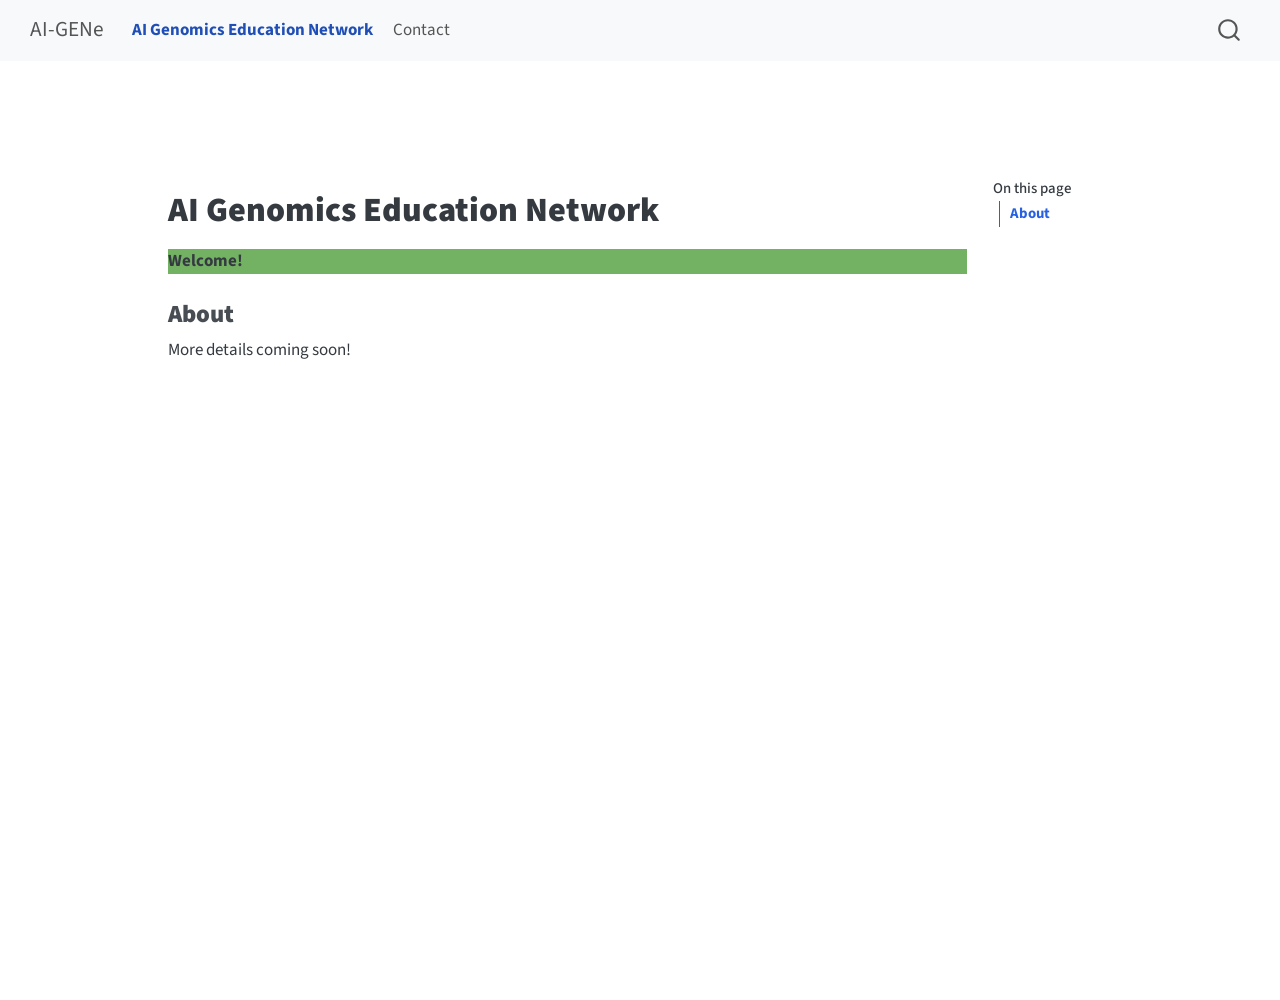
<file: docs/index.html>
<!DOCTYPE html>
<html xmlns="http://www.w3.org/1999/xhtml" lang="en" xml:lang="en"><head>

<meta charset="utf-8">
<meta name="generator" content="quarto-1.8.26">

<meta name="viewport" content="width=device-width, initial-scale=1.0, user-scalable=yes">


<title>AI Genomics Education Network – AI-GENe</title>
<style>
code{white-space: pre-wrap;}
span.smallcaps{font-variant: small-caps;}
div.columns{display: flex; gap: min(4vw, 1.5em);}
div.column{flex: auto; overflow-x: auto;}
div.hanging-indent{margin-left: 1.5em; text-indent: -1.5em;}
ul.task-list{list-style: none;}
ul.task-list li input[type="checkbox"] {
  width: 0.8em;
  margin: 0 0.8em 0.2em -1em; /* quarto-specific, see https://github.com/quarto-dev/quarto-cli/issues/4556 */ 
  vertical-align: middle;
}
</style>


<script src="site_libs/quarto-nav/quarto-nav.js"></script>
<script src="site_libs/quarto-nav/headroom.min.js"></script>
<script src="site_libs/clipboard/clipboard.min.js"></script>
<script src="site_libs/quarto-search/autocomplete.umd.js"></script>
<script src="site_libs/quarto-search/fuse.min.js"></script>
<script src="site_libs/quarto-search/quarto-search.js"></script>
<meta name="quarto:offset" content="./">
<script src="site_libs/quarto-html/quarto.js" type="module"></script>
<script src="site_libs/quarto-html/tabsets/tabsets.js" type="module"></script>
<script src="site_libs/quarto-html/axe/axe-check.js" type="module"></script>
<script src="site_libs/quarto-html/popper.min.js"></script>
<script src="site_libs/quarto-html/tippy.umd.min.js"></script>
<script src="site_libs/quarto-html/anchor.min.js"></script>
<link href="site_libs/quarto-html/tippy.css" rel="stylesheet">
<link href="site_libs/quarto-html/quarto-syntax-highlighting-587c61ba64f3a5504c4d52d930310e48.css" rel="stylesheet" id="quarto-text-highlighting-styles">
<script src="site_libs/bootstrap/bootstrap.min.js"></script>
<link href="site_libs/bootstrap/bootstrap-icons.css" rel="stylesheet">
<link href="site_libs/bootstrap/bootstrap-f53186b9ac0866246e638800b9d808a6.min.css" rel="stylesheet" append-hash="true" id="quarto-bootstrap" data-mode="light">
<script id="quarto-search-options" type="application/json">{
  "location": "navbar",
  "copy-button": false,
  "collapse-after": 3,
  "panel-placement": "end",
  "type": "overlay",
  "limit": 50,
  "keyboard-shortcut": [
    "f",
    "/",
    "s"
  ],
  "show-item-context": false,
  "language": {
    "search-no-results-text": "No results",
    "search-matching-documents-text": "matching documents",
    "search-copy-link-title": "Copy link to search",
    "search-hide-matches-text": "Hide additional matches",
    "search-more-match-text": "more match in this document",
    "search-more-matches-text": "more matches in this document",
    "search-clear-button-title": "Clear",
    "search-text-placeholder": "",
    "search-detached-cancel-button-title": "Cancel",
    "search-submit-button-title": "Submit",
    "search-label": "Search"
  }
}</script>


<link rel="stylesheet" href="assets/style_config_default.css">
<link rel="stylesheet" href="assets/style.css">
</head>

<body class="nav-fixed quarto-light">

<div id="quarto-search-results"></div>
  <header id="quarto-header" class="headroom fixed-top">
    <nav class="navbar navbar-expand-lg " data-bs-theme="dark">
      <div class="navbar-container container-fluid">
      <div class="navbar-brand-container mx-auto">
    <a class="navbar-brand" href="./index.html">
    <span class="navbar-title">AI-GENe</span>
    </a>
  </div>
            <div id="quarto-search" class="" title="Search"></div>
          <button class="navbar-toggler" type="button" data-bs-toggle="collapse" data-bs-target="#navbarCollapse" aria-controls="navbarCollapse" role="menu" aria-expanded="false" aria-label="Toggle navigation" onclick="if (window.quartoToggleHeadroom) { window.quartoToggleHeadroom(); }">
  <span class="navbar-toggler-icon"></span>
</button>
          <div class="collapse navbar-collapse" id="navbarCollapse">
            <ul class="navbar-nav navbar-nav-scroll me-auto">
  <li class="nav-item">
    <a class="nav-link active" href="./index.html" aria-current="page"> <i class="bi bi-fa-home" role="img">
</i> 
<span class="menu-text"><strong>AI Genomics Education Network</strong></span></a>
  </li>  
  <li class="nav-item">
    <a class="nav-link" href="./_contact.qmd"> 
<span class="menu-text">Contact</span></a>
  </li>  
</ul>
          </div> <!-- /navcollapse -->
            <div class="quarto-navbar-tools">
</div>
      </div> <!-- /container-fluid -->
    </nav>
</header>
<!-- content -->
<div id="quarto-content" class="quarto-container page-columns page-rows-contents page-layout-article page-navbar">
<!-- sidebar -->
<!-- margin-sidebar -->
    <div id="quarto-margin-sidebar" class="sidebar margin-sidebar">
        <nav id="TOC" role="doc-toc" class="toc-active">
    <h2 id="toc-title">On this page</h2>
   
  <ul>
  <li><a href="#about" id="toc-about" class="nav-link active" data-scroll-target="#about"><strong>About</strong></a></li>
  </ul>
</nav>
    </div>
<!-- main -->
<main class="content" id="quarto-document-content">

<header id="title-block-header" class="quarto-title-block default">
<div class="quarto-title">
<h1 class="title"><strong>AI Genomics Education Network</strong></h1>
</div>



<div class="quarto-title-meta">

    
  
    
  </div>
  


</header>


<div class="banner_color">
<p>Welcome!</p>
</div>
<section id="about" class="level3">
<h3 class="anchored" data-anchor-id="about"><strong>About</strong></h3>
<p>More details coming soon!</p>


</section>

</main> <!-- /main -->
<script id="quarto-html-after-body" type="application/javascript">
  window.document.addEventListener("DOMContentLoaded", function (event) {
    const icon = "";
    const anchorJS = new window.AnchorJS();
    anchorJS.options = {
      placement: 'right',
      icon: icon
    };
    anchorJS.add('.anchored');
    const isCodeAnnotation = (el) => {
      for (const clz of el.classList) {
        if (clz.startsWith('code-annotation-')) {                     
          return true;
        }
      }
      return false;
    }
    const onCopySuccess = function(e) {
      // button target
      const button = e.trigger;
      // don't keep focus
      button.blur();
      // flash "checked"
      button.classList.add('code-copy-button-checked');
      var currentTitle = button.getAttribute("title");
      button.setAttribute("title", "Copied!");
      let tooltip;
      if (window.bootstrap) {
        button.setAttribute("data-bs-toggle", "tooltip");
        button.setAttribute("data-bs-placement", "left");
        button.setAttribute("data-bs-title", "Copied!");
        tooltip = new bootstrap.Tooltip(button, 
          { trigger: "manual", 
            customClass: "code-copy-button-tooltip",
            offset: [0, -8]});
        tooltip.show();    
      }
      setTimeout(function() {
        if (tooltip) {
          tooltip.hide();
          button.removeAttribute("data-bs-title");
          button.removeAttribute("data-bs-toggle");
          button.removeAttribute("data-bs-placement");
        }
        button.setAttribute("title", currentTitle);
        button.classList.remove('code-copy-button-checked');
      }, 1000);
      // clear code selection
      e.clearSelection();
    }
    const getTextToCopy = function(trigger) {
      const outerScaffold = trigger.parentElement.cloneNode(true);
      const codeEl = outerScaffold.querySelector('code');
      for (const childEl of codeEl.children) {
        if (isCodeAnnotation(childEl)) {
          childEl.remove();
        }
      }
      return codeEl.innerText;
    }
    const clipboard = new window.ClipboardJS('.code-copy-button:not([data-in-quarto-modal])', {
      text: getTextToCopy
    });
    clipboard.on('success', onCopySuccess);
    if (window.document.getElementById('quarto-embedded-source-code-modal')) {
      const clipboardModal = new window.ClipboardJS('.code-copy-button[data-in-quarto-modal]', {
        text: getTextToCopy,
        container: window.document.getElementById('quarto-embedded-source-code-modal')
      });
      clipboardModal.on('success', onCopySuccess);
    }
      var localhostRegex = new RegExp(/^(?:http|https):\/\/localhost\:?[0-9]*\//);
      var mailtoRegex = new RegExp(/^mailto:/);
        var filterRegex = new RegExp('/' + window.location.host + '/');
      var isInternal = (href) => {
          return filterRegex.test(href) || localhostRegex.test(href) || mailtoRegex.test(href);
      }
      // Inspect non-navigation links and adorn them if external
     var links = window.document.querySelectorAll('a[href]:not(.nav-link):not(.navbar-brand):not(.toc-action):not(.sidebar-link):not(.sidebar-item-toggle):not(.pagination-link):not(.no-external):not([aria-hidden]):not(.dropdown-item):not(.quarto-navigation-tool):not(.about-link)');
      for (var i=0; i<links.length; i++) {
        const link = links[i];
        if (!isInternal(link.href)) {
          // undo the damage that might have been done by quarto-nav.js in the case of
          // links that we want to consider external
          if (link.dataset.originalHref !== undefined) {
            link.href = link.dataset.originalHref;
          }
        }
      }
    function tippyHover(el, contentFn, onTriggerFn, onUntriggerFn) {
      const config = {
        allowHTML: true,
        maxWidth: 500,
        delay: 100,
        arrow: false,
        appendTo: function(el) {
            return el.parentElement;
        },
        interactive: true,
        interactiveBorder: 10,
        theme: 'quarto',
        placement: 'bottom-start',
      };
      if (contentFn) {
        config.content = contentFn;
      }
      if (onTriggerFn) {
        config.onTrigger = onTriggerFn;
      }
      if (onUntriggerFn) {
        config.onUntrigger = onUntriggerFn;
      }
      window.tippy(el, config); 
    }
    const noterefs = window.document.querySelectorAll('a[role="doc-noteref"]');
    for (var i=0; i<noterefs.length; i++) {
      const ref = noterefs[i];
      tippyHover(ref, function() {
        // use id or data attribute instead here
        let href = ref.getAttribute('data-footnote-href') || ref.getAttribute('href');
        try { href = new URL(href).hash; } catch {}
        const id = href.replace(/^#\/?/, "");
        const note = window.document.getElementById(id);
        if (note) {
          return note.innerHTML;
        } else {
          return "";
        }
      });
    }
    const xrefs = window.document.querySelectorAll('a.quarto-xref');
    const processXRef = (id, note) => {
      // Strip column container classes
      const stripColumnClz = (el) => {
        el.classList.remove("page-full", "page-columns");
        if (el.children) {
          for (const child of el.children) {
            stripColumnClz(child);
          }
        }
      }
      stripColumnClz(note)
      if (id === null || id.startsWith('sec-')) {
        // Special case sections, only their first couple elements
        const container = document.createElement("div");
        if (note.children && note.children.length > 2) {
          container.appendChild(note.children[0].cloneNode(true));
          for (let i = 1; i < note.children.length; i++) {
            const child = note.children[i];
            if (child.tagName === "P" && child.innerText === "") {
              continue;
            } else {
              container.appendChild(child.cloneNode(true));
              break;
            }
          }
          if (window.Quarto?.typesetMath) {
            window.Quarto.typesetMath(container);
          }
          return container.innerHTML
        } else {
          if (window.Quarto?.typesetMath) {
            window.Quarto.typesetMath(note);
          }
          return note.innerHTML;
        }
      } else {
        // Remove any anchor links if they are present
        const anchorLink = note.querySelector('a.anchorjs-link');
        if (anchorLink) {
          anchorLink.remove();
        }
        if (window.Quarto?.typesetMath) {
          window.Quarto.typesetMath(note);
        }
        if (note.classList.contains("callout")) {
          return note.outerHTML;
        } else {
          return note.innerHTML;
        }
      }
    }
    for (var i=0; i<xrefs.length; i++) {
      const xref = xrefs[i];
      tippyHover(xref, undefined, function(instance) {
        instance.disable();
        let url = xref.getAttribute('href');
        let hash = undefined; 
        if (url.startsWith('#')) {
          hash = url;
        } else {
          try { hash = new URL(url).hash; } catch {}
        }
        if (hash) {
          const id = hash.replace(/^#\/?/, "");
          const note = window.document.getElementById(id);
          if (note !== null) {
            try {
              const html = processXRef(id, note.cloneNode(true));
              instance.setContent(html);
            } finally {
              instance.enable();
              instance.show();
            }
          } else {
            // See if we can fetch this
            fetch(url.split('#')[0])
            .then(res => res.text())
            .then(html => {
              const parser = new DOMParser();
              const htmlDoc = parser.parseFromString(html, "text/html");
              const note = htmlDoc.getElementById(id);
              if (note !== null) {
                const html = processXRef(id, note);
                instance.setContent(html);
              } 
            }).finally(() => {
              instance.enable();
              instance.show();
            });
          }
        } else {
          // See if we can fetch a full url (with no hash to target)
          // This is a special case and we should probably do some content thinning / targeting
          fetch(url)
          .then(res => res.text())
          .then(html => {
            const parser = new DOMParser();
            const htmlDoc = parser.parseFromString(html, "text/html");
            const note = htmlDoc.querySelector('main.content');
            if (note !== null) {
              // This should only happen for chapter cross references
              // (since there is no id in the URL)
              // remove the first header
              if (note.children.length > 0 && note.children[0].tagName === "HEADER") {
                note.children[0].remove();
              }
              const html = processXRef(null, note);
              instance.setContent(html);
            } 
          }).finally(() => {
            instance.enable();
            instance.show();
          });
        }
      }, function(instance) {
      });
    }
        let selectedAnnoteEl;
        const selectorForAnnotation = ( cell, annotation) => {
          let cellAttr = 'data-code-cell="' + cell + '"';
          let lineAttr = 'data-code-annotation="' +  annotation + '"';
          const selector = 'span[' + cellAttr + '][' + lineAttr + ']';
          return selector;
        }
        const selectCodeLines = (annoteEl) => {
          const doc = window.document;
          const targetCell = annoteEl.getAttribute("data-target-cell");
          const targetAnnotation = annoteEl.getAttribute("data-target-annotation");
          const annoteSpan = window.document.querySelector(selectorForAnnotation(targetCell, targetAnnotation));
          const lines = annoteSpan.getAttribute("data-code-lines").split(",");
          const lineIds = lines.map((line) => {
            return targetCell + "-" + line;
          })
          let top = null;
          let height = null;
          let parent = null;
          if (lineIds.length > 0) {
              //compute the position of the single el (top and bottom and make a div)
              const el = window.document.getElementById(lineIds[0]);
              top = el.offsetTop;
              height = el.offsetHeight;
              parent = el.parentElement.parentElement;
            if (lineIds.length > 1) {
              const lastEl = window.document.getElementById(lineIds[lineIds.length - 1]);
              const bottom = lastEl.offsetTop + lastEl.offsetHeight;
              height = bottom - top;
            }
            if (top !== null && height !== null && parent !== null) {
              // cook up a div (if necessary) and position it 
              let div = window.document.getElementById("code-annotation-line-highlight");
              if (div === null) {
                div = window.document.createElement("div");
                div.setAttribute("id", "code-annotation-line-highlight");
                div.style.position = 'absolute';
                parent.appendChild(div);
              }
              div.style.top = top - 2 + "px";
              div.style.height = height + 4 + "px";
              div.style.left = 0;
              let gutterDiv = window.document.getElementById("code-annotation-line-highlight-gutter");
              if (gutterDiv === null) {
                gutterDiv = window.document.createElement("div");
                gutterDiv.setAttribute("id", "code-annotation-line-highlight-gutter");
                gutterDiv.style.position = 'absolute';
                const codeCell = window.document.getElementById(targetCell);
                const gutter = codeCell.querySelector('.code-annotation-gutter');
                gutter.appendChild(gutterDiv);
              }
              gutterDiv.style.top = top - 2 + "px";
              gutterDiv.style.height = height + 4 + "px";
            }
            selectedAnnoteEl = annoteEl;
          }
        };
        const unselectCodeLines = () => {
          const elementsIds = ["code-annotation-line-highlight", "code-annotation-line-highlight-gutter"];
          elementsIds.forEach((elId) => {
            const div = window.document.getElementById(elId);
            if (div) {
              div.remove();
            }
          });
          selectedAnnoteEl = undefined;
        };
          // Handle positioning of the toggle
      window.addEventListener(
        "resize",
        throttle(() => {
          elRect = undefined;
          if (selectedAnnoteEl) {
            selectCodeLines(selectedAnnoteEl);
          }
        }, 10)
      );
      function throttle(fn, ms) {
      let throttle = false;
      let timer;
        return (...args) => {
          if(!throttle) { // first call gets through
              fn.apply(this, args);
              throttle = true;
          } else { // all the others get throttled
              if(timer) clearTimeout(timer); // cancel #2
              timer = setTimeout(() => {
                fn.apply(this, args);
                timer = throttle = false;
              }, ms);
          }
        };
      }
        // Attach click handler to the DT
        const annoteDls = window.document.querySelectorAll('dt[data-target-cell]');
        for (const annoteDlNode of annoteDls) {
          annoteDlNode.addEventListener('click', (event) => {
            const clickedEl = event.target;
            if (clickedEl !== selectedAnnoteEl) {
              unselectCodeLines();
              const activeEl = window.document.querySelector('dt[data-target-cell].code-annotation-active');
              if (activeEl) {
                activeEl.classList.remove('code-annotation-active');
              }
              selectCodeLines(clickedEl);
              clickedEl.classList.add('code-annotation-active');
            } else {
              // Unselect the line
              unselectCodeLines();
              clickedEl.classList.remove('code-annotation-active');
            }
          });
        }
    const findCites = (el) => {
      const parentEl = el.parentElement;
      if (parentEl) {
        const cites = parentEl.dataset.cites;
        if (cites) {
          return {
            el,
            cites: cites.split(' ')
          };
        } else {
          return findCites(el.parentElement)
        }
      } else {
        return undefined;
      }
    };
    var bibliorefs = window.document.querySelectorAll('a[role="doc-biblioref"]');
    for (var i=0; i<bibliorefs.length; i++) {
      const ref = bibliorefs[i];
      const citeInfo = findCites(ref);
      if (citeInfo) {
        tippyHover(citeInfo.el, function() {
          var popup = window.document.createElement('div');
          citeInfo.cites.forEach(function(cite) {
            var citeDiv = window.document.createElement('div');
            citeDiv.classList.add('hanging-indent');
            citeDiv.classList.add('csl-entry');
            var biblioDiv = window.document.getElementById('ref-' + cite);
            if (biblioDiv) {
              citeDiv.innerHTML = biblioDiv.innerHTML;
            }
            popup.appendChild(citeDiv);
          });
          return popup.innerHTML;
        });
      }
    }
  });
  </script>
</div> <!-- /content -->




</body></html>
</file>
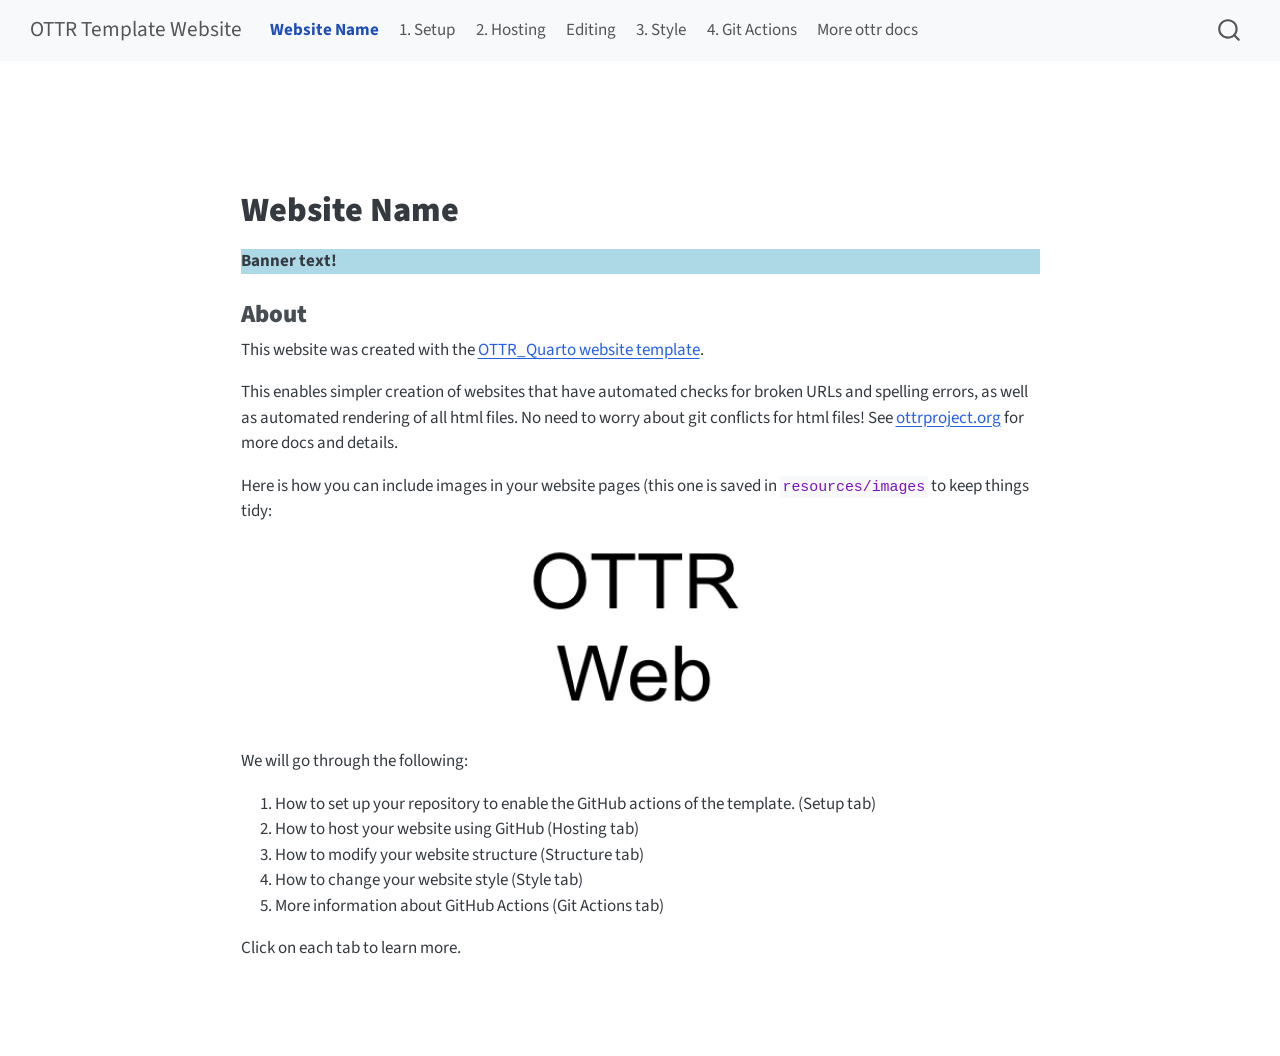
<file: docs/no_toc/index.html>
<!DOCTYPE html>
<html xmlns="http://www.w3.org/1999/xhtml" lang="en" xml:lang="en"><head>

<meta charset="utf-8">
<meta name="generator" content="quarto-1.5.57">

<meta name="viewport" content="width=device-width, initial-scale=1.0, user-scalable=yes">


<title>Website Name – OTTR Template Website</title>
<style>
code{white-space: pre-wrap;}
span.smallcaps{font-variant: small-caps;}
div.columns{display: flex; gap: min(4vw, 1.5em);}
div.column{flex: auto; overflow-x: auto;}
div.hanging-indent{margin-left: 1.5em; text-indent: -1.5em;}
ul.task-list{list-style: none;}
ul.task-list li input[type="checkbox"] {
  width: 0.8em;
  margin: 0 0.8em 0.2em -1em; /* quarto-specific, see https://github.com/quarto-dev/quarto-cli/issues/4556 */ 
  vertical-align: middle;
}
</style>


<script src="site_libs/quarto-nav/quarto-nav.js"></script>
<script src="site_libs/quarto-nav/headroom.min.js"></script>
<script src="site_libs/clipboard/clipboard.min.js"></script>
<script src="site_libs/quarto-search/autocomplete.umd.js"></script>
<script src="site_libs/quarto-search/fuse.min.js"></script>
<script src="site_libs/quarto-search/quarto-search.js"></script>
<meta name="quarto:offset" content="./">
<script src="site_libs/quarto-html/quarto.js"></script>
<script src="site_libs/quarto-html/popper.min.js"></script>
<script src="site_libs/quarto-html/tippy.umd.min.js"></script>
<script src="site_libs/quarto-html/anchor.min.js"></script>
<link href="site_libs/quarto-html/tippy.css" rel="stylesheet">
<link href="site_libs/quarto-html/quarto-syntax-highlighting.css" rel="stylesheet" id="quarto-text-highlighting-styles">
<script src="site_libs/bootstrap/bootstrap.min.js"></script>
<link href="site_libs/bootstrap/bootstrap-icons.css" rel="stylesheet">
<link href="site_libs/bootstrap/bootstrap.min.css" rel="stylesheet" id="quarto-bootstrap" data-mode="light">
<script id="quarto-search-options" type="application/json">{
  "location": "navbar",
  "copy-button": false,
  "collapse-after": 3,
  "panel-placement": "end",
  "type": "overlay",
  "limit": 50,
  "keyboard-shortcut": [
    "f",
    "/",
    "s"
  ],
  "show-item-context": false,
  "language": {
    "search-no-results-text": "No results",
    "search-matching-documents-text": "matching documents",
    "search-copy-link-title": "Copy link to search",
    "search-hide-matches-text": "Hide additional matches",
    "search-more-match-text": "more match in this document",
    "search-more-matches-text": "more matches in this document",
    "search-clear-button-title": "Clear",
    "search-text-placeholder": "",
    "search-detached-cancel-button-title": "Cancel",
    "search-submit-button-title": "Submit",
    "search-label": "Search"
  }
}</script>


<link rel="stylesheet" href="styles.css">
</head>

<body class="nav-fixed fullcontent">

<div id="quarto-search-results"></div>
  <header id="quarto-header" class="headroom fixed-top">
    <nav class="navbar navbar-expand-lg " data-bs-theme="dark">
      <div class="navbar-container container-fluid">
      <div class="navbar-brand-container mx-auto">
    <a class="navbar-brand" href="./index.html">
    <span class="navbar-title">OTTR Template Website</span>
    </a>
  </div>
            <div id="quarto-search" class="" title="Search"></div>
          <button class="navbar-toggler" type="button" data-bs-toggle="collapse" data-bs-target="#navbarCollapse" aria-controls="navbarCollapse" role="menu" aria-expanded="false" aria-label="Toggle navigation" onclick="if (window.quartoToggleHeadroom) { window.quartoToggleHeadroom(); }">
  <span class="navbar-toggler-icon"></span>
</button>
          <div class="collapse navbar-collapse" id="navbarCollapse">
            <ul class="navbar-nav navbar-nav-scroll me-auto">
  <li class="nav-item">
    <a class="nav-link active" href="./index.html" aria-current="page"> <i class="bi bi-fa-home" role="img">
</i> 
<span class="menu-text"><strong>Website Name</strong></span></a>
  </li>  
  <li class="nav-item">
    <a class="nav-link" href="./setup.html"> 
<span class="menu-text">1. Setup</span></a>
  </li>  
  <li class="nav-item">
    <a class="nav-link" href="./hosting.html"> 
<span class="menu-text">2. Hosting</span></a>
  </li>  
  <li class="nav-item">
    <a class="nav-link" href="./editing.html"> 
<span class="menu-text">Editing</span></a>
  </li>  
  <li class="nav-item">
    <a class="nav-link" href="./style.html"> 
<span class="menu-text">3. Style</span></a>
  </li>  
  <li class="nav-item">
    <a class="nav-link" href="./git_actions.html"> 
<span class="menu-text">4. Git Actions</span></a>
  </li>  
  <li class="nav-item">
    <a class="nav-link" href="https://www.ottrproject.org/"> 
<span class="menu-text">More ottr docs</span></a>
  </li>  
</ul>
          </div> <!-- /navcollapse -->
            <div class="quarto-navbar-tools">
</div>
      </div> <!-- /container-fluid -->
    </nav>
</header>
<!-- content -->
<div id="quarto-content" class="quarto-container page-columns page-rows-contents page-layout-article page-navbar">
<!-- sidebar -->
<!-- margin-sidebar -->
    
<!-- main -->
<main class="content" id="quarto-document-content">

<header id="title-block-header" class="quarto-title-block default">
<div class="quarto-title">
<h1 class="title"><strong>Website Name</strong></h1>
</div>



<div class="quarto-title-meta">

    
  
    
  </div>
  


</header>


<div class="banner_color">
<p>Banner text!</p>
</div>
<section id="about" class="level3">
<h3 class="anchored" data-anchor-id="about"><strong>About</strong></h3>
<p>This website was created with the <a href="https://github.com/ottrproject/OTTR_Quarto">OTTR_Quarto website template</a>.</p>
<p>This enables simpler creation of websites that have automated checks for broken URLs and spelling errors, as well as automated rendering of all html files. No need to worry about git conflicts for html files! See <a href="https://www.ottrproject.org/">ottrproject.org</a> for more docs and details.</p>
<p>Here is how you can include images in your website pages (this one is saved in <code>resources/images</code> to keep things tidy:</p>
<div class="cell" data-layout-align="center">
<div class="cell-output-display">
<div class="quarto-figure quarto-figure-center">
<figure class="figure">
<p><img src="resources/images/example_image.png" class="img-fluid quarto-figure quarto-figure-center figure-img" style="width:30.0%" alt="Example image"></p>
</figure>
</div>
</div>
</div>
<p>We will go through the following:</p>
<ol type="1">
<li>How to set up your repository to enable the GitHub actions of the template. (Setup tab)</li>
<li>How to host your website using GitHub (Hosting tab)</li>
<li>How to modify your website structure (Structure tab)</li>
<li>How to change your website style (Style tab)</li>
<li>More information about GitHub Actions (Git Actions tab)</li>
</ol>
<p>Click on each tab to learn more.</p>


</section>

</main> <!-- /main -->
<script id="quarto-html-after-body" type="application/javascript">
window.document.addEventListener("DOMContentLoaded", function (event) {
  const toggleBodyColorMode = (bsSheetEl) => {
    const mode = bsSheetEl.getAttribute("data-mode");
    const bodyEl = window.document.querySelector("body");
    if (mode === "dark") {
      bodyEl.classList.add("quarto-dark");
      bodyEl.classList.remove("quarto-light");
    } else {
      bodyEl.classList.add("quarto-light");
      bodyEl.classList.remove("quarto-dark");
    }
  }
  const toggleBodyColorPrimary = () => {
    const bsSheetEl = window.document.querySelector("link#quarto-bootstrap");
    if (bsSheetEl) {
      toggleBodyColorMode(bsSheetEl);
    }
  }
  toggleBodyColorPrimary();  
  const icon = "";
  const anchorJS = new window.AnchorJS();
  anchorJS.options = {
    placement: 'right',
    icon: icon
  };
  anchorJS.add('.anchored');
  const isCodeAnnotation = (el) => {
    for (const clz of el.classList) {
      if (clz.startsWith('code-annotation-')) {                     
        return true;
      }
    }
    return false;
  }
  const onCopySuccess = function(e) {
    // button target
    const button = e.trigger;
    // don't keep focus
    button.blur();
    // flash "checked"
    button.classList.add('code-copy-button-checked');
    var currentTitle = button.getAttribute("title");
    button.setAttribute("title", "Copied!");
    let tooltip;
    if (window.bootstrap) {
      button.setAttribute("data-bs-toggle", "tooltip");
      button.setAttribute("data-bs-placement", "left");
      button.setAttribute("data-bs-title", "Copied!");
      tooltip = new bootstrap.Tooltip(button, 
        { trigger: "manual", 
          customClass: "code-copy-button-tooltip",
          offset: [0, -8]});
      tooltip.show();    
    }
    setTimeout(function() {
      if (tooltip) {
        tooltip.hide();
        button.removeAttribute("data-bs-title");
        button.removeAttribute("data-bs-toggle");
        button.removeAttribute("data-bs-placement");
      }
      button.setAttribute("title", currentTitle);
      button.classList.remove('code-copy-button-checked');
    }, 1000);
    // clear code selection
    e.clearSelection();
  }
  const getTextToCopy = function(trigger) {
      const codeEl = trigger.previousElementSibling.cloneNode(true);
      for (const childEl of codeEl.children) {
        if (isCodeAnnotation(childEl)) {
          childEl.remove();
        }
      }
      return codeEl.innerText;
  }
  const clipboard = new window.ClipboardJS('.code-copy-button:not([data-in-quarto-modal])', {
    text: getTextToCopy
  });
  clipboard.on('success', onCopySuccess);
  if (window.document.getElementById('quarto-embedded-source-code-modal')) {
    // For code content inside modals, clipBoardJS needs to be initialized with a container option
    // TODO: Check when it could be a function (https://github.com/zenorocha/clipboard.js/issues/860)
    const clipboardModal = new window.ClipboardJS('.code-copy-button[data-in-quarto-modal]', {
      text: getTextToCopy,
      container: window.document.getElementById('quarto-embedded-source-code-modal')
    });
    clipboardModal.on('success', onCopySuccess);
  }
    var localhostRegex = new RegExp(/^(?:http|https):\/\/localhost\:?[0-9]*\//);
    var mailtoRegex = new RegExp(/^mailto:/);
      var filterRegex = new RegExp('/' + window.location.host + '/');
    var isInternal = (href) => {
        return filterRegex.test(href) || localhostRegex.test(href) || mailtoRegex.test(href);
    }
    // Inspect non-navigation links and adorn them if external
 	var links = window.document.querySelectorAll('a[href]:not(.nav-link):not(.navbar-brand):not(.toc-action):not(.sidebar-link):not(.sidebar-item-toggle):not(.pagination-link):not(.no-external):not([aria-hidden]):not(.dropdown-item):not(.quarto-navigation-tool):not(.about-link)');
    for (var i=0; i<links.length; i++) {
      const link = links[i];
      if (!isInternal(link.href)) {
        // undo the damage that might have been done by quarto-nav.js in the case of
        // links that we want to consider external
        if (link.dataset.originalHref !== undefined) {
          link.href = link.dataset.originalHref;
        }
      }
    }
  function tippyHover(el, contentFn, onTriggerFn, onUntriggerFn) {
    const config = {
      allowHTML: true,
      maxWidth: 500,
      delay: 100,
      arrow: false,
      appendTo: function(el) {
          return el.parentElement;
      },
      interactive: true,
      interactiveBorder: 10,
      theme: 'quarto',
      placement: 'bottom-start',
    };
    if (contentFn) {
      config.content = contentFn;
    }
    if (onTriggerFn) {
      config.onTrigger = onTriggerFn;
    }
    if (onUntriggerFn) {
      config.onUntrigger = onUntriggerFn;
    }
    window.tippy(el, config); 
  }
  const noterefs = window.document.querySelectorAll('a[role="doc-noteref"]');
  for (var i=0; i<noterefs.length; i++) {
    const ref = noterefs[i];
    tippyHover(ref, function() {
      // use id or data attribute instead here
      let href = ref.getAttribute('data-footnote-href') || ref.getAttribute('href');
      try { href = new URL(href).hash; } catch {}
      const id = href.replace(/^#\/?/, "");
      const note = window.document.getElementById(id);
      if (note) {
        return note.innerHTML;
      } else {
        return "";
      }
    });
  }
  const xrefs = window.document.querySelectorAll('a.quarto-xref');
  const processXRef = (id, note) => {
    // Strip column container classes
    const stripColumnClz = (el) => {
      el.classList.remove("page-full", "page-columns");
      if (el.children) {
        for (const child of el.children) {
          stripColumnClz(child);
        }
      }
    }
    stripColumnClz(note)
    if (id === null || id.startsWith('sec-')) {
      // Special case sections, only their first couple elements
      const container = document.createElement("div");
      if (note.children && note.children.length > 2) {
        container.appendChild(note.children[0].cloneNode(true));
        for (let i = 1; i < note.children.length; i++) {
          const child = note.children[i];
          if (child.tagName === "P" && child.innerText === "") {
            continue;
          } else {
            container.appendChild(child.cloneNode(true));
            break;
          }
        }
        if (window.Quarto?.typesetMath) {
          window.Quarto.typesetMath(container);
        }
        return container.innerHTML
      } else {
        if (window.Quarto?.typesetMath) {
          window.Quarto.typesetMath(note);
        }
        return note.innerHTML;
      }
    } else {
      // Remove any anchor links if they are present
      const anchorLink = note.querySelector('a.anchorjs-link');
      if (anchorLink) {
        anchorLink.remove();
      }
      if (window.Quarto?.typesetMath) {
        window.Quarto.typesetMath(note);
      }
      // TODO in 1.5, we should make sure this works without a callout special case
      if (note.classList.contains("callout")) {
        return note.outerHTML;
      } else {
        return note.innerHTML;
      }
    }
  }
  for (var i=0; i<xrefs.length; i++) {
    const xref = xrefs[i];
    tippyHover(xref, undefined, function(instance) {
      instance.disable();
      let url = xref.getAttribute('href');
      let hash = undefined; 
      if (url.startsWith('#')) {
        hash = url;
      } else {
        try { hash = new URL(url).hash; } catch {}
      }
      if (hash) {
        const id = hash.replace(/^#\/?/, "");
        const note = window.document.getElementById(id);
        if (note !== null) {
          try {
            const html = processXRef(id, note.cloneNode(true));
            instance.setContent(html);
          } finally {
            instance.enable();
            instance.show();
          }
        } else {
          // See if we can fetch this
          fetch(url.split('#')[0])
          .then(res => res.text())
          .then(html => {
            const parser = new DOMParser();
            const htmlDoc = parser.parseFromString(html, "text/html");
            const note = htmlDoc.getElementById(id);
            if (note !== null) {
              const html = processXRef(id, note);
              instance.setContent(html);
            } 
          }).finally(() => {
            instance.enable();
            instance.show();
          });
        }
      } else {
        // See if we can fetch a full url (with no hash to target)
        // This is a special case and we should probably do some content thinning / targeting
        fetch(url)
        .then(res => res.text())
        .then(html => {
          const parser = new DOMParser();
          const htmlDoc = parser.parseFromString(html, "text/html");
          const note = htmlDoc.querySelector('main.content');
          if (note !== null) {
            // This should only happen for chapter cross references
            // (since there is no id in the URL)
            // remove the first header
            if (note.children.length > 0 && note.children[0].tagName === "HEADER") {
              note.children[0].remove();
            }
            const html = processXRef(null, note);
            instance.setContent(html);
          } 
        }).finally(() => {
          instance.enable();
          instance.show();
        });
      }
    }, function(instance) {
    });
  }
      let selectedAnnoteEl;
      const selectorForAnnotation = ( cell, annotation) => {
        let cellAttr = 'data-code-cell="' + cell + '"';
        let lineAttr = 'data-code-annotation="' +  annotation + '"';
        const selector = 'span[' + cellAttr + '][' + lineAttr + ']';
        return selector;
      }
      const selectCodeLines = (annoteEl) => {
        const doc = window.document;
        const targetCell = annoteEl.getAttribute("data-target-cell");
        const targetAnnotation = annoteEl.getAttribute("data-target-annotation");
        const annoteSpan = window.document.querySelector(selectorForAnnotation(targetCell, targetAnnotation));
        const lines = annoteSpan.getAttribute("data-code-lines").split(",");
        const lineIds = lines.map((line) => {
          return targetCell + "-" + line;
        })
        let top = null;
        let height = null;
        let parent = null;
        if (lineIds.length > 0) {
            //compute the position of the single el (top and bottom and make a div)
            const el = window.document.getElementById(lineIds[0]);
            top = el.offsetTop;
            height = el.offsetHeight;
            parent = el.parentElement.parentElement;
          if (lineIds.length > 1) {
            const lastEl = window.document.getElementById(lineIds[lineIds.length - 1]);
            const bottom = lastEl.offsetTop + lastEl.offsetHeight;
            height = bottom - top;
          }
          if (top !== null && height !== null && parent !== null) {
            // cook up a div (if necessary) and position it 
            let div = window.document.getElementById("code-annotation-line-highlight");
            if (div === null) {
              div = window.document.createElement("div");
              div.setAttribute("id", "code-annotation-line-highlight");
              div.style.position = 'absolute';
              parent.appendChild(div);
            }
            div.style.top = top - 2 + "px";
            div.style.height = height + 4 + "px";
            div.style.left = 0;
            let gutterDiv = window.document.getElementById("code-annotation-line-highlight-gutter");
            if (gutterDiv === null) {
              gutterDiv = window.document.createElement("div");
              gutterDiv.setAttribute("id", "code-annotation-line-highlight-gutter");
              gutterDiv.style.position = 'absolute';
              const codeCell = window.document.getElementById(targetCell);
              const gutter = codeCell.querySelector('.code-annotation-gutter');
              gutter.appendChild(gutterDiv);
            }
            gutterDiv.style.top = top - 2 + "px";
            gutterDiv.style.height = height + 4 + "px";
          }
          selectedAnnoteEl = annoteEl;
        }
      };
      const unselectCodeLines = () => {
        const elementsIds = ["code-annotation-line-highlight", "code-annotation-line-highlight-gutter"];
        elementsIds.forEach((elId) => {
          const div = window.document.getElementById(elId);
          if (div) {
            div.remove();
          }
        });
        selectedAnnoteEl = undefined;
      };
        // Handle positioning of the toggle
    window.addEventListener(
      "resize",
      throttle(() => {
        elRect = undefined;
        if (selectedAnnoteEl) {
          selectCodeLines(selectedAnnoteEl);
        }
      }, 10)
    );
    function throttle(fn, ms) {
    let throttle = false;
    let timer;
      return (...args) => {
        if(!throttle) { // first call gets through
            fn.apply(this, args);
            throttle = true;
        } else { // all the others get throttled
            if(timer) clearTimeout(timer); // cancel #2
            timer = setTimeout(() => {
              fn.apply(this, args);
              timer = throttle = false;
            }, ms);
        }
      };
    }
      // Attach click handler to the DT
      const annoteDls = window.document.querySelectorAll('dt[data-target-cell]');
      for (const annoteDlNode of annoteDls) {
        annoteDlNode.addEventListener('click', (event) => {
          const clickedEl = event.target;
          if (clickedEl !== selectedAnnoteEl) {
            unselectCodeLines();
            const activeEl = window.document.querySelector('dt[data-target-cell].code-annotation-active');
            if (activeEl) {
              activeEl.classList.remove('code-annotation-active');
            }
            selectCodeLines(clickedEl);
            clickedEl.classList.add('code-annotation-active');
          } else {
            // Unselect the line
            unselectCodeLines();
            clickedEl.classList.remove('code-annotation-active');
          }
        });
      }
  const findCites = (el) => {
    const parentEl = el.parentElement;
    if (parentEl) {
      const cites = parentEl.dataset.cites;
      if (cites) {
        return {
          el,
          cites: cites.split(' ')
        };
      } else {
        return findCites(el.parentElement)
      }
    } else {
      return undefined;
    }
  };
  var bibliorefs = window.document.querySelectorAll('a[role="doc-biblioref"]');
  for (var i=0; i<bibliorefs.length; i++) {
    const ref = bibliorefs[i];
    const citeInfo = findCites(ref);
    if (citeInfo) {
      tippyHover(citeInfo.el, function() {
        var popup = window.document.createElement('div');
        citeInfo.cites.forEach(function(cite) {
          var citeDiv = window.document.createElement('div');
          citeDiv.classList.add('hanging-indent');
          citeDiv.classList.add('csl-entry');
          var biblioDiv = window.document.getElementById('ref-' + cite);
          if (biblioDiv) {
            citeDiv.innerHTML = biblioDiv.innerHTML;
          }
          popup.appendChild(citeDiv);
        });
        return popup.innerHTML;
      });
    }
  }
});
</script>
</div> <!-- /content -->




</body></html>
</file>
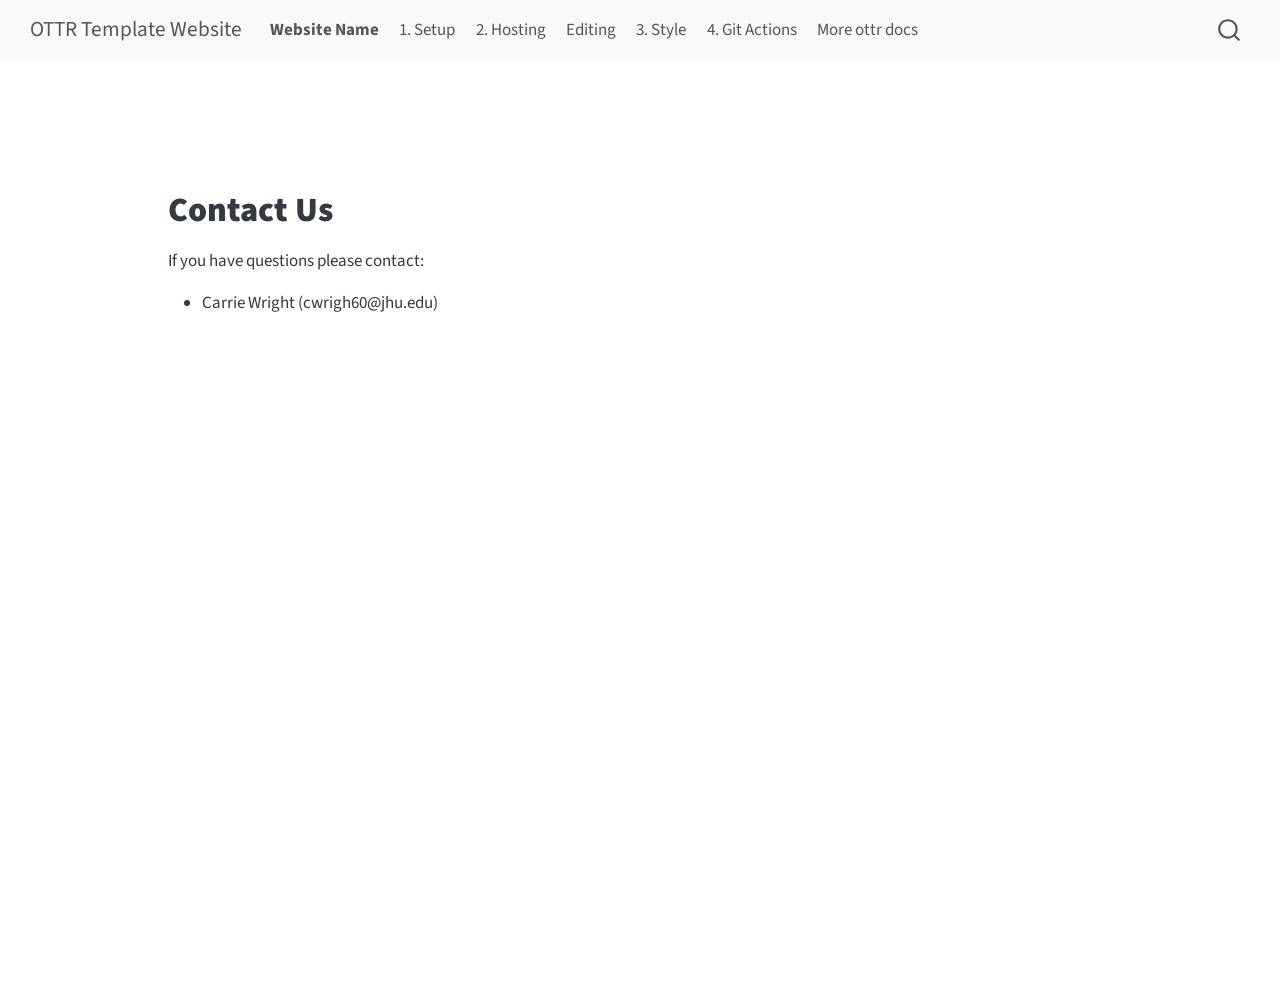
<file: docs/contact.html>
<!DOCTYPE html>
<html xmlns="http://www.w3.org/1999/xhtml" lang="en" xml:lang="en"><head>

<meta charset="utf-8">
<meta name="generator" content="quarto-1.8.26">

<meta name="viewport" content="width=device-width, initial-scale=1.0, user-scalable=yes">


<title>Contact Us – OTTR Template Website</title>
<style>
code{white-space: pre-wrap;}
span.smallcaps{font-variant: small-caps;}
div.columns{display: flex; gap: min(4vw, 1.5em);}
div.column{flex: auto; overflow-x: auto;}
div.hanging-indent{margin-left: 1.5em; text-indent: -1.5em;}
ul.task-list{list-style: none;}
ul.task-list li input[type="checkbox"] {
  width: 0.8em;
  margin: 0 0.8em 0.2em -1em; /* quarto-specific, see https://github.com/quarto-dev/quarto-cli/issues/4556 */ 
  vertical-align: middle;
}
</style>


<script src="site_libs/quarto-nav/quarto-nav.js"></script>
<script src="site_libs/quarto-nav/headroom.min.js"></script>
<script src="site_libs/clipboard/clipboard.min.js"></script>
<script src="site_libs/quarto-search/autocomplete.umd.js"></script>
<script src="site_libs/quarto-search/fuse.min.js"></script>
<script src="site_libs/quarto-search/quarto-search.js"></script>
<meta name="quarto:offset" content="./">
<script src="site_libs/quarto-html/quarto.js" type="module"></script>
<script src="site_libs/quarto-html/tabsets/tabsets.js" type="module"></script>
<script src="site_libs/quarto-html/axe/axe-check.js" type="module"></script>
<script src="site_libs/quarto-html/popper.min.js"></script>
<script src="site_libs/quarto-html/tippy.umd.min.js"></script>
<script src="site_libs/quarto-html/anchor.min.js"></script>
<link href="site_libs/quarto-html/tippy.css" rel="stylesheet">
<link href="site_libs/quarto-html/quarto-syntax-highlighting-587c61ba64f3a5504c4d52d930310e48.css" rel="stylesheet" id="quarto-text-highlighting-styles">
<script src="site_libs/bootstrap/bootstrap.min.js"></script>
<link href="site_libs/bootstrap/bootstrap-icons.css" rel="stylesheet">
<link href="site_libs/bootstrap/bootstrap-f53186b9ac0866246e638800b9d808a6.min.css" rel="stylesheet" append-hash="true" id="quarto-bootstrap" data-mode="light">
<script id="quarto-search-options" type="application/json">{
  "location": "navbar",
  "copy-button": false,
  "collapse-after": 3,
  "panel-placement": "end",
  "type": "overlay",
  "limit": 50,
  "keyboard-shortcut": [
    "f",
    "/",
    "s"
  ],
  "show-item-context": false,
  "language": {
    "search-no-results-text": "No results",
    "search-matching-documents-text": "matching documents",
    "search-copy-link-title": "Copy link to search",
    "search-hide-matches-text": "Hide additional matches",
    "search-more-match-text": "more match in this document",
    "search-more-matches-text": "more matches in this document",
    "search-clear-button-title": "Clear",
    "search-text-placeholder": "",
    "search-detached-cancel-button-title": "Cancel",
    "search-submit-button-title": "Submit",
    "search-label": "Search"
  }
}</script>


<link rel="stylesheet" href="assets/style_config_default.css">
<link rel="stylesheet" href="assets/style.css">
</head>

<body class="nav-fixed quarto-light">

<div id="quarto-search-results"></div>
  <header id="quarto-header" class="headroom fixed-top">
    <nav class="navbar navbar-expand-lg " data-bs-theme="dark">
      <div class="navbar-container container-fluid">
      <div class="navbar-brand-container mx-auto">
    <a class="navbar-brand" href="./index.html">
    <span class="navbar-title">OTTR Template Website</span>
    </a>
  </div>
            <div id="quarto-search" class="" title="Search"></div>
          <button class="navbar-toggler" type="button" data-bs-toggle="collapse" data-bs-target="#navbarCollapse" aria-controls="navbarCollapse" role="menu" aria-expanded="false" aria-label="Toggle navigation" onclick="if (window.quartoToggleHeadroom) { window.quartoToggleHeadroom(); }">
  <span class="navbar-toggler-icon"></span>
</button>
          <div class="collapse navbar-collapse" id="navbarCollapse">
            <ul class="navbar-nav navbar-nav-scroll me-auto">
  <li class="nav-item">
    <a class="nav-link" href="./index.html"> <i class="bi bi-fa-home" role="img">
</i> 
<span class="menu-text"><strong>Website Name</strong></span></a>
  </li>  
  <li class="nav-item">
    <a class="nav-link" href="./setup.html"> 
<span class="menu-text">1. Setup</span></a>
  </li>  
  <li class="nav-item">
    <a class="nav-link" href="./hosting.html"> 
<span class="menu-text">2. Hosting</span></a>
  </li>  
  <li class="nav-item">
    <a class="nav-link" href="./editing.html"> 
<span class="menu-text">Editing</span></a>
  </li>  
  <li class="nav-item">
    <a class="nav-link" href="./style.html"> 
<span class="menu-text">3. Style</span></a>
  </li>  
  <li class="nav-item">
    <a class="nav-link" href="./git_actions.html"> 
<span class="menu-text">4. Git Actions</span></a>
  </li>  
  <li class="nav-item">
    <a class="nav-link" href="https://www.ottrproject.org/"> 
<span class="menu-text">More ottr docs</span></a>
  </li>  
</ul>
          </div> <!-- /navcollapse -->
            <div class="quarto-navbar-tools">
</div>
      </div> <!-- /container-fluid -->
    </nav>
</header>
<!-- content -->
<div id="quarto-content" class="quarto-container page-columns page-rows-contents page-layout-article page-navbar">
<!-- sidebar -->
<!-- margin-sidebar -->
    <div id="quarto-margin-sidebar" class="sidebar margin-sidebar zindex-bottom">
        
    </div>
<!-- main -->
<main class="content" id="quarto-document-content">

<header id="title-block-header" class="quarto-title-block default">
<div class="quarto-title">
<h1 class="title"><strong>Contact Us</strong></h1>
</div>



<div class="quarto-title-meta">

    
  
    
  </div>
  


</header>


<p>If you have questions please contact:</p>
<ul>
<li>Carrie Wright (cwrigh60@jhu.edu)</li>
</ul>



</main> <!-- /main -->
<script id="quarto-html-after-body" type="application/javascript">
  window.document.addEventListener("DOMContentLoaded", function (event) {
    const icon = "";
    const anchorJS = new window.AnchorJS();
    anchorJS.options = {
      placement: 'right',
      icon: icon
    };
    anchorJS.add('.anchored');
    const isCodeAnnotation = (el) => {
      for (const clz of el.classList) {
        if (clz.startsWith('code-annotation-')) {                     
          return true;
        }
      }
      return false;
    }
    const onCopySuccess = function(e) {
      // button target
      const button = e.trigger;
      // don't keep focus
      button.blur();
      // flash "checked"
      button.classList.add('code-copy-button-checked');
      var currentTitle = button.getAttribute("title");
      button.setAttribute("title", "Copied!");
      let tooltip;
      if (window.bootstrap) {
        button.setAttribute("data-bs-toggle", "tooltip");
        button.setAttribute("data-bs-placement", "left");
        button.setAttribute("data-bs-title", "Copied!");
        tooltip = new bootstrap.Tooltip(button, 
          { trigger: "manual", 
            customClass: "code-copy-button-tooltip",
            offset: [0, -8]});
        tooltip.show();    
      }
      setTimeout(function() {
        if (tooltip) {
          tooltip.hide();
          button.removeAttribute("data-bs-title");
          button.removeAttribute("data-bs-toggle");
          button.removeAttribute("data-bs-placement");
        }
        button.setAttribute("title", currentTitle);
        button.classList.remove('code-copy-button-checked');
      }, 1000);
      // clear code selection
      e.clearSelection();
    }
    const getTextToCopy = function(trigger) {
      const outerScaffold = trigger.parentElement.cloneNode(true);
      const codeEl = outerScaffold.querySelector('code');
      for (const childEl of codeEl.children) {
        if (isCodeAnnotation(childEl)) {
          childEl.remove();
        }
      }
      return codeEl.innerText;
    }
    const clipboard = new window.ClipboardJS('.code-copy-button:not([data-in-quarto-modal])', {
      text: getTextToCopy
    });
    clipboard.on('success', onCopySuccess);
    if (window.document.getElementById('quarto-embedded-source-code-modal')) {
      const clipboardModal = new window.ClipboardJS('.code-copy-button[data-in-quarto-modal]', {
        text: getTextToCopy,
        container: window.document.getElementById('quarto-embedded-source-code-modal')
      });
      clipboardModal.on('success', onCopySuccess);
    }
      var localhostRegex = new RegExp(/^(?:http|https):\/\/localhost\:?[0-9]*\//);
      var mailtoRegex = new RegExp(/^mailto:/);
        var filterRegex = new RegExp('/' + window.location.host + '/');
      var isInternal = (href) => {
          return filterRegex.test(href) || localhostRegex.test(href) || mailtoRegex.test(href);
      }
      // Inspect non-navigation links and adorn them if external
     var links = window.document.querySelectorAll('a[href]:not(.nav-link):not(.navbar-brand):not(.toc-action):not(.sidebar-link):not(.sidebar-item-toggle):not(.pagination-link):not(.no-external):not([aria-hidden]):not(.dropdown-item):not(.quarto-navigation-tool):not(.about-link)');
      for (var i=0; i<links.length; i++) {
        const link = links[i];
        if (!isInternal(link.href)) {
          // undo the damage that might have been done by quarto-nav.js in the case of
          // links that we want to consider external
          if (link.dataset.originalHref !== undefined) {
            link.href = link.dataset.originalHref;
          }
        }
      }
    function tippyHover(el, contentFn, onTriggerFn, onUntriggerFn) {
      const config = {
        allowHTML: true,
        maxWidth: 500,
        delay: 100,
        arrow: false,
        appendTo: function(el) {
            return el.parentElement;
        },
        interactive: true,
        interactiveBorder: 10,
        theme: 'quarto',
        placement: 'bottom-start',
      };
      if (contentFn) {
        config.content = contentFn;
      }
      if (onTriggerFn) {
        config.onTrigger = onTriggerFn;
      }
      if (onUntriggerFn) {
        config.onUntrigger = onUntriggerFn;
      }
      window.tippy(el, config); 
    }
    const noterefs = window.document.querySelectorAll('a[role="doc-noteref"]');
    for (var i=0; i<noterefs.length; i++) {
      const ref = noterefs[i];
      tippyHover(ref, function() {
        // use id or data attribute instead here
        let href = ref.getAttribute('data-footnote-href') || ref.getAttribute('href');
        try { href = new URL(href).hash; } catch {}
        const id = href.replace(/^#\/?/, "");
        const note = window.document.getElementById(id);
        if (note) {
          return note.innerHTML;
        } else {
          return "";
        }
      });
    }
    const xrefs = window.document.querySelectorAll('a.quarto-xref');
    const processXRef = (id, note) => {
      // Strip column container classes
      const stripColumnClz = (el) => {
        el.classList.remove("page-full", "page-columns");
        if (el.children) {
          for (const child of el.children) {
            stripColumnClz(child);
          }
        }
      }
      stripColumnClz(note)
      if (id === null || id.startsWith('sec-')) {
        // Special case sections, only their first couple elements
        const container = document.createElement("div");
        if (note.children && note.children.length > 2) {
          container.appendChild(note.children[0].cloneNode(true));
          for (let i = 1; i < note.children.length; i++) {
            const child = note.children[i];
            if (child.tagName === "P" && child.innerText === "") {
              continue;
            } else {
              container.appendChild(child.cloneNode(true));
              break;
            }
          }
          if (window.Quarto?.typesetMath) {
            window.Quarto.typesetMath(container);
          }
          return container.innerHTML
        } else {
          if (window.Quarto?.typesetMath) {
            window.Quarto.typesetMath(note);
          }
          return note.innerHTML;
        }
      } else {
        // Remove any anchor links if they are present
        const anchorLink = note.querySelector('a.anchorjs-link');
        if (anchorLink) {
          anchorLink.remove();
        }
        if (window.Quarto?.typesetMath) {
          window.Quarto.typesetMath(note);
        }
        if (note.classList.contains("callout")) {
          return note.outerHTML;
        } else {
          return note.innerHTML;
        }
      }
    }
    for (var i=0; i<xrefs.length; i++) {
      const xref = xrefs[i];
      tippyHover(xref, undefined, function(instance) {
        instance.disable();
        let url = xref.getAttribute('href');
        let hash = undefined; 
        if (url.startsWith('#')) {
          hash = url;
        } else {
          try { hash = new URL(url).hash; } catch {}
        }
        if (hash) {
          const id = hash.replace(/^#\/?/, "");
          const note = window.document.getElementById(id);
          if (note !== null) {
            try {
              const html = processXRef(id, note.cloneNode(true));
              instance.setContent(html);
            } finally {
              instance.enable();
              instance.show();
            }
          } else {
            // See if we can fetch this
            fetch(url.split('#')[0])
            .then(res => res.text())
            .then(html => {
              const parser = new DOMParser();
              const htmlDoc = parser.parseFromString(html, "text/html");
              const note = htmlDoc.getElementById(id);
              if (note !== null) {
                const html = processXRef(id, note);
                instance.setContent(html);
              } 
            }).finally(() => {
              instance.enable();
              instance.show();
            });
          }
        } else {
          // See if we can fetch a full url (with no hash to target)
          // This is a special case and we should probably do some content thinning / targeting
          fetch(url)
          .then(res => res.text())
          .then(html => {
            const parser = new DOMParser();
            const htmlDoc = parser.parseFromString(html, "text/html");
            const note = htmlDoc.querySelector('main.content');
            if (note !== null) {
              // This should only happen for chapter cross references
              // (since there is no id in the URL)
              // remove the first header
              if (note.children.length > 0 && note.children[0].tagName === "HEADER") {
                note.children[0].remove();
              }
              const html = processXRef(null, note);
              instance.setContent(html);
            } 
          }).finally(() => {
            instance.enable();
            instance.show();
          });
        }
      }, function(instance) {
      });
    }
        let selectedAnnoteEl;
        const selectorForAnnotation = ( cell, annotation) => {
          let cellAttr = 'data-code-cell="' + cell + '"';
          let lineAttr = 'data-code-annotation="' +  annotation + '"';
          const selector = 'span[' + cellAttr + '][' + lineAttr + ']';
          return selector;
        }
        const selectCodeLines = (annoteEl) => {
          const doc = window.document;
          const targetCell = annoteEl.getAttribute("data-target-cell");
          const targetAnnotation = annoteEl.getAttribute("data-target-annotation");
          const annoteSpan = window.document.querySelector(selectorForAnnotation(targetCell, targetAnnotation));
          const lines = annoteSpan.getAttribute("data-code-lines").split(",");
          const lineIds = lines.map((line) => {
            return targetCell + "-" + line;
          })
          let top = null;
          let height = null;
          let parent = null;
          if (lineIds.length > 0) {
              //compute the position of the single el (top and bottom and make a div)
              const el = window.document.getElementById(lineIds[0]);
              top = el.offsetTop;
              height = el.offsetHeight;
              parent = el.parentElement.parentElement;
            if (lineIds.length > 1) {
              const lastEl = window.document.getElementById(lineIds[lineIds.length - 1]);
              const bottom = lastEl.offsetTop + lastEl.offsetHeight;
              height = bottom - top;
            }
            if (top !== null && height !== null && parent !== null) {
              // cook up a div (if necessary) and position it 
              let div = window.document.getElementById("code-annotation-line-highlight");
              if (div === null) {
                div = window.document.createElement("div");
                div.setAttribute("id", "code-annotation-line-highlight");
                div.style.position = 'absolute';
                parent.appendChild(div);
              }
              div.style.top = top - 2 + "px";
              div.style.height = height + 4 + "px";
              div.style.left = 0;
              let gutterDiv = window.document.getElementById("code-annotation-line-highlight-gutter");
              if (gutterDiv === null) {
                gutterDiv = window.document.createElement("div");
                gutterDiv.setAttribute("id", "code-annotation-line-highlight-gutter");
                gutterDiv.style.position = 'absolute';
                const codeCell = window.document.getElementById(targetCell);
                const gutter = codeCell.querySelector('.code-annotation-gutter');
                gutter.appendChild(gutterDiv);
              }
              gutterDiv.style.top = top - 2 + "px";
              gutterDiv.style.height = height + 4 + "px";
            }
            selectedAnnoteEl = annoteEl;
          }
        };
        const unselectCodeLines = () => {
          const elementsIds = ["code-annotation-line-highlight", "code-annotation-line-highlight-gutter"];
          elementsIds.forEach((elId) => {
            const div = window.document.getElementById(elId);
            if (div) {
              div.remove();
            }
          });
          selectedAnnoteEl = undefined;
        };
          // Handle positioning of the toggle
      window.addEventListener(
        "resize",
        throttle(() => {
          elRect = undefined;
          if (selectedAnnoteEl) {
            selectCodeLines(selectedAnnoteEl);
          }
        }, 10)
      );
      function throttle(fn, ms) {
      let throttle = false;
      let timer;
        return (...args) => {
          if(!throttle) { // first call gets through
              fn.apply(this, args);
              throttle = true;
          } else { // all the others get throttled
              if(timer) clearTimeout(timer); // cancel #2
              timer = setTimeout(() => {
                fn.apply(this, args);
                timer = throttle = false;
              }, ms);
          }
        };
      }
        // Attach click handler to the DT
        const annoteDls = window.document.querySelectorAll('dt[data-target-cell]');
        for (const annoteDlNode of annoteDls) {
          annoteDlNode.addEventListener('click', (event) => {
            const clickedEl = event.target;
            if (clickedEl !== selectedAnnoteEl) {
              unselectCodeLines();
              const activeEl = window.document.querySelector('dt[data-target-cell].code-annotation-active');
              if (activeEl) {
                activeEl.classList.remove('code-annotation-active');
              }
              selectCodeLines(clickedEl);
              clickedEl.classList.add('code-annotation-active');
            } else {
              // Unselect the line
              unselectCodeLines();
              clickedEl.classList.remove('code-annotation-active');
            }
          });
        }
    const findCites = (el) => {
      const parentEl = el.parentElement;
      if (parentEl) {
        const cites = parentEl.dataset.cites;
        if (cites) {
          return {
            el,
            cites: cites.split(' ')
          };
        } else {
          return findCites(el.parentElement)
        }
      } else {
        return undefined;
      }
    };
    var bibliorefs = window.document.querySelectorAll('a[role="doc-biblioref"]');
    for (var i=0; i<bibliorefs.length; i++) {
      const ref = bibliorefs[i];
      const citeInfo = findCites(ref);
      if (citeInfo) {
        tippyHover(citeInfo.el, function() {
          var popup = window.document.createElement('div');
          citeInfo.cites.forEach(function(cite) {
            var citeDiv = window.document.createElement('div');
            citeDiv.classList.add('hanging-indent');
            citeDiv.classList.add('csl-entry');
            var biblioDiv = window.document.getElementById('ref-' + cite);
            if (biblioDiv) {
              citeDiv.innerHTML = biblioDiv.innerHTML;
            }
            popup.appendChild(citeDiv);
          });
          return popup.innerHTML;
        });
      }
    }
  });
  </script>
</div> <!-- /content -->




</body></html>
</file>
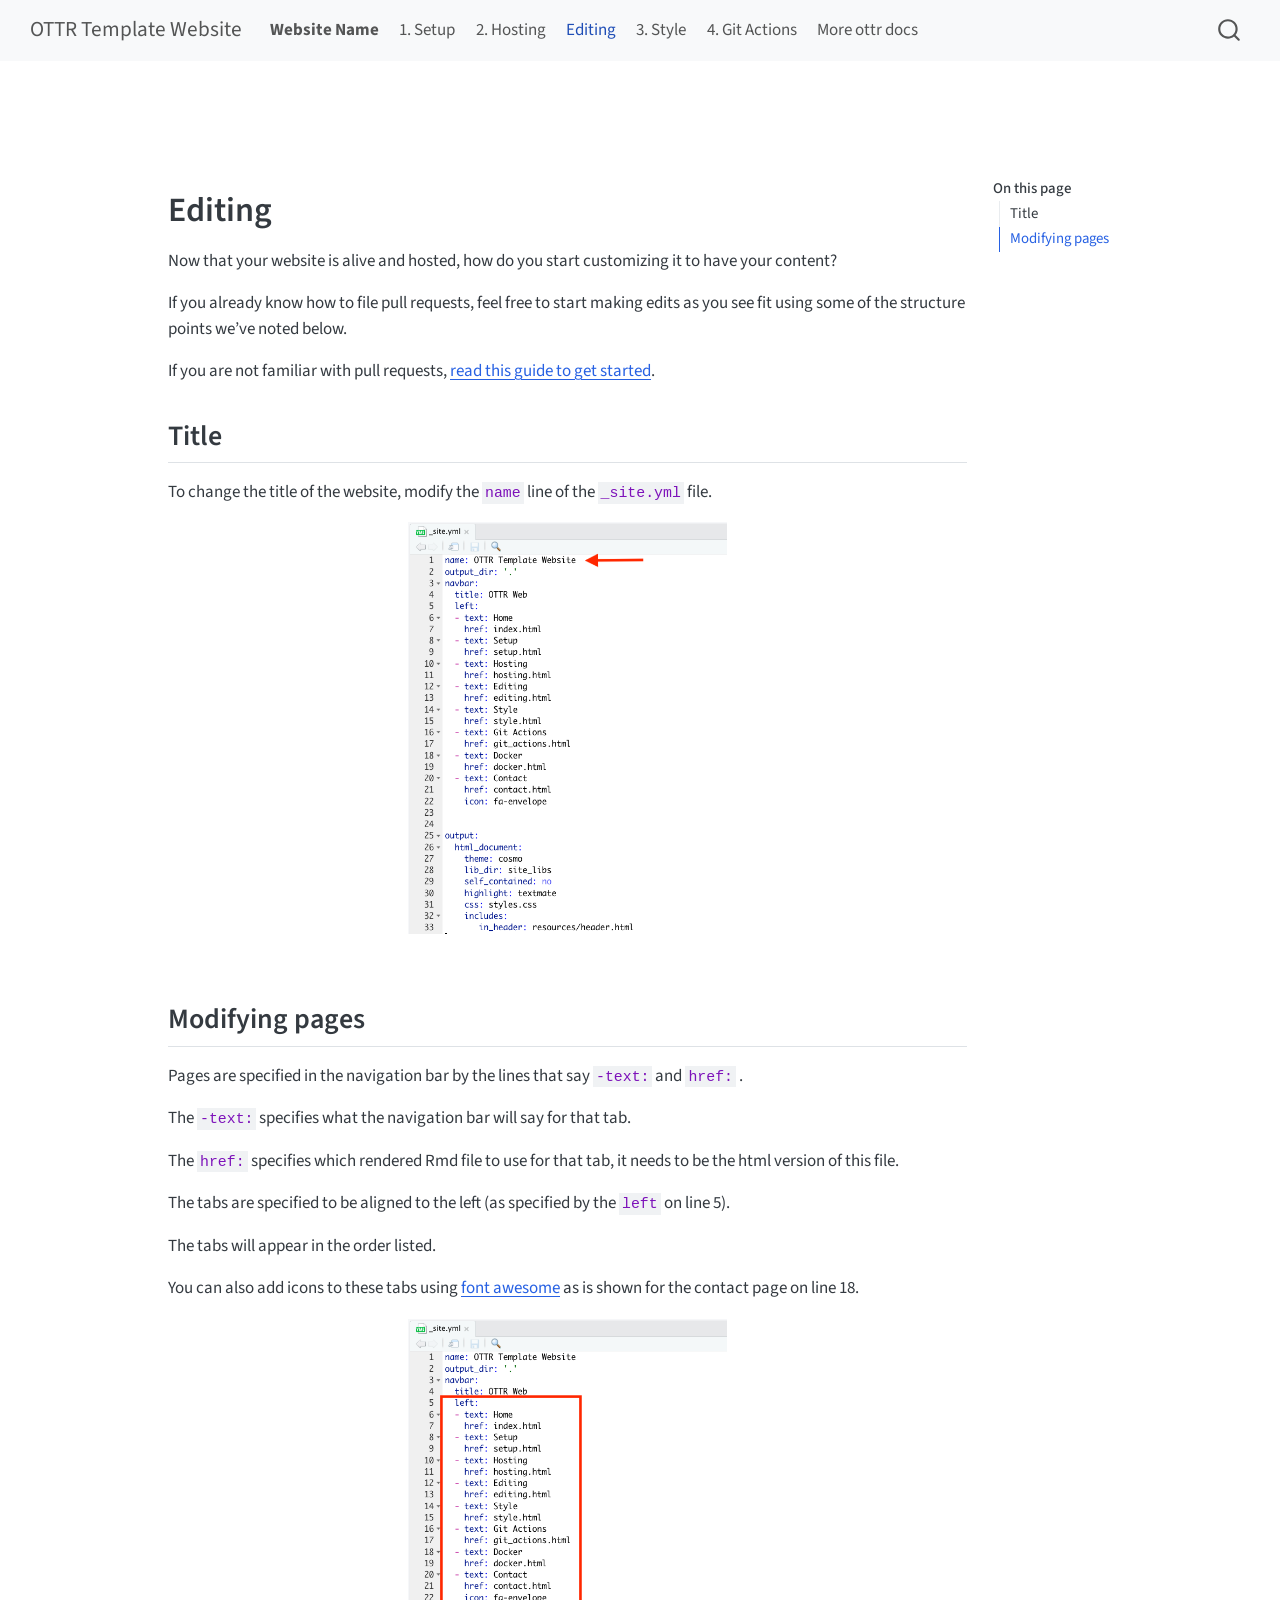
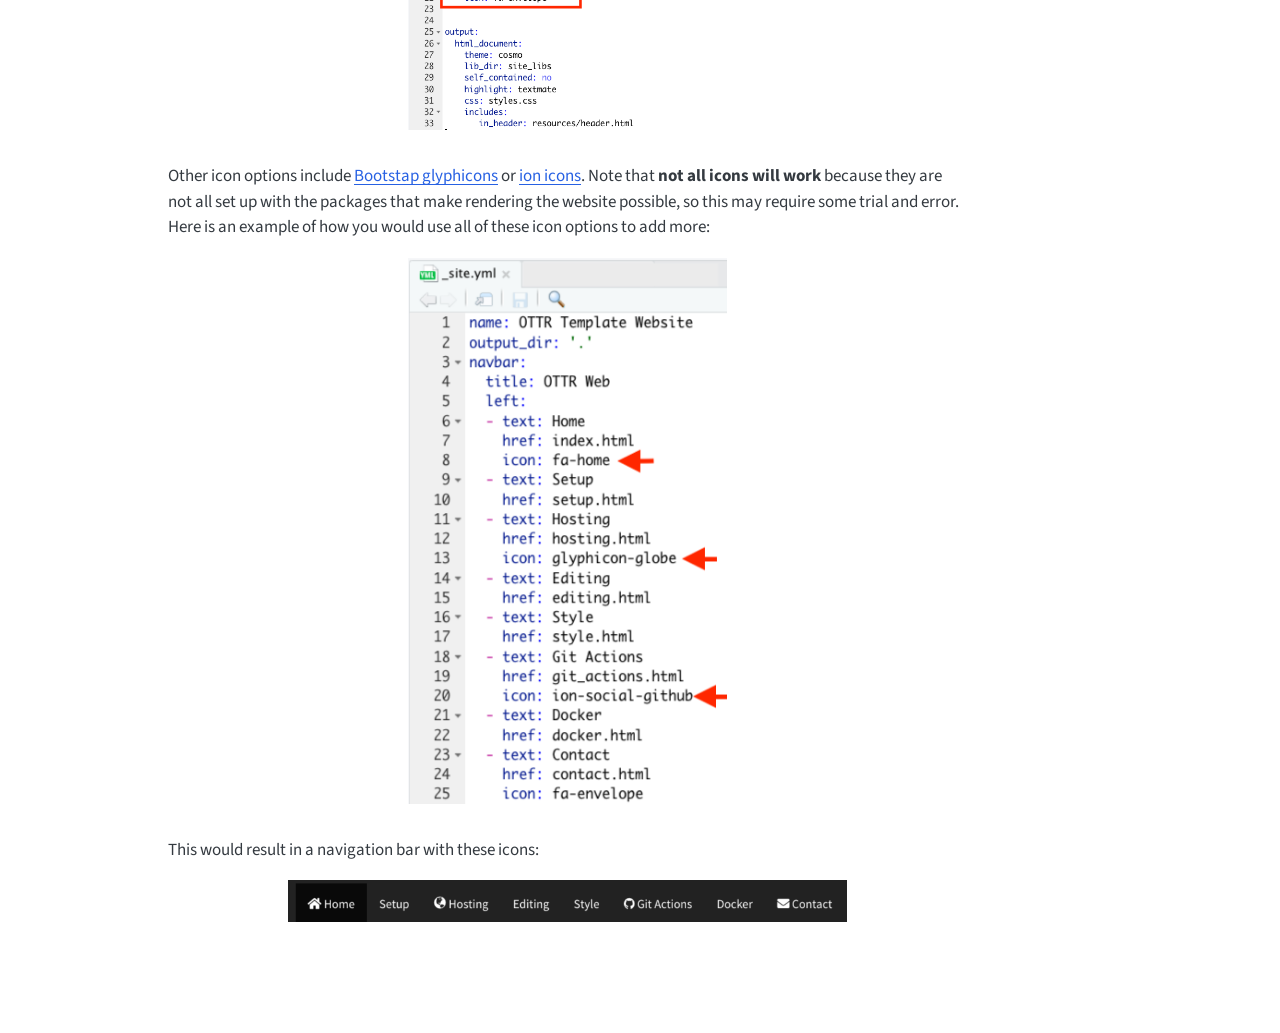
<file: docs/editing.html>
<!DOCTYPE html>
<html xmlns="http://www.w3.org/1999/xhtml" lang="en" xml:lang="en"><head>

<meta charset="utf-8">
<meta name="generator" content="quarto-1.8.26">

<meta name="viewport" content="width=device-width, initial-scale=1.0, user-scalable=yes">


<title>Editing – OTTR Template Website</title>
<style>
code{white-space: pre-wrap;}
span.smallcaps{font-variant: small-caps;}
div.columns{display: flex; gap: min(4vw, 1.5em);}
div.column{flex: auto; overflow-x: auto;}
div.hanging-indent{margin-left: 1.5em; text-indent: -1.5em;}
ul.task-list{list-style: none;}
ul.task-list li input[type="checkbox"] {
  width: 0.8em;
  margin: 0 0.8em 0.2em -1em; /* quarto-specific, see https://github.com/quarto-dev/quarto-cli/issues/4556 */ 
  vertical-align: middle;
}
</style>


<script src="site_libs/quarto-nav/quarto-nav.js"></script>
<script src="site_libs/quarto-nav/headroom.min.js"></script>
<script src="site_libs/clipboard/clipboard.min.js"></script>
<script src="site_libs/quarto-search/autocomplete.umd.js"></script>
<script src="site_libs/quarto-search/fuse.min.js"></script>
<script src="site_libs/quarto-search/quarto-search.js"></script>
<meta name="quarto:offset" content="./">
<script src="site_libs/quarto-html/quarto.js" type="module"></script>
<script src="site_libs/quarto-html/tabsets/tabsets.js" type="module"></script>
<script src="site_libs/quarto-html/axe/axe-check.js" type="module"></script>
<script src="site_libs/quarto-html/popper.min.js"></script>
<script src="site_libs/quarto-html/tippy.umd.min.js"></script>
<script src="site_libs/quarto-html/anchor.min.js"></script>
<link href="site_libs/quarto-html/tippy.css" rel="stylesheet">
<link href="site_libs/quarto-html/quarto-syntax-highlighting-587c61ba64f3a5504c4d52d930310e48.css" rel="stylesheet" id="quarto-text-highlighting-styles">
<script src="site_libs/bootstrap/bootstrap.min.js"></script>
<link href="site_libs/bootstrap/bootstrap-icons.css" rel="stylesheet">
<link href="site_libs/bootstrap/bootstrap-f53186b9ac0866246e638800b9d808a6.min.css" rel="stylesheet" append-hash="true" id="quarto-bootstrap" data-mode="light">
<script id="quarto-search-options" type="application/json">{
  "location": "navbar",
  "copy-button": false,
  "collapse-after": 3,
  "panel-placement": "end",
  "type": "overlay",
  "limit": 50,
  "keyboard-shortcut": [
    "f",
    "/",
    "s"
  ],
  "show-item-context": false,
  "language": {
    "search-no-results-text": "No results",
    "search-matching-documents-text": "matching documents",
    "search-copy-link-title": "Copy link to search",
    "search-hide-matches-text": "Hide additional matches",
    "search-more-match-text": "more match in this document",
    "search-more-matches-text": "more matches in this document",
    "search-clear-button-title": "Clear",
    "search-text-placeholder": "",
    "search-detached-cancel-button-title": "Cancel",
    "search-submit-button-title": "Submit",
    "search-label": "Search"
  }
}</script>


<link rel="stylesheet" href="assets/style_config_default.css">
<link rel="stylesheet" href="assets/style.css">
</head>

<body class="nav-fixed quarto-light">

<div id="quarto-search-results"></div>
  <header id="quarto-header" class="headroom fixed-top">
    <nav class="navbar navbar-expand-lg " data-bs-theme="dark">
      <div class="navbar-container container-fluid">
      <div class="navbar-brand-container mx-auto">
    <a class="navbar-brand" href="./index.html">
    <span class="navbar-title">OTTR Template Website</span>
    </a>
  </div>
            <div id="quarto-search" class="" title="Search"></div>
          <button class="navbar-toggler" type="button" data-bs-toggle="collapse" data-bs-target="#navbarCollapse" aria-controls="navbarCollapse" role="menu" aria-expanded="false" aria-label="Toggle navigation" onclick="if (window.quartoToggleHeadroom) { window.quartoToggleHeadroom(); }">
  <span class="navbar-toggler-icon"></span>
</button>
          <div class="collapse navbar-collapse" id="navbarCollapse">
            <ul class="navbar-nav navbar-nav-scroll me-auto">
  <li class="nav-item">
    <a class="nav-link" href="./index.html"> <i class="bi bi-fa-home" role="img">
</i> 
<span class="menu-text"><strong>Website Name</strong></span></a>
  </li>  
  <li class="nav-item">
    <a class="nav-link" href="./setup.html"> 
<span class="menu-text">1. Setup</span></a>
  </li>  
  <li class="nav-item">
    <a class="nav-link" href="./hosting.html"> 
<span class="menu-text">2. Hosting</span></a>
  </li>  
  <li class="nav-item">
    <a class="nav-link active" href="./editing.html" aria-current="page"> 
<span class="menu-text">Editing</span></a>
  </li>  
  <li class="nav-item">
    <a class="nav-link" href="./style.html"> 
<span class="menu-text">3. Style</span></a>
  </li>  
  <li class="nav-item">
    <a class="nav-link" href="./git_actions.html"> 
<span class="menu-text">4. Git Actions</span></a>
  </li>  
  <li class="nav-item">
    <a class="nav-link" href="https://www.ottrproject.org/"> 
<span class="menu-text">More ottr docs</span></a>
  </li>  
</ul>
          </div> <!-- /navcollapse -->
            <div class="quarto-navbar-tools">
</div>
      </div> <!-- /container-fluid -->
    </nav>
</header>
<!-- content -->
<div id="quarto-content" class="quarto-container page-columns page-rows-contents page-layout-article page-navbar">
<!-- sidebar -->
<!-- margin-sidebar -->
    <div id="quarto-margin-sidebar" class="sidebar margin-sidebar">
        <nav id="TOC" role="doc-toc" class="toc-active">
    <h2 id="toc-title">On this page</h2>
   
  <ul>
  <li><a href="#title" id="toc-title" class="nav-link active" data-scroll-target="#title">Title</a></li>
  <li><a href="#modifying-pages" id="toc-modifying-pages" class="nav-link" data-scroll-target="#modifying-pages">Modifying pages</a></li>
  </ul>
</nav>
    </div>
<!-- main -->
<main class="content" id="quarto-document-content">

<header id="title-block-header" class="quarto-title-block default">
<div class="quarto-title">
<h1 class="title">Editing</h1>
</div>



<div class="quarto-title-meta">

    
  
    
  </div>
  


</header>


<p>Now that your website is alive and hosted, how do you start customizing it to have your content?</p>
<p>If you already know how to file pull requests, feel free to start making edits as you see fit using some of the structure points we’ve noted below.</p>
<p>If you are not familiar with pull requests, <a href="https://www.ottrproject.org/editing_website.html">read this guide to get started</a>.</p>
<section id="title" class="level2">
<h2 class="anchored" data-anchor-id="title">Title</h2>
<p>To change the title of the website, modify the <code>name</code> line of the <code>_site.yml</code> file.</p>
<div class="cell" data-layout-align="center">
<div class="cell-output-display">
<div class="quarto-figure quarto-figure-center">
<figure class="figure">
<p><img src="resources/images/title.png" class="img-fluid quarto-figure quarto-figure-center figure-img" style="width:40.0%" alt="Change title"></p>
</figure>
</div>
</div>
</div>
</section>
<section id="modifying-pages" class="level2">
<h2 class="anchored" data-anchor-id="modifying-pages">Modifying pages</h2>
<p>Pages are specified in the navigation bar by the lines that say <code>-text:</code> and <code>href:</code> .</p>
<p>The <code>-text:</code> specifies what the navigation bar will say for that tab.</p>
<p>The <code>href:</code> specifies which rendered Rmd file to use for that tab, it needs to be the html version of this file.</p>
<p>The tabs are specified to be aligned to the left (as specified by the <code>left</code> on line 5).</p>
<p>The tabs will appear in the order listed.</p>
<p>You can also add icons to these tabs using <a href="https://fontawesome.com/">font awesome</a> as is shown for the contact page on line 18.</p>
<div class="cell" data-layout-align="center">
<div class="cell-output-display">
<div class="quarto-figure quarto-figure-center">
<figure class="figure">
<p><img src="resources/images/page_modification.png" class="img-fluid quarto-figure quarto-figure-center figure-img" style="width:40.0%" alt="Page modification"></p>
</figure>
</div>
</div>
</div>
<p>Other icon options include <a href="https://www.w3schools.com/bootstrap/bootstrap_ref_comp_glyphs.asp">Bootstap glyphicons</a> or <a href="https://ionic.io/ionicons">ion icons</a>. Note that <strong>not all icons will work</strong> because they are not all set up with the packages that make rendering the website possible, so this may require some trial and error. Here is an example of how you would use all of these icon options to add more:</p>
<div class="cell" data-layout-align="center">
<div class="cell-output-display">
<div class="quarto-figure quarto-figure-center">
<figure class="figure">
<p><img src="resources/images/more_icons.png" class="img-fluid quarto-figure quarto-figure-center figure-img" style="width:40.0%" alt="more icon options"></p>
</figure>
</div>
</div>
</div>
<p>This would result in a navigation bar with these icons:</p>
<div class="cell" data-layout-align="center">
<div class="cell-output-display">
<div class="quarto-figure quarto-figure-center">
<figure class="figure">
<p><img src="resources/images/more_icons_result.png" class="img-fluid quarto-figure quarto-figure-center figure-img" style="width:70.0%" alt="more icon options"></p>
</figure>
</div>
</div>
</div>


</section>

</main> <!-- /main -->
<script id="quarto-html-after-body" type="application/javascript">
  window.document.addEventListener("DOMContentLoaded", function (event) {
    const icon = "";
    const anchorJS = new window.AnchorJS();
    anchorJS.options = {
      placement: 'right',
      icon: icon
    };
    anchorJS.add('.anchored');
    const isCodeAnnotation = (el) => {
      for (const clz of el.classList) {
        if (clz.startsWith('code-annotation-')) {                     
          return true;
        }
      }
      return false;
    }
    const onCopySuccess = function(e) {
      // button target
      const button = e.trigger;
      // don't keep focus
      button.blur();
      // flash "checked"
      button.classList.add('code-copy-button-checked');
      var currentTitle = button.getAttribute("title");
      button.setAttribute("title", "Copied!");
      let tooltip;
      if (window.bootstrap) {
        button.setAttribute("data-bs-toggle", "tooltip");
        button.setAttribute("data-bs-placement", "left");
        button.setAttribute("data-bs-title", "Copied!");
        tooltip = new bootstrap.Tooltip(button, 
          { trigger: "manual", 
            customClass: "code-copy-button-tooltip",
            offset: [0, -8]});
        tooltip.show();    
      }
      setTimeout(function() {
        if (tooltip) {
          tooltip.hide();
          button.removeAttribute("data-bs-title");
          button.removeAttribute("data-bs-toggle");
          button.removeAttribute("data-bs-placement");
        }
        button.setAttribute("title", currentTitle);
        button.classList.remove('code-copy-button-checked');
      }, 1000);
      // clear code selection
      e.clearSelection();
    }
    const getTextToCopy = function(trigger) {
      const outerScaffold = trigger.parentElement.cloneNode(true);
      const codeEl = outerScaffold.querySelector('code');
      for (const childEl of codeEl.children) {
        if (isCodeAnnotation(childEl)) {
          childEl.remove();
        }
      }
      return codeEl.innerText;
    }
    const clipboard = new window.ClipboardJS('.code-copy-button:not([data-in-quarto-modal])', {
      text: getTextToCopy
    });
    clipboard.on('success', onCopySuccess);
    if (window.document.getElementById('quarto-embedded-source-code-modal')) {
      const clipboardModal = new window.ClipboardJS('.code-copy-button[data-in-quarto-modal]', {
        text: getTextToCopy,
        container: window.document.getElementById('quarto-embedded-source-code-modal')
      });
      clipboardModal.on('success', onCopySuccess);
    }
      var localhostRegex = new RegExp(/^(?:http|https):\/\/localhost\:?[0-9]*\//);
      var mailtoRegex = new RegExp(/^mailto:/);
        var filterRegex = new RegExp('/' + window.location.host + '/');
      var isInternal = (href) => {
          return filterRegex.test(href) || localhostRegex.test(href) || mailtoRegex.test(href);
      }
      // Inspect non-navigation links and adorn them if external
     var links = window.document.querySelectorAll('a[href]:not(.nav-link):not(.navbar-brand):not(.toc-action):not(.sidebar-link):not(.sidebar-item-toggle):not(.pagination-link):not(.no-external):not([aria-hidden]):not(.dropdown-item):not(.quarto-navigation-tool):not(.about-link)');
      for (var i=0; i<links.length; i++) {
        const link = links[i];
        if (!isInternal(link.href)) {
          // undo the damage that might have been done by quarto-nav.js in the case of
          // links that we want to consider external
          if (link.dataset.originalHref !== undefined) {
            link.href = link.dataset.originalHref;
          }
        }
      }
    function tippyHover(el, contentFn, onTriggerFn, onUntriggerFn) {
      const config = {
        allowHTML: true,
        maxWidth: 500,
        delay: 100,
        arrow: false,
        appendTo: function(el) {
            return el.parentElement;
        },
        interactive: true,
        interactiveBorder: 10,
        theme: 'quarto',
        placement: 'bottom-start',
      };
      if (contentFn) {
        config.content = contentFn;
      }
      if (onTriggerFn) {
        config.onTrigger = onTriggerFn;
      }
      if (onUntriggerFn) {
        config.onUntrigger = onUntriggerFn;
      }
      window.tippy(el, config); 
    }
    const noterefs = window.document.querySelectorAll('a[role="doc-noteref"]');
    for (var i=0; i<noterefs.length; i++) {
      const ref = noterefs[i];
      tippyHover(ref, function() {
        // use id or data attribute instead here
        let href = ref.getAttribute('data-footnote-href') || ref.getAttribute('href');
        try { href = new URL(href).hash; } catch {}
        const id = href.replace(/^#\/?/, "");
        const note = window.document.getElementById(id);
        if (note) {
          return note.innerHTML;
        } else {
          return "";
        }
      });
    }
    const xrefs = window.document.querySelectorAll('a.quarto-xref');
    const processXRef = (id, note) => {
      // Strip column container classes
      const stripColumnClz = (el) => {
        el.classList.remove("page-full", "page-columns");
        if (el.children) {
          for (const child of el.children) {
            stripColumnClz(child);
          }
        }
      }
      stripColumnClz(note)
      if (id === null || id.startsWith('sec-')) {
        // Special case sections, only their first couple elements
        const container = document.createElement("div");
        if (note.children && note.children.length > 2) {
          container.appendChild(note.children[0].cloneNode(true));
          for (let i = 1; i < note.children.length; i++) {
            const child = note.children[i];
            if (child.tagName === "P" && child.innerText === "") {
              continue;
            } else {
              container.appendChild(child.cloneNode(true));
              break;
            }
          }
          if (window.Quarto?.typesetMath) {
            window.Quarto.typesetMath(container);
          }
          return container.innerHTML
        } else {
          if (window.Quarto?.typesetMath) {
            window.Quarto.typesetMath(note);
          }
          return note.innerHTML;
        }
      } else {
        // Remove any anchor links if they are present
        const anchorLink = note.querySelector('a.anchorjs-link');
        if (anchorLink) {
          anchorLink.remove();
        }
        if (window.Quarto?.typesetMath) {
          window.Quarto.typesetMath(note);
        }
        if (note.classList.contains("callout")) {
          return note.outerHTML;
        } else {
          return note.innerHTML;
        }
      }
    }
    for (var i=0; i<xrefs.length; i++) {
      const xref = xrefs[i];
      tippyHover(xref, undefined, function(instance) {
        instance.disable();
        let url = xref.getAttribute('href');
        let hash = undefined; 
        if (url.startsWith('#')) {
          hash = url;
        } else {
          try { hash = new URL(url).hash; } catch {}
        }
        if (hash) {
          const id = hash.replace(/^#\/?/, "");
          const note = window.document.getElementById(id);
          if (note !== null) {
            try {
              const html = processXRef(id, note.cloneNode(true));
              instance.setContent(html);
            } finally {
              instance.enable();
              instance.show();
            }
          } else {
            // See if we can fetch this
            fetch(url.split('#')[0])
            .then(res => res.text())
            .then(html => {
              const parser = new DOMParser();
              const htmlDoc = parser.parseFromString(html, "text/html");
              const note = htmlDoc.getElementById(id);
              if (note !== null) {
                const html = processXRef(id, note);
                instance.setContent(html);
              } 
            }).finally(() => {
              instance.enable();
              instance.show();
            });
          }
        } else {
          // See if we can fetch a full url (with no hash to target)
          // This is a special case and we should probably do some content thinning / targeting
          fetch(url)
          .then(res => res.text())
          .then(html => {
            const parser = new DOMParser();
            const htmlDoc = parser.parseFromString(html, "text/html");
            const note = htmlDoc.querySelector('main.content');
            if (note !== null) {
              // This should only happen for chapter cross references
              // (since there is no id in the URL)
              // remove the first header
              if (note.children.length > 0 && note.children[0].tagName === "HEADER") {
                note.children[0].remove();
              }
              const html = processXRef(null, note);
              instance.setContent(html);
            } 
          }).finally(() => {
            instance.enable();
            instance.show();
          });
        }
      }, function(instance) {
      });
    }
        let selectedAnnoteEl;
        const selectorForAnnotation = ( cell, annotation) => {
          let cellAttr = 'data-code-cell="' + cell + '"';
          let lineAttr = 'data-code-annotation="' +  annotation + '"';
          const selector = 'span[' + cellAttr + '][' + lineAttr + ']';
          return selector;
        }
        const selectCodeLines = (annoteEl) => {
          const doc = window.document;
          const targetCell = annoteEl.getAttribute("data-target-cell");
          const targetAnnotation = annoteEl.getAttribute("data-target-annotation");
          const annoteSpan = window.document.querySelector(selectorForAnnotation(targetCell, targetAnnotation));
          const lines = annoteSpan.getAttribute("data-code-lines").split(",");
          const lineIds = lines.map((line) => {
            return targetCell + "-" + line;
          })
          let top = null;
          let height = null;
          let parent = null;
          if (lineIds.length > 0) {
              //compute the position of the single el (top and bottom and make a div)
              const el = window.document.getElementById(lineIds[0]);
              top = el.offsetTop;
              height = el.offsetHeight;
              parent = el.parentElement.parentElement;
            if (lineIds.length > 1) {
              const lastEl = window.document.getElementById(lineIds[lineIds.length - 1]);
              const bottom = lastEl.offsetTop + lastEl.offsetHeight;
              height = bottom - top;
            }
            if (top !== null && height !== null && parent !== null) {
              // cook up a div (if necessary) and position it 
              let div = window.document.getElementById("code-annotation-line-highlight");
              if (div === null) {
                div = window.document.createElement("div");
                div.setAttribute("id", "code-annotation-line-highlight");
                div.style.position = 'absolute';
                parent.appendChild(div);
              }
              div.style.top = top - 2 + "px";
              div.style.height = height + 4 + "px";
              div.style.left = 0;
              let gutterDiv = window.document.getElementById("code-annotation-line-highlight-gutter");
              if (gutterDiv === null) {
                gutterDiv = window.document.createElement("div");
                gutterDiv.setAttribute("id", "code-annotation-line-highlight-gutter");
                gutterDiv.style.position = 'absolute';
                const codeCell = window.document.getElementById(targetCell);
                const gutter = codeCell.querySelector('.code-annotation-gutter');
                gutter.appendChild(gutterDiv);
              }
              gutterDiv.style.top = top - 2 + "px";
              gutterDiv.style.height = height + 4 + "px";
            }
            selectedAnnoteEl = annoteEl;
          }
        };
        const unselectCodeLines = () => {
          const elementsIds = ["code-annotation-line-highlight", "code-annotation-line-highlight-gutter"];
          elementsIds.forEach((elId) => {
            const div = window.document.getElementById(elId);
            if (div) {
              div.remove();
            }
          });
          selectedAnnoteEl = undefined;
        };
          // Handle positioning of the toggle
      window.addEventListener(
        "resize",
        throttle(() => {
          elRect = undefined;
          if (selectedAnnoteEl) {
            selectCodeLines(selectedAnnoteEl);
          }
        }, 10)
      );
      function throttle(fn, ms) {
      let throttle = false;
      let timer;
        return (...args) => {
          if(!throttle) { // first call gets through
              fn.apply(this, args);
              throttle = true;
          } else { // all the others get throttled
              if(timer) clearTimeout(timer); // cancel #2
              timer = setTimeout(() => {
                fn.apply(this, args);
                timer = throttle = false;
              }, ms);
          }
        };
      }
        // Attach click handler to the DT
        const annoteDls = window.document.querySelectorAll('dt[data-target-cell]');
        for (const annoteDlNode of annoteDls) {
          annoteDlNode.addEventListener('click', (event) => {
            const clickedEl = event.target;
            if (clickedEl !== selectedAnnoteEl) {
              unselectCodeLines();
              const activeEl = window.document.querySelector('dt[data-target-cell].code-annotation-active');
              if (activeEl) {
                activeEl.classList.remove('code-annotation-active');
              }
              selectCodeLines(clickedEl);
              clickedEl.classList.add('code-annotation-active');
            } else {
              // Unselect the line
              unselectCodeLines();
              clickedEl.classList.remove('code-annotation-active');
            }
          });
        }
    const findCites = (el) => {
      const parentEl = el.parentElement;
      if (parentEl) {
        const cites = parentEl.dataset.cites;
        if (cites) {
          return {
            el,
            cites: cites.split(' ')
          };
        } else {
          return findCites(el.parentElement)
        }
      } else {
        return undefined;
      }
    };
    var bibliorefs = window.document.querySelectorAll('a[role="doc-biblioref"]');
    for (var i=0; i<bibliorefs.length; i++) {
      const ref = bibliorefs[i];
      const citeInfo = findCites(ref);
      if (citeInfo) {
        tippyHover(citeInfo.el, function() {
          var popup = window.document.createElement('div');
          citeInfo.cites.forEach(function(cite) {
            var citeDiv = window.document.createElement('div');
            citeDiv.classList.add('hanging-indent');
            citeDiv.classList.add('csl-entry');
            var biblioDiv = window.document.getElementById('ref-' + cite);
            if (biblioDiv) {
              citeDiv.innerHTML = biblioDiv.innerHTML;
            }
            popup.appendChild(citeDiv);
          });
          return popup.innerHTML;
        });
      }
    }
  });
  </script>
</div> <!-- /content -->




</body></html>
</file>
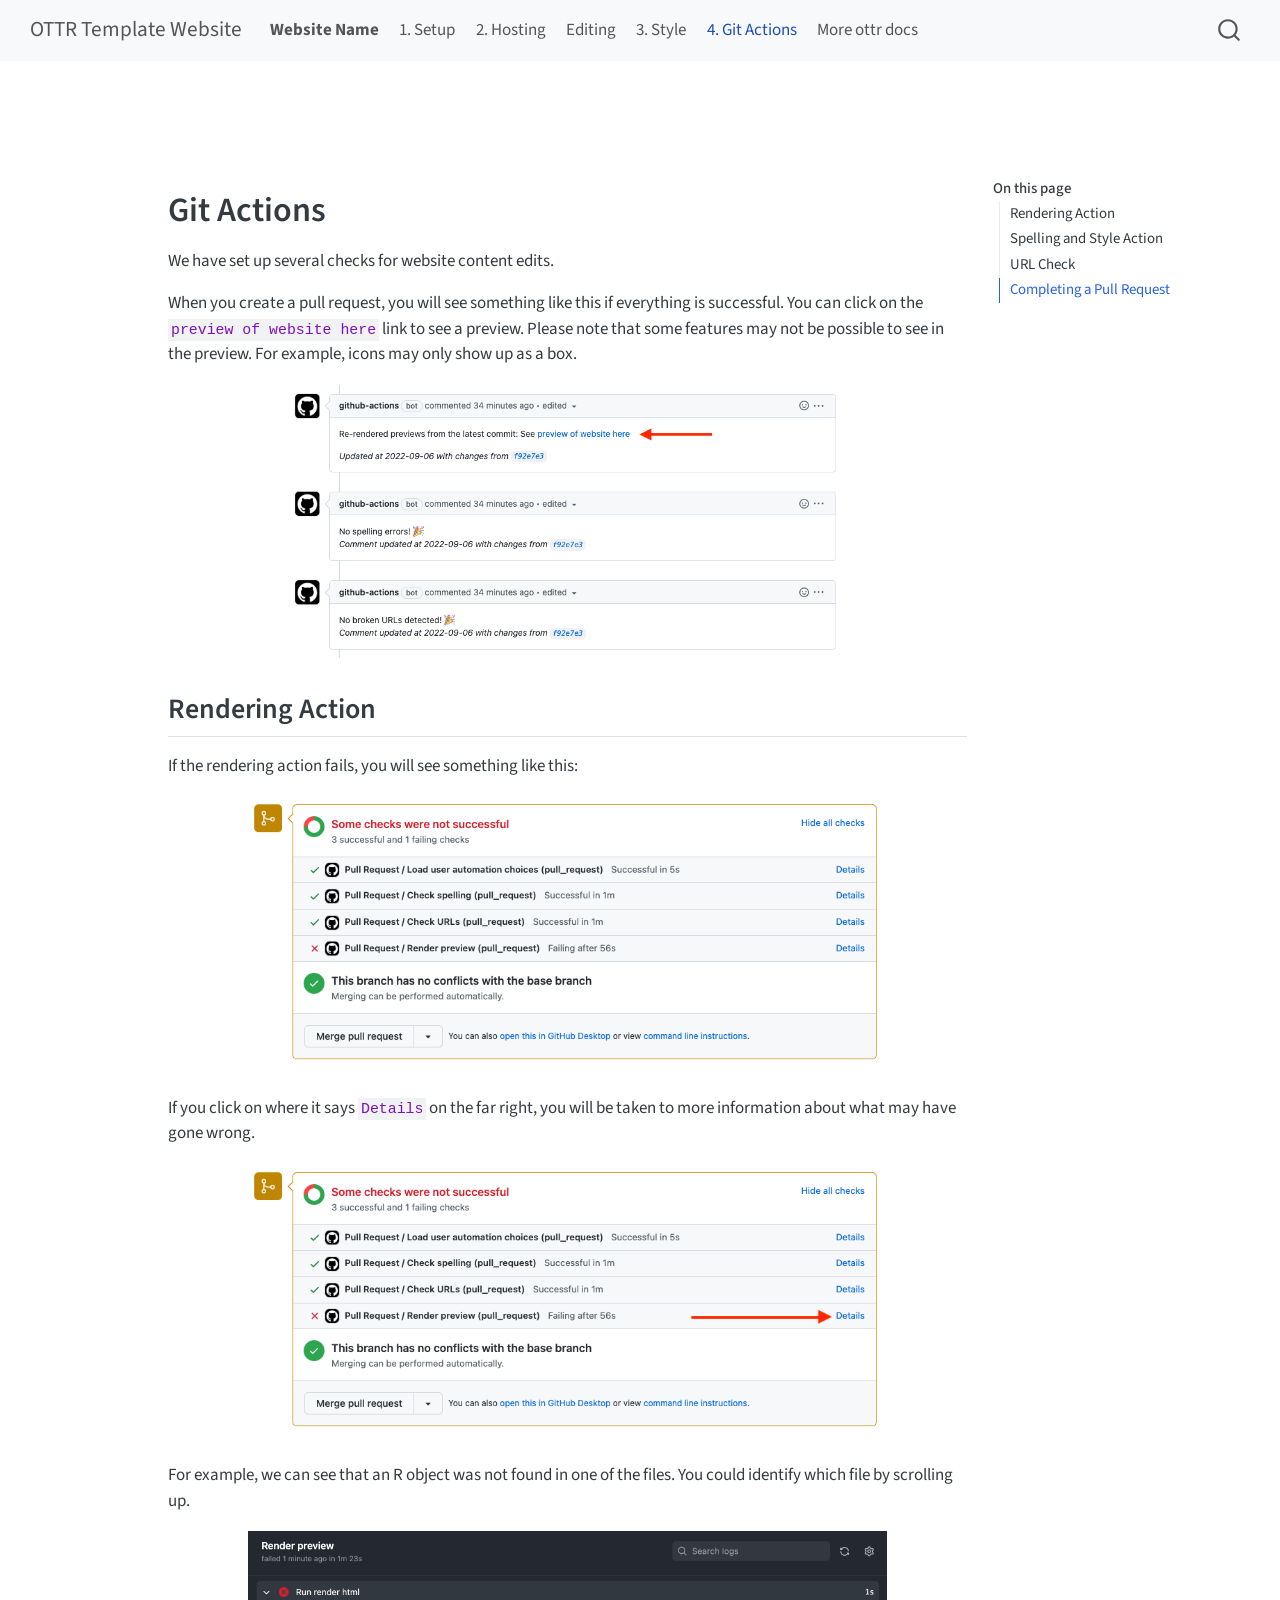
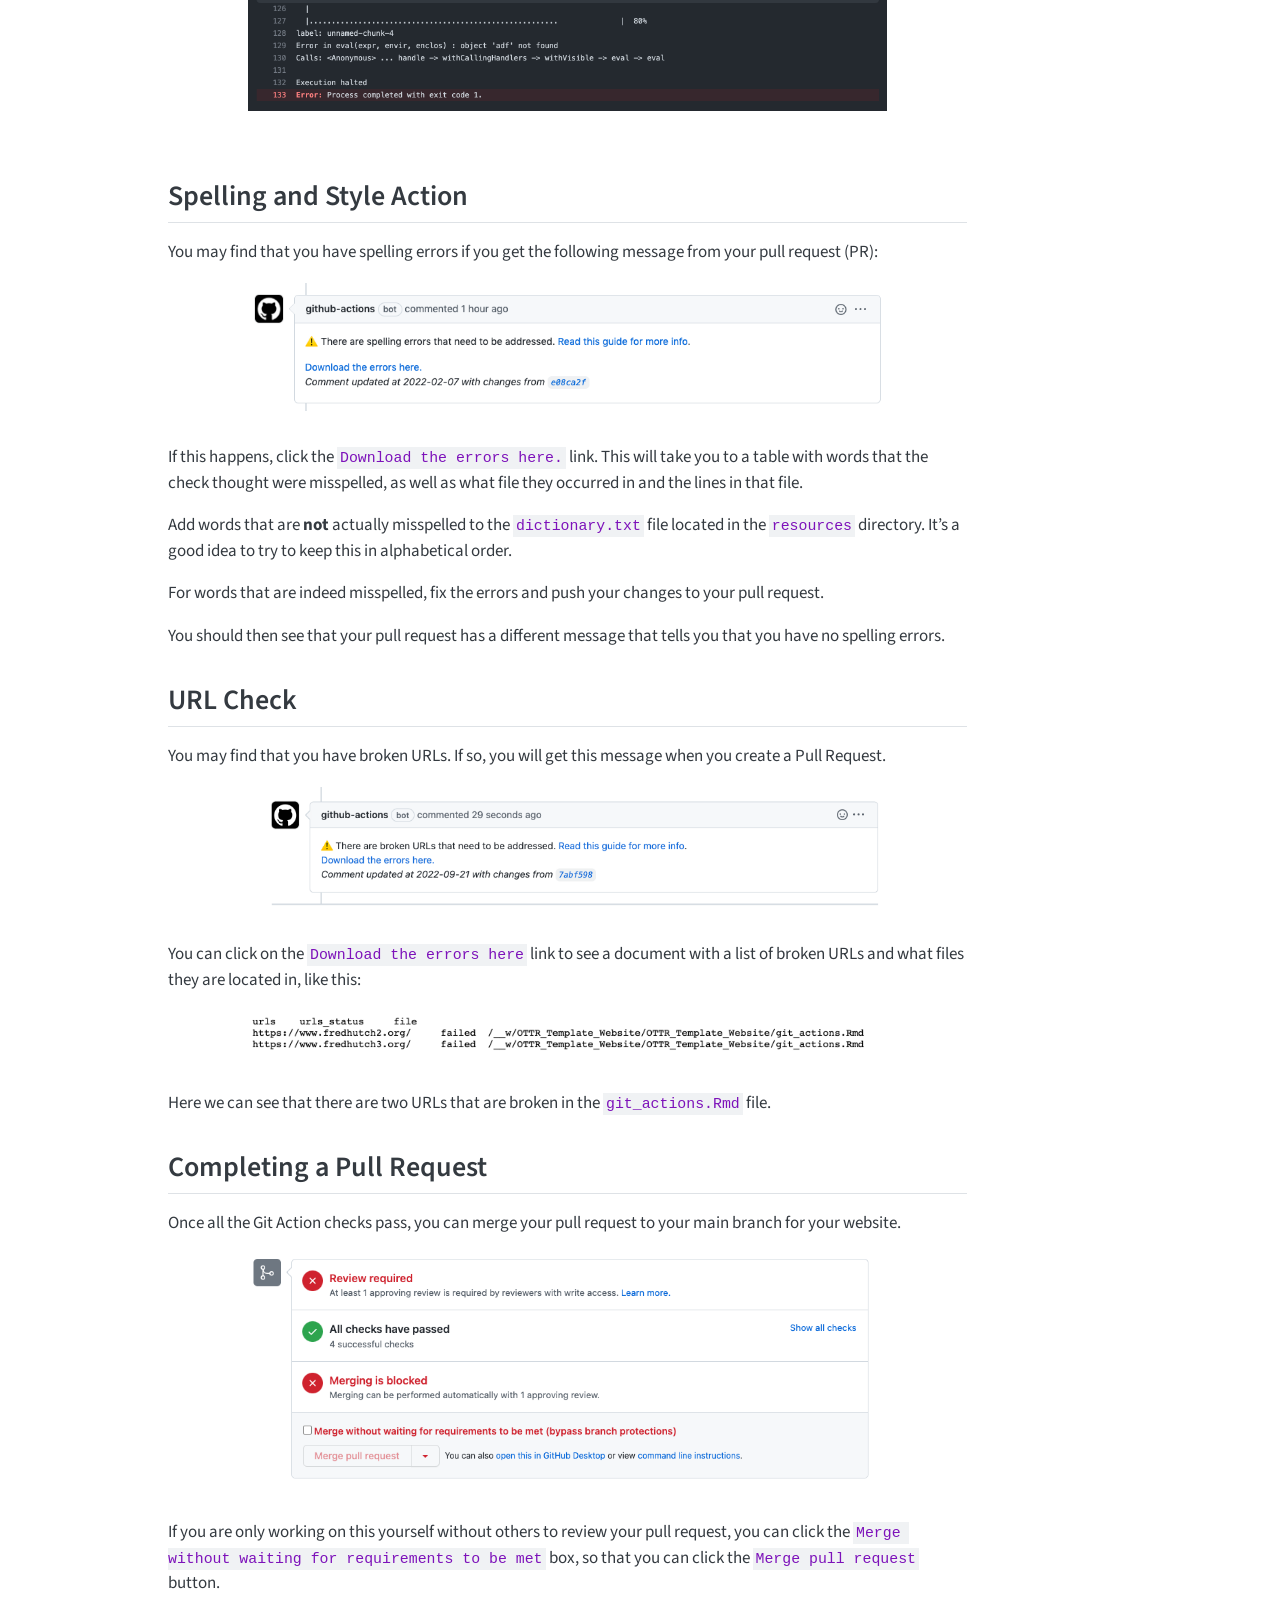
<file: docs/git_actions.html>
<!DOCTYPE html>
<html xmlns="http://www.w3.org/1999/xhtml" lang="en" xml:lang="en"><head>

<meta charset="utf-8">
<meta name="generator" content="quarto-1.8.26">

<meta name="viewport" content="width=device-width, initial-scale=1.0, user-scalable=yes">


<title>Git Actions – OTTR Template Website</title>
<style>
code{white-space: pre-wrap;}
span.smallcaps{font-variant: small-caps;}
div.columns{display: flex; gap: min(4vw, 1.5em);}
div.column{flex: auto; overflow-x: auto;}
div.hanging-indent{margin-left: 1.5em; text-indent: -1.5em;}
ul.task-list{list-style: none;}
ul.task-list li input[type="checkbox"] {
  width: 0.8em;
  margin: 0 0.8em 0.2em -1em; /* quarto-specific, see https://github.com/quarto-dev/quarto-cli/issues/4556 */ 
  vertical-align: middle;
}
</style>


<script src="site_libs/quarto-nav/quarto-nav.js"></script>
<script src="site_libs/quarto-nav/headroom.min.js"></script>
<script src="site_libs/clipboard/clipboard.min.js"></script>
<script src="site_libs/quarto-search/autocomplete.umd.js"></script>
<script src="site_libs/quarto-search/fuse.min.js"></script>
<script src="site_libs/quarto-search/quarto-search.js"></script>
<meta name="quarto:offset" content="./">
<script src="site_libs/quarto-html/quarto.js" type="module"></script>
<script src="site_libs/quarto-html/tabsets/tabsets.js" type="module"></script>
<script src="site_libs/quarto-html/axe/axe-check.js" type="module"></script>
<script src="site_libs/quarto-html/popper.min.js"></script>
<script src="site_libs/quarto-html/tippy.umd.min.js"></script>
<script src="site_libs/quarto-html/anchor.min.js"></script>
<link href="site_libs/quarto-html/tippy.css" rel="stylesheet">
<link href="site_libs/quarto-html/quarto-syntax-highlighting-587c61ba64f3a5504c4d52d930310e48.css" rel="stylesheet" id="quarto-text-highlighting-styles">
<script src="site_libs/bootstrap/bootstrap.min.js"></script>
<link href="site_libs/bootstrap/bootstrap-icons.css" rel="stylesheet">
<link href="site_libs/bootstrap/bootstrap-f53186b9ac0866246e638800b9d808a6.min.css" rel="stylesheet" append-hash="true" id="quarto-bootstrap" data-mode="light">
<script id="quarto-search-options" type="application/json">{
  "location": "navbar",
  "copy-button": false,
  "collapse-after": 3,
  "panel-placement": "end",
  "type": "overlay",
  "limit": 50,
  "keyboard-shortcut": [
    "f",
    "/",
    "s"
  ],
  "show-item-context": false,
  "language": {
    "search-no-results-text": "No results",
    "search-matching-documents-text": "matching documents",
    "search-copy-link-title": "Copy link to search",
    "search-hide-matches-text": "Hide additional matches",
    "search-more-match-text": "more match in this document",
    "search-more-matches-text": "more matches in this document",
    "search-clear-button-title": "Clear",
    "search-text-placeholder": "",
    "search-detached-cancel-button-title": "Cancel",
    "search-submit-button-title": "Submit",
    "search-label": "Search"
  }
}</script>


<link rel="stylesheet" href="assets/style_config_default.css">
<link rel="stylesheet" href="assets/style.css">
</head>

<body class="nav-fixed quarto-light">

<div id="quarto-search-results"></div>
  <header id="quarto-header" class="headroom fixed-top">
    <nav class="navbar navbar-expand-lg " data-bs-theme="dark">
      <div class="navbar-container container-fluid">
      <div class="navbar-brand-container mx-auto">
    <a class="navbar-brand" href="./index.html">
    <span class="navbar-title">OTTR Template Website</span>
    </a>
  </div>
            <div id="quarto-search" class="" title="Search"></div>
          <button class="navbar-toggler" type="button" data-bs-toggle="collapse" data-bs-target="#navbarCollapse" aria-controls="navbarCollapse" role="menu" aria-expanded="false" aria-label="Toggle navigation" onclick="if (window.quartoToggleHeadroom) { window.quartoToggleHeadroom(); }">
  <span class="navbar-toggler-icon"></span>
</button>
          <div class="collapse navbar-collapse" id="navbarCollapse">
            <ul class="navbar-nav navbar-nav-scroll me-auto">
  <li class="nav-item">
    <a class="nav-link" href="./index.html"> <i class="bi bi-fa-home" role="img">
</i> 
<span class="menu-text"><strong>Website Name</strong></span></a>
  </li>  
  <li class="nav-item">
    <a class="nav-link" href="./setup.html"> 
<span class="menu-text">1. Setup</span></a>
  </li>  
  <li class="nav-item">
    <a class="nav-link" href="./hosting.html"> 
<span class="menu-text">2. Hosting</span></a>
  </li>  
  <li class="nav-item">
    <a class="nav-link" href="./editing.html"> 
<span class="menu-text">Editing</span></a>
  </li>  
  <li class="nav-item">
    <a class="nav-link" href="./style.html"> 
<span class="menu-text">3. Style</span></a>
  </li>  
  <li class="nav-item">
    <a class="nav-link active" href="./git_actions.html" aria-current="page"> 
<span class="menu-text">4. Git Actions</span></a>
  </li>  
  <li class="nav-item">
    <a class="nav-link" href="https://www.ottrproject.org/"> 
<span class="menu-text">More ottr docs</span></a>
  </li>  
</ul>
          </div> <!-- /navcollapse -->
            <div class="quarto-navbar-tools">
</div>
      </div> <!-- /container-fluid -->
    </nav>
</header>
<!-- content -->
<div id="quarto-content" class="quarto-container page-columns page-rows-contents page-layout-article page-navbar">
<!-- sidebar -->
<!-- margin-sidebar -->
    <div id="quarto-margin-sidebar" class="sidebar margin-sidebar">
        <nav id="TOC" role="doc-toc" class="toc-active">
    <h2 id="toc-title">On this page</h2>
   
  <ul>
  <li><a href="#rendering-action" id="toc-rendering-action" class="nav-link active" data-scroll-target="#rendering-action">Rendering Action</a></li>
  <li><a href="#spelling-and-style-action" id="toc-spelling-and-style-action" class="nav-link" data-scroll-target="#spelling-and-style-action">Spelling and Style Action</a></li>
  <li><a href="#url-check" id="toc-url-check" class="nav-link" data-scroll-target="#url-check">URL Check</a></li>
  <li><a href="#completing-a-pull-request" id="toc-completing-a-pull-request" class="nav-link" data-scroll-target="#completing-a-pull-request">Completing a Pull Request</a></li>
  </ul>
</nav>
    </div>
<!-- main -->
<main class="content" id="quarto-document-content">

<header id="title-block-header" class="quarto-title-block default">
<div class="quarto-title">
<h1 class="title">Git Actions</h1>
</div>



<div class="quarto-title-meta">

    
  
    
  </div>
  


</header>


<p>We have set up several checks for website content edits.</p>
<p>When you create a pull request, you will see something like this if everything is successful. You can click on the <code>preview of website here</code> link to see a preview. Please note that some features may not be possible to see in the preview. For example, icons may only show up as a box.</p>
<div class="cell" data-layout-align="center">
<div class="cell-output-display">
<div class="quarto-figure quarto-figure-center">
<figure class="figure">
<p><img src="resources/images/checks.png" class="img-fluid quarto-figure quarto-figure-center figure-img" style="width:70.0%" alt="pull request checks"></p>
</figure>
</div>
</div>
</div>
<section id="rendering-action" class="level2">
<h2 class="anchored" data-anchor-id="rendering-action">Rendering Action</h2>
<p>If the rendering action fails, you will see something like this:</p>
<div class="cell" data-layout-align="center">
<div class="cell-output-display">
<div class="quarto-figure quarto-figure-center">
<figure class="figure">
<p><img src="resources/images/render_fail.png" class="img-fluid quarto-figure quarto-figure-center figure-img" style="width:80.0%" alt="render issue pull request image"></p>
</figure>
</div>
</div>
</div>
<p>If you click on where it says <code>Details</code> on the far right, you will be taken to more information about what may have gone wrong.</p>
<div class="cell" data-layout-align="center">
<div class="cell-output-display">
<div class="quarto-figure quarto-figure-center">
<figure class="figure">
<p><img src="resources/images/render_fail2.png" class="img-fluid quarto-figure quarto-figure-center figure-img" style="width:80.0%" alt="render issue pull request image"></p>
</figure>
</div>
</div>
</div>
<p>For example, we can see that an R object was not found in one of the files. You could identify which file by scrolling up.</p>
<div class="cell" data-layout-align="center">
<div class="cell-output-display">
<div class="quarto-figure quarto-figure-center">
<figure class="figure">
<p><img src="resources/images/render_fail_details.png" class="img-fluid quarto-figure quarto-figure-center figure-img" style="width:80.0%" alt="render issue pull request image"></p>
</figure>
</div>
</div>
</div>
</section>
<section id="spelling-and-style-action" class="level2">
<h2 class="anchored" data-anchor-id="spelling-and-style-action">Spelling and Style Action</h2>
<p>You may find that you have spelling errors if you get the following message from your pull request (PR):</p>
<div class="cell" data-layout-align="center">
<div class="cell-output-display">
<div class="quarto-figure quarto-figure-center">
<figure class="figure">
<p><img src="resources/images/spelling.png" class="img-fluid quarto-figure quarto-figure-center figure-img" style="width:80.0%" alt="spelling issue pull request image"></p>
</figure>
</div>
</div>
</div>
<p>If this happens, click the <code>Download the errors here.</code> link. This will take you to a table with words that the check thought were misspelled, as well as what file they occurred in and the lines in that file.</p>
<p>Add words that are <strong>not</strong> actually misspelled to the <code>dictionary.txt</code> file located in the <code>resources</code> directory. It’s a good idea to try to keep this in alphabetical order.</p>
<p>For words that are indeed misspelled, fix the errors and push your changes to your pull request.</p>
<p>You should then see that your pull request has a different message that tells you that you have no spelling errors.</p>
</section>
<section id="url-check" class="level2">
<h2 class="anchored" data-anchor-id="url-check">URL Check</h2>
<p>You may find that you have broken URLs. If so, you will get this message when you create a Pull Request.</p>
<div class="cell" data-layout-align="center">
<div class="cell-output-display">
<div class="quarto-figure quarto-figure-center">
<figure class="figure">
<p><img src="resources/images/url_check.png" class="img-fluid quarto-figure quarto-figure-center figure-img" style="width:80.0%" alt="URL issue pull request image"></p>
</figure>
</div>
</div>
</div>
<p>You can click on the <code>Download the errors here</code> link to see a document with a list of broken URLs and what files they are located in, like this:</p>
<div class="cell" data-layout-align="center">
<div class="cell-output-display">
<div class="quarto-figure quarto-figure-center">
<figure class="figure">
<p><img src="resources/images/urls.png" class="img-fluid quarto-figure quarto-figure-center figure-img" style="width:80.0%" alt="broken url list"></p>
</figure>
</div>
</div>
</div>
<p>Here we can see that there are two URLs that are broken in the <code>git_actions.Rmd</code> file.</p>
</section>
<section id="completing-a-pull-request" class="level2">
<h2 class="anchored" data-anchor-id="completing-a-pull-request">Completing a Pull Request</h2>
<p>Once all the Git Action checks pass, you can merge your pull request to your main branch for your website.</p>
<div class="cell" data-layout-align="center">
<div class="cell-output-display">
<div class="quarto-figure quarto-figure-center">
<figure class="figure">
<p><img src="resources/images/checks2.png" class="img-fluid quarto-figure quarto-figure-center figure-img" style="width:80.0%" alt="finishing a pull request"></p>
</figure>
</div>
</div>
</div>
<p>If you are only working on this yourself without others to review your pull request, you can click the <code>Merge without waiting for requirements to be met</code> box, so that you can click the <code>Merge pull request</code> button.</p>


</section>

</main> <!-- /main -->
<script id="quarto-html-after-body" type="application/javascript">
  window.document.addEventListener("DOMContentLoaded", function (event) {
    const icon = "";
    const anchorJS = new window.AnchorJS();
    anchorJS.options = {
      placement: 'right',
      icon: icon
    };
    anchorJS.add('.anchored');
    const isCodeAnnotation = (el) => {
      for (const clz of el.classList) {
        if (clz.startsWith('code-annotation-')) {                     
          return true;
        }
      }
      return false;
    }
    const onCopySuccess = function(e) {
      // button target
      const button = e.trigger;
      // don't keep focus
      button.blur();
      // flash "checked"
      button.classList.add('code-copy-button-checked');
      var currentTitle = button.getAttribute("title");
      button.setAttribute("title", "Copied!");
      let tooltip;
      if (window.bootstrap) {
        button.setAttribute("data-bs-toggle", "tooltip");
        button.setAttribute("data-bs-placement", "left");
        button.setAttribute("data-bs-title", "Copied!");
        tooltip = new bootstrap.Tooltip(button, 
          { trigger: "manual", 
            customClass: "code-copy-button-tooltip",
            offset: [0, -8]});
        tooltip.show();    
      }
      setTimeout(function() {
        if (tooltip) {
          tooltip.hide();
          button.removeAttribute("data-bs-title");
          button.removeAttribute("data-bs-toggle");
          button.removeAttribute("data-bs-placement");
        }
        button.setAttribute("title", currentTitle);
        button.classList.remove('code-copy-button-checked');
      }, 1000);
      // clear code selection
      e.clearSelection();
    }
    const getTextToCopy = function(trigger) {
      const outerScaffold = trigger.parentElement.cloneNode(true);
      const codeEl = outerScaffold.querySelector('code');
      for (const childEl of codeEl.children) {
        if (isCodeAnnotation(childEl)) {
          childEl.remove();
        }
      }
      return codeEl.innerText;
    }
    const clipboard = new window.ClipboardJS('.code-copy-button:not([data-in-quarto-modal])', {
      text: getTextToCopy
    });
    clipboard.on('success', onCopySuccess);
    if (window.document.getElementById('quarto-embedded-source-code-modal')) {
      const clipboardModal = new window.ClipboardJS('.code-copy-button[data-in-quarto-modal]', {
        text: getTextToCopy,
        container: window.document.getElementById('quarto-embedded-source-code-modal')
      });
      clipboardModal.on('success', onCopySuccess);
    }
      var localhostRegex = new RegExp(/^(?:http|https):\/\/localhost\:?[0-9]*\//);
      var mailtoRegex = new RegExp(/^mailto:/);
        var filterRegex = new RegExp('/' + window.location.host + '/');
      var isInternal = (href) => {
          return filterRegex.test(href) || localhostRegex.test(href) || mailtoRegex.test(href);
      }
      // Inspect non-navigation links and adorn them if external
     var links = window.document.querySelectorAll('a[href]:not(.nav-link):not(.navbar-brand):not(.toc-action):not(.sidebar-link):not(.sidebar-item-toggle):not(.pagination-link):not(.no-external):not([aria-hidden]):not(.dropdown-item):not(.quarto-navigation-tool):not(.about-link)');
      for (var i=0; i<links.length; i++) {
        const link = links[i];
        if (!isInternal(link.href)) {
          // undo the damage that might have been done by quarto-nav.js in the case of
          // links that we want to consider external
          if (link.dataset.originalHref !== undefined) {
            link.href = link.dataset.originalHref;
          }
        }
      }
    function tippyHover(el, contentFn, onTriggerFn, onUntriggerFn) {
      const config = {
        allowHTML: true,
        maxWidth: 500,
        delay: 100,
        arrow: false,
        appendTo: function(el) {
            return el.parentElement;
        },
        interactive: true,
        interactiveBorder: 10,
        theme: 'quarto',
        placement: 'bottom-start',
      };
      if (contentFn) {
        config.content = contentFn;
      }
      if (onTriggerFn) {
        config.onTrigger = onTriggerFn;
      }
      if (onUntriggerFn) {
        config.onUntrigger = onUntriggerFn;
      }
      window.tippy(el, config); 
    }
    const noterefs = window.document.querySelectorAll('a[role="doc-noteref"]');
    for (var i=0; i<noterefs.length; i++) {
      const ref = noterefs[i];
      tippyHover(ref, function() {
        // use id or data attribute instead here
        let href = ref.getAttribute('data-footnote-href') || ref.getAttribute('href');
        try { href = new URL(href).hash; } catch {}
        const id = href.replace(/^#\/?/, "");
        const note = window.document.getElementById(id);
        if (note) {
          return note.innerHTML;
        } else {
          return "";
        }
      });
    }
    const xrefs = window.document.querySelectorAll('a.quarto-xref');
    const processXRef = (id, note) => {
      // Strip column container classes
      const stripColumnClz = (el) => {
        el.classList.remove("page-full", "page-columns");
        if (el.children) {
          for (const child of el.children) {
            stripColumnClz(child);
          }
        }
      }
      stripColumnClz(note)
      if (id === null || id.startsWith('sec-')) {
        // Special case sections, only their first couple elements
        const container = document.createElement("div");
        if (note.children && note.children.length > 2) {
          container.appendChild(note.children[0].cloneNode(true));
          for (let i = 1; i < note.children.length; i++) {
            const child = note.children[i];
            if (child.tagName === "P" && child.innerText === "") {
              continue;
            } else {
              container.appendChild(child.cloneNode(true));
              break;
            }
          }
          if (window.Quarto?.typesetMath) {
            window.Quarto.typesetMath(container);
          }
          return container.innerHTML
        } else {
          if (window.Quarto?.typesetMath) {
            window.Quarto.typesetMath(note);
          }
          return note.innerHTML;
        }
      } else {
        // Remove any anchor links if they are present
        const anchorLink = note.querySelector('a.anchorjs-link');
        if (anchorLink) {
          anchorLink.remove();
        }
        if (window.Quarto?.typesetMath) {
          window.Quarto.typesetMath(note);
        }
        if (note.classList.contains("callout")) {
          return note.outerHTML;
        } else {
          return note.innerHTML;
        }
      }
    }
    for (var i=0; i<xrefs.length; i++) {
      const xref = xrefs[i];
      tippyHover(xref, undefined, function(instance) {
        instance.disable();
        let url = xref.getAttribute('href');
        let hash = undefined; 
        if (url.startsWith('#')) {
          hash = url;
        } else {
          try { hash = new URL(url).hash; } catch {}
        }
        if (hash) {
          const id = hash.replace(/^#\/?/, "");
          const note = window.document.getElementById(id);
          if (note !== null) {
            try {
              const html = processXRef(id, note.cloneNode(true));
              instance.setContent(html);
            } finally {
              instance.enable();
              instance.show();
            }
          } else {
            // See if we can fetch this
            fetch(url.split('#')[0])
            .then(res => res.text())
            .then(html => {
              const parser = new DOMParser();
              const htmlDoc = parser.parseFromString(html, "text/html");
              const note = htmlDoc.getElementById(id);
              if (note !== null) {
                const html = processXRef(id, note);
                instance.setContent(html);
              } 
            }).finally(() => {
              instance.enable();
              instance.show();
            });
          }
        } else {
          // See if we can fetch a full url (with no hash to target)
          // This is a special case and we should probably do some content thinning / targeting
          fetch(url)
          .then(res => res.text())
          .then(html => {
            const parser = new DOMParser();
            const htmlDoc = parser.parseFromString(html, "text/html");
            const note = htmlDoc.querySelector('main.content');
            if (note !== null) {
              // This should only happen for chapter cross references
              // (since there is no id in the URL)
              // remove the first header
              if (note.children.length > 0 && note.children[0].tagName === "HEADER") {
                note.children[0].remove();
              }
              const html = processXRef(null, note);
              instance.setContent(html);
            } 
          }).finally(() => {
            instance.enable();
            instance.show();
          });
        }
      }, function(instance) {
      });
    }
        let selectedAnnoteEl;
        const selectorForAnnotation = ( cell, annotation) => {
          let cellAttr = 'data-code-cell="' + cell + '"';
          let lineAttr = 'data-code-annotation="' +  annotation + '"';
          const selector = 'span[' + cellAttr + '][' + lineAttr + ']';
          return selector;
        }
        const selectCodeLines = (annoteEl) => {
          const doc = window.document;
          const targetCell = annoteEl.getAttribute("data-target-cell");
          const targetAnnotation = annoteEl.getAttribute("data-target-annotation");
          const annoteSpan = window.document.querySelector(selectorForAnnotation(targetCell, targetAnnotation));
          const lines = annoteSpan.getAttribute("data-code-lines").split(",");
          const lineIds = lines.map((line) => {
            return targetCell + "-" + line;
          })
          let top = null;
          let height = null;
          let parent = null;
          if (lineIds.length > 0) {
              //compute the position of the single el (top and bottom and make a div)
              const el = window.document.getElementById(lineIds[0]);
              top = el.offsetTop;
              height = el.offsetHeight;
              parent = el.parentElement.parentElement;
            if (lineIds.length > 1) {
              const lastEl = window.document.getElementById(lineIds[lineIds.length - 1]);
              const bottom = lastEl.offsetTop + lastEl.offsetHeight;
              height = bottom - top;
            }
            if (top !== null && height !== null && parent !== null) {
              // cook up a div (if necessary) and position it 
              let div = window.document.getElementById("code-annotation-line-highlight");
              if (div === null) {
                div = window.document.createElement("div");
                div.setAttribute("id", "code-annotation-line-highlight");
                div.style.position = 'absolute';
                parent.appendChild(div);
              }
              div.style.top = top - 2 + "px";
              div.style.height = height + 4 + "px";
              div.style.left = 0;
              let gutterDiv = window.document.getElementById("code-annotation-line-highlight-gutter");
              if (gutterDiv === null) {
                gutterDiv = window.document.createElement("div");
                gutterDiv.setAttribute("id", "code-annotation-line-highlight-gutter");
                gutterDiv.style.position = 'absolute';
                const codeCell = window.document.getElementById(targetCell);
                const gutter = codeCell.querySelector('.code-annotation-gutter');
                gutter.appendChild(gutterDiv);
              }
              gutterDiv.style.top = top - 2 + "px";
              gutterDiv.style.height = height + 4 + "px";
            }
            selectedAnnoteEl = annoteEl;
          }
        };
        const unselectCodeLines = () => {
          const elementsIds = ["code-annotation-line-highlight", "code-annotation-line-highlight-gutter"];
          elementsIds.forEach((elId) => {
            const div = window.document.getElementById(elId);
            if (div) {
              div.remove();
            }
          });
          selectedAnnoteEl = undefined;
        };
          // Handle positioning of the toggle
      window.addEventListener(
        "resize",
        throttle(() => {
          elRect = undefined;
          if (selectedAnnoteEl) {
            selectCodeLines(selectedAnnoteEl);
          }
        }, 10)
      );
      function throttle(fn, ms) {
      let throttle = false;
      let timer;
        return (...args) => {
          if(!throttle) { // first call gets through
              fn.apply(this, args);
              throttle = true;
          } else { // all the others get throttled
              if(timer) clearTimeout(timer); // cancel #2
              timer = setTimeout(() => {
                fn.apply(this, args);
                timer = throttle = false;
              }, ms);
          }
        };
      }
        // Attach click handler to the DT
        const annoteDls = window.document.querySelectorAll('dt[data-target-cell]');
        for (const annoteDlNode of annoteDls) {
          annoteDlNode.addEventListener('click', (event) => {
            const clickedEl = event.target;
            if (clickedEl !== selectedAnnoteEl) {
              unselectCodeLines();
              const activeEl = window.document.querySelector('dt[data-target-cell].code-annotation-active');
              if (activeEl) {
                activeEl.classList.remove('code-annotation-active');
              }
              selectCodeLines(clickedEl);
              clickedEl.classList.add('code-annotation-active');
            } else {
              // Unselect the line
              unselectCodeLines();
              clickedEl.classList.remove('code-annotation-active');
            }
          });
        }
    const findCites = (el) => {
      const parentEl = el.parentElement;
      if (parentEl) {
        const cites = parentEl.dataset.cites;
        if (cites) {
          return {
            el,
            cites: cites.split(' ')
          };
        } else {
          return findCites(el.parentElement)
        }
      } else {
        return undefined;
      }
    };
    var bibliorefs = window.document.querySelectorAll('a[role="doc-biblioref"]');
    for (var i=0; i<bibliorefs.length; i++) {
      const ref = bibliorefs[i];
      const citeInfo = findCites(ref);
      if (citeInfo) {
        tippyHover(citeInfo.el, function() {
          var popup = window.document.createElement('div');
          citeInfo.cites.forEach(function(cite) {
            var citeDiv = window.document.createElement('div');
            citeDiv.classList.add('hanging-indent');
            citeDiv.classList.add('csl-entry');
            var biblioDiv = window.document.getElementById('ref-' + cite);
            if (biblioDiv) {
              citeDiv.innerHTML = biblioDiv.innerHTML;
            }
            popup.appendChild(citeDiv);
          });
          return popup.innerHTML;
        });
      }
    }
  });
  </script>
</div> <!-- /content -->




</body></html>
</file>
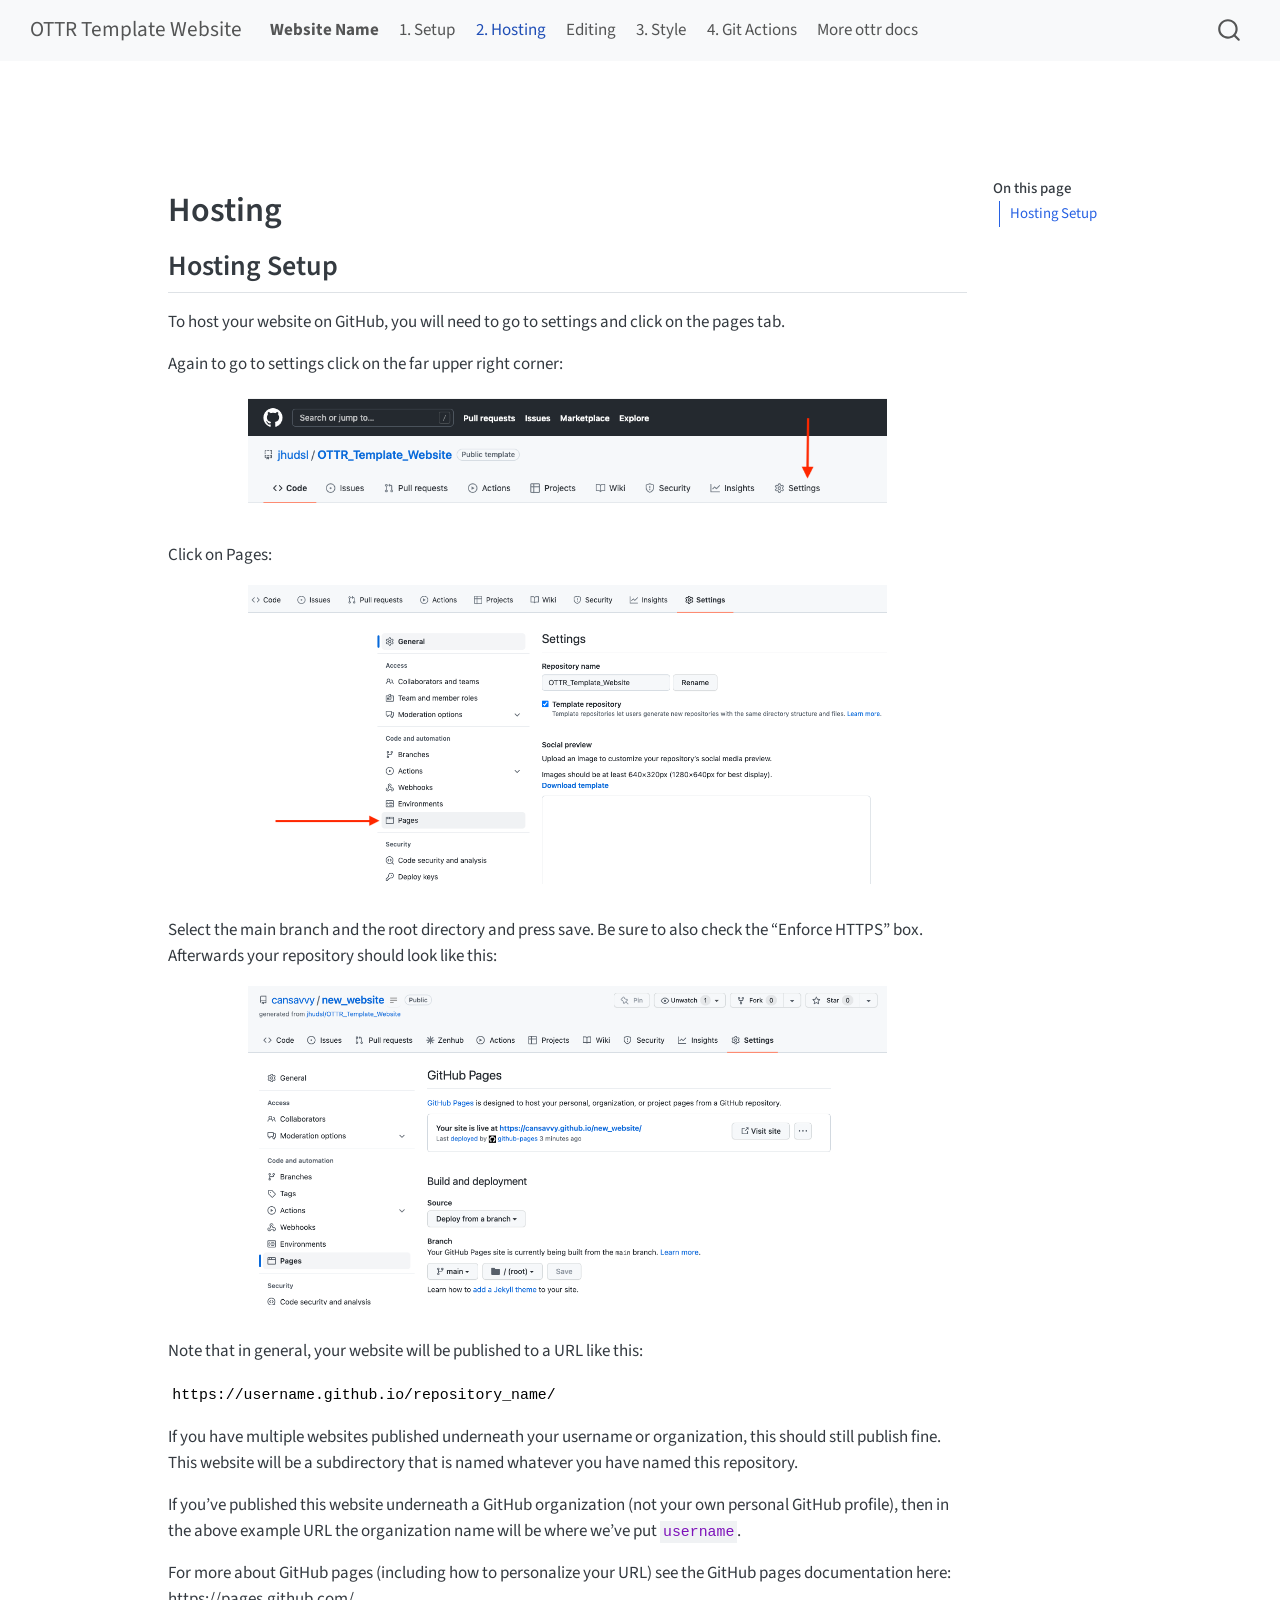
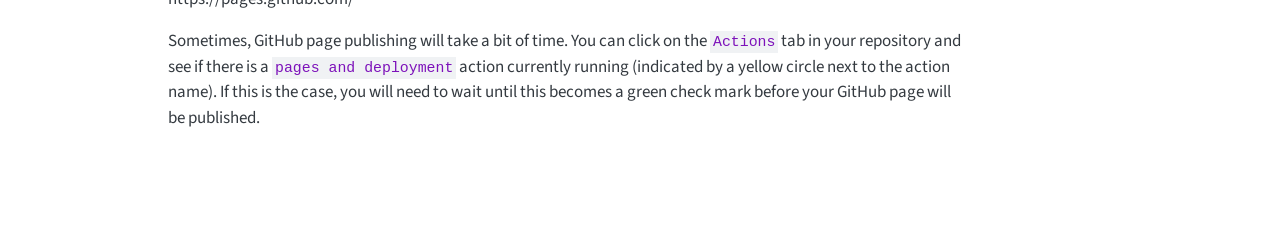
<file: docs/hosting.html>
<!DOCTYPE html>
<html xmlns="http://www.w3.org/1999/xhtml" lang="en" xml:lang="en"><head>

<meta charset="utf-8">
<meta name="generator" content="quarto-1.8.26">

<meta name="viewport" content="width=device-width, initial-scale=1.0, user-scalable=yes">


<title>Hosting – OTTR Template Website</title>
<style>
code{white-space: pre-wrap;}
span.smallcaps{font-variant: small-caps;}
div.columns{display: flex; gap: min(4vw, 1.5em);}
div.column{flex: auto; overflow-x: auto;}
div.hanging-indent{margin-left: 1.5em; text-indent: -1.5em;}
ul.task-list{list-style: none;}
ul.task-list li input[type="checkbox"] {
  width: 0.8em;
  margin: 0 0.8em 0.2em -1em; /* quarto-specific, see https://github.com/quarto-dev/quarto-cli/issues/4556 */ 
  vertical-align: middle;
}
</style>


<script src="site_libs/quarto-nav/quarto-nav.js"></script>
<script src="site_libs/quarto-nav/headroom.min.js"></script>
<script src="site_libs/clipboard/clipboard.min.js"></script>
<script src="site_libs/quarto-search/autocomplete.umd.js"></script>
<script src="site_libs/quarto-search/fuse.min.js"></script>
<script src="site_libs/quarto-search/quarto-search.js"></script>
<meta name="quarto:offset" content="./">
<script src="site_libs/quarto-html/quarto.js" type="module"></script>
<script src="site_libs/quarto-html/tabsets/tabsets.js" type="module"></script>
<script src="site_libs/quarto-html/axe/axe-check.js" type="module"></script>
<script src="site_libs/quarto-html/popper.min.js"></script>
<script src="site_libs/quarto-html/tippy.umd.min.js"></script>
<script src="site_libs/quarto-html/anchor.min.js"></script>
<link href="site_libs/quarto-html/tippy.css" rel="stylesheet">
<link href="site_libs/quarto-html/quarto-syntax-highlighting-587c61ba64f3a5504c4d52d930310e48.css" rel="stylesheet" id="quarto-text-highlighting-styles">
<script src="site_libs/bootstrap/bootstrap.min.js"></script>
<link href="site_libs/bootstrap/bootstrap-icons.css" rel="stylesheet">
<link href="site_libs/bootstrap/bootstrap-f53186b9ac0866246e638800b9d808a6.min.css" rel="stylesheet" append-hash="true" id="quarto-bootstrap" data-mode="light">
<script id="quarto-search-options" type="application/json">{
  "location": "navbar",
  "copy-button": false,
  "collapse-after": 3,
  "panel-placement": "end",
  "type": "overlay",
  "limit": 50,
  "keyboard-shortcut": [
    "f",
    "/",
    "s"
  ],
  "show-item-context": false,
  "language": {
    "search-no-results-text": "No results",
    "search-matching-documents-text": "matching documents",
    "search-copy-link-title": "Copy link to search",
    "search-hide-matches-text": "Hide additional matches",
    "search-more-match-text": "more match in this document",
    "search-more-matches-text": "more matches in this document",
    "search-clear-button-title": "Clear",
    "search-text-placeholder": "",
    "search-detached-cancel-button-title": "Cancel",
    "search-submit-button-title": "Submit",
    "search-label": "Search"
  }
}</script>


<link rel="stylesheet" href="assets/style_config_default.css">
<link rel="stylesheet" href="assets/style.css">
</head>

<body class="nav-fixed quarto-light">

<div id="quarto-search-results"></div>
  <header id="quarto-header" class="headroom fixed-top">
    <nav class="navbar navbar-expand-lg " data-bs-theme="dark">
      <div class="navbar-container container-fluid">
      <div class="navbar-brand-container mx-auto">
    <a class="navbar-brand" href="./index.html">
    <span class="navbar-title">OTTR Template Website</span>
    </a>
  </div>
            <div id="quarto-search" class="" title="Search"></div>
          <button class="navbar-toggler" type="button" data-bs-toggle="collapse" data-bs-target="#navbarCollapse" aria-controls="navbarCollapse" role="menu" aria-expanded="false" aria-label="Toggle navigation" onclick="if (window.quartoToggleHeadroom) { window.quartoToggleHeadroom(); }">
  <span class="navbar-toggler-icon"></span>
</button>
          <div class="collapse navbar-collapse" id="navbarCollapse">
            <ul class="navbar-nav navbar-nav-scroll me-auto">
  <li class="nav-item">
    <a class="nav-link" href="./index.html"> <i class="bi bi-fa-home" role="img">
</i> 
<span class="menu-text"><strong>Website Name</strong></span></a>
  </li>  
  <li class="nav-item">
    <a class="nav-link" href="./setup.html"> 
<span class="menu-text">1. Setup</span></a>
  </li>  
  <li class="nav-item">
    <a class="nav-link active" href="./hosting.html" aria-current="page"> 
<span class="menu-text">2. Hosting</span></a>
  </li>  
  <li class="nav-item">
    <a class="nav-link" href="./editing.html"> 
<span class="menu-text">Editing</span></a>
  </li>  
  <li class="nav-item">
    <a class="nav-link" href="./style.html"> 
<span class="menu-text">3. Style</span></a>
  </li>  
  <li class="nav-item">
    <a class="nav-link" href="./git_actions.html"> 
<span class="menu-text">4. Git Actions</span></a>
  </li>  
  <li class="nav-item">
    <a class="nav-link" href="https://www.ottrproject.org/"> 
<span class="menu-text">More ottr docs</span></a>
  </li>  
</ul>
          </div> <!-- /navcollapse -->
            <div class="quarto-navbar-tools">
</div>
      </div> <!-- /container-fluid -->
    </nav>
</header>
<!-- content -->
<div id="quarto-content" class="quarto-container page-columns page-rows-contents page-layout-article page-navbar">
<!-- sidebar -->
<!-- margin-sidebar -->
    <div id="quarto-margin-sidebar" class="sidebar margin-sidebar">
        <nav id="TOC" role="doc-toc" class="toc-active">
    <h2 id="toc-title">On this page</h2>
   
  <ul>
  <li><a href="#hosting-setup" id="toc-hosting-setup" class="nav-link active" data-scroll-target="#hosting-setup">Hosting Setup</a></li>
  </ul>
</nav>
    </div>
<!-- main -->
<main class="content" id="quarto-document-content">

<header id="title-block-header" class="quarto-title-block default">
<div class="quarto-title">
<h1 class="title">Hosting</h1>
</div>



<div class="quarto-title-meta">

    
  
    
  </div>
  


</header>


<section id="hosting-setup" class="level2">
<h2 class="anchored" data-anchor-id="hosting-setup">Hosting Setup</h2>
<p>To host your website on GitHub, you will need to go to settings and click on the pages tab.</p>
<p>Again to go to settings click on the far upper right corner:</p>
<div class="cell" data-layout-align="center">
<div class="cell-output-display">
<div class="quarto-figure quarto-figure-center">
<figure class="figure">
<p><img src="resources/images/settings.png" class="img-fluid quarto-figure quarto-figure-center figure-img" style="width:80.0%" alt="Clicking on settings"></p>
</figure>
</div>
</div>
</div>
<p>Click on Pages:</p>
<div class="cell" data-layout-align="center">
<div class="cell-output-display">
<div class="quarto-figure quarto-figure-center">
<figure class="figure">
<p><img src="resources/images/pages.png" class="img-fluid quarto-figure quarto-figure-center figure-img" style="width:80.0%" alt="Clicking on pages"></p>
</figure>
</div>
</div>
</div>
<p>Select the main branch and the root directory and press save. Be sure to also check the “Enforce HTTPS” box. Afterwards your repository should look like this:</p>
<div class="cell" data-layout-align="center">
<div class="cell-output-display">
<div class="quarto-figure quarto-figure-center">
<figure class="figure">
<p><img src="resources/images/website_setup.png" class="img-fluid quarto-figure quarto-figure-center figure-img" style="width:80.0%" alt="setup website hosting"></p>
</figure>
</div>
</div>
</div>
<p>Note that in general, your website will be published to a URL like this:</p>
<pre><code>https://username.github.io/repository_name/</code></pre>
<p>If you have multiple websites published underneath your username or organization, this should still publish fine. This website will be a subdirectory that is named whatever you have named this repository.</p>
<p>If you’ve published this website underneath a GitHub organization (not your own personal GitHub profile), then in the above example URL the organization name will be where we’ve put <code>username</code>.</p>
<p>For more about GitHub pages (including how to personalize your URL) see the GitHub pages documentation here: https://pages.github.com/</p>
<p>Sometimes, GitHub page publishing will take a bit of time. You can click on the <code>Actions</code> tab in your repository and see if there is a <code>pages and deployment</code> action currently running (indicated by a yellow circle next to the action name). If this is the case, you will need to wait until this becomes a green check mark before your GitHub page will be published.</p>


</section>

</main> <!-- /main -->
<script id="quarto-html-after-body" type="application/javascript">
  window.document.addEventListener("DOMContentLoaded", function (event) {
    const icon = "";
    const anchorJS = new window.AnchorJS();
    anchorJS.options = {
      placement: 'right',
      icon: icon
    };
    anchorJS.add('.anchored');
    const isCodeAnnotation = (el) => {
      for (const clz of el.classList) {
        if (clz.startsWith('code-annotation-')) {                     
          return true;
        }
      }
      return false;
    }
    const onCopySuccess = function(e) {
      // button target
      const button = e.trigger;
      // don't keep focus
      button.blur();
      // flash "checked"
      button.classList.add('code-copy-button-checked');
      var currentTitle = button.getAttribute("title");
      button.setAttribute("title", "Copied!");
      let tooltip;
      if (window.bootstrap) {
        button.setAttribute("data-bs-toggle", "tooltip");
        button.setAttribute("data-bs-placement", "left");
        button.setAttribute("data-bs-title", "Copied!");
        tooltip = new bootstrap.Tooltip(button, 
          { trigger: "manual", 
            customClass: "code-copy-button-tooltip",
            offset: [0, -8]});
        tooltip.show();    
      }
      setTimeout(function() {
        if (tooltip) {
          tooltip.hide();
          button.removeAttribute("data-bs-title");
          button.removeAttribute("data-bs-toggle");
          button.removeAttribute("data-bs-placement");
        }
        button.setAttribute("title", currentTitle);
        button.classList.remove('code-copy-button-checked');
      }, 1000);
      // clear code selection
      e.clearSelection();
    }
    const getTextToCopy = function(trigger) {
      const outerScaffold = trigger.parentElement.cloneNode(true);
      const codeEl = outerScaffold.querySelector('code');
      for (const childEl of codeEl.children) {
        if (isCodeAnnotation(childEl)) {
          childEl.remove();
        }
      }
      return codeEl.innerText;
    }
    const clipboard = new window.ClipboardJS('.code-copy-button:not([data-in-quarto-modal])', {
      text: getTextToCopy
    });
    clipboard.on('success', onCopySuccess);
    if (window.document.getElementById('quarto-embedded-source-code-modal')) {
      const clipboardModal = new window.ClipboardJS('.code-copy-button[data-in-quarto-modal]', {
        text: getTextToCopy,
        container: window.document.getElementById('quarto-embedded-source-code-modal')
      });
      clipboardModal.on('success', onCopySuccess);
    }
      var localhostRegex = new RegExp(/^(?:http|https):\/\/localhost\:?[0-9]*\//);
      var mailtoRegex = new RegExp(/^mailto:/);
        var filterRegex = new RegExp('/' + window.location.host + '/');
      var isInternal = (href) => {
          return filterRegex.test(href) || localhostRegex.test(href) || mailtoRegex.test(href);
      }
      // Inspect non-navigation links and adorn them if external
     var links = window.document.querySelectorAll('a[href]:not(.nav-link):not(.navbar-brand):not(.toc-action):not(.sidebar-link):not(.sidebar-item-toggle):not(.pagination-link):not(.no-external):not([aria-hidden]):not(.dropdown-item):not(.quarto-navigation-tool):not(.about-link)');
      for (var i=0; i<links.length; i++) {
        const link = links[i];
        if (!isInternal(link.href)) {
          // undo the damage that might have been done by quarto-nav.js in the case of
          // links that we want to consider external
          if (link.dataset.originalHref !== undefined) {
            link.href = link.dataset.originalHref;
          }
        }
      }
    function tippyHover(el, contentFn, onTriggerFn, onUntriggerFn) {
      const config = {
        allowHTML: true,
        maxWidth: 500,
        delay: 100,
        arrow: false,
        appendTo: function(el) {
            return el.parentElement;
        },
        interactive: true,
        interactiveBorder: 10,
        theme: 'quarto',
        placement: 'bottom-start',
      };
      if (contentFn) {
        config.content = contentFn;
      }
      if (onTriggerFn) {
        config.onTrigger = onTriggerFn;
      }
      if (onUntriggerFn) {
        config.onUntrigger = onUntriggerFn;
      }
      window.tippy(el, config); 
    }
    const noterefs = window.document.querySelectorAll('a[role="doc-noteref"]');
    for (var i=0; i<noterefs.length; i++) {
      const ref = noterefs[i];
      tippyHover(ref, function() {
        // use id or data attribute instead here
        let href = ref.getAttribute('data-footnote-href') || ref.getAttribute('href');
        try { href = new URL(href).hash; } catch {}
        const id = href.replace(/^#\/?/, "");
        const note = window.document.getElementById(id);
        if (note) {
          return note.innerHTML;
        } else {
          return "";
        }
      });
    }
    const xrefs = window.document.querySelectorAll('a.quarto-xref');
    const processXRef = (id, note) => {
      // Strip column container classes
      const stripColumnClz = (el) => {
        el.classList.remove("page-full", "page-columns");
        if (el.children) {
          for (const child of el.children) {
            stripColumnClz(child);
          }
        }
      }
      stripColumnClz(note)
      if (id === null || id.startsWith('sec-')) {
        // Special case sections, only their first couple elements
        const container = document.createElement("div");
        if (note.children && note.children.length > 2) {
          container.appendChild(note.children[0].cloneNode(true));
          for (let i = 1; i < note.children.length; i++) {
            const child = note.children[i];
            if (child.tagName === "P" && child.innerText === "") {
              continue;
            } else {
              container.appendChild(child.cloneNode(true));
              break;
            }
          }
          if (window.Quarto?.typesetMath) {
            window.Quarto.typesetMath(container);
          }
          return container.innerHTML
        } else {
          if (window.Quarto?.typesetMath) {
            window.Quarto.typesetMath(note);
          }
          return note.innerHTML;
        }
      } else {
        // Remove any anchor links if they are present
        const anchorLink = note.querySelector('a.anchorjs-link');
        if (anchorLink) {
          anchorLink.remove();
        }
        if (window.Quarto?.typesetMath) {
          window.Quarto.typesetMath(note);
        }
        if (note.classList.contains("callout")) {
          return note.outerHTML;
        } else {
          return note.innerHTML;
        }
      }
    }
    for (var i=0; i<xrefs.length; i++) {
      const xref = xrefs[i];
      tippyHover(xref, undefined, function(instance) {
        instance.disable();
        let url = xref.getAttribute('href');
        let hash = undefined; 
        if (url.startsWith('#')) {
          hash = url;
        } else {
          try { hash = new URL(url).hash; } catch {}
        }
        if (hash) {
          const id = hash.replace(/^#\/?/, "");
          const note = window.document.getElementById(id);
          if (note !== null) {
            try {
              const html = processXRef(id, note.cloneNode(true));
              instance.setContent(html);
            } finally {
              instance.enable();
              instance.show();
            }
          } else {
            // See if we can fetch this
            fetch(url.split('#')[0])
            .then(res => res.text())
            .then(html => {
              const parser = new DOMParser();
              const htmlDoc = parser.parseFromString(html, "text/html");
              const note = htmlDoc.getElementById(id);
              if (note !== null) {
                const html = processXRef(id, note);
                instance.setContent(html);
              } 
            }).finally(() => {
              instance.enable();
              instance.show();
            });
          }
        } else {
          // See if we can fetch a full url (with no hash to target)
          // This is a special case and we should probably do some content thinning / targeting
          fetch(url)
          .then(res => res.text())
          .then(html => {
            const parser = new DOMParser();
            const htmlDoc = parser.parseFromString(html, "text/html");
            const note = htmlDoc.querySelector('main.content');
            if (note !== null) {
              // This should only happen for chapter cross references
              // (since there is no id in the URL)
              // remove the first header
              if (note.children.length > 0 && note.children[0].tagName === "HEADER") {
                note.children[0].remove();
              }
              const html = processXRef(null, note);
              instance.setContent(html);
            } 
          }).finally(() => {
            instance.enable();
            instance.show();
          });
        }
      }, function(instance) {
      });
    }
        let selectedAnnoteEl;
        const selectorForAnnotation = ( cell, annotation) => {
          let cellAttr = 'data-code-cell="' + cell + '"';
          let lineAttr = 'data-code-annotation="' +  annotation + '"';
          const selector = 'span[' + cellAttr + '][' + lineAttr + ']';
          return selector;
        }
        const selectCodeLines = (annoteEl) => {
          const doc = window.document;
          const targetCell = annoteEl.getAttribute("data-target-cell");
          const targetAnnotation = annoteEl.getAttribute("data-target-annotation");
          const annoteSpan = window.document.querySelector(selectorForAnnotation(targetCell, targetAnnotation));
          const lines = annoteSpan.getAttribute("data-code-lines").split(",");
          const lineIds = lines.map((line) => {
            return targetCell + "-" + line;
          })
          let top = null;
          let height = null;
          let parent = null;
          if (lineIds.length > 0) {
              //compute the position of the single el (top and bottom and make a div)
              const el = window.document.getElementById(lineIds[0]);
              top = el.offsetTop;
              height = el.offsetHeight;
              parent = el.parentElement.parentElement;
            if (lineIds.length > 1) {
              const lastEl = window.document.getElementById(lineIds[lineIds.length - 1]);
              const bottom = lastEl.offsetTop + lastEl.offsetHeight;
              height = bottom - top;
            }
            if (top !== null && height !== null && parent !== null) {
              // cook up a div (if necessary) and position it 
              let div = window.document.getElementById("code-annotation-line-highlight");
              if (div === null) {
                div = window.document.createElement("div");
                div.setAttribute("id", "code-annotation-line-highlight");
                div.style.position = 'absolute';
                parent.appendChild(div);
              }
              div.style.top = top - 2 + "px";
              div.style.height = height + 4 + "px";
              div.style.left = 0;
              let gutterDiv = window.document.getElementById("code-annotation-line-highlight-gutter");
              if (gutterDiv === null) {
                gutterDiv = window.document.createElement("div");
                gutterDiv.setAttribute("id", "code-annotation-line-highlight-gutter");
                gutterDiv.style.position = 'absolute';
                const codeCell = window.document.getElementById(targetCell);
                const gutter = codeCell.querySelector('.code-annotation-gutter');
                gutter.appendChild(gutterDiv);
              }
              gutterDiv.style.top = top - 2 + "px";
              gutterDiv.style.height = height + 4 + "px";
            }
            selectedAnnoteEl = annoteEl;
          }
        };
        const unselectCodeLines = () => {
          const elementsIds = ["code-annotation-line-highlight", "code-annotation-line-highlight-gutter"];
          elementsIds.forEach((elId) => {
            const div = window.document.getElementById(elId);
            if (div) {
              div.remove();
            }
          });
          selectedAnnoteEl = undefined;
        };
          // Handle positioning of the toggle
      window.addEventListener(
        "resize",
        throttle(() => {
          elRect = undefined;
          if (selectedAnnoteEl) {
            selectCodeLines(selectedAnnoteEl);
          }
        }, 10)
      );
      function throttle(fn, ms) {
      let throttle = false;
      let timer;
        return (...args) => {
          if(!throttle) { // first call gets through
              fn.apply(this, args);
              throttle = true;
          } else { // all the others get throttled
              if(timer) clearTimeout(timer); // cancel #2
              timer = setTimeout(() => {
                fn.apply(this, args);
                timer = throttle = false;
              }, ms);
          }
        };
      }
        // Attach click handler to the DT
        const annoteDls = window.document.querySelectorAll('dt[data-target-cell]');
        for (const annoteDlNode of annoteDls) {
          annoteDlNode.addEventListener('click', (event) => {
            const clickedEl = event.target;
            if (clickedEl !== selectedAnnoteEl) {
              unselectCodeLines();
              const activeEl = window.document.querySelector('dt[data-target-cell].code-annotation-active');
              if (activeEl) {
                activeEl.classList.remove('code-annotation-active');
              }
              selectCodeLines(clickedEl);
              clickedEl.classList.add('code-annotation-active');
            } else {
              // Unselect the line
              unselectCodeLines();
              clickedEl.classList.remove('code-annotation-active');
            }
          });
        }
    const findCites = (el) => {
      const parentEl = el.parentElement;
      if (parentEl) {
        const cites = parentEl.dataset.cites;
        if (cites) {
          return {
            el,
            cites: cites.split(' ')
          };
        } else {
          return findCites(el.parentElement)
        }
      } else {
        return undefined;
      }
    };
    var bibliorefs = window.document.querySelectorAll('a[role="doc-biblioref"]');
    for (var i=0; i<bibliorefs.length; i++) {
      const ref = bibliorefs[i];
      const citeInfo = findCites(ref);
      if (citeInfo) {
        tippyHover(citeInfo.el, function() {
          var popup = window.document.createElement('div');
          citeInfo.cites.forEach(function(cite) {
            var citeDiv = window.document.createElement('div');
            citeDiv.classList.add('hanging-indent');
            citeDiv.classList.add('csl-entry');
            var biblioDiv = window.document.getElementById('ref-' + cite);
            if (biblioDiv) {
              citeDiv.innerHTML = biblioDiv.innerHTML;
            }
            popup.appendChild(citeDiv);
          });
          return popup.innerHTML;
        });
      }
    }
  });
  </script>
</div> <!-- /content -->




</body></html>
</file>
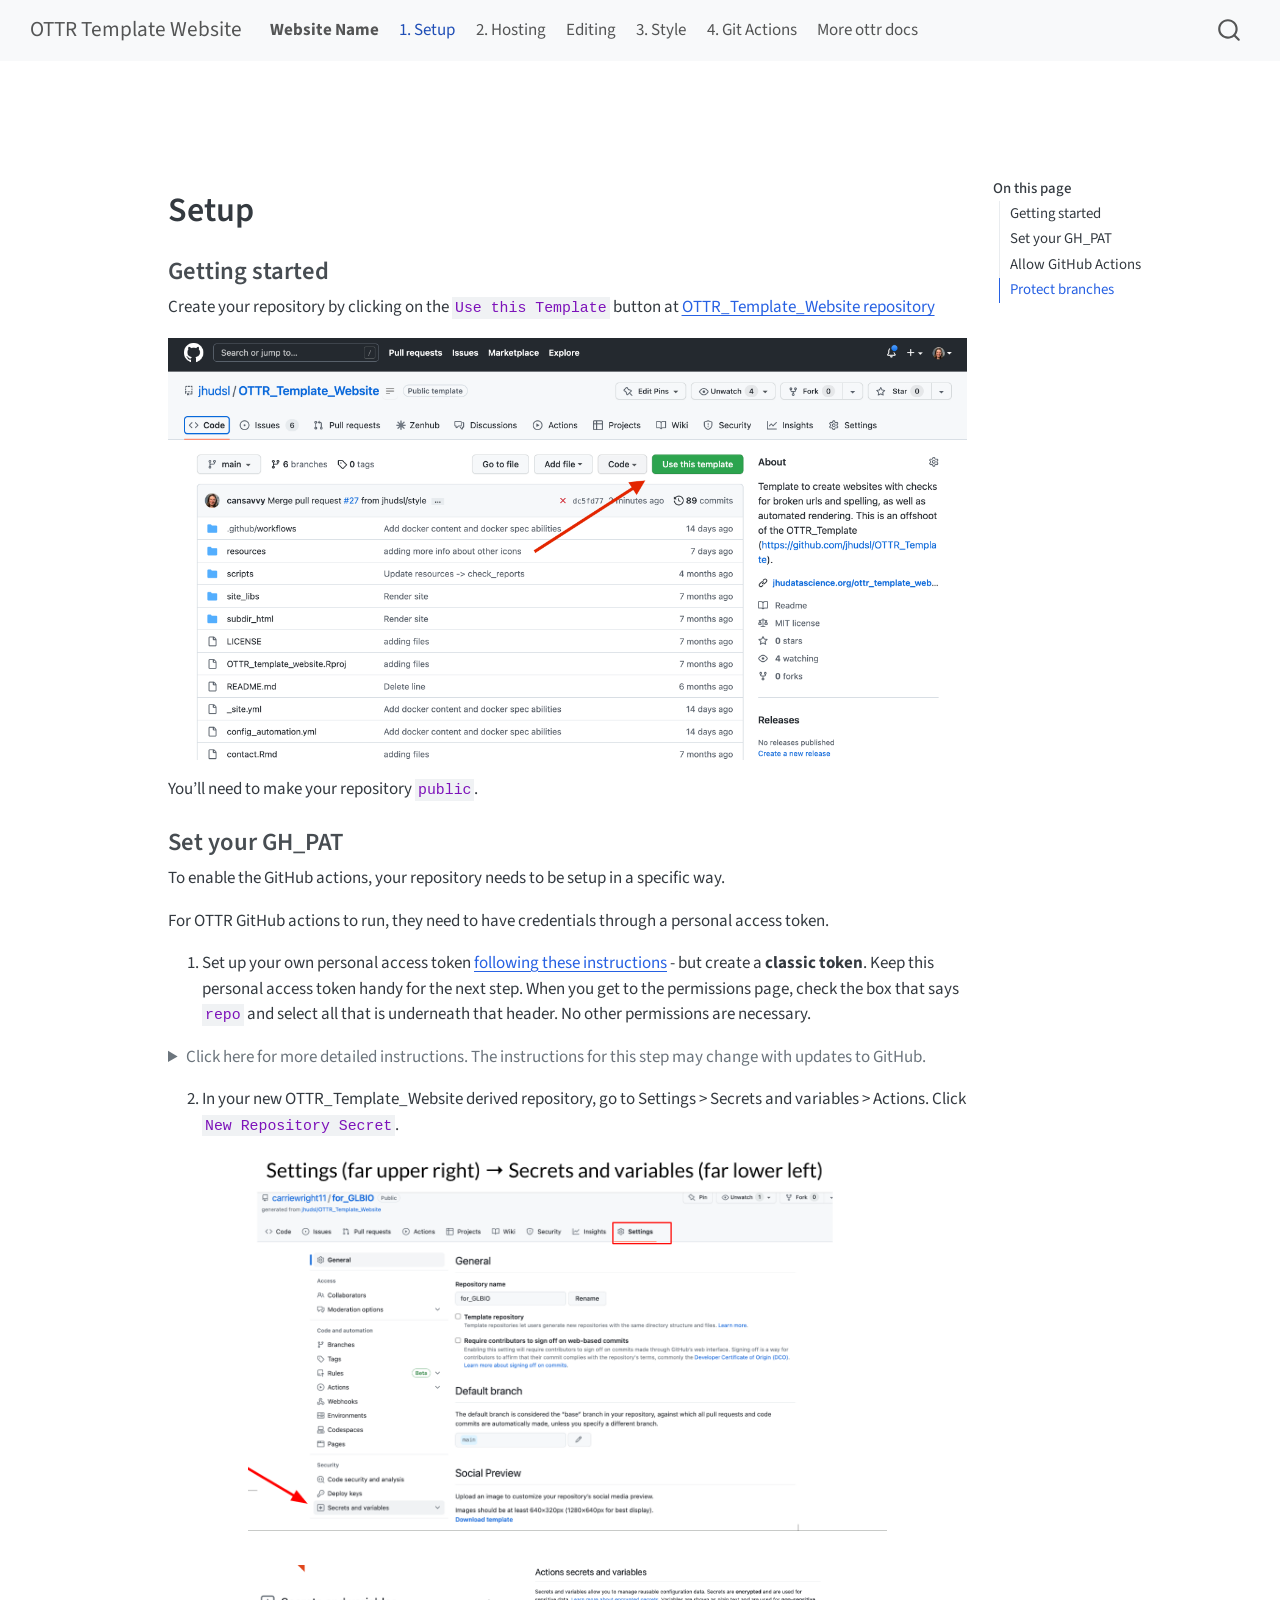
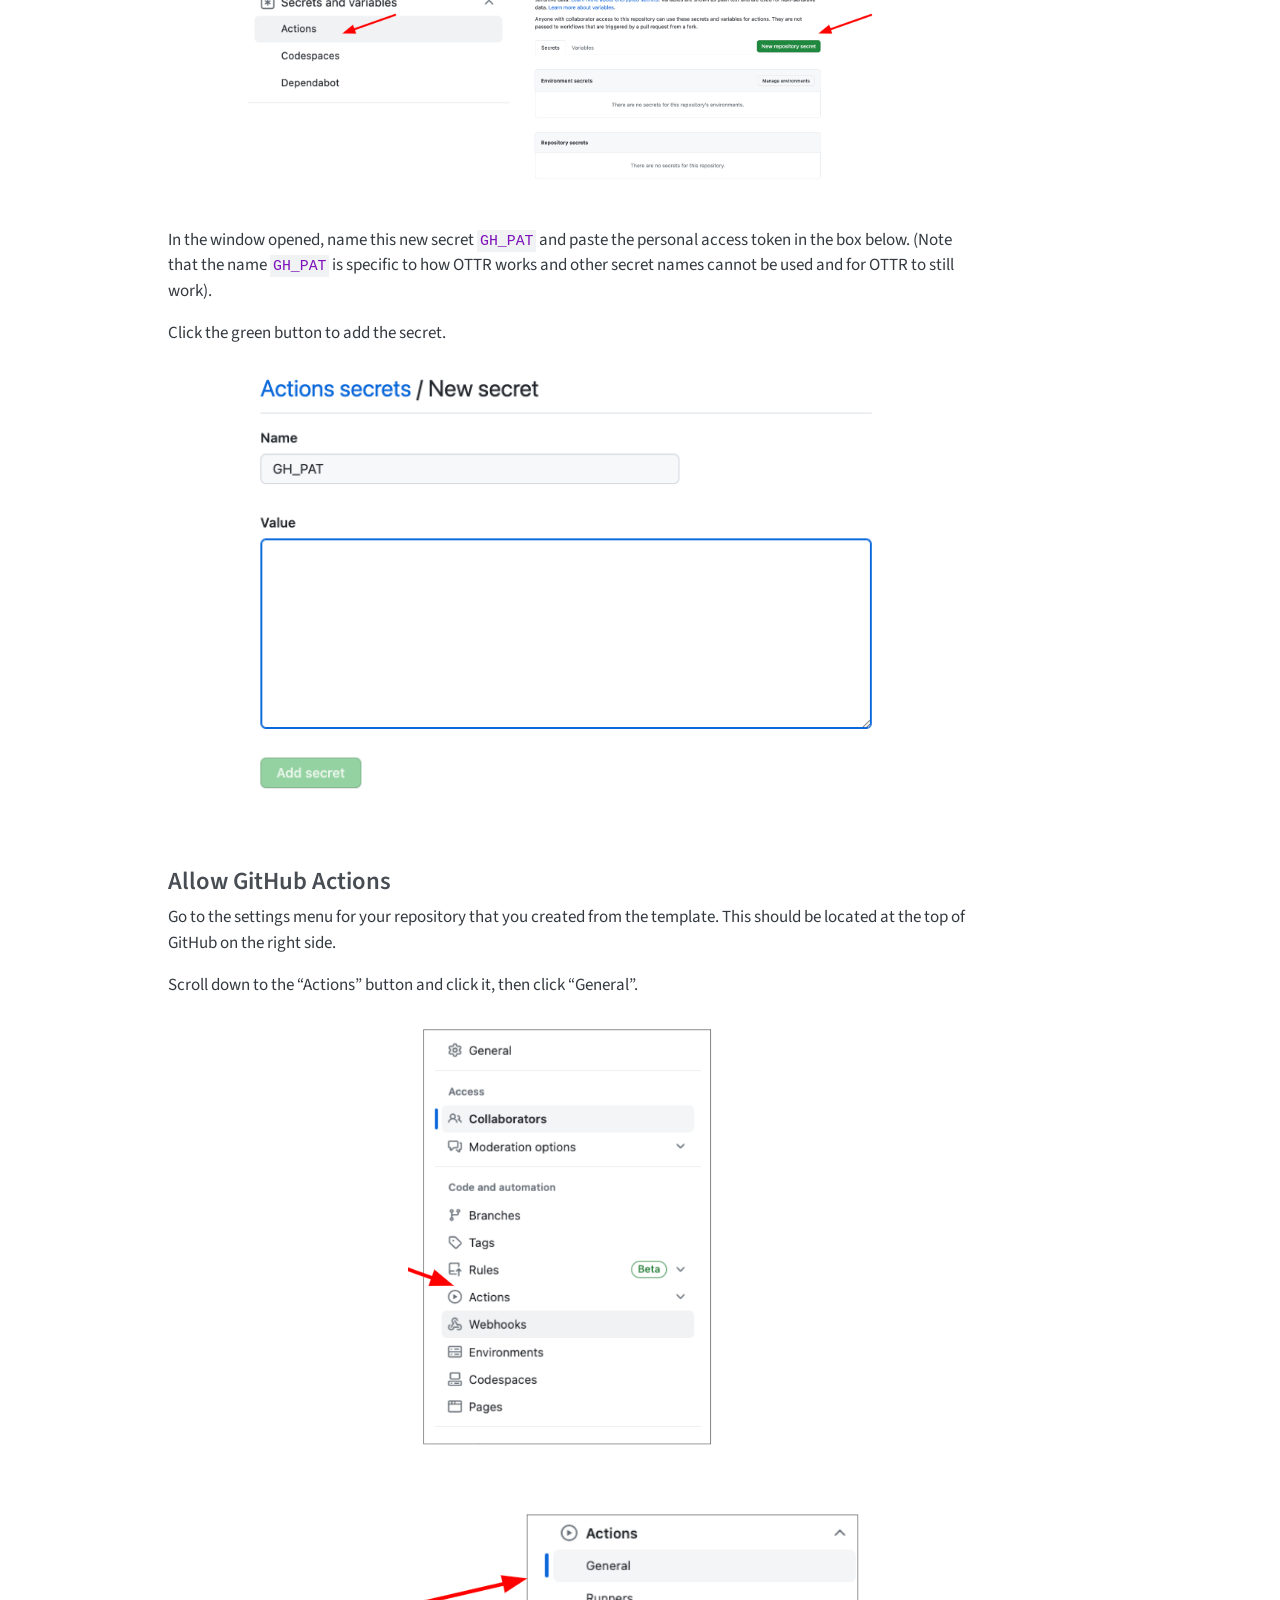
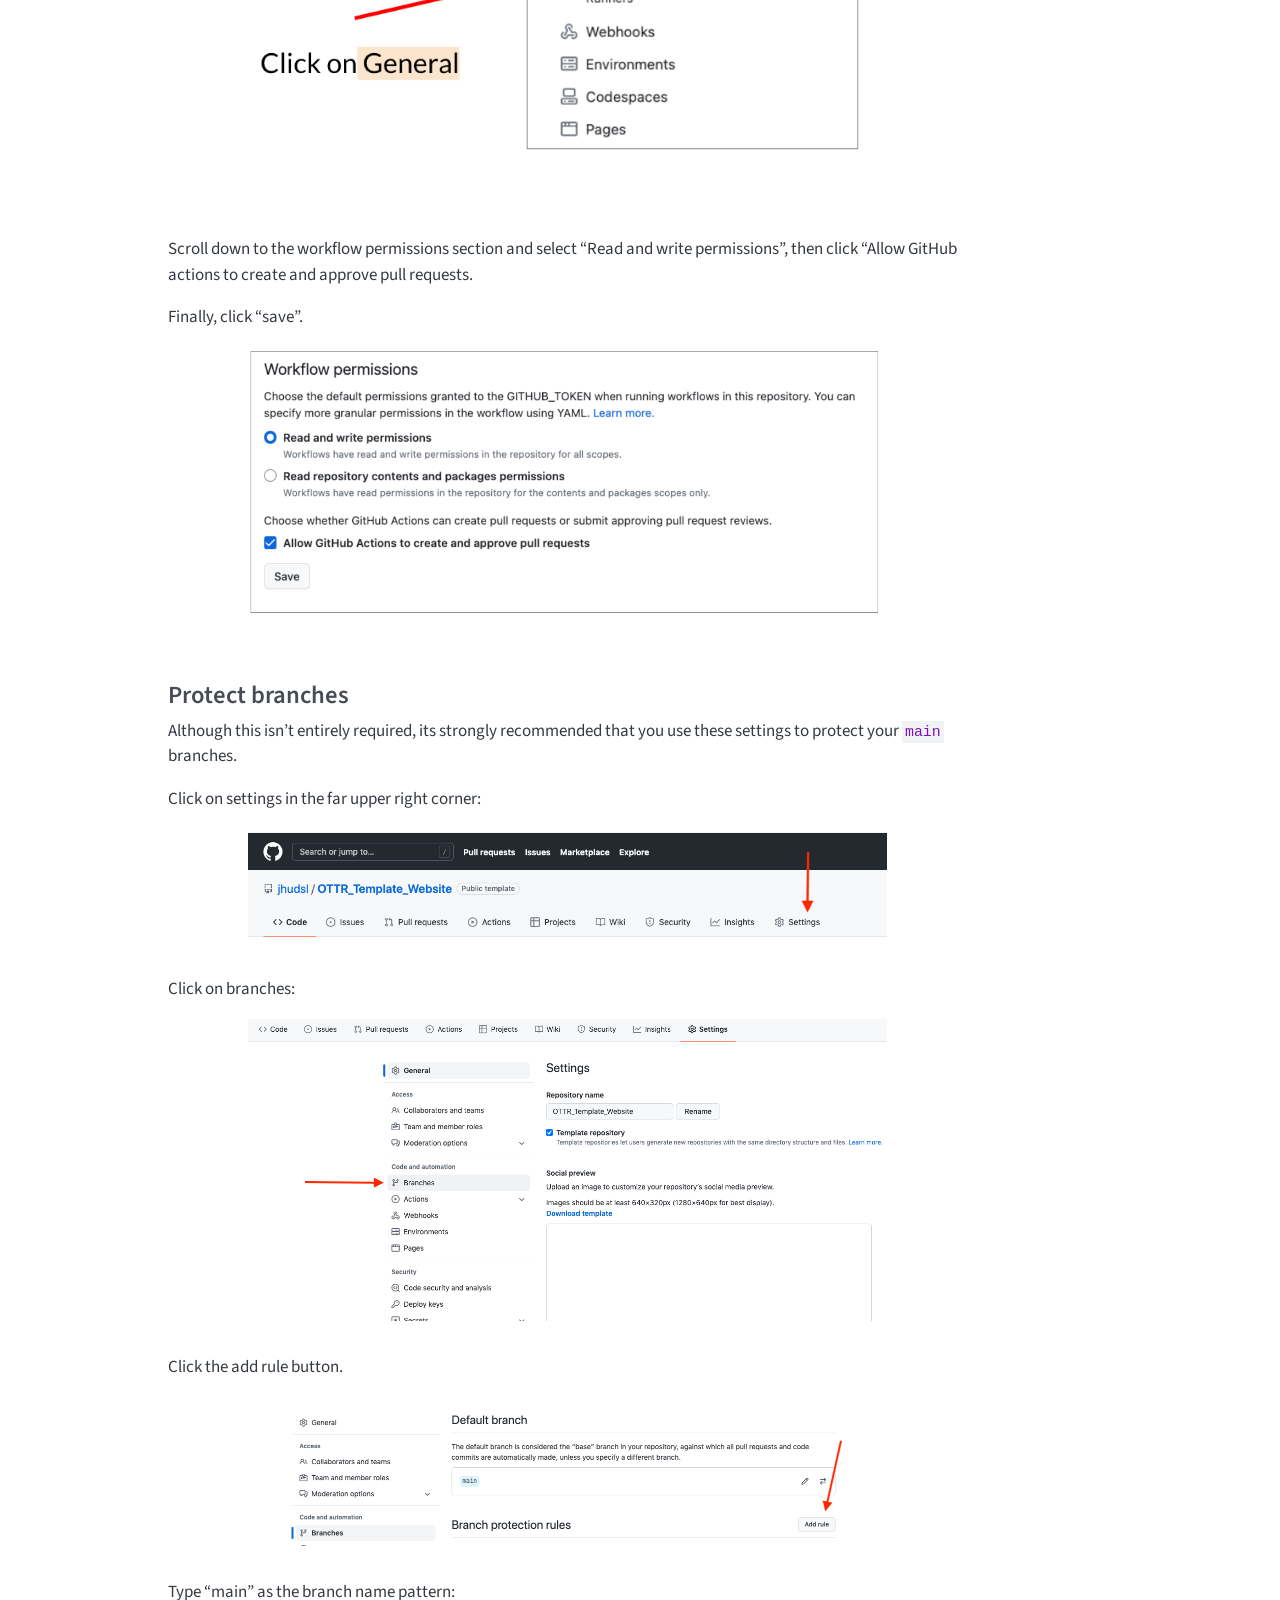
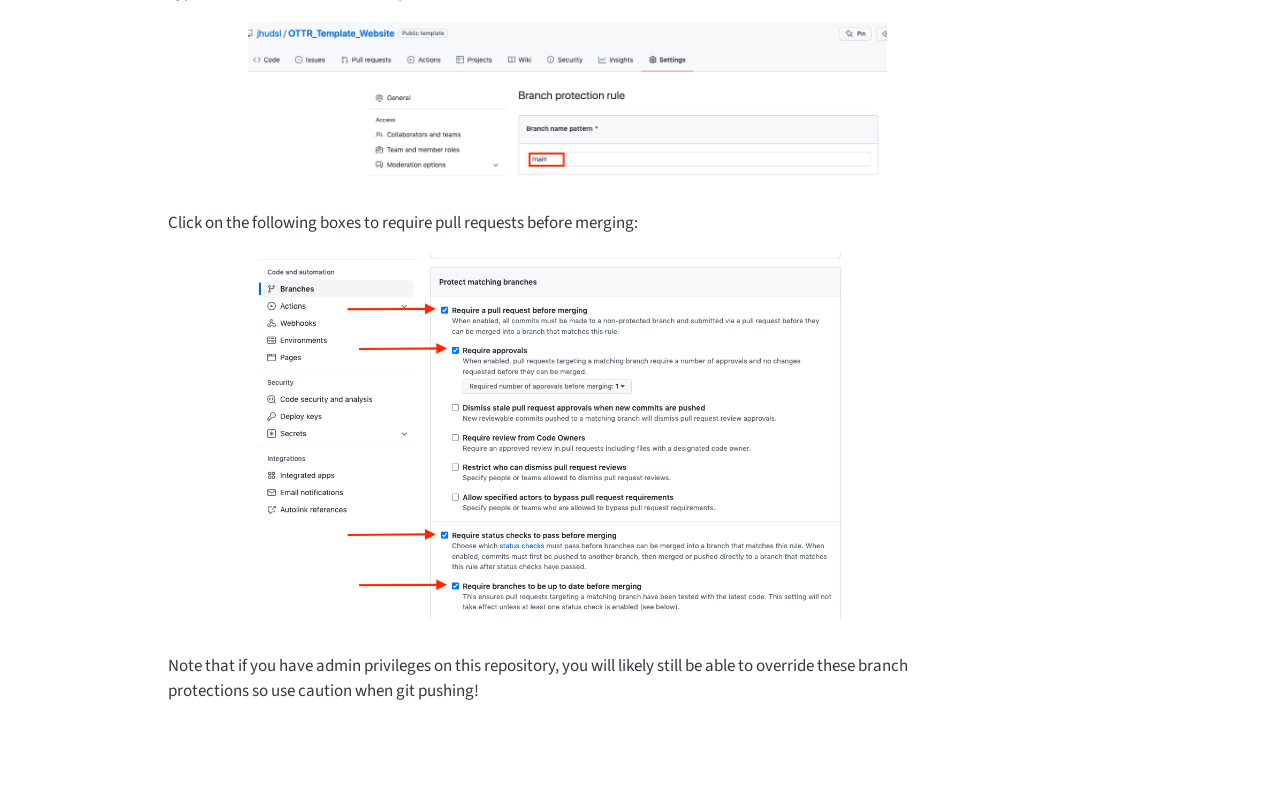
<file: docs/setup.html>
<!DOCTYPE html>
<html xmlns="http://www.w3.org/1999/xhtml" lang="en" xml:lang="en"><head>

<meta charset="utf-8">
<meta name="generator" content="quarto-1.8.26">

<meta name="viewport" content="width=device-width, initial-scale=1.0, user-scalable=yes">


<title>Setup – OTTR Template Website</title>
<style>
code{white-space: pre-wrap;}
span.smallcaps{font-variant: small-caps;}
div.columns{display: flex; gap: min(4vw, 1.5em);}
div.column{flex: auto; overflow-x: auto;}
div.hanging-indent{margin-left: 1.5em; text-indent: -1.5em;}
ul.task-list{list-style: none;}
ul.task-list li input[type="checkbox"] {
  width: 0.8em;
  margin: 0 0.8em 0.2em -1em; /* quarto-specific, see https://github.com/quarto-dev/quarto-cli/issues/4556 */ 
  vertical-align: middle;
}
</style>


<script src="site_libs/quarto-nav/quarto-nav.js"></script>
<script src="site_libs/quarto-nav/headroom.min.js"></script>
<script src="site_libs/clipboard/clipboard.min.js"></script>
<script src="site_libs/quarto-search/autocomplete.umd.js"></script>
<script src="site_libs/quarto-search/fuse.min.js"></script>
<script src="site_libs/quarto-search/quarto-search.js"></script>
<meta name="quarto:offset" content="./">
<script src="site_libs/quarto-html/quarto.js" type="module"></script>
<script src="site_libs/quarto-html/tabsets/tabsets.js" type="module"></script>
<script src="site_libs/quarto-html/axe/axe-check.js" type="module"></script>
<script src="site_libs/quarto-html/popper.min.js"></script>
<script src="site_libs/quarto-html/tippy.umd.min.js"></script>
<script src="site_libs/quarto-html/anchor.min.js"></script>
<link href="site_libs/quarto-html/tippy.css" rel="stylesheet">
<link href="site_libs/quarto-html/quarto-syntax-highlighting-587c61ba64f3a5504c4d52d930310e48.css" rel="stylesheet" id="quarto-text-highlighting-styles">
<script src="site_libs/bootstrap/bootstrap.min.js"></script>
<link href="site_libs/bootstrap/bootstrap-icons.css" rel="stylesheet">
<link href="site_libs/bootstrap/bootstrap-f53186b9ac0866246e638800b9d808a6.min.css" rel="stylesheet" append-hash="true" id="quarto-bootstrap" data-mode="light">
<script id="quarto-search-options" type="application/json">{
  "location": "navbar",
  "copy-button": false,
  "collapse-after": 3,
  "panel-placement": "end",
  "type": "overlay",
  "limit": 50,
  "keyboard-shortcut": [
    "f",
    "/",
    "s"
  ],
  "show-item-context": false,
  "language": {
    "search-no-results-text": "No results",
    "search-matching-documents-text": "matching documents",
    "search-copy-link-title": "Copy link to search",
    "search-hide-matches-text": "Hide additional matches",
    "search-more-match-text": "more match in this document",
    "search-more-matches-text": "more matches in this document",
    "search-clear-button-title": "Clear",
    "search-text-placeholder": "",
    "search-detached-cancel-button-title": "Cancel",
    "search-submit-button-title": "Submit",
    "search-label": "Search"
  }
}</script>


<link rel="stylesheet" href="assets/style_config_default.css">
<link rel="stylesheet" href="assets/style.css">
</head>

<body class="nav-fixed quarto-light">

<div id="quarto-search-results"></div>
  <header id="quarto-header" class="headroom fixed-top">
    <nav class="navbar navbar-expand-lg " data-bs-theme="dark">
      <div class="navbar-container container-fluid">
      <div class="navbar-brand-container mx-auto">
    <a class="navbar-brand" href="./index.html">
    <span class="navbar-title">OTTR Template Website</span>
    </a>
  </div>
            <div id="quarto-search" class="" title="Search"></div>
          <button class="navbar-toggler" type="button" data-bs-toggle="collapse" data-bs-target="#navbarCollapse" aria-controls="navbarCollapse" role="menu" aria-expanded="false" aria-label="Toggle navigation" onclick="if (window.quartoToggleHeadroom) { window.quartoToggleHeadroom(); }">
  <span class="navbar-toggler-icon"></span>
</button>
          <div class="collapse navbar-collapse" id="navbarCollapse">
            <ul class="navbar-nav navbar-nav-scroll me-auto">
  <li class="nav-item">
    <a class="nav-link" href="./index.html"> <i class="bi bi-fa-home" role="img">
</i> 
<span class="menu-text"><strong>Website Name</strong></span></a>
  </li>  
  <li class="nav-item">
    <a class="nav-link active" href="./setup.html" aria-current="page"> 
<span class="menu-text">1. Setup</span></a>
  </li>  
  <li class="nav-item">
    <a class="nav-link" href="./hosting.html"> 
<span class="menu-text">2. Hosting</span></a>
  </li>  
  <li class="nav-item">
    <a class="nav-link" href="./editing.html"> 
<span class="menu-text">Editing</span></a>
  </li>  
  <li class="nav-item">
    <a class="nav-link" href="./style.html"> 
<span class="menu-text">3. Style</span></a>
  </li>  
  <li class="nav-item">
    <a class="nav-link" href="./git_actions.html"> 
<span class="menu-text">4. Git Actions</span></a>
  </li>  
  <li class="nav-item">
    <a class="nav-link" href="https://www.ottrproject.org/"> 
<span class="menu-text">More ottr docs</span></a>
  </li>  
</ul>
          </div> <!-- /navcollapse -->
            <div class="quarto-navbar-tools">
</div>
      </div> <!-- /container-fluid -->
    </nav>
</header>
<!-- content -->
<div id="quarto-content" class="quarto-container page-columns page-rows-contents page-layout-article page-navbar">
<!-- sidebar -->
<!-- margin-sidebar -->
    <div id="quarto-margin-sidebar" class="sidebar margin-sidebar">
        <nav id="TOC" role="doc-toc" class="toc-active">
    <h2 id="toc-title">On this page</h2>
   
  <ul>
  <li><a href="#getting-started" id="toc-getting-started" class="nav-link active" data-scroll-target="#getting-started">Getting started</a></li>
  <li><a href="#set-your-gh_pat" id="toc-set-your-gh_pat" class="nav-link" data-scroll-target="#set-your-gh_pat">Set your GH_PAT</a></li>
  <li><a href="#allow-github-actions" id="toc-allow-github-actions" class="nav-link" data-scroll-target="#allow-github-actions">Allow GitHub Actions</a></li>
  <li><a href="#protect-branches" id="toc-protect-branches" class="nav-link" data-scroll-target="#protect-branches">Protect branches</a></li>
  </ul>
</nav>
    </div>
<!-- main -->
<main class="content" id="quarto-document-content">

<header id="title-block-header" class="quarto-title-block default">
<div class="quarto-title">
<h1 class="title">Setup</h1>
</div>



<div class="quarto-title-meta">

    
  
    
  </div>
  


</header>


<section id="getting-started" class="level3">
<h3 class="anchored" data-anchor-id="getting-started">Getting started</h3>
<p>Create your repository by clicking on the <code>Use this Template</code> button at <a href="https://github.com/ottrproject/OTTR_Template_Website">OTTR_Template_Website repository</a></p>
<p><img src="resources/images/create-repo.png" class="img-fluid"></p>
<p>You’ll need to make your repository <code>public</code>.</p>
</section>
<section id="set-your-gh_pat" class="level3">
<h3 class="anchored" data-anchor-id="set-your-gh_pat">Set your GH_PAT</h3>
<p>To enable the GitHub actions, your repository needs to be setup in a specific way.</p>
<p>For OTTR GitHub actions to run, they need to have credentials through a personal access token.</p>
<ol type="1">
<li>Set up your own personal access token <a href="https://docs.github.com/en/authentication/keeping-your-account-and-data-secure/creating-a-personal-access-token">following these instructions</a> - but create a <strong>classic token</strong>. Keep this personal access token handy for the next step. When you get to the permissions page, check the box that says <code>repo</code> and select all that is underneath that header. No other permissions are necessary.</li>
</ol>
<details>
<summary>
Click here for more detailed instructions. The instructions for this step may change with updates to GitHub.
</summary>
<p>First, go to your username settings, by clicking on your user icon (upper right corner) and scrolling down to settings.</p>
<div class="cell" data-layout-align="center">
<div class="cell-output-display">
<div class="quarto-figure quarto-figure-center">
<figure class="figure">
<p><img src="resources/images/usersettings.png" class="img-fluid quarto-figure quarto-figure-center figure-img" style="width:20.0%" alt="User settings"></p>
</figure>
</div>
</div>
</div>
<p>Next, scroll all the way down on the far right menu to “Developer Settings”.</p>
<div class="cell" data-layout-align="center">
<div class="cell-output-display">
<div class="quarto-figure quarto-figure-center">
<figure class="figure">
<p><img src="resources/images/developer_settings.png" class="img-fluid quarto-figure quarto-figure-center figure-img" style="width:80.0%" alt="User settings"></p>
</figure>
</div>
</div>
</div>
<p>Then select “Personal Access Tokens” and “Tokens (classic)”</p>
<div class="cell" data-layout-align="center">
<div class="cell-output-display">
<div class="quarto-figure quarto-figure-center">
<figure class="figure">
<p><img src="resources/images/classic_tokens.png" class="img-fluid quarto-figure quarto-figure-center figure-img" style="width:40.0%" alt="classic tokens"></p>
</figure>
</div>
</div>
</div>
<p>Then click “Generate new token” and confirm that you want classic.</p>
<div class="cell" data-layout-align="center">
<div class="cell-output-display">
<div class="quarto-figure quarto-figure-center">
<figure class="figure">
<p><img src="resources/images/generate_classic.png" class="img-fluid quarto-figure quarto-figure-center figure-img" style="width:80.0%" alt="generate classic token"></p>
</figure>
</div>
</div>
</div>
<p>Finally, add a name select all the repo scopes and scroll down to the green button to generate the token. Copy this somewhere safe to then paste into your repository settings.</p>
<div class="cell" data-layout-align="center">
<div class="cell-output-display">
<div class="quarto-figure quarto-figure-center">
<figure class="figure">
<p><img src="resources/images/set_up_token.png" class="img-fluid quarto-figure quarto-figure-center figure-img" style="width:80.0%" alt="set up token"></p>
</figure>
</div>
</div>
</div>
</details>
<ol start="2" type="1">
<li>In your new OTTR_Template_Website derived repository, go to Settings &gt; Secrets and variables &gt; Actions. Click <code>New Repository Secret</code>.</li>
</ol>
<div class="cell" data-layout-align="center">
<div class="cell-output-display">
<div class="quarto-figure quarto-figure-center">
<figure class="figure">
<p><img src="resources/images/repo_action_token.png" class="img-fluid quarto-figure quarto-figure-center figure-img" style="width:80.0%" alt="classic tokens"></p>
</figure>
</div>
</div>
</div>
<div class="cell" data-layout-align="center">
<div class="cell-output-display">
<div class="quarto-figure quarto-figure-center">
<figure class="figure">
<p><img src="resources/images/gh_pat_set_up.png" class="img-fluid quarto-figure quarto-figure-center figure-img" style="width:80.0%" alt="new repository secret"></p>
</figure>
</div>
</div>
</div>
<p>In the window opened, name this new secret <code>GH_PAT</code> and paste the personal access token in the box below. (Note that the name <code>GH_PAT</code> is specific to how OTTR works and other secret names cannot be used and for OTTR to still work).</p>
<p>Click the green button to add the secret.</p>
<div class="cell" data-layout-align="center">
<div class="cell-output-display">
<div class="quarto-figure quarto-figure-center">
<figure class="figure">
<p><img src="resources/images/setting_gh_pat.png" class="img-fluid quarto-figure quarto-figure-center figure-img" style="width:80.0%" alt="Clicking on settings"></p>
</figure>
</div>
</div>
</div>
</section>
<section id="allow-github-actions" class="level3">
<h3 class="anchored" data-anchor-id="allow-github-actions">Allow GitHub Actions</h3>
<p>Go to the settings menu for your repository that you created from the template. This should be located at the top of GitHub on the right side.</p>
<p>Scroll down to the “Actions” button and click it, then click “General”.</p>
<div class="cell" data-layout-align="center">
<div class="cell-output-display">
<div class="quarto-figure quarto-figure-center">
<figure class="figure">
<p><img src="resources/images/actions.png" class="img-fluid quarto-figure quarto-figure-center figure-img" style="width:40.0%" alt="allowing workflows"></p>
</figure>
</div>
</div>
</div>
<div class="cell" data-layout-align="center">
<div class="cell-output-display">
<div class="quarto-figure quarto-figure-center">
<figure class="figure">
<p><img src="resources/images/general.png" class="img-fluid quarto-figure quarto-figure-center figure-img" style="width:80.0%" alt="allowing workflows"></p>
</figure>
</div>
</div>
</div>
<p>Scroll down to the workflow permissions section and select “Read and write permissions”, then click “Allow GitHub actions to create and approve pull requests.</p>
<p>Finally, click “save”.</p>
<div class="cell" data-layout-align="center">
<div class="cell-output-display">
<div class="quarto-figure quarto-figure-center">
<figure class="figure">
<p><img src="resources/images/workflows.png" class="img-fluid quarto-figure quarto-figure-center figure-img" style="width:80.0%" alt="allowing workflows"></p>
</figure>
</div>
</div>
</div>
</section>
<section id="protect-branches" class="level3">
<h3 class="anchored" data-anchor-id="protect-branches">Protect branches</h3>
<p>Although this isn’t entirely required, its strongly recommended that you use these settings to protect your <code>main</code> branches.</p>
<p>Click on settings in the far upper right corner:</p>
<div class="cell" data-layout-align="center">
<div class="cell-output-display">
<div class="quarto-figure quarto-figure-center">
<figure class="figure">
<p><img src="resources/images/settings.png" class="img-fluid quarto-figure quarto-figure-center figure-img" style="width:80.0%" alt="Clicking on settings"></p>
</figure>
</div>
</div>
</div>
<p>Click on branches:</p>
<div class="cell" data-layout-align="center">
<div class="cell-output-display">
<div class="quarto-figure quarto-figure-center">
<figure class="figure">
<p><img src="resources/images/branches.png" class="img-fluid quarto-figure quarto-figure-center figure-img" style="width:80.0%" alt="Clicking on settings"></p>
</figure>
</div>
</div>
</div>
<p>Click the add rule button.</p>
<div class="cell" data-layout-align="center">
<div class="cell-output-display">
<div class="quarto-figure quarto-figure-center">
<figure class="figure">
<p><img src="resources/images/add_rule.png" class="img-fluid quarto-figure quarto-figure-center figure-img" alt="Adding rule" width="608"></p>
</figure>
</div>
</div>
</div>
<p>Type “main” as the branch name pattern:</p>
<div class="cell" data-layout-align="center">
<div class="cell-output-display">
<div class="quarto-figure quarto-figure-center">
<figure class="figure">
<p><img src="resources/images/main_branch.png" class="img-fluid quarto-figure quarto-figure-center figure-img" style="width:80.0%" alt="adding main branch rule"></p>
</figure>
</div>
</div>
</div>
<p>Click on the following boxes to require pull requests before merging:</p>
<div class="cell" data-layout-align="center">
<div class="cell-output-display">
<div class="quarto-figure quarto-figure-center">
<figure class="figure">
<p><img src="resources/images/branch_rule.png" class="img-fluid quarto-figure quarto-figure-center figure-img" style="width:80.0%" alt="modify branch rules"></p>
</figure>
</div>
</div>
</div>
<p>Note that if you have admin privileges on this repository, you will likely still be able to override these branch protections so use caution when git pushing!</p>


</section>

</main> <!-- /main -->
<script id="quarto-html-after-body" type="application/javascript">
  window.document.addEventListener("DOMContentLoaded", function (event) {
    const icon = "";
    const anchorJS = new window.AnchorJS();
    anchorJS.options = {
      placement: 'right',
      icon: icon
    };
    anchorJS.add('.anchored');
    const isCodeAnnotation = (el) => {
      for (const clz of el.classList) {
        if (clz.startsWith('code-annotation-')) {                     
          return true;
        }
      }
      return false;
    }
    const onCopySuccess = function(e) {
      // button target
      const button = e.trigger;
      // don't keep focus
      button.blur();
      // flash "checked"
      button.classList.add('code-copy-button-checked');
      var currentTitle = button.getAttribute("title");
      button.setAttribute("title", "Copied!");
      let tooltip;
      if (window.bootstrap) {
        button.setAttribute("data-bs-toggle", "tooltip");
        button.setAttribute("data-bs-placement", "left");
        button.setAttribute("data-bs-title", "Copied!");
        tooltip = new bootstrap.Tooltip(button, 
          { trigger: "manual", 
            customClass: "code-copy-button-tooltip",
            offset: [0, -8]});
        tooltip.show();    
      }
      setTimeout(function() {
        if (tooltip) {
          tooltip.hide();
          button.removeAttribute("data-bs-title");
          button.removeAttribute("data-bs-toggle");
          button.removeAttribute("data-bs-placement");
        }
        button.setAttribute("title", currentTitle);
        button.classList.remove('code-copy-button-checked');
      }, 1000);
      // clear code selection
      e.clearSelection();
    }
    const getTextToCopy = function(trigger) {
      const outerScaffold = trigger.parentElement.cloneNode(true);
      const codeEl = outerScaffold.querySelector('code');
      for (const childEl of codeEl.children) {
        if (isCodeAnnotation(childEl)) {
          childEl.remove();
        }
      }
      return codeEl.innerText;
    }
    const clipboard = new window.ClipboardJS('.code-copy-button:not([data-in-quarto-modal])', {
      text: getTextToCopy
    });
    clipboard.on('success', onCopySuccess);
    if (window.document.getElementById('quarto-embedded-source-code-modal')) {
      const clipboardModal = new window.ClipboardJS('.code-copy-button[data-in-quarto-modal]', {
        text: getTextToCopy,
        container: window.document.getElementById('quarto-embedded-source-code-modal')
      });
      clipboardModal.on('success', onCopySuccess);
    }
      var localhostRegex = new RegExp(/^(?:http|https):\/\/localhost\:?[0-9]*\//);
      var mailtoRegex = new RegExp(/^mailto:/);
        var filterRegex = new RegExp('/' + window.location.host + '/');
      var isInternal = (href) => {
          return filterRegex.test(href) || localhostRegex.test(href) || mailtoRegex.test(href);
      }
      // Inspect non-navigation links and adorn them if external
     var links = window.document.querySelectorAll('a[href]:not(.nav-link):not(.navbar-brand):not(.toc-action):not(.sidebar-link):not(.sidebar-item-toggle):not(.pagination-link):not(.no-external):not([aria-hidden]):not(.dropdown-item):not(.quarto-navigation-tool):not(.about-link)');
      for (var i=0; i<links.length; i++) {
        const link = links[i];
        if (!isInternal(link.href)) {
          // undo the damage that might have been done by quarto-nav.js in the case of
          // links that we want to consider external
          if (link.dataset.originalHref !== undefined) {
            link.href = link.dataset.originalHref;
          }
        }
      }
    function tippyHover(el, contentFn, onTriggerFn, onUntriggerFn) {
      const config = {
        allowHTML: true,
        maxWidth: 500,
        delay: 100,
        arrow: false,
        appendTo: function(el) {
            return el.parentElement;
        },
        interactive: true,
        interactiveBorder: 10,
        theme: 'quarto',
        placement: 'bottom-start',
      };
      if (contentFn) {
        config.content = contentFn;
      }
      if (onTriggerFn) {
        config.onTrigger = onTriggerFn;
      }
      if (onUntriggerFn) {
        config.onUntrigger = onUntriggerFn;
      }
      window.tippy(el, config); 
    }
    const noterefs = window.document.querySelectorAll('a[role="doc-noteref"]');
    for (var i=0; i<noterefs.length; i++) {
      const ref = noterefs[i];
      tippyHover(ref, function() {
        // use id or data attribute instead here
        let href = ref.getAttribute('data-footnote-href') || ref.getAttribute('href');
        try { href = new URL(href).hash; } catch {}
        const id = href.replace(/^#\/?/, "");
        const note = window.document.getElementById(id);
        if (note) {
          return note.innerHTML;
        } else {
          return "";
        }
      });
    }
    const xrefs = window.document.querySelectorAll('a.quarto-xref');
    const processXRef = (id, note) => {
      // Strip column container classes
      const stripColumnClz = (el) => {
        el.classList.remove("page-full", "page-columns");
        if (el.children) {
          for (const child of el.children) {
            stripColumnClz(child);
          }
        }
      }
      stripColumnClz(note)
      if (id === null || id.startsWith('sec-')) {
        // Special case sections, only their first couple elements
        const container = document.createElement("div");
        if (note.children && note.children.length > 2) {
          container.appendChild(note.children[0].cloneNode(true));
          for (let i = 1; i < note.children.length; i++) {
            const child = note.children[i];
            if (child.tagName === "P" && child.innerText === "") {
              continue;
            } else {
              container.appendChild(child.cloneNode(true));
              break;
            }
          }
          if (window.Quarto?.typesetMath) {
            window.Quarto.typesetMath(container);
          }
          return container.innerHTML
        } else {
          if (window.Quarto?.typesetMath) {
            window.Quarto.typesetMath(note);
          }
          return note.innerHTML;
        }
      } else {
        // Remove any anchor links if they are present
        const anchorLink = note.querySelector('a.anchorjs-link');
        if (anchorLink) {
          anchorLink.remove();
        }
        if (window.Quarto?.typesetMath) {
          window.Quarto.typesetMath(note);
        }
        if (note.classList.contains("callout")) {
          return note.outerHTML;
        } else {
          return note.innerHTML;
        }
      }
    }
    for (var i=0; i<xrefs.length; i++) {
      const xref = xrefs[i];
      tippyHover(xref, undefined, function(instance) {
        instance.disable();
        let url = xref.getAttribute('href');
        let hash = undefined; 
        if (url.startsWith('#')) {
          hash = url;
        } else {
          try { hash = new URL(url).hash; } catch {}
        }
        if (hash) {
          const id = hash.replace(/^#\/?/, "");
          const note = window.document.getElementById(id);
          if (note !== null) {
            try {
              const html = processXRef(id, note.cloneNode(true));
              instance.setContent(html);
            } finally {
              instance.enable();
              instance.show();
            }
          } else {
            // See if we can fetch this
            fetch(url.split('#')[0])
            .then(res => res.text())
            .then(html => {
              const parser = new DOMParser();
              const htmlDoc = parser.parseFromString(html, "text/html");
              const note = htmlDoc.getElementById(id);
              if (note !== null) {
                const html = processXRef(id, note);
                instance.setContent(html);
              } 
            }).finally(() => {
              instance.enable();
              instance.show();
            });
          }
        } else {
          // See if we can fetch a full url (with no hash to target)
          // This is a special case and we should probably do some content thinning / targeting
          fetch(url)
          .then(res => res.text())
          .then(html => {
            const parser = new DOMParser();
            const htmlDoc = parser.parseFromString(html, "text/html");
            const note = htmlDoc.querySelector('main.content');
            if (note !== null) {
              // This should only happen for chapter cross references
              // (since there is no id in the URL)
              // remove the first header
              if (note.children.length > 0 && note.children[0].tagName === "HEADER") {
                note.children[0].remove();
              }
              const html = processXRef(null, note);
              instance.setContent(html);
            } 
          }).finally(() => {
            instance.enable();
            instance.show();
          });
        }
      }, function(instance) {
      });
    }
        let selectedAnnoteEl;
        const selectorForAnnotation = ( cell, annotation) => {
          let cellAttr = 'data-code-cell="' + cell + '"';
          let lineAttr = 'data-code-annotation="' +  annotation + '"';
          const selector = 'span[' + cellAttr + '][' + lineAttr + ']';
          return selector;
        }
        const selectCodeLines = (annoteEl) => {
          const doc = window.document;
          const targetCell = annoteEl.getAttribute("data-target-cell");
          const targetAnnotation = annoteEl.getAttribute("data-target-annotation");
          const annoteSpan = window.document.querySelector(selectorForAnnotation(targetCell, targetAnnotation));
          const lines = annoteSpan.getAttribute("data-code-lines").split(",");
          const lineIds = lines.map((line) => {
            return targetCell + "-" + line;
          })
          let top = null;
          let height = null;
          let parent = null;
          if (lineIds.length > 0) {
              //compute the position of the single el (top and bottom and make a div)
              const el = window.document.getElementById(lineIds[0]);
              top = el.offsetTop;
              height = el.offsetHeight;
              parent = el.parentElement.parentElement;
            if (lineIds.length > 1) {
              const lastEl = window.document.getElementById(lineIds[lineIds.length - 1]);
              const bottom = lastEl.offsetTop + lastEl.offsetHeight;
              height = bottom - top;
            }
            if (top !== null && height !== null && parent !== null) {
              // cook up a div (if necessary) and position it 
              let div = window.document.getElementById("code-annotation-line-highlight");
              if (div === null) {
                div = window.document.createElement("div");
                div.setAttribute("id", "code-annotation-line-highlight");
                div.style.position = 'absolute';
                parent.appendChild(div);
              }
              div.style.top = top - 2 + "px";
              div.style.height = height + 4 + "px";
              div.style.left = 0;
              let gutterDiv = window.document.getElementById("code-annotation-line-highlight-gutter");
              if (gutterDiv === null) {
                gutterDiv = window.document.createElement("div");
                gutterDiv.setAttribute("id", "code-annotation-line-highlight-gutter");
                gutterDiv.style.position = 'absolute';
                const codeCell = window.document.getElementById(targetCell);
                const gutter = codeCell.querySelector('.code-annotation-gutter');
                gutter.appendChild(gutterDiv);
              }
              gutterDiv.style.top = top - 2 + "px";
              gutterDiv.style.height = height + 4 + "px";
            }
            selectedAnnoteEl = annoteEl;
          }
        };
        const unselectCodeLines = () => {
          const elementsIds = ["code-annotation-line-highlight", "code-annotation-line-highlight-gutter"];
          elementsIds.forEach((elId) => {
            const div = window.document.getElementById(elId);
            if (div) {
              div.remove();
            }
          });
          selectedAnnoteEl = undefined;
        };
          // Handle positioning of the toggle
      window.addEventListener(
        "resize",
        throttle(() => {
          elRect = undefined;
          if (selectedAnnoteEl) {
            selectCodeLines(selectedAnnoteEl);
          }
        }, 10)
      );
      function throttle(fn, ms) {
      let throttle = false;
      let timer;
        return (...args) => {
          if(!throttle) { // first call gets through
              fn.apply(this, args);
              throttle = true;
          } else { // all the others get throttled
              if(timer) clearTimeout(timer); // cancel #2
              timer = setTimeout(() => {
                fn.apply(this, args);
                timer = throttle = false;
              }, ms);
          }
        };
      }
        // Attach click handler to the DT
        const annoteDls = window.document.querySelectorAll('dt[data-target-cell]');
        for (const annoteDlNode of annoteDls) {
          annoteDlNode.addEventListener('click', (event) => {
            const clickedEl = event.target;
            if (clickedEl !== selectedAnnoteEl) {
              unselectCodeLines();
              const activeEl = window.document.querySelector('dt[data-target-cell].code-annotation-active');
              if (activeEl) {
                activeEl.classList.remove('code-annotation-active');
              }
              selectCodeLines(clickedEl);
              clickedEl.classList.add('code-annotation-active');
            } else {
              // Unselect the line
              unselectCodeLines();
              clickedEl.classList.remove('code-annotation-active');
            }
          });
        }
    const findCites = (el) => {
      const parentEl = el.parentElement;
      if (parentEl) {
        const cites = parentEl.dataset.cites;
        if (cites) {
          return {
            el,
            cites: cites.split(' ')
          };
        } else {
          return findCites(el.parentElement)
        }
      } else {
        return undefined;
      }
    };
    var bibliorefs = window.document.querySelectorAll('a[role="doc-biblioref"]');
    for (var i=0; i<bibliorefs.length; i++) {
      const ref = bibliorefs[i];
      const citeInfo = findCites(ref);
      if (citeInfo) {
        tippyHover(citeInfo.el, function() {
          var popup = window.document.createElement('div');
          citeInfo.cites.forEach(function(cite) {
            var citeDiv = window.document.createElement('div');
            citeDiv.classList.add('hanging-indent');
            citeDiv.classList.add('csl-entry');
            var biblioDiv = window.document.getElementById('ref-' + cite);
            if (biblioDiv) {
              citeDiv.innerHTML = biblioDiv.innerHTML;
            }
            popup.appendChild(citeDiv);
          });
          return popup.innerHTML;
        });
      }
    }
  });
  </script>
</div> <!-- /content -->




</body></html>
</file>
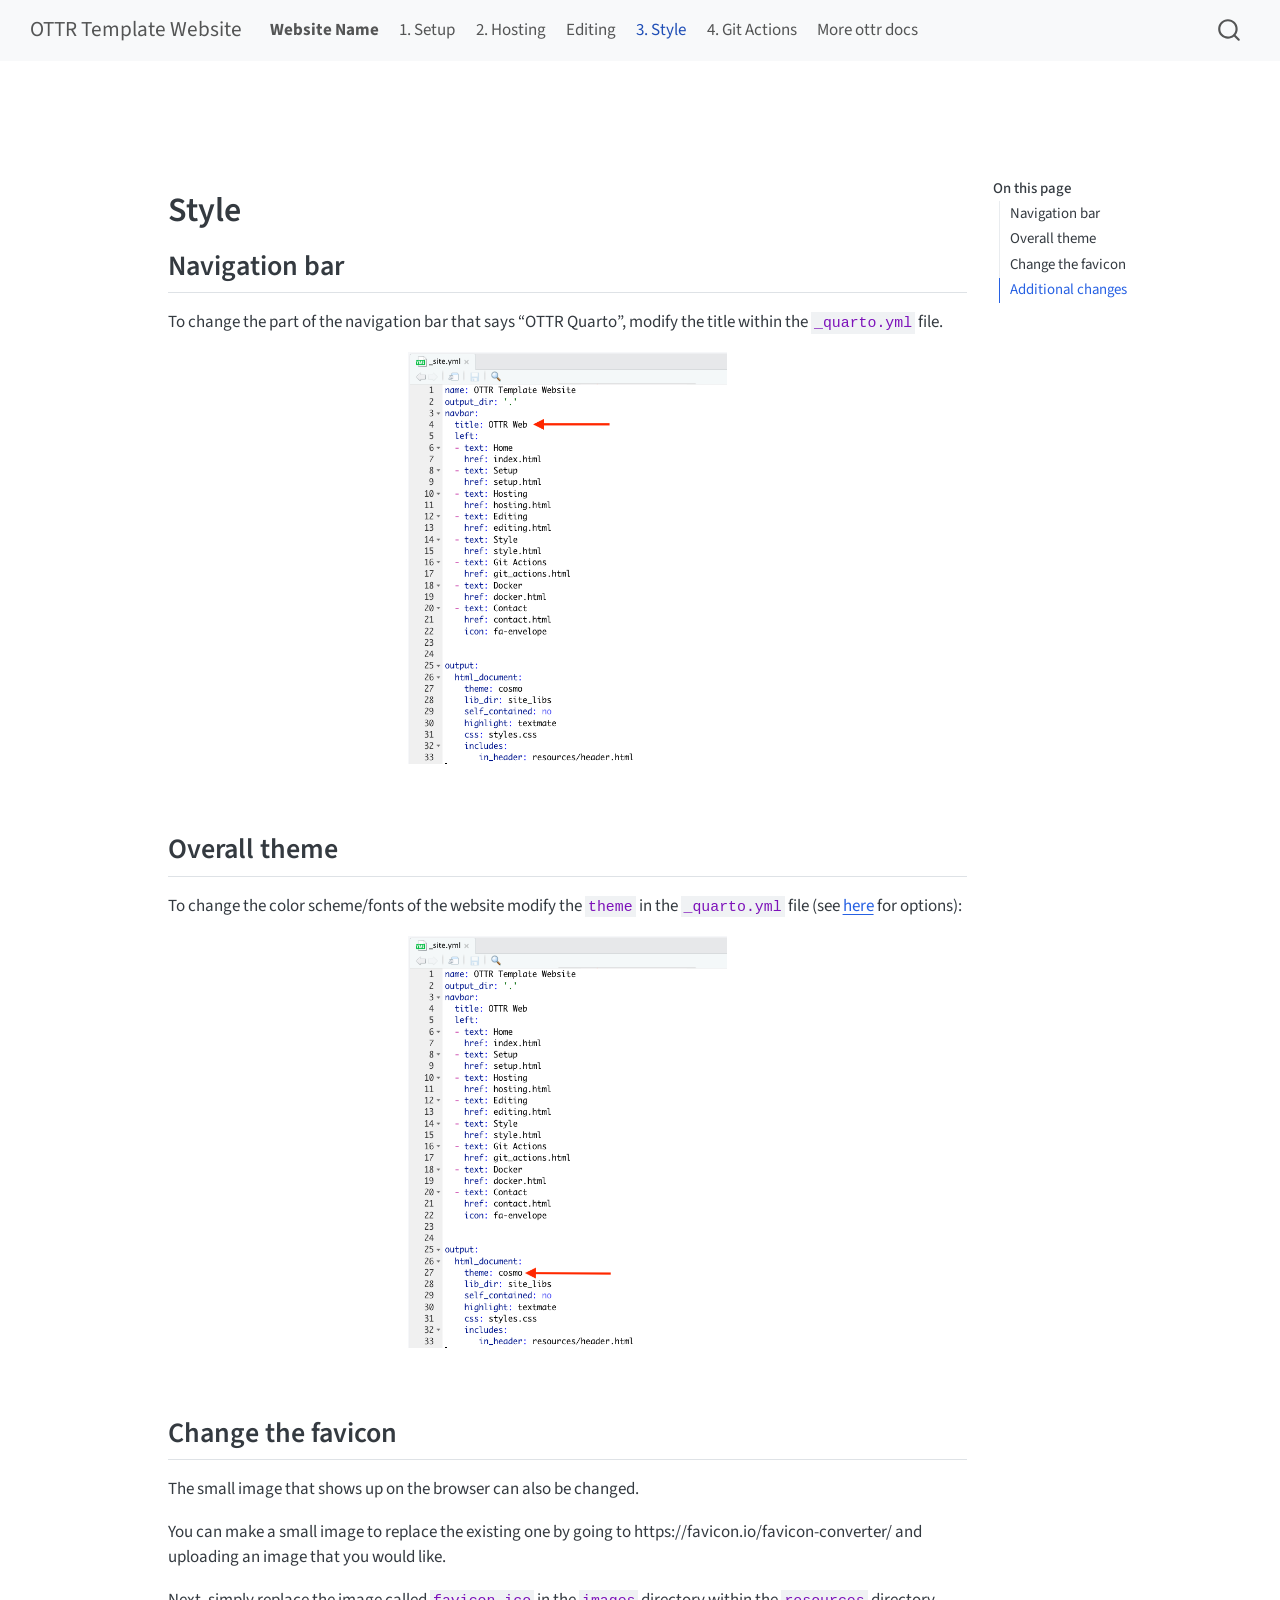
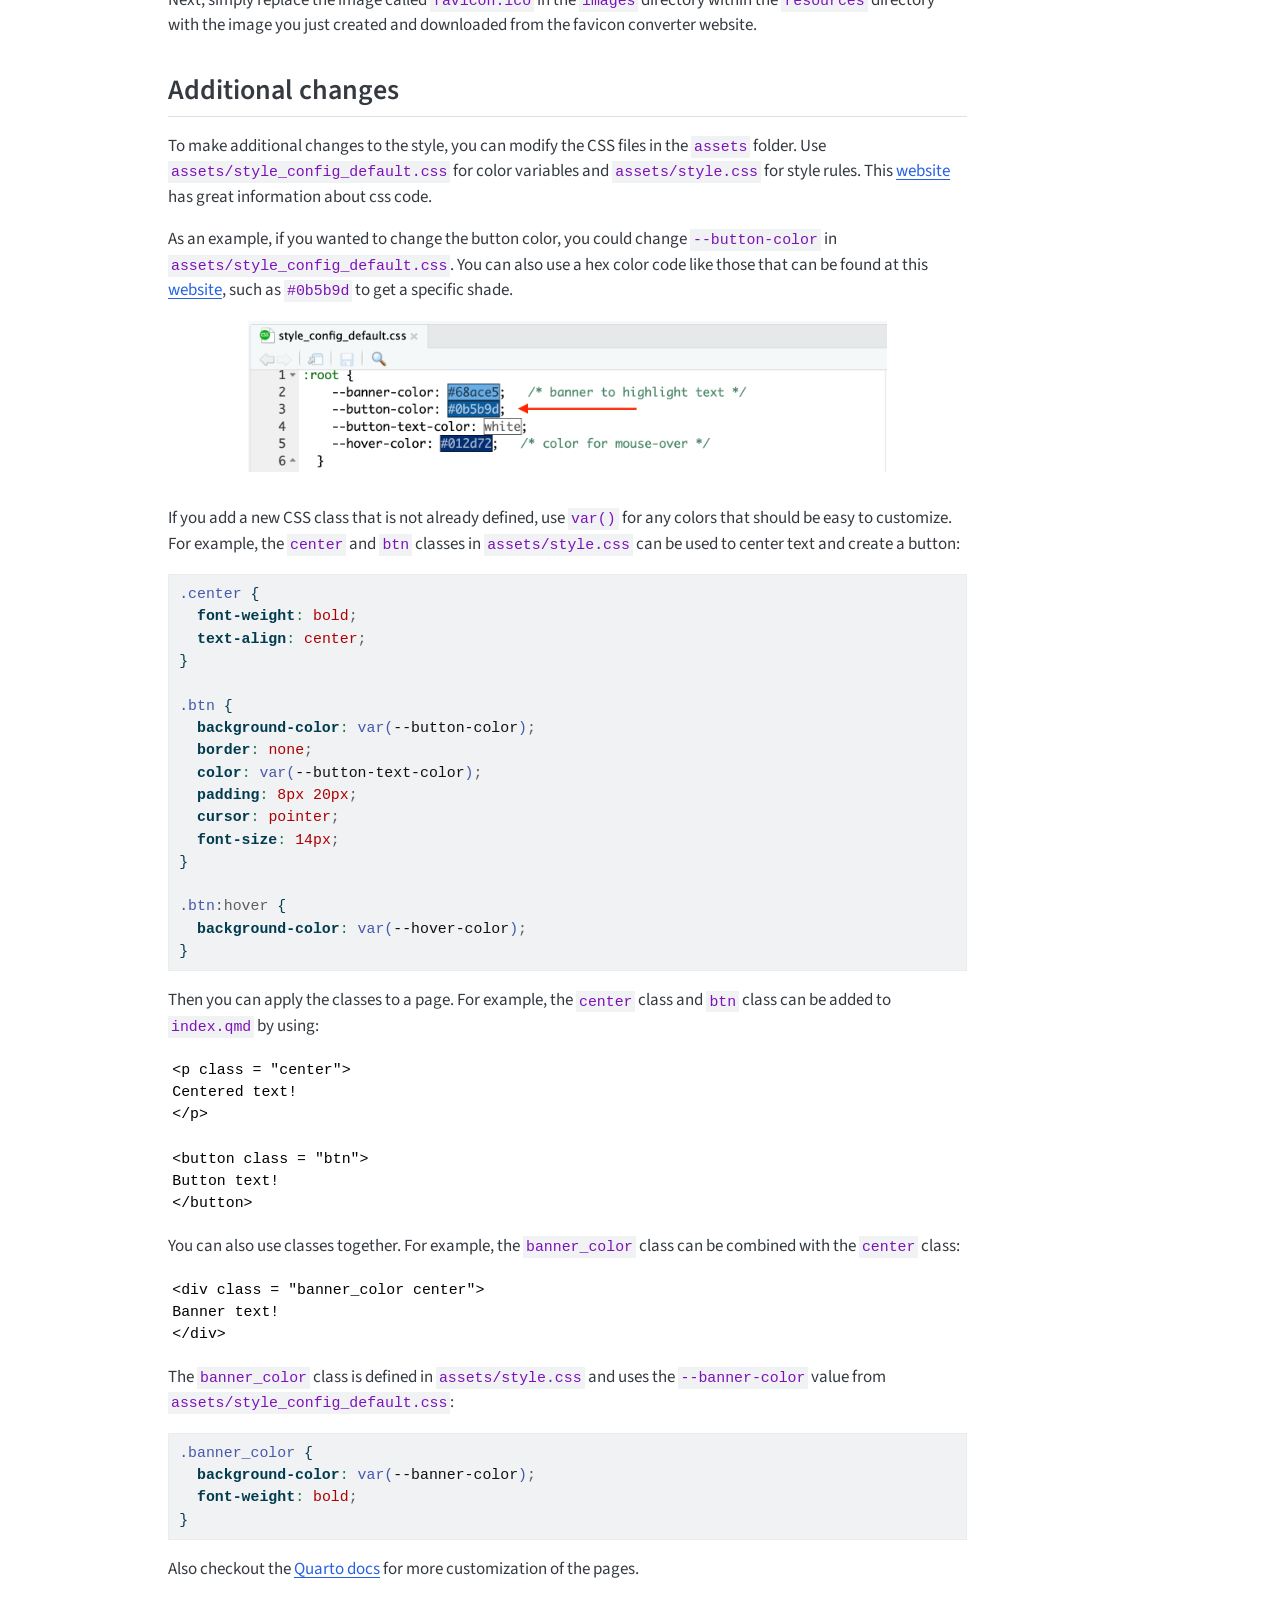
<file: docs/style.html>
<!DOCTYPE html>
<html xmlns="http://www.w3.org/1999/xhtml" lang="en" xml:lang="en"><head>

<meta charset="utf-8">
<meta name="generator" content="quarto-1.8.26">

<meta name="viewport" content="width=device-width, initial-scale=1.0, user-scalable=yes">


<title>Style – OTTR Template Website</title>
<style>
code{white-space: pre-wrap;}
span.smallcaps{font-variant: small-caps;}
div.columns{display: flex; gap: min(4vw, 1.5em);}
div.column{flex: auto; overflow-x: auto;}
div.hanging-indent{margin-left: 1.5em; text-indent: -1.5em;}
ul.task-list{list-style: none;}
ul.task-list li input[type="checkbox"] {
  width: 0.8em;
  margin: 0 0.8em 0.2em -1em; /* quarto-specific, see https://github.com/quarto-dev/quarto-cli/issues/4556 */ 
  vertical-align: middle;
}
/* CSS for syntax highlighting */
html { -webkit-text-size-adjust: 100%; }
pre > code.sourceCode { white-space: pre; position: relative; }
pre > code.sourceCode > span { display: inline-block; line-height: 1.25; }
pre > code.sourceCode > span:empty { height: 1.2em; }
.sourceCode { overflow: visible; }
code.sourceCode > span { color: inherit; text-decoration: inherit; }
div.sourceCode { margin: 1em 0; }
pre.sourceCode { margin: 0; }
@media screen {
div.sourceCode { overflow: auto; }
}
@media print {
pre > code.sourceCode { white-space: pre-wrap; }
pre > code.sourceCode > span { text-indent: -5em; padding-left: 5em; }
}
pre.numberSource code
  { counter-reset: source-line 0; }
pre.numberSource code > span
  { position: relative; left: -4em; counter-increment: source-line; }
pre.numberSource code > span > a:first-child::before
  { content: counter(source-line);
    position: relative; left: -1em; text-align: right; vertical-align: baseline;
    border: none; display: inline-block;
    -webkit-touch-callout: none; -webkit-user-select: none;
    -khtml-user-select: none; -moz-user-select: none;
    -ms-user-select: none; user-select: none;
    padding: 0 4px; width: 4em;
  }
pre.numberSource { margin-left: 3em;  padding-left: 4px; }
div.sourceCode
  {   }
@media screen {
pre > code.sourceCode > span > a:first-child::before { text-decoration: underline; }
}
</style>


<script src="site_libs/quarto-nav/quarto-nav.js"></script>
<script src="site_libs/quarto-nav/headroom.min.js"></script>
<script src="site_libs/clipboard/clipboard.min.js"></script>
<script src="site_libs/quarto-search/autocomplete.umd.js"></script>
<script src="site_libs/quarto-search/fuse.min.js"></script>
<script src="site_libs/quarto-search/quarto-search.js"></script>
<meta name="quarto:offset" content="./">
<script src="site_libs/quarto-html/quarto.js" type="module"></script>
<script src="site_libs/quarto-html/tabsets/tabsets.js" type="module"></script>
<script src="site_libs/quarto-html/axe/axe-check.js" type="module"></script>
<script src="site_libs/quarto-html/popper.min.js"></script>
<script src="site_libs/quarto-html/tippy.umd.min.js"></script>
<script src="site_libs/quarto-html/anchor.min.js"></script>
<link href="site_libs/quarto-html/tippy.css" rel="stylesheet">
<link href="site_libs/quarto-html/quarto-syntax-highlighting-587c61ba64f3a5504c4d52d930310e48.css" rel="stylesheet" id="quarto-text-highlighting-styles">
<script src="site_libs/bootstrap/bootstrap.min.js"></script>
<link href="site_libs/bootstrap/bootstrap-icons.css" rel="stylesheet">
<link href="site_libs/bootstrap/bootstrap-f53186b9ac0866246e638800b9d808a6.min.css" rel="stylesheet" append-hash="true" id="quarto-bootstrap" data-mode="light">
<script id="quarto-search-options" type="application/json">{
  "location": "navbar",
  "copy-button": false,
  "collapse-after": 3,
  "panel-placement": "end",
  "type": "overlay",
  "limit": 50,
  "keyboard-shortcut": [
    "f",
    "/",
    "s"
  ],
  "show-item-context": false,
  "language": {
    "search-no-results-text": "No results",
    "search-matching-documents-text": "matching documents",
    "search-copy-link-title": "Copy link to search",
    "search-hide-matches-text": "Hide additional matches",
    "search-more-match-text": "more match in this document",
    "search-more-matches-text": "more matches in this document",
    "search-clear-button-title": "Clear",
    "search-text-placeholder": "",
    "search-detached-cancel-button-title": "Cancel",
    "search-submit-button-title": "Submit",
    "search-label": "Search"
  }
}</script>


<link rel="stylesheet" href="assets/style_config_default.css">
<link rel="stylesheet" href="assets/style.css">
</head>

<body class="nav-fixed quarto-light">

<div id="quarto-search-results"></div>
  <header id="quarto-header" class="headroom fixed-top">
    <nav class="navbar navbar-expand-lg " data-bs-theme="dark">
      <div class="navbar-container container-fluid">
      <div class="navbar-brand-container mx-auto">
    <a class="navbar-brand" href="./index.html">
    <span class="navbar-title">OTTR Template Website</span>
    </a>
  </div>
            <div id="quarto-search" class="" title="Search"></div>
          <button class="navbar-toggler" type="button" data-bs-toggle="collapse" data-bs-target="#navbarCollapse" aria-controls="navbarCollapse" role="menu" aria-expanded="false" aria-label="Toggle navigation" onclick="if (window.quartoToggleHeadroom) { window.quartoToggleHeadroom(); }">
  <span class="navbar-toggler-icon"></span>
</button>
          <div class="collapse navbar-collapse" id="navbarCollapse">
            <ul class="navbar-nav navbar-nav-scroll me-auto">
  <li class="nav-item">
    <a class="nav-link" href="./index.html"> <i class="bi bi-fa-home" role="img">
</i> 
<span class="menu-text"><strong>Website Name</strong></span></a>
  </li>  
  <li class="nav-item">
    <a class="nav-link" href="./setup.html"> 
<span class="menu-text">1. Setup</span></a>
  </li>  
  <li class="nav-item">
    <a class="nav-link" href="./hosting.html"> 
<span class="menu-text">2. Hosting</span></a>
  </li>  
  <li class="nav-item">
    <a class="nav-link" href="./editing.html"> 
<span class="menu-text">Editing</span></a>
  </li>  
  <li class="nav-item">
    <a class="nav-link active" href="./style.html" aria-current="page"> 
<span class="menu-text">3. Style</span></a>
  </li>  
  <li class="nav-item">
    <a class="nav-link" href="./git_actions.html"> 
<span class="menu-text">4. Git Actions</span></a>
  </li>  
  <li class="nav-item">
    <a class="nav-link" href="https://www.ottrproject.org/"> 
<span class="menu-text">More ottr docs</span></a>
  </li>  
</ul>
          </div> <!-- /navcollapse -->
            <div class="quarto-navbar-tools">
</div>
      </div> <!-- /container-fluid -->
    </nav>
</header>
<!-- content -->
<div id="quarto-content" class="quarto-container page-columns page-rows-contents page-layout-article page-navbar">
<!-- sidebar -->
<!-- margin-sidebar -->
    <div id="quarto-margin-sidebar" class="sidebar margin-sidebar">
        <nav id="TOC" role="doc-toc" class="toc-active">
    <h2 id="toc-title">On this page</h2>
   
  <ul>
  <li><a href="#navigation-bar" id="toc-navigation-bar" class="nav-link active" data-scroll-target="#navigation-bar">Navigation bar</a></li>
  <li><a href="#overall-theme" id="toc-overall-theme" class="nav-link" data-scroll-target="#overall-theme">Overall theme</a></li>
  <li><a href="#change-the-favicon" id="toc-change-the-favicon" class="nav-link" data-scroll-target="#change-the-favicon">Change the favicon</a></li>
  <li><a href="#additional-changes" id="toc-additional-changes" class="nav-link" data-scroll-target="#additional-changes">Additional changes</a></li>
  </ul>
</nav>
    </div>
<!-- main -->
<main class="content" id="quarto-document-content">

<header id="title-block-header" class="quarto-title-block default">
<div class="quarto-title">
<h1 class="title">Style</h1>
</div>



<div class="quarto-title-meta">

    
  
    
  </div>
  


</header>


<section id="navigation-bar" class="level2">
<h2 class="anchored" data-anchor-id="navigation-bar">Navigation bar</h2>
<p>To change the part of the navigation bar that says “OTTR Quarto”, modify the title within the <code>_quarto.yml</code> file.</p>
<div class="cell" data-layout-align="center">
<div class="cell-output-display">
<div class="quarto-figure quarto-figure-center">
<figure class="figure">
<p><img src="resources/images/navbar.png" class="img-fluid quarto-figure quarto-figure-center figure-img" style="width:40.0%" alt="Change nav bar"></p>
</figure>
</div>
</div>
</div>
</section>
<section id="overall-theme" class="level2">
<h2 class="anchored" data-anchor-id="overall-theme">Overall theme</h2>
<p>To change the color scheme/fonts of the website modify the <code>theme</code> in the <code>_quarto.yml</code> file (see <a href="https://quarto.org/docs/output-formats/html-themes.html">here</a> for options):</p>
<div class="cell" data-layout-align="center">
<div class="cell-output-display">
<div class="quarto-figure quarto-figure-center">
<figure class="figure">
<p><img src="resources/images/theme.png" class="img-fluid quarto-figure quarto-figure-center figure-img" style="width:40.0%" alt="Change theme"></p>
</figure>
</div>
</div>
</div>
</section>
<section id="change-the-favicon" class="level2">
<h2 class="anchored" data-anchor-id="change-the-favicon">Change the favicon</h2>
<p>The small image that shows up on the browser can also be changed.</p>
<p>You can make a small image to replace the existing one by going to https://favicon.io/favicon-converter/ and uploading an image that you would like.</p>
<p>Next, simply replace the image called <code>favicon.ico</code> in the <code>images</code> directory within the <code>resources</code> directory with the image you just created and downloaded from the favicon converter website.</p>
</section>
<section id="additional-changes" class="level2">
<h2 class="anchored" data-anchor-id="additional-changes">Additional changes</h2>
<p>To make additional changes to the style, you can modify the CSS files in the <code>assets</code> folder. Use <code>assets/style_config_default.css</code> for color variables and <code>assets/style.css</code> for style rules. This <a href="https://www.w3schools.com/css/">website</a> has great information about css code.</p>
<p>As an example, if you wanted to change the button color, you could change <code>--button-color</code> in <code>assets/style_config_default.css</code>. You can also use a hex color code like those that can be found at this <a href="https://htmlcolorcodes.com/">website</a>, such as <code>#0b5b9d</code> to get a specific shade.</p>
<div class="cell" data-layout-align="center">
<div class="cell-output-display">
<div class="quarto-figure quarto-figure-center">
<figure class="figure">
<p><img src="resources/images/style_config.png" class="img-fluid quarto-figure quarto-figure-center figure-img" style="width:80.0%" alt="Change color of button"></p>
</figure>
</div>
</div>
</div>
<p>If you add a new CSS class that is not already defined, use <code>var()</code> for any colors that should be easy to customize. For example, the <code>center</code> and <code>btn</code> classes in <code>assets/style.css</code> can be used to center text and create a button:</p>
<div class="cell">
<div class="code-copy-outer-scaffold"><div class="sourceCode cell-code" id="cb1"><pre class="sourceCode css code-with-copy"><code class="sourceCode css"><span id="cb1-1"><a href="#cb1-1" aria-hidden="true" tabindex="-1"></a><span class="fu">.center</span> {</span>
<span id="cb1-2"><a href="#cb1-2" aria-hidden="true" tabindex="-1"></a>  <span class="kw">font-weight</span><span class="ch">:</span> <span class="dv">bold</span><span class="op">;</span></span>
<span id="cb1-3"><a href="#cb1-3" aria-hidden="true" tabindex="-1"></a>  <span class="kw">text-align</span><span class="ch">:</span> <span class="dv">center</span><span class="op">;</span></span>
<span id="cb1-4"><a href="#cb1-4" aria-hidden="true" tabindex="-1"></a>}</span>
<span id="cb1-5"><a href="#cb1-5" aria-hidden="true" tabindex="-1"></a></span>
<span id="cb1-6"><a href="#cb1-6" aria-hidden="true" tabindex="-1"></a><span class="fu">.btn</span> {</span>
<span id="cb1-7"><a href="#cb1-7" aria-hidden="true" tabindex="-1"></a>  <span class="kw">background-color</span><span class="ch">:</span> <span class="fu">var(</span><span class="va">--button-color</span><span class="fu">)</span><span class="op">;</span></span>
<span id="cb1-8"><a href="#cb1-8" aria-hidden="true" tabindex="-1"></a>  <span class="kw">border</span><span class="ch">:</span> <span class="dv">none</span><span class="op">;</span></span>
<span id="cb1-9"><a href="#cb1-9" aria-hidden="true" tabindex="-1"></a>  <span class="kw">color</span><span class="ch">:</span> <span class="fu">var(</span><span class="va">--button-text-color</span><span class="fu">)</span><span class="op">;</span></span>
<span id="cb1-10"><a href="#cb1-10" aria-hidden="true" tabindex="-1"></a>  <span class="kw">padding</span><span class="ch">:</span> <span class="dv">8</span><span class="dt">px</span> <span class="dv">20</span><span class="dt">px</span><span class="op">;</span></span>
<span id="cb1-11"><a href="#cb1-11" aria-hidden="true" tabindex="-1"></a>  <span class="kw">cursor</span><span class="ch">:</span> <span class="dv">pointer</span><span class="op">;</span></span>
<span id="cb1-12"><a href="#cb1-12" aria-hidden="true" tabindex="-1"></a>  <span class="kw">font-size</span><span class="ch">:</span> <span class="dv">14</span><span class="dt">px</span><span class="op">;</span></span>
<span id="cb1-13"><a href="#cb1-13" aria-hidden="true" tabindex="-1"></a>}</span>
<span id="cb1-14"><a href="#cb1-14" aria-hidden="true" tabindex="-1"></a></span>
<span id="cb1-15"><a href="#cb1-15" aria-hidden="true" tabindex="-1"></a><span class="fu">.btn</span><span class="in">:hover</span> {</span>
<span id="cb1-16"><a href="#cb1-16" aria-hidden="true" tabindex="-1"></a>  <span class="kw">background-color</span><span class="ch">:</span> <span class="fu">var(</span><span class="va">--hover-color</span><span class="fu">)</span><span class="op">;</span></span>
<span id="cb1-17"><a href="#cb1-17" aria-hidden="true" tabindex="-1"></a>}</span></code></pre></div><button title="Copy to Clipboard" class="code-copy-button"><i class="bi"></i></button></div>
<style type="text/css">
.center {
  font-weight: bold;
  text-align: center;
}

.btn {
  background-color: var(--button-color);
  border: none;
  color: var(--button-text-color);
  padding: 8px 20px;
  cursor: pointer;
  font-size: 14px;
}

.btn:hover {
  background-color: var(--hover-color);
}
</style>
</div>
<p>Then you can apply the classes to a page. For example, the <code>center</code> class and <code>btn</code> class can be added to <code>index.qmd</code> by using:</p>
<pre><code>&lt;p class = "center"&gt;
Centered text!
&lt;/p&gt;

&lt;button class = "btn"&gt;
Button text!
&lt;/button&gt;</code></pre>
<p>You can also use classes together. For example, the <code>banner_color</code> class can be combined with the <code>center</code> class:</p>
<pre><code>&lt;div class = "banner_color center"&gt;
Banner text!  
&lt;/div&gt;</code></pre>
<p>The <code>banner_color</code> class is defined in <code>assets/style.css</code> and uses the <code>--banner-color</code> value from <code>assets/style_config_default.css</code>:</p>
<div class="cell">
<div class="code-copy-outer-scaffold"><div class="sourceCode cell-code" id="cb4"><pre class="sourceCode css code-with-copy"><code class="sourceCode css"><span id="cb4-1"><a href="#cb4-1" aria-hidden="true" tabindex="-1"></a><span class="fu">.banner_color</span> {</span>
<span id="cb4-2"><a href="#cb4-2" aria-hidden="true" tabindex="-1"></a>  <span class="kw">background-color</span><span class="ch">:</span> <span class="fu">var(</span><span class="va">--banner-color</span><span class="fu">)</span><span class="op">;</span></span>
<span id="cb4-3"><a href="#cb4-3" aria-hidden="true" tabindex="-1"></a>  <span class="kw">font-weight</span><span class="ch">:</span> <span class="dv">bold</span><span class="op">;</span></span>
<span id="cb4-4"><a href="#cb4-4" aria-hidden="true" tabindex="-1"></a>}</span></code></pre></div><button title="Copy to Clipboard" class="code-copy-button"><i class="bi"></i></button></div>
<style type="text/css">
.banner_color {
  background-color: var(--banner-color);
  font-weight: bold;
}
</style>
</div>
<p>Also checkout the <a href="https://quarto.org/docs/websites/#workflow">Quarto docs</a> for more customization of the pages.</p>


</section>

</main> <!-- /main -->
<script id="quarto-html-after-body" type="application/javascript">
  window.document.addEventListener("DOMContentLoaded", function (event) {
    const icon = "";
    const anchorJS = new window.AnchorJS();
    anchorJS.options = {
      placement: 'right',
      icon: icon
    };
    anchorJS.add('.anchored');
    const isCodeAnnotation = (el) => {
      for (const clz of el.classList) {
        if (clz.startsWith('code-annotation-')) {                     
          return true;
        }
      }
      return false;
    }
    const onCopySuccess = function(e) {
      // button target
      const button = e.trigger;
      // don't keep focus
      button.blur();
      // flash "checked"
      button.classList.add('code-copy-button-checked');
      var currentTitle = button.getAttribute("title");
      button.setAttribute("title", "Copied!");
      let tooltip;
      if (window.bootstrap) {
        button.setAttribute("data-bs-toggle", "tooltip");
        button.setAttribute("data-bs-placement", "left");
        button.setAttribute("data-bs-title", "Copied!");
        tooltip = new bootstrap.Tooltip(button, 
          { trigger: "manual", 
            customClass: "code-copy-button-tooltip",
            offset: [0, -8]});
        tooltip.show();    
      }
      setTimeout(function() {
        if (tooltip) {
          tooltip.hide();
          button.removeAttribute("data-bs-title");
          button.removeAttribute("data-bs-toggle");
          button.removeAttribute("data-bs-placement");
        }
        button.setAttribute("title", currentTitle);
        button.classList.remove('code-copy-button-checked');
      }, 1000);
      // clear code selection
      e.clearSelection();
    }
    const getTextToCopy = function(trigger) {
      const outerScaffold = trigger.parentElement.cloneNode(true);
      const codeEl = outerScaffold.querySelector('code');
      for (const childEl of codeEl.children) {
        if (isCodeAnnotation(childEl)) {
          childEl.remove();
        }
      }
      return codeEl.innerText;
    }
    const clipboard = new window.ClipboardJS('.code-copy-button:not([data-in-quarto-modal])', {
      text: getTextToCopy
    });
    clipboard.on('success', onCopySuccess);
    if (window.document.getElementById('quarto-embedded-source-code-modal')) {
      const clipboardModal = new window.ClipboardJS('.code-copy-button[data-in-quarto-modal]', {
        text: getTextToCopy,
        container: window.document.getElementById('quarto-embedded-source-code-modal')
      });
      clipboardModal.on('success', onCopySuccess);
    }
      var localhostRegex = new RegExp(/^(?:http|https):\/\/localhost\:?[0-9]*\//);
      var mailtoRegex = new RegExp(/^mailto:/);
        var filterRegex = new RegExp('/' + window.location.host + '/');
      var isInternal = (href) => {
          return filterRegex.test(href) || localhostRegex.test(href) || mailtoRegex.test(href);
      }
      // Inspect non-navigation links and adorn them if external
     var links = window.document.querySelectorAll('a[href]:not(.nav-link):not(.navbar-brand):not(.toc-action):not(.sidebar-link):not(.sidebar-item-toggle):not(.pagination-link):not(.no-external):not([aria-hidden]):not(.dropdown-item):not(.quarto-navigation-tool):not(.about-link)');
      for (var i=0; i<links.length; i++) {
        const link = links[i];
        if (!isInternal(link.href)) {
          // undo the damage that might have been done by quarto-nav.js in the case of
          // links that we want to consider external
          if (link.dataset.originalHref !== undefined) {
            link.href = link.dataset.originalHref;
          }
        }
      }
    function tippyHover(el, contentFn, onTriggerFn, onUntriggerFn) {
      const config = {
        allowHTML: true,
        maxWidth: 500,
        delay: 100,
        arrow: false,
        appendTo: function(el) {
            return el.parentElement;
        },
        interactive: true,
        interactiveBorder: 10,
        theme: 'quarto',
        placement: 'bottom-start',
      };
      if (contentFn) {
        config.content = contentFn;
      }
      if (onTriggerFn) {
        config.onTrigger = onTriggerFn;
      }
      if (onUntriggerFn) {
        config.onUntrigger = onUntriggerFn;
      }
      window.tippy(el, config); 
    }
    const noterefs = window.document.querySelectorAll('a[role="doc-noteref"]');
    for (var i=0; i<noterefs.length; i++) {
      const ref = noterefs[i];
      tippyHover(ref, function() {
        // use id or data attribute instead here
        let href = ref.getAttribute('data-footnote-href') || ref.getAttribute('href');
        try { href = new URL(href).hash; } catch {}
        const id = href.replace(/^#\/?/, "");
        const note = window.document.getElementById(id);
        if (note) {
          return note.innerHTML;
        } else {
          return "";
        }
      });
    }
    const xrefs = window.document.querySelectorAll('a.quarto-xref');
    const processXRef = (id, note) => {
      // Strip column container classes
      const stripColumnClz = (el) => {
        el.classList.remove("page-full", "page-columns");
        if (el.children) {
          for (const child of el.children) {
            stripColumnClz(child);
          }
        }
      }
      stripColumnClz(note)
      if (id === null || id.startsWith('sec-')) {
        // Special case sections, only their first couple elements
        const container = document.createElement("div");
        if (note.children && note.children.length > 2) {
          container.appendChild(note.children[0].cloneNode(true));
          for (let i = 1; i < note.children.length; i++) {
            const child = note.children[i];
            if (child.tagName === "P" && child.innerText === "") {
              continue;
            } else {
              container.appendChild(child.cloneNode(true));
              break;
            }
          }
          if (window.Quarto?.typesetMath) {
            window.Quarto.typesetMath(container);
          }
          return container.innerHTML
        } else {
          if (window.Quarto?.typesetMath) {
            window.Quarto.typesetMath(note);
          }
          return note.innerHTML;
        }
      } else {
        // Remove any anchor links if they are present
        const anchorLink = note.querySelector('a.anchorjs-link');
        if (anchorLink) {
          anchorLink.remove();
        }
        if (window.Quarto?.typesetMath) {
          window.Quarto.typesetMath(note);
        }
        if (note.classList.contains("callout")) {
          return note.outerHTML;
        } else {
          return note.innerHTML;
        }
      }
    }
    for (var i=0; i<xrefs.length; i++) {
      const xref = xrefs[i];
      tippyHover(xref, undefined, function(instance) {
        instance.disable();
        let url = xref.getAttribute('href');
        let hash = undefined; 
        if (url.startsWith('#')) {
          hash = url;
        } else {
          try { hash = new URL(url).hash; } catch {}
        }
        if (hash) {
          const id = hash.replace(/^#\/?/, "");
          const note = window.document.getElementById(id);
          if (note !== null) {
            try {
              const html = processXRef(id, note.cloneNode(true));
              instance.setContent(html);
            } finally {
              instance.enable();
              instance.show();
            }
          } else {
            // See if we can fetch this
            fetch(url.split('#')[0])
            .then(res => res.text())
            .then(html => {
              const parser = new DOMParser();
              const htmlDoc = parser.parseFromString(html, "text/html");
              const note = htmlDoc.getElementById(id);
              if (note !== null) {
                const html = processXRef(id, note);
                instance.setContent(html);
              } 
            }).finally(() => {
              instance.enable();
              instance.show();
            });
          }
        } else {
          // See if we can fetch a full url (with no hash to target)
          // This is a special case and we should probably do some content thinning / targeting
          fetch(url)
          .then(res => res.text())
          .then(html => {
            const parser = new DOMParser();
            const htmlDoc = parser.parseFromString(html, "text/html");
            const note = htmlDoc.querySelector('main.content');
            if (note !== null) {
              // This should only happen for chapter cross references
              // (since there is no id in the URL)
              // remove the first header
              if (note.children.length > 0 && note.children[0].tagName === "HEADER") {
                note.children[0].remove();
              }
              const html = processXRef(null, note);
              instance.setContent(html);
            } 
          }).finally(() => {
            instance.enable();
            instance.show();
          });
        }
      }, function(instance) {
      });
    }
        let selectedAnnoteEl;
        const selectorForAnnotation = ( cell, annotation) => {
          let cellAttr = 'data-code-cell="' + cell + '"';
          let lineAttr = 'data-code-annotation="' +  annotation + '"';
          const selector = 'span[' + cellAttr + '][' + lineAttr + ']';
          return selector;
        }
        const selectCodeLines = (annoteEl) => {
          const doc = window.document;
          const targetCell = annoteEl.getAttribute("data-target-cell");
          const targetAnnotation = annoteEl.getAttribute("data-target-annotation");
          const annoteSpan = window.document.querySelector(selectorForAnnotation(targetCell, targetAnnotation));
          const lines = annoteSpan.getAttribute("data-code-lines").split(",");
          const lineIds = lines.map((line) => {
            return targetCell + "-" + line;
          })
          let top = null;
          let height = null;
          let parent = null;
          if (lineIds.length > 0) {
              //compute the position of the single el (top and bottom and make a div)
              const el = window.document.getElementById(lineIds[0]);
              top = el.offsetTop;
              height = el.offsetHeight;
              parent = el.parentElement.parentElement;
            if (lineIds.length > 1) {
              const lastEl = window.document.getElementById(lineIds[lineIds.length - 1]);
              const bottom = lastEl.offsetTop + lastEl.offsetHeight;
              height = bottom - top;
            }
            if (top !== null && height !== null && parent !== null) {
              // cook up a div (if necessary) and position it 
              let div = window.document.getElementById("code-annotation-line-highlight");
              if (div === null) {
                div = window.document.createElement("div");
                div.setAttribute("id", "code-annotation-line-highlight");
                div.style.position = 'absolute';
                parent.appendChild(div);
              }
              div.style.top = top - 2 + "px";
              div.style.height = height + 4 + "px";
              div.style.left = 0;
              let gutterDiv = window.document.getElementById("code-annotation-line-highlight-gutter");
              if (gutterDiv === null) {
                gutterDiv = window.document.createElement("div");
                gutterDiv.setAttribute("id", "code-annotation-line-highlight-gutter");
                gutterDiv.style.position = 'absolute';
                const codeCell = window.document.getElementById(targetCell);
                const gutter = codeCell.querySelector('.code-annotation-gutter');
                gutter.appendChild(gutterDiv);
              }
              gutterDiv.style.top = top - 2 + "px";
              gutterDiv.style.height = height + 4 + "px";
            }
            selectedAnnoteEl = annoteEl;
          }
        };
        const unselectCodeLines = () => {
          const elementsIds = ["code-annotation-line-highlight", "code-annotation-line-highlight-gutter"];
          elementsIds.forEach((elId) => {
            const div = window.document.getElementById(elId);
            if (div) {
              div.remove();
            }
          });
          selectedAnnoteEl = undefined;
        };
          // Handle positioning of the toggle
      window.addEventListener(
        "resize",
        throttle(() => {
          elRect = undefined;
          if (selectedAnnoteEl) {
            selectCodeLines(selectedAnnoteEl);
          }
        }, 10)
      );
      function throttle(fn, ms) {
      let throttle = false;
      let timer;
        return (...args) => {
          if(!throttle) { // first call gets through
              fn.apply(this, args);
              throttle = true;
          } else { // all the others get throttled
              if(timer) clearTimeout(timer); // cancel #2
              timer = setTimeout(() => {
                fn.apply(this, args);
                timer = throttle = false;
              }, ms);
          }
        };
      }
        // Attach click handler to the DT
        const annoteDls = window.document.querySelectorAll('dt[data-target-cell]');
        for (const annoteDlNode of annoteDls) {
          annoteDlNode.addEventListener('click', (event) => {
            const clickedEl = event.target;
            if (clickedEl !== selectedAnnoteEl) {
              unselectCodeLines();
              const activeEl = window.document.querySelector('dt[data-target-cell].code-annotation-active');
              if (activeEl) {
                activeEl.classList.remove('code-annotation-active');
              }
              selectCodeLines(clickedEl);
              clickedEl.classList.add('code-annotation-active');
            } else {
              // Unselect the line
              unselectCodeLines();
              clickedEl.classList.remove('code-annotation-active');
            }
          });
        }
    const findCites = (el) => {
      const parentEl = el.parentElement;
      if (parentEl) {
        const cites = parentEl.dataset.cites;
        if (cites) {
          return {
            el,
            cites: cites.split(' ')
          };
        } else {
          return findCites(el.parentElement)
        }
      } else {
        return undefined;
      }
    };
    var bibliorefs = window.document.querySelectorAll('a[role="doc-biblioref"]');
    for (var i=0; i<bibliorefs.length; i++) {
      const ref = bibliorefs[i];
      const citeInfo = findCites(ref);
      if (citeInfo) {
        tippyHover(citeInfo.el, function() {
          var popup = window.document.createElement('div');
          citeInfo.cites.forEach(function(cite) {
            var citeDiv = window.document.createElement('div');
            citeDiv.classList.add('hanging-indent');
            citeDiv.classList.add('csl-entry');
            var biblioDiv = window.document.getElementById('ref-' + cite);
            if (biblioDiv) {
              citeDiv.innerHTML = biblioDiv.innerHTML;
            }
            popup.appendChild(citeDiv);
          });
          return popup.innerHTML;
        });
      }
    }
  });
  </script>
</div> <!-- /content -->




</body></html>
</file>
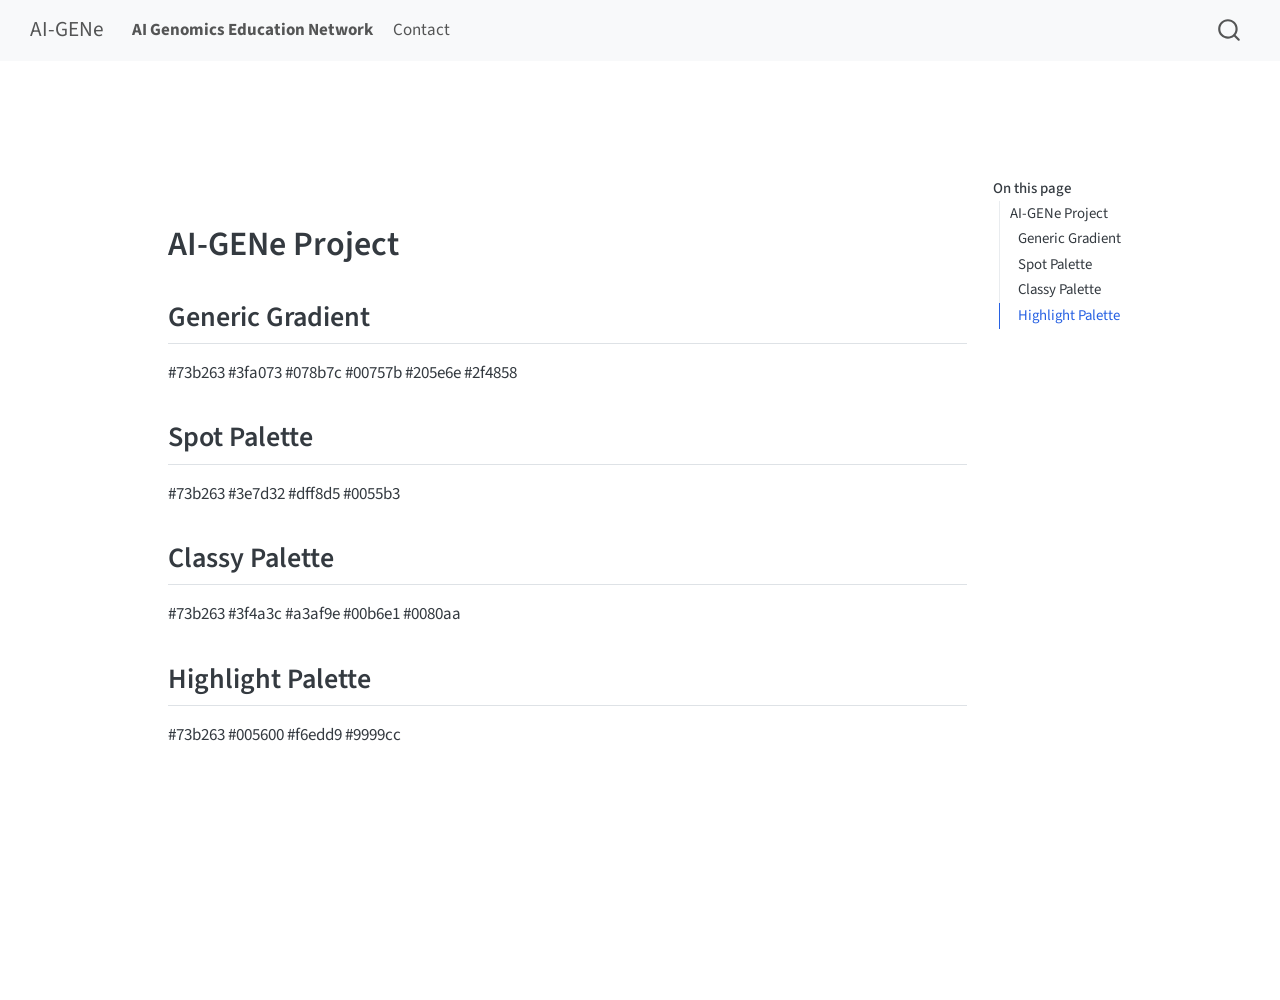
<file: docs/assets/branding.html>
<!DOCTYPE html>
<html xmlns="http://www.w3.org/1999/xhtml" lang="en" xml:lang="en"><head>

<meta charset="utf-8">
<meta name="generator" content="quarto-1.8.26">

<meta name="viewport" content="width=device-width, initial-scale=1.0, user-scalable=yes">


<title>branding – AI-GENe</title>
<style>
code{white-space: pre-wrap;}
span.smallcaps{font-variant: small-caps;}
div.columns{display: flex; gap: min(4vw, 1.5em);}
div.column{flex: auto; overflow-x: auto;}
div.hanging-indent{margin-left: 1.5em; text-indent: -1.5em;}
ul.task-list{list-style: none;}
ul.task-list li input[type="checkbox"] {
  width: 0.8em;
  margin: 0 0.8em 0.2em -1em; /* quarto-specific, see https://github.com/quarto-dev/quarto-cli/issues/4556 */ 
  vertical-align: middle;
}
</style>


<script src="../site_libs/quarto-nav/quarto-nav.js"></script>
<script src="../site_libs/quarto-nav/headroom.min.js"></script>
<script src="../site_libs/clipboard/clipboard.min.js"></script>
<script src="../site_libs/quarto-search/autocomplete.umd.js"></script>
<script src="../site_libs/quarto-search/fuse.min.js"></script>
<script src="../site_libs/quarto-search/quarto-search.js"></script>
<meta name="quarto:offset" content="../">
<script src="../site_libs/quarto-html/quarto.js" type="module"></script>
<script src="../site_libs/quarto-html/tabsets/tabsets.js" type="module"></script>
<script src="../site_libs/quarto-html/axe/axe-check.js" type="module"></script>
<script src="../site_libs/quarto-html/popper.min.js"></script>
<script src="../site_libs/quarto-html/tippy.umd.min.js"></script>
<script src="../site_libs/quarto-html/anchor.min.js"></script>
<link href="../site_libs/quarto-html/tippy.css" rel="stylesheet">
<link href="../site_libs/quarto-html/quarto-syntax-highlighting-587c61ba64f3a5504c4d52d930310e48.css" rel="stylesheet" id="quarto-text-highlighting-styles">
<script src="../site_libs/bootstrap/bootstrap.min.js"></script>
<link href="../site_libs/bootstrap/bootstrap-icons.css" rel="stylesheet">
<link href="../site_libs/bootstrap/bootstrap-f53186b9ac0866246e638800b9d808a6.min.css" rel="stylesheet" append-hash="true" id="quarto-bootstrap" data-mode="light">
<script id="quarto-search-options" type="application/json">{
  "location": "navbar",
  "copy-button": false,
  "collapse-after": 3,
  "panel-placement": "end",
  "type": "overlay",
  "limit": 50,
  "keyboard-shortcut": [
    "f",
    "/",
    "s"
  ],
  "show-item-context": false,
  "language": {
    "search-no-results-text": "No results",
    "search-matching-documents-text": "matching documents",
    "search-copy-link-title": "Copy link to search",
    "search-hide-matches-text": "Hide additional matches",
    "search-more-match-text": "more match in this document",
    "search-more-matches-text": "more matches in this document",
    "search-clear-button-title": "Clear",
    "search-text-placeholder": "",
    "search-detached-cancel-button-title": "Cancel",
    "search-submit-button-title": "Submit",
    "search-label": "Search"
  }
}</script>


<link rel="stylesheet" href="../assets/style_config_default.css">
<link rel="stylesheet" href="../assets/style.css">
</head>

<body class="nav-fixed quarto-light">

<div id="quarto-search-results"></div>
  <header id="quarto-header" class="headroom fixed-top">
    <nav class="navbar navbar-expand-lg " data-bs-theme="dark">
      <div class="navbar-container container-fluid">
      <div class="navbar-brand-container mx-auto">
    <a class="navbar-brand" href="../index.html">
    <span class="navbar-title">AI-GENe</span>
    </a>
  </div>
            <div id="quarto-search" class="" title="Search"></div>
          <button class="navbar-toggler" type="button" data-bs-toggle="collapse" data-bs-target="#navbarCollapse" aria-controls="navbarCollapse" role="menu" aria-expanded="false" aria-label="Toggle navigation" onclick="if (window.quartoToggleHeadroom) { window.quartoToggleHeadroom(); }">
  <span class="navbar-toggler-icon"></span>
</button>
          <div class="collapse navbar-collapse" id="navbarCollapse">
            <ul class="navbar-nav navbar-nav-scroll me-auto">
  <li class="nav-item">
    <a class="nav-link" href="../index.html"> <i class="bi bi-fa-home" role="img">
</i> 
<span class="menu-text"><strong>AI Genomics Education Network</strong></span></a>
  </li>  
  <li class="nav-item">
    <a class="nav-link" href="../_contact.qmd"> 
<span class="menu-text">Contact</span></a>
  </li>  
</ul>
          </div> <!-- /navcollapse -->
            <div class="quarto-navbar-tools">
</div>
      </div> <!-- /container-fluid -->
    </nav>
</header>
<!-- content -->
<div id="quarto-content" class="quarto-container page-columns page-rows-contents page-layout-article page-navbar">
<!-- sidebar -->
<!-- margin-sidebar -->
    <div id="quarto-margin-sidebar" class="sidebar margin-sidebar">
        <nav id="TOC" role="doc-toc" class="toc-active">
    <h2 id="toc-title">On this page</h2>
   
  <ul>
  <li><a href="#ai-gene-project" id="toc-ai-gene-project" class="nav-link active" data-scroll-target="#ai-gene-project">AI-GENe Project</a>
  <ul class="collapse">
  <li><a href="#generic-gradient" id="toc-generic-gradient" class="nav-link" data-scroll-target="#generic-gradient">Generic Gradient</a></li>
  <li><a href="#spot-palette" id="toc-spot-palette" class="nav-link" data-scroll-target="#spot-palette">Spot Palette</a></li>
  <li><a href="#classy-palette" id="toc-classy-palette" class="nav-link" data-scroll-target="#classy-palette">Classy Palette</a></li>
  <li><a href="#highlight-palette" id="toc-highlight-palette" class="nav-link" data-scroll-target="#highlight-palette">Highlight Palette</a></li>
  </ul></li>
  </ul>
</nav>
    </div>
<!-- main -->
<main class="content" id="quarto-document-content"><header id="title-block-header" class="quarto-title-block"></header>




<section id="ai-gene-project" class="level1">
<h1>AI-GENe Project</h1>
<section id="generic-gradient" class="level2">
<h2 class="anchored" data-anchor-id="generic-gradient">Generic Gradient</h2>
<p>#73b263 #3fa073 #078b7c #00757b #205e6e #2f4858</p>
</section>
<section id="spot-palette" class="level2">
<h2 class="anchored" data-anchor-id="spot-palette">Spot Palette</h2>
<p>#73b263 #3e7d32 #dff8d5 #0055b3</p>
</section>
<section id="classy-palette" class="level2">
<h2 class="anchored" data-anchor-id="classy-palette">Classy Palette</h2>
<p>#73b263 #3f4a3c #a3af9e #00b6e1 #0080aa</p>
</section>
<section id="highlight-palette" class="level2">
<h2 class="anchored" data-anchor-id="highlight-palette">Highlight Palette</h2>
<p>#73b263 #005600 #f6edd9 #9999cc</p>


</section>
</section>

</main> <!-- /main -->
<script id="quarto-html-after-body" type="application/javascript">
  window.document.addEventListener("DOMContentLoaded", function (event) {
    const icon = "";
    const anchorJS = new window.AnchorJS();
    anchorJS.options = {
      placement: 'right',
      icon: icon
    };
    anchorJS.add('.anchored');
    const isCodeAnnotation = (el) => {
      for (const clz of el.classList) {
        if (clz.startsWith('code-annotation-')) {                     
          return true;
        }
      }
      return false;
    }
    const onCopySuccess = function(e) {
      // button target
      const button = e.trigger;
      // don't keep focus
      button.blur();
      // flash "checked"
      button.classList.add('code-copy-button-checked');
      var currentTitle = button.getAttribute("title");
      button.setAttribute("title", "Copied!");
      let tooltip;
      if (window.bootstrap) {
        button.setAttribute("data-bs-toggle", "tooltip");
        button.setAttribute("data-bs-placement", "left");
        button.setAttribute("data-bs-title", "Copied!");
        tooltip = new bootstrap.Tooltip(button, 
          { trigger: "manual", 
            customClass: "code-copy-button-tooltip",
            offset: [0, -8]});
        tooltip.show();    
      }
      setTimeout(function() {
        if (tooltip) {
          tooltip.hide();
          button.removeAttribute("data-bs-title");
          button.removeAttribute("data-bs-toggle");
          button.removeAttribute("data-bs-placement");
        }
        button.setAttribute("title", currentTitle);
        button.classList.remove('code-copy-button-checked');
      }, 1000);
      // clear code selection
      e.clearSelection();
    }
    const getTextToCopy = function(trigger) {
      const outerScaffold = trigger.parentElement.cloneNode(true);
      const codeEl = outerScaffold.querySelector('code');
      for (const childEl of codeEl.children) {
        if (isCodeAnnotation(childEl)) {
          childEl.remove();
        }
      }
      return codeEl.innerText;
    }
    const clipboard = new window.ClipboardJS('.code-copy-button:not([data-in-quarto-modal])', {
      text: getTextToCopy
    });
    clipboard.on('success', onCopySuccess);
    if (window.document.getElementById('quarto-embedded-source-code-modal')) {
      const clipboardModal = new window.ClipboardJS('.code-copy-button[data-in-quarto-modal]', {
        text: getTextToCopy,
        container: window.document.getElementById('quarto-embedded-source-code-modal')
      });
      clipboardModal.on('success', onCopySuccess);
    }
      var localhostRegex = new RegExp(/^(?:http|https):\/\/localhost\:?[0-9]*\//);
      var mailtoRegex = new RegExp(/^mailto:/);
        var filterRegex = new RegExp('/' + window.location.host + '/');
      var isInternal = (href) => {
          return filterRegex.test(href) || localhostRegex.test(href) || mailtoRegex.test(href);
      }
      // Inspect non-navigation links and adorn them if external
     var links = window.document.querySelectorAll('a[href]:not(.nav-link):not(.navbar-brand):not(.toc-action):not(.sidebar-link):not(.sidebar-item-toggle):not(.pagination-link):not(.no-external):not([aria-hidden]):not(.dropdown-item):not(.quarto-navigation-tool):not(.about-link)');
      for (var i=0; i<links.length; i++) {
        const link = links[i];
        if (!isInternal(link.href)) {
          // undo the damage that might have been done by quarto-nav.js in the case of
          // links that we want to consider external
          if (link.dataset.originalHref !== undefined) {
            link.href = link.dataset.originalHref;
          }
        }
      }
    function tippyHover(el, contentFn, onTriggerFn, onUntriggerFn) {
      const config = {
        allowHTML: true,
        maxWidth: 500,
        delay: 100,
        arrow: false,
        appendTo: function(el) {
            return el.parentElement;
        },
        interactive: true,
        interactiveBorder: 10,
        theme: 'quarto',
        placement: 'bottom-start',
      };
      if (contentFn) {
        config.content = contentFn;
      }
      if (onTriggerFn) {
        config.onTrigger = onTriggerFn;
      }
      if (onUntriggerFn) {
        config.onUntrigger = onUntriggerFn;
      }
      window.tippy(el, config); 
    }
    const noterefs = window.document.querySelectorAll('a[role="doc-noteref"]');
    for (var i=0; i<noterefs.length; i++) {
      const ref = noterefs[i];
      tippyHover(ref, function() {
        // use id or data attribute instead here
        let href = ref.getAttribute('data-footnote-href') || ref.getAttribute('href');
        try { href = new URL(href).hash; } catch {}
        const id = href.replace(/^#\/?/, "");
        const note = window.document.getElementById(id);
        if (note) {
          return note.innerHTML;
        } else {
          return "";
        }
      });
    }
    const xrefs = window.document.querySelectorAll('a.quarto-xref');
    const processXRef = (id, note) => {
      // Strip column container classes
      const stripColumnClz = (el) => {
        el.classList.remove("page-full", "page-columns");
        if (el.children) {
          for (const child of el.children) {
            stripColumnClz(child);
          }
        }
      }
      stripColumnClz(note)
      if (id === null || id.startsWith('sec-')) {
        // Special case sections, only their first couple elements
        const container = document.createElement("div");
        if (note.children && note.children.length > 2) {
          container.appendChild(note.children[0].cloneNode(true));
          for (let i = 1; i < note.children.length; i++) {
            const child = note.children[i];
            if (child.tagName === "P" && child.innerText === "") {
              continue;
            } else {
              container.appendChild(child.cloneNode(true));
              break;
            }
          }
          if (window.Quarto?.typesetMath) {
            window.Quarto.typesetMath(container);
          }
          return container.innerHTML
        } else {
          if (window.Quarto?.typesetMath) {
            window.Quarto.typesetMath(note);
          }
          return note.innerHTML;
        }
      } else {
        // Remove any anchor links if they are present
        const anchorLink = note.querySelector('a.anchorjs-link');
        if (anchorLink) {
          anchorLink.remove();
        }
        if (window.Quarto?.typesetMath) {
          window.Quarto.typesetMath(note);
        }
        if (note.classList.contains("callout")) {
          return note.outerHTML;
        } else {
          return note.innerHTML;
        }
      }
    }
    for (var i=0; i<xrefs.length; i++) {
      const xref = xrefs[i];
      tippyHover(xref, undefined, function(instance) {
        instance.disable();
        let url = xref.getAttribute('href');
        let hash = undefined; 
        if (url.startsWith('#')) {
          hash = url;
        } else {
          try { hash = new URL(url).hash; } catch {}
        }
        if (hash) {
          const id = hash.replace(/^#\/?/, "");
          const note = window.document.getElementById(id);
          if (note !== null) {
            try {
              const html = processXRef(id, note.cloneNode(true));
              instance.setContent(html);
            } finally {
              instance.enable();
              instance.show();
            }
          } else {
            // See if we can fetch this
            fetch(url.split('#')[0])
            .then(res => res.text())
            .then(html => {
              const parser = new DOMParser();
              const htmlDoc = parser.parseFromString(html, "text/html");
              const note = htmlDoc.getElementById(id);
              if (note !== null) {
                const html = processXRef(id, note);
                instance.setContent(html);
              } 
            }).finally(() => {
              instance.enable();
              instance.show();
            });
          }
        } else {
          // See if we can fetch a full url (with no hash to target)
          // This is a special case and we should probably do some content thinning / targeting
          fetch(url)
          .then(res => res.text())
          .then(html => {
            const parser = new DOMParser();
            const htmlDoc = parser.parseFromString(html, "text/html");
            const note = htmlDoc.querySelector('main.content');
            if (note !== null) {
              // This should only happen for chapter cross references
              // (since there is no id in the URL)
              // remove the first header
              if (note.children.length > 0 && note.children[0].tagName === "HEADER") {
                note.children[0].remove();
              }
              const html = processXRef(null, note);
              instance.setContent(html);
            } 
          }).finally(() => {
            instance.enable();
            instance.show();
          });
        }
      }, function(instance) {
      });
    }
        let selectedAnnoteEl;
        const selectorForAnnotation = ( cell, annotation) => {
          let cellAttr = 'data-code-cell="' + cell + '"';
          let lineAttr = 'data-code-annotation="' +  annotation + '"';
          const selector = 'span[' + cellAttr + '][' + lineAttr + ']';
          return selector;
        }
        const selectCodeLines = (annoteEl) => {
          const doc = window.document;
          const targetCell = annoteEl.getAttribute("data-target-cell");
          const targetAnnotation = annoteEl.getAttribute("data-target-annotation");
          const annoteSpan = window.document.querySelector(selectorForAnnotation(targetCell, targetAnnotation));
          const lines = annoteSpan.getAttribute("data-code-lines").split(",");
          const lineIds = lines.map((line) => {
            return targetCell + "-" + line;
          })
          let top = null;
          let height = null;
          let parent = null;
          if (lineIds.length > 0) {
              //compute the position of the single el (top and bottom and make a div)
              const el = window.document.getElementById(lineIds[0]);
              top = el.offsetTop;
              height = el.offsetHeight;
              parent = el.parentElement.parentElement;
            if (lineIds.length > 1) {
              const lastEl = window.document.getElementById(lineIds[lineIds.length - 1]);
              const bottom = lastEl.offsetTop + lastEl.offsetHeight;
              height = bottom - top;
            }
            if (top !== null && height !== null && parent !== null) {
              // cook up a div (if necessary) and position it 
              let div = window.document.getElementById("code-annotation-line-highlight");
              if (div === null) {
                div = window.document.createElement("div");
                div.setAttribute("id", "code-annotation-line-highlight");
                div.style.position = 'absolute';
                parent.appendChild(div);
              }
              div.style.top = top - 2 + "px";
              div.style.height = height + 4 + "px";
              div.style.left = 0;
              let gutterDiv = window.document.getElementById("code-annotation-line-highlight-gutter");
              if (gutterDiv === null) {
                gutterDiv = window.document.createElement("div");
                gutterDiv.setAttribute("id", "code-annotation-line-highlight-gutter");
                gutterDiv.style.position = 'absolute';
                const codeCell = window.document.getElementById(targetCell);
                const gutter = codeCell.querySelector('.code-annotation-gutter');
                gutter.appendChild(gutterDiv);
              }
              gutterDiv.style.top = top - 2 + "px";
              gutterDiv.style.height = height + 4 + "px";
            }
            selectedAnnoteEl = annoteEl;
          }
        };
        const unselectCodeLines = () => {
          const elementsIds = ["code-annotation-line-highlight", "code-annotation-line-highlight-gutter"];
          elementsIds.forEach((elId) => {
            const div = window.document.getElementById(elId);
            if (div) {
              div.remove();
            }
          });
          selectedAnnoteEl = undefined;
        };
          // Handle positioning of the toggle
      window.addEventListener(
        "resize",
        throttle(() => {
          elRect = undefined;
          if (selectedAnnoteEl) {
            selectCodeLines(selectedAnnoteEl);
          }
        }, 10)
      );
      function throttle(fn, ms) {
      let throttle = false;
      let timer;
        return (...args) => {
          if(!throttle) { // first call gets through
              fn.apply(this, args);
              throttle = true;
          } else { // all the others get throttled
              if(timer) clearTimeout(timer); // cancel #2
              timer = setTimeout(() => {
                fn.apply(this, args);
                timer = throttle = false;
              }, ms);
          }
        };
      }
        // Attach click handler to the DT
        const annoteDls = window.document.querySelectorAll('dt[data-target-cell]');
        for (const annoteDlNode of annoteDls) {
          annoteDlNode.addEventListener('click', (event) => {
            const clickedEl = event.target;
            if (clickedEl !== selectedAnnoteEl) {
              unselectCodeLines();
              const activeEl = window.document.querySelector('dt[data-target-cell].code-annotation-active');
              if (activeEl) {
                activeEl.classList.remove('code-annotation-active');
              }
              selectCodeLines(clickedEl);
              clickedEl.classList.add('code-annotation-active');
            } else {
              // Unselect the line
              unselectCodeLines();
              clickedEl.classList.remove('code-annotation-active');
            }
          });
        }
    const findCites = (el) => {
      const parentEl = el.parentElement;
      if (parentEl) {
        const cites = parentEl.dataset.cites;
        if (cites) {
          return {
            el,
            cites: cites.split(' ')
          };
        } else {
          return findCites(el.parentElement)
        }
      } else {
        return undefined;
      }
    };
    var bibliorefs = window.document.querySelectorAll('a[role="doc-biblioref"]');
    for (var i=0; i<bibliorefs.length; i++) {
      const ref = bibliorefs[i];
      const citeInfo = findCites(ref);
      if (citeInfo) {
        tippyHover(citeInfo.el, function() {
          var popup = window.document.createElement('div');
          citeInfo.cites.forEach(function(cite) {
            var citeDiv = window.document.createElement('div');
            citeDiv.classList.add('hanging-indent');
            citeDiv.classList.add('csl-entry');
            var biblioDiv = window.document.getElementById('ref-' + cite);
            if (biblioDiv) {
              citeDiv.innerHTML = biblioDiv.innerHTML;
            }
            popup.appendChild(citeDiv);
          });
          return popup.innerHTML;
        });
      }
    }
  });
  </script>
</div> <!-- /content -->




</body></html>
</file>
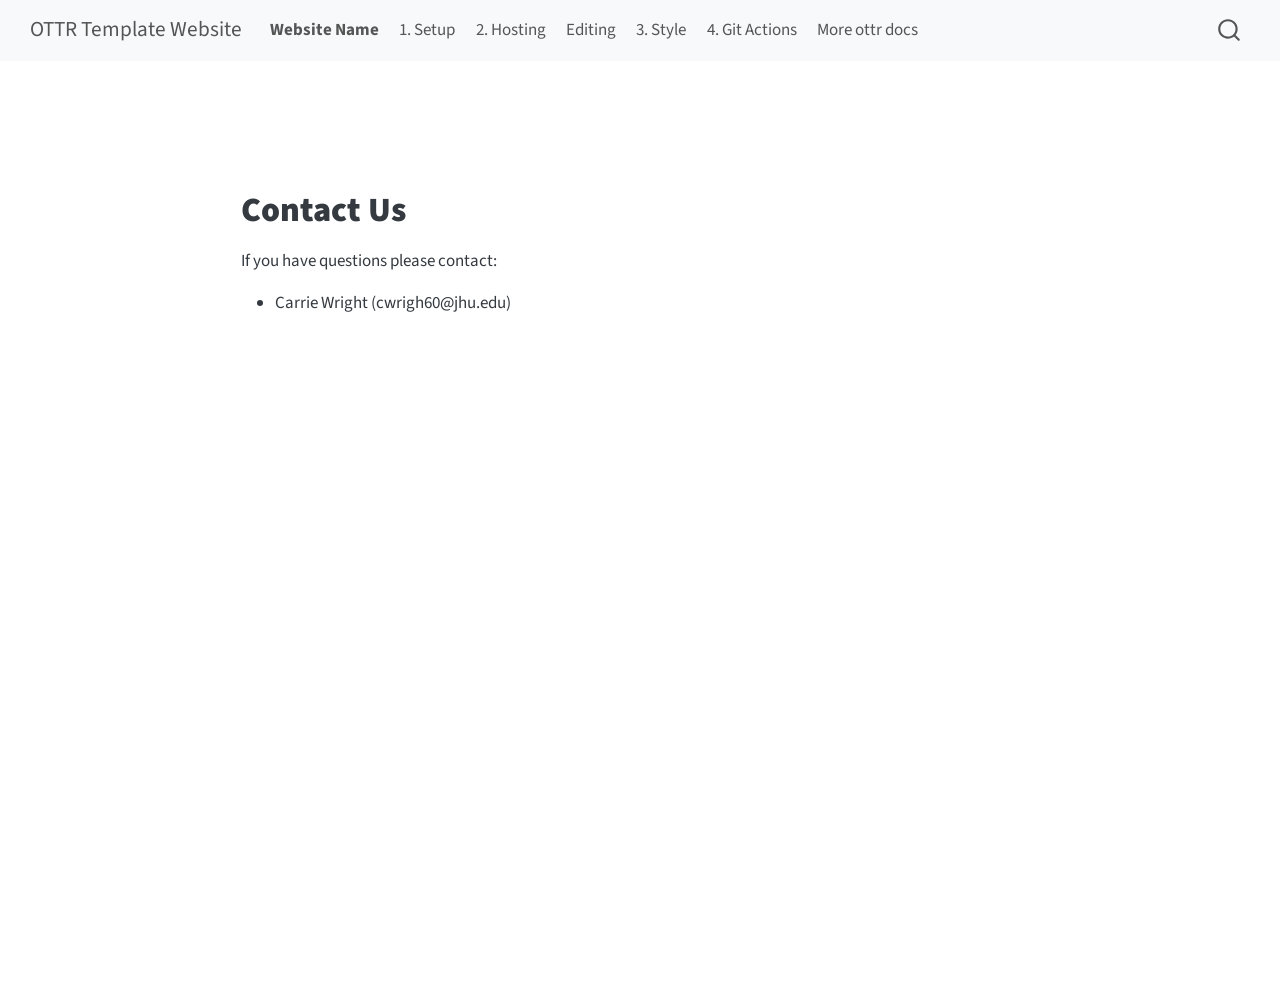
<file: docs/no_toc/contact.html>
<!DOCTYPE html>
<html xmlns="http://www.w3.org/1999/xhtml" lang="en" xml:lang="en"><head>

<meta charset="utf-8">
<meta name="generator" content="quarto-1.5.57">

<meta name="viewport" content="width=device-width, initial-scale=1.0, user-scalable=yes">


<title>Contact Us – OTTR Template Website</title>
<style>
code{white-space: pre-wrap;}
span.smallcaps{font-variant: small-caps;}
div.columns{display: flex; gap: min(4vw, 1.5em);}
div.column{flex: auto; overflow-x: auto;}
div.hanging-indent{margin-left: 1.5em; text-indent: -1.5em;}
ul.task-list{list-style: none;}
ul.task-list li input[type="checkbox"] {
  width: 0.8em;
  margin: 0 0.8em 0.2em -1em; /* quarto-specific, see https://github.com/quarto-dev/quarto-cli/issues/4556 */ 
  vertical-align: middle;
}
</style>


<script src="site_libs/quarto-nav/quarto-nav.js"></script>
<script src="site_libs/quarto-nav/headroom.min.js"></script>
<script src="site_libs/clipboard/clipboard.min.js"></script>
<script src="site_libs/quarto-search/autocomplete.umd.js"></script>
<script src="site_libs/quarto-search/fuse.min.js"></script>
<script src="site_libs/quarto-search/quarto-search.js"></script>
<meta name="quarto:offset" content="./">
<script src="site_libs/quarto-html/quarto.js"></script>
<script src="site_libs/quarto-html/popper.min.js"></script>
<script src="site_libs/quarto-html/tippy.umd.min.js"></script>
<script src="site_libs/quarto-html/anchor.min.js"></script>
<link href="site_libs/quarto-html/tippy.css" rel="stylesheet">
<link href="site_libs/quarto-html/quarto-syntax-highlighting.css" rel="stylesheet" id="quarto-text-highlighting-styles">
<script src="site_libs/bootstrap/bootstrap.min.js"></script>
<link href="site_libs/bootstrap/bootstrap-icons.css" rel="stylesheet">
<link href="site_libs/bootstrap/bootstrap.min.css" rel="stylesheet" id="quarto-bootstrap" data-mode="light">
<script id="quarto-search-options" type="application/json">{
  "location": "navbar",
  "copy-button": false,
  "collapse-after": 3,
  "panel-placement": "end",
  "type": "overlay",
  "limit": 50,
  "keyboard-shortcut": [
    "f",
    "/",
    "s"
  ],
  "show-item-context": false,
  "language": {
    "search-no-results-text": "No results",
    "search-matching-documents-text": "matching documents",
    "search-copy-link-title": "Copy link to search",
    "search-hide-matches-text": "Hide additional matches",
    "search-more-match-text": "more match in this document",
    "search-more-matches-text": "more matches in this document",
    "search-clear-button-title": "Clear",
    "search-text-placeholder": "",
    "search-detached-cancel-button-title": "Cancel",
    "search-submit-button-title": "Submit",
    "search-label": "Search"
  }
}</script>


<link rel="stylesheet" href="styles.css">
</head>

<body class="nav-fixed fullcontent">

<div id="quarto-search-results"></div>
  <header id="quarto-header" class="headroom fixed-top">
    <nav class="navbar navbar-expand-lg " data-bs-theme="dark">
      <div class="navbar-container container-fluid">
      <div class="navbar-brand-container mx-auto">
    <a class="navbar-brand" href="./index.html">
    <span class="navbar-title">OTTR Template Website</span>
    </a>
  </div>
            <div id="quarto-search" class="" title="Search"></div>
          <button class="navbar-toggler" type="button" data-bs-toggle="collapse" data-bs-target="#navbarCollapse" aria-controls="navbarCollapse" role="menu" aria-expanded="false" aria-label="Toggle navigation" onclick="if (window.quartoToggleHeadroom) { window.quartoToggleHeadroom(); }">
  <span class="navbar-toggler-icon"></span>
</button>
          <div class="collapse navbar-collapse" id="navbarCollapse">
            <ul class="navbar-nav navbar-nav-scroll me-auto">
  <li class="nav-item">
    <a class="nav-link" href="./index.html"> <i class="bi bi-fa-home" role="img">
</i> 
<span class="menu-text"><strong>Website Name</strong></span></a>
  </li>  
  <li class="nav-item">
    <a class="nav-link" href="./setup.html"> 
<span class="menu-text">1. Setup</span></a>
  </li>  
  <li class="nav-item">
    <a class="nav-link" href="./hosting.html"> 
<span class="menu-text">2. Hosting</span></a>
  </li>  
  <li class="nav-item">
    <a class="nav-link" href="./editing.html"> 
<span class="menu-text">Editing</span></a>
  </li>  
  <li class="nav-item">
    <a class="nav-link" href="./style.html"> 
<span class="menu-text">3. Style</span></a>
  </li>  
  <li class="nav-item">
    <a class="nav-link" href="./git_actions.html"> 
<span class="menu-text">4. Git Actions</span></a>
  </li>  
  <li class="nav-item">
    <a class="nav-link" href="https://www.ottrproject.org/"> 
<span class="menu-text">More ottr docs</span></a>
  </li>  
</ul>
          </div> <!-- /navcollapse -->
            <div class="quarto-navbar-tools">
</div>
      </div> <!-- /container-fluid -->
    </nav>
</header>
<!-- content -->
<div id="quarto-content" class="quarto-container page-columns page-rows-contents page-layout-article page-navbar">
<!-- sidebar -->
<!-- margin-sidebar -->
    
<!-- main -->
<main class="content" id="quarto-document-content">

<header id="title-block-header" class="quarto-title-block default">
<div class="quarto-title">
<h1 class="title"><strong>Contact Us</strong></h1>
</div>



<div class="quarto-title-meta">

    
  
    
  </div>
  


</header>


<p>If you have questions please contact:</p>
<ul>
<li>Carrie Wright (cwrigh60@jhu.edu)</li>
</ul>



</main> <!-- /main -->
<script id="quarto-html-after-body" type="application/javascript">
window.document.addEventListener("DOMContentLoaded", function (event) {
  const toggleBodyColorMode = (bsSheetEl) => {
    const mode = bsSheetEl.getAttribute("data-mode");
    const bodyEl = window.document.querySelector("body");
    if (mode === "dark") {
      bodyEl.classList.add("quarto-dark");
      bodyEl.classList.remove("quarto-light");
    } else {
      bodyEl.classList.add("quarto-light");
      bodyEl.classList.remove("quarto-dark");
    }
  }
  const toggleBodyColorPrimary = () => {
    const bsSheetEl = window.document.querySelector("link#quarto-bootstrap");
    if (bsSheetEl) {
      toggleBodyColorMode(bsSheetEl);
    }
  }
  toggleBodyColorPrimary();  
  const icon = "";
  const anchorJS = new window.AnchorJS();
  anchorJS.options = {
    placement: 'right',
    icon: icon
  };
  anchorJS.add('.anchored');
  const isCodeAnnotation = (el) => {
    for (const clz of el.classList) {
      if (clz.startsWith('code-annotation-')) {                     
        return true;
      }
    }
    return false;
  }
  const onCopySuccess = function(e) {
    // button target
    const button = e.trigger;
    // don't keep focus
    button.blur();
    // flash "checked"
    button.classList.add('code-copy-button-checked');
    var currentTitle = button.getAttribute("title");
    button.setAttribute("title", "Copied!");
    let tooltip;
    if (window.bootstrap) {
      button.setAttribute("data-bs-toggle", "tooltip");
      button.setAttribute("data-bs-placement", "left");
      button.setAttribute("data-bs-title", "Copied!");
      tooltip = new bootstrap.Tooltip(button, 
        { trigger: "manual", 
          customClass: "code-copy-button-tooltip",
          offset: [0, -8]});
      tooltip.show();    
    }
    setTimeout(function() {
      if (tooltip) {
        tooltip.hide();
        button.removeAttribute("data-bs-title");
        button.removeAttribute("data-bs-toggle");
        button.removeAttribute("data-bs-placement");
      }
      button.setAttribute("title", currentTitle);
      button.classList.remove('code-copy-button-checked');
    }, 1000);
    // clear code selection
    e.clearSelection();
  }
  const getTextToCopy = function(trigger) {
      const codeEl = trigger.previousElementSibling.cloneNode(true);
      for (const childEl of codeEl.children) {
        if (isCodeAnnotation(childEl)) {
          childEl.remove();
        }
      }
      return codeEl.innerText;
  }
  const clipboard = new window.ClipboardJS('.code-copy-button:not([data-in-quarto-modal])', {
    text: getTextToCopy
  });
  clipboard.on('success', onCopySuccess);
  if (window.document.getElementById('quarto-embedded-source-code-modal')) {
    // For code content inside modals, clipBoardJS needs to be initialized with a container option
    // TODO: Check when it could be a function (https://github.com/zenorocha/clipboard.js/issues/860)
    const clipboardModal = new window.ClipboardJS('.code-copy-button[data-in-quarto-modal]', {
      text: getTextToCopy,
      container: window.document.getElementById('quarto-embedded-source-code-modal')
    });
    clipboardModal.on('success', onCopySuccess);
  }
    var localhostRegex = new RegExp(/^(?:http|https):\/\/localhost\:?[0-9]*\//);
    var mailtoRegex = new RegExp(/^mailto:/);
      var filterRegex = new RegExp('/' + window.location.host + '/');
    var isInternal = (href) => {
        return filterRegex.test(href) || localhostRegex.test(href) || mailtoRegex.test(href);
    }
    // Inspect non-navigation links and adorn them if external
 	var links = window.document.querySelectorAll('a[href]:not(.nav-link):not(.navbar-brand):not(.toc-action):not(.sidebar-link):not(.sidebar-item-toggle):not(.pagination-link):not(.no-external):not([aria-hidden]):not(.dropdown-item):not(.quarto-navigation-tool):not(.about-link)');
    for (var i=0; i<links.length; i++) {
      const link = links[i];
      if (!isInternal(link.href)) {
        // undo the damage that might have been done by quarto-nav.js in the case of
        // links that we want to consider external
        if (link.dataset.originalHref !== undefined) {
          link.href = link.dataset.originalHref;
        }
      }
    }
  function tippyHover(el, contentFn, onTriggerFn, onUntriggerFn) {
    const config = {
      allowHTML: true,
      maxWidth: 500,
      delay: 100,
      arrow: false,
      appendTo: function(el) {
          return el.parentElement;
      },
      interactive: true,
      interactiveBorder: 10,
      theme: 'quarto',
      placement: 'bottom-start',
    };
    if (contentFn) {
      config.content = contentFn;
    }
    if (onTriggerFn) {
      config.onTrigger = onTriggerFn;
    }
    if (onUntriggerFn) {
      config.onUntrigger = onUntriggerFn;
    }
    window.tippy(el, config); 
  }
  const noterefs = window.document.querySelectorAll('a[role="doc-noteref"]');
  for (var i=0; i<noterefs.length; i++) {
    const ref = noterefs[i];
    tippyHover(ref, function() {
      // use id or data attribute instead here
      let href = ref.getAttribute('data-footnote-href') || ref.getAttribute('href');
      try { href = new URL(href).hash; } catch {}
      const id = href.replace(/^#\/?/, "");
      const note = window.document.getElementById(id);
      if (note) {
        return note.innerHTML;
      } else {
        return "";
      }
    });
  }
  const xrefs = window.document.querySelectorAll('a.quarto-xref');
  const processXRef = (id, note) => {
    // Strip column container classes
    const stripColumnClz = (el) => {
      el.classList.remove("page-full", "page-columns");
      if (el.children) {
        for (const child of el.children) {
          stripColumnClz(child);
        }
      }
    }
    stripColumnClz(note)
    if (id === null || id.startsWith('sec-')) {
      // Special case sections, only their first couple elements
      const container = document.createElement("div");
      if (note.children && note.children.length > 2) {
        container.appendChild(note.children[0].cloneNode(true));
        for (let i = 1; i < note.children.length; i++) {
          const child = note.children[i];
          if (child.tagName === "P" && child.innerText === "") {
            continue;
          } else {
            container.appendChild(child.cloneNode(true));
            break;
          }
        }
        if (window.Quarto?.typesetMath) {
          window.Quarto.typesetMath(container);
        }
        return container.innerHTML
      } else {
        if (window.Quarto?.typesetMath) {
          window.Quarto.typesetMath(note);
        }
        return note.innerHTML;
      }
    } else {
      // Remove any anchor links if they are present
      const anchorLink = note.querySelector('a.anchorjs-link');
      if (anchorLink) {
        anchorLink.remove();
      }
      if (window.Quarto?.typesetMath) {
        window.Quarto.typesetMath(note);
      }
      // TODO in 1.5, we should make sure this works without a callout special case
      if (note.classList.contains("callout")) {
        return note.outerHTML;
      } else {
        return note.innerHTML;
      }
    }
  }
  for (var i=0; i<xrefs.length; i++) {
    const xref = xrefs[i];
    tippyHover(xref, undefined, function(instance) {
      instance.disable();
      let url = xref.getAttribute('href');
      let hash = undefined; 
      if (url.startsWith('#')) {
        hash = url;
      } else {
        try { hash = new URL(url).hash; } catch {}
      }
      if (hash) {
        const id = hash.replace(/^#\/?/, "");
        const note = window.document.getElementById(id);
        if (note !== null) {
          try {
            const html = processXRef(id, note.cloneNode(true));
            instance.setContent(html);
          } finally {
            instance.enable();
            instance.show();
          }
        } else {
          // See if we can fetch this
          fetch(url.split('#')[0])
          .then(res => res.text())
          .then(html => {
            const parser = new DOMParser();
            const htmlDoc = parser.parseFromString(html, "text/html");
            const note = htmlDoc.getElementById(id);
            if (note !== null) {
              const html = processXRef(id, note);
              instance.setContent(html);
            } 
          }).finally(() => {
            instance.enable();
            instance.show();
          });
        }
      } else {
        // See if we can fetch a full url (with no hash to target)
        // This is a special case and we should probably do some content thinning / targeting
        fetch(url)
        .then(res => res.text())
        .then(html => {
          const parser = new DOMParser();
          const htmlDoc = parser.parseFromString(html, "text/html");
          const note = htmlDoc.querySelector('main.content');
          if (note !== null) {
            // This should only happen for chapter cross references
            // (since there is no id in the URL)
            // remove the first header
            if (note.children.length > 0 && note.children[0].tagName === "HEADER") {
              note.children[0].remove();
            }
            const html = processXRef(null, note);
            instance.setContent(html);
          } 
        }).finally(() => {
          instance.enable();
          instance.show();
        });
      }
    }, function(instance) {
    });
  }
      let selectedAnnoteEl;
      const selectorForAnnotation = ( cell, annotation) => {
        let cellAttr = 'data-code-cell="' + cell + '"';
        let lineAttr = 'data-code-annotation="' +  annotation + '"';
        const selector = 'span[' + cellAttr + '][' + lineAttr + ']';
        return selector;
      }
      const selectCodeLines = (annoteEl) => {
        const doc = window.document;
        const targetCell = annoteEl.getAttribute("data-target-cell");
        const targetAnnotation = annoteEl.getAttribute("data-target-annotation");
        const annoteSpan = window.document.querySelector(selectorForAnnotation(targetCell, targetAnnotation));
        const lines = annoteSpan.getAttribute("data-code-lines").split(",");
        const lineIds = lines.map((line) => {
          return targetCell + "-" + line;
        })
        let top = null;
        let height = null;
        let parent = null;
        if (lineIds.length > 0) {
            //compute the position of the single el (top and bottom and make a div)
            const el = window.document.getElementById(lineIds[0]);
            top = el.offsetTop;
            height = el.offsetHeight;
            parent = el.parentElement.parentElement;
          if (lineIds.length > 1) {
            const lastEl = window.document.getElementById(lineIds[lineIds.length - 1]);
            const bottom = lastEl.offsetTop + lastEl.offsetHeight;
            height = bottom - top;
          }
          if (top !== null && height !== null && parent !== null) {
            // cook up a div (if necessary) and position it 
            let div = window.document.getElementById("code-annotation-line-highlight");
            if (div === null) {
              div = window.document.createElement("div");
              div.setAttribute("id", "code-annotation-line-highlight");
              div.style.position = 'absolute';
              parent.appendChild(div);
            }
            div.style.top = top - 2 + "px";
            div.style.height = height + 4 + "px";
            div.style.left = 0;
            let gutterDiv = window.document.getElementById("code-annotation-line-highlight-gutter");
            if (gutterDiv === null) {
              gutterDiv = window.document.createElement("div");
              gutterDiv.setAttribute("id", "code-annotation-line-highlight-gutter");
              gutterDiv.style.position = 'absolute';
              const codeCell = window.document.getElementById(targetCell);
              const gutter = codeCell.querySelector('.code-annotation-gutter');
              gutter.appendChild(gutterDiv);
            }
            gutterDiv.style.top = top - 2 + "px";
            gutterDiv.style.height = height + 4 + "px";
          }
          selectedAnnoteEl = annoteEl;
        }
      };
      const unselectCodeLines = () => {
        const elementsIds = ["code-annotation-line-highlight", "code-annotation-line-highlight-gutter"];
        elementsIds.forEach((elId) => {
          const div = window.document.getElementById(elId);
          if (div) {
            div.remove();
          }
        });
        selectedAnnoteEl = undefined;
      };
        // Handle positioning of the toggle
    window.addEventListener(
      "resize",
      throttle(() => {
        elRect = undefined;
        if (selectedAnnoteEl) {
          selectCodeLines(selectedAnnoteEl);
        }
      }, 10)
    );
    function throttle(fn, ms) {
    let throttle = false;
    let timer;
      return (...args) => {
        if(!throttle) { // first call gets through
            fn.apply(this, args);
            throttle = true;
        } else { // all the others get throttled
            if(timer) clearTimeout(timer); // cancel #2
            timer = setTimeout(() => {
              fn.apply(this, args);
              timer = throttle = false;
            }, ms);
        }
      };
    }
      // Attach click handler to the DT
      const annoteDls = window.document.querySelectorAll('dt[data-target-cell]');
      for (const annoteDlNode of annoteDls) {
        annoteDlNode.addEventListener('click', (event) => {
          const clickedEl = event.target;
          if (clickedEl !== selectedAnnoteEl) {
            unselectCodeLines();
            const activeEl = window.document.querySelector('dt[data-target-cell].code-annotation-active');
            if (activeEl) {
              activeEl.classList.remove('code-annotation-active');
            }
            selectCodeLines(clickedEl);
            clickedEl.classList.add('code-annotation-active');
          } else {
            // Unselect the line
            unselectCodeLines();
            clickedEl.classList.remove('code-annotation-active');
          }
        });
      }
  const findCites = (el) => {
    const parentEl = el.parentElement;
    if (parentEl) {
      const cites = parentEl.dataset.cites;
      if (cites) {
        return {
          el,
          cites: cites.split(' ')
        };
      } else {
        return findCites(el.parentElement)
      }
    } else {
      return undefined;
    }
  };
  var bibliorefs = window.document.querySelectorAll('a[role="doc-biblioref"]');
  for (var i=0; i<bibliorefs.length; i++) {
    const ref = bibliorefs[i];
    const citeInfo = findCites(ref);
    if (citeInfo) {
      tippyHover(citeInfo.el, function() {
        var popup = window.document.createElement('div');
        citeInfo.cites.forEach(function(cite) {
          var citeDiv = window.document.createElement('div');
          citeDiv.classList.add('hanging-indent');
          citeDiv.classList.add('csl-entry');
          var biblioDiv = window.document.getElementById('ref-' + cite);
          if (biblioDiv) {
            citeDiv.innerHTML = biblioDiv.innerHTML;
          }
          popup.appendChild(citeDiv);
        });
        return popup.innerHTML;
      });
    }
  }
});
</script>
</div> <!-- /content -->




</body></html>
</file>
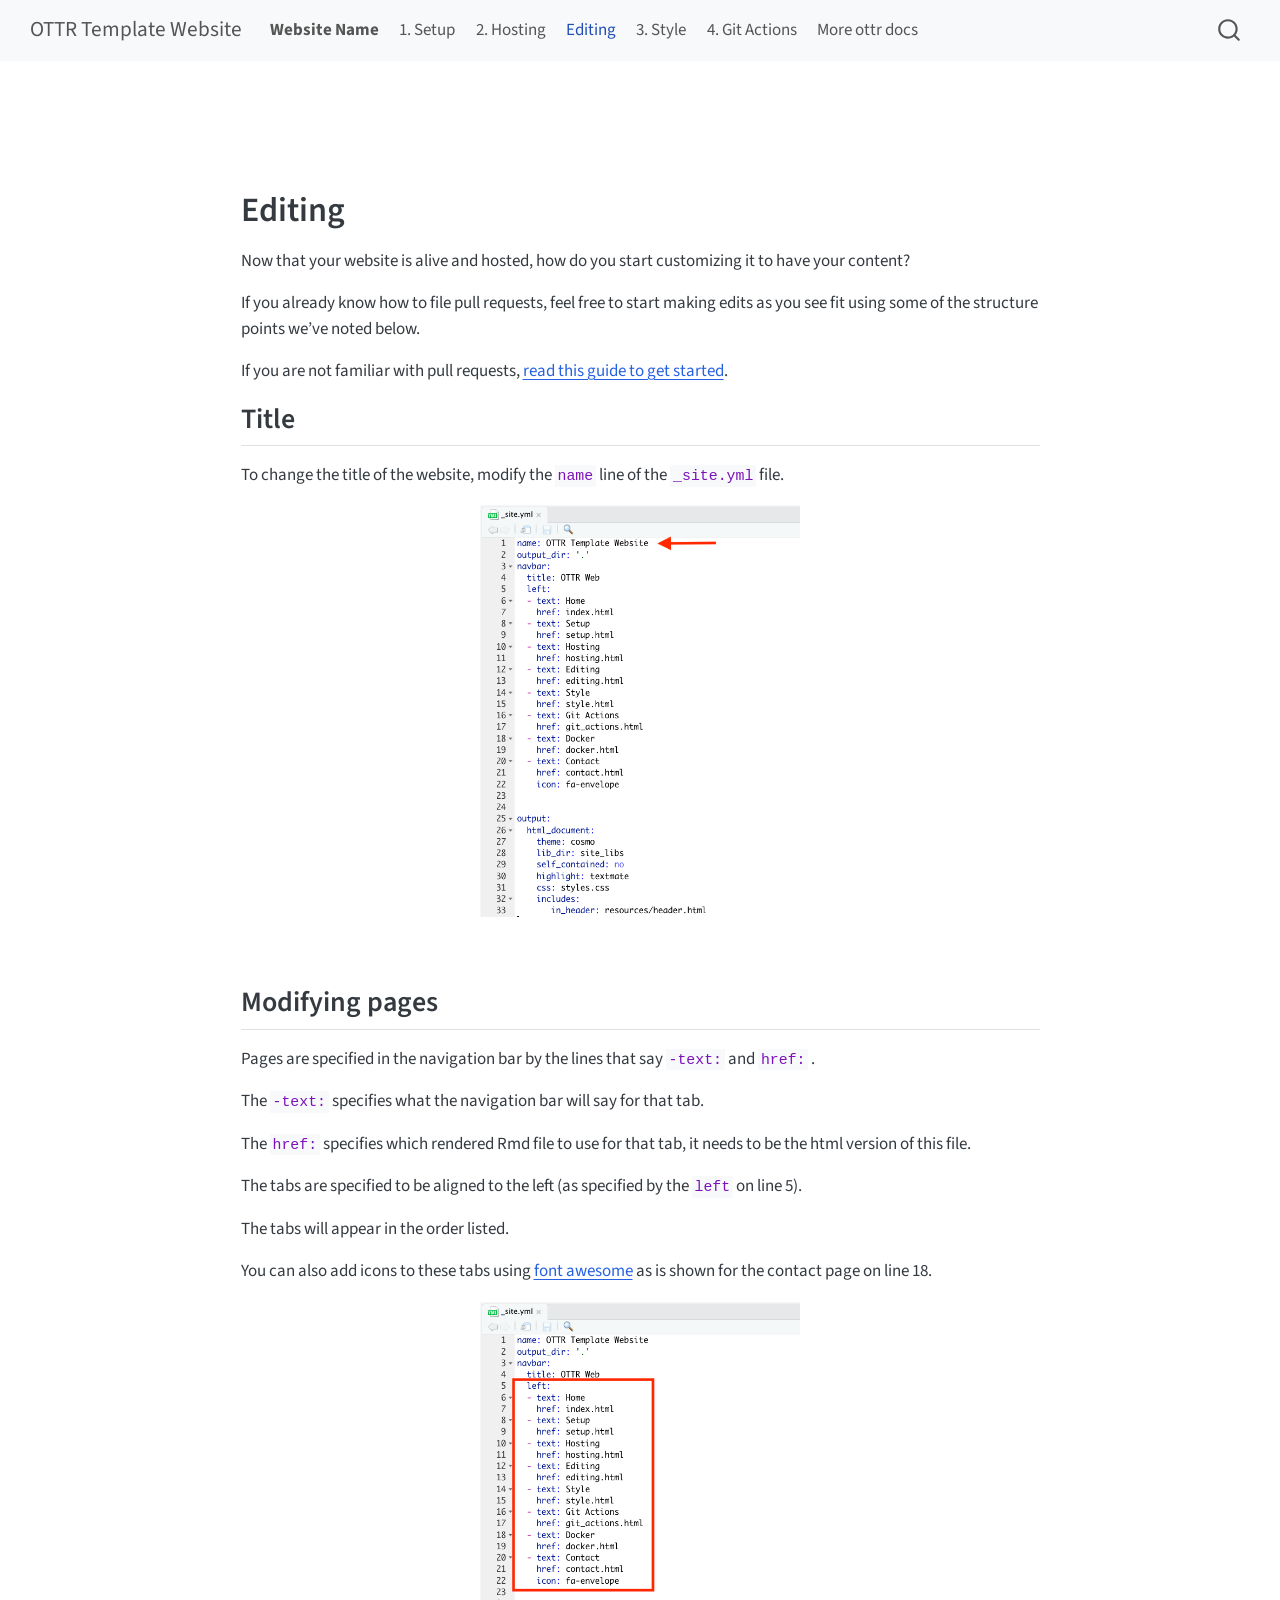
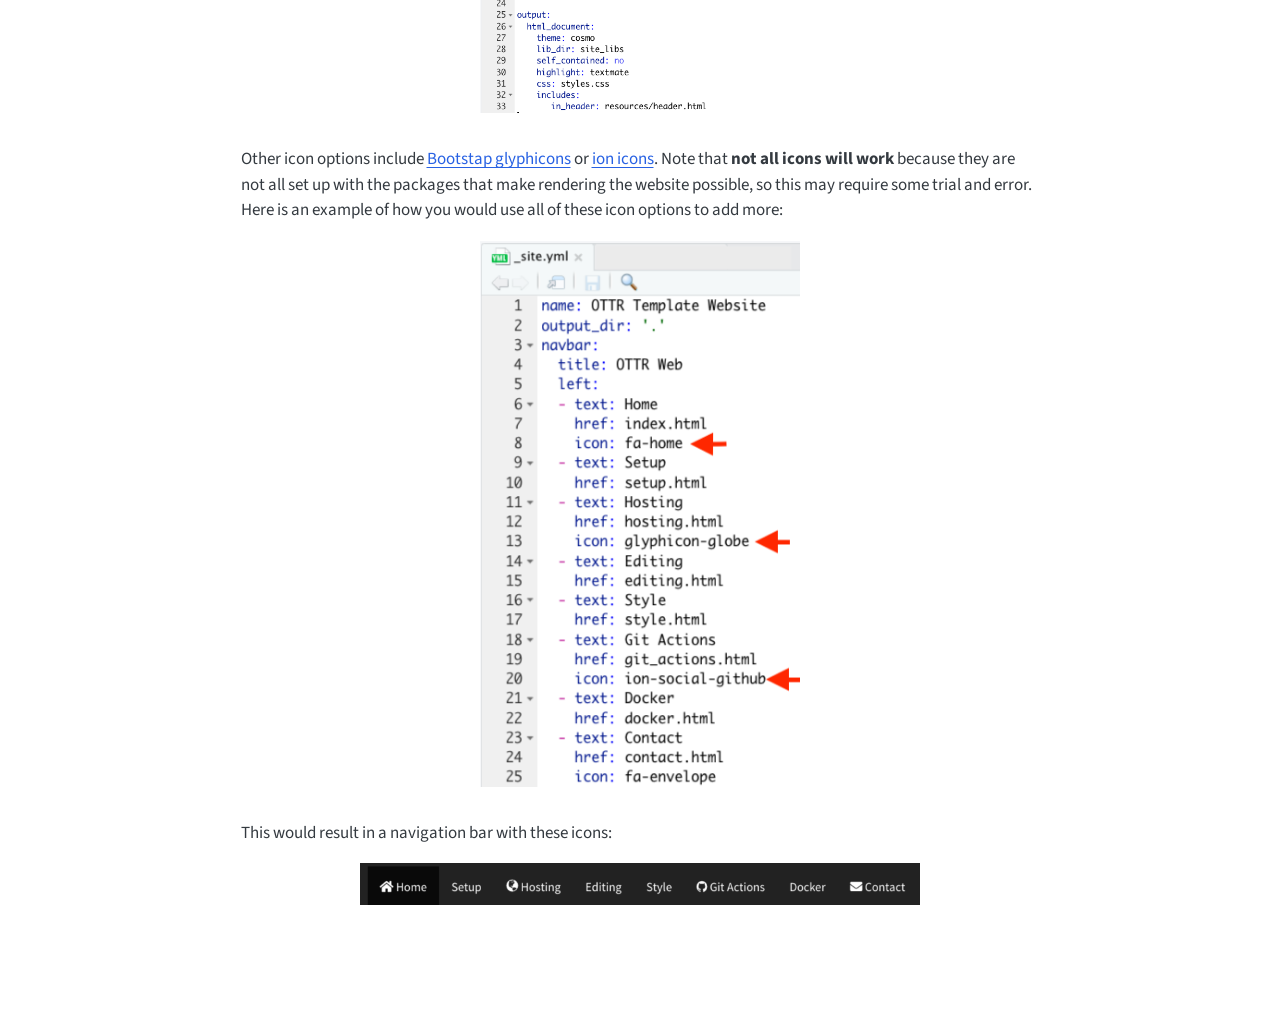
<file: docs/no_toc/editing.html>
<!DOCTYPE html>
<html xmlns="http://www.w3.org/1999/xhtml" lang="en" xml:lang="en"><head>

<meta charset="utf-8">
<meta name="generator" content="quarto-1.5.57">

<meta name="viewport" content="width=device-width, initial-scale=1.0, user-scalable=yes">


<title>Editing – OTTR Template Website</title>
<style>
code{white-space: pre-wrap;}
span.smallcaps{font-variant: small-caps;}
div.columns{display: flex; gap: min(4vw, 1.5em);}
div.column{flex: auto; overflow-x: auto;}
div.hanging-indent{margin-left: 1.5em; text-indent: -1.5em;}
ul.task-list{list-style: none;}
ul.task-list li input[type="checkbox"] {
  width: 0.8em;
  margin: 0 0.8em 0.2em -1em; /* quarto-specific, see https://github.com/quarto-dev/quarto-cli/issues/4556 */ 
  vertical-align: middle;
}
</style>


<script src="site_libs/quarto-nav/quarto-nav.js"></script>
<script src="site_libs/quarto-nav/headroom.min.js"></script>
<script src="site_libs/clipboard/clipboard.min.js"></script>
<script src="site_libs/quarto-search/autocomplete.umd.js"></script>
<script src="site_libs/quarto-search/fuse.min.js"></script>
<script src="site_libs/quarto-search/quarto-search.js"></script>
<meta name="quarto:offset" content="./">
<script src="site_libs/quarto-html/quarto.js"></script>
<script src="site_libs/quarto-html/popper.min.js"></script>
<script src="site_libs/quarto-html/tippy.umd.min.js"></script>
<script src="site_libs/quarto-html/anchor.min.js"></script>
<link href="site_libs/quarto-html/tippy.css" rel="stylesheet">
<link href="site_libs/quarto-html/quarto-syntax-highlighting.css" rel="stylesheet" id="quarto-text-highlighting-styles">
<script src="site_libs/bootstrap/bootstrap.min.js"></script>
<link href="site_libs/bootstrap/bootstrap-icons.css" rel="stylesheet">
<link href="site_libs/bootstrap/bootstrap.min.css" rel="stylesheet" id="quarto-bootstrap" data-mode="light">
<script id="quarto-search-options" type="application/json">{
  "location": "navbar",
  "copy-button": false,
  "collapse-after": 3,
  "panel-placement": "end",
  "type": "overlay",
  "limit": 50,
  "keyboard-shortcut": [
    "f",
    "/",
    "s"
  ],
  "show-item-context": false,
  "language": {
    "search-no-results-text": "No results",
    "search-matching-documents-text": "matching documents",
    "search-copy-link-title": "Copy link to search",
    "search-hide-matches-text": "Hide additional matches",
    "search-more-match-text": "more match in this document",
    "search-more-matches-text": "more matches in this document",
    "search-clear-button-title": "Clear",
    "search-text-placeholder": "",
    "search-detached-cancel-button-title": "Cancel",
    "search-submit-button-title": "Submit",
    "search-label": "Search"
  }
}</script>


<link rel="stylesheet" href="styles.css">
</head>

<body class="nav-fixed fullcontent">

<div id="quarto-search-results"></div>
  <header id="quarto-header" class="headroom fixed-top">
    <nav class="navbar navbar-expand-lg " data-bs-theme="dark">
      <div class="navbar-container container-fluid">
      <div class="navbar-brand-container mx-auto">
    <a class="navbar-brand" href="./index.html">
    <span class="navbar-title">OTTR Template Website</span>
    </a>
  </div>
            <div id="quarto-search" class="" title="Search"></div>
          <button class="navbar-toggler" type="button" data-bs-toggle="collapse" data-bs-target="#navbarCollapse" aria-controls="navbarCollapse" role="menu" aria-expanded="false" aria-label="Toggle navigation" onclick="if (window.quartoToggleHeadroom) { window.quartoToggleHeadroom(); }">
  <span class="navbar-toggler-icon"></span>
</button>
          <div class="collapse navbar-collapse" id="navbarCollapse">
            <ul class="navbar-nav navbar-nav-scroll me-auto">
  <li class="nav-item">
    <a class="nav-link" href="./index.html"> <i class="bi bi-fa-home" role="img">
</i> 
<span class="menu-text"><strong>Website Name</strong></span></a>
  </li>  
  <li class="nav-item">
    <a class="nav-link" href="./setup.html"> 
<span class="menu-text">1. Setup</span></a>
  </li>  
  <li class="nav-item">
    <a class="nav-link" href="./hosting.html"> 
<span class="menu-text">2. Hosting</span></a>
  </li>  
  <li class="nav-item">
    <a class="nav-link active" href="./editing.html" aria-current="page"> 
<span class="menu-text">Editing</span></a>
  </li>  
  <li class="nav-item">
    <a class="nav-link" href="./style.html"> 
<span class="menu-text">3. Style</span></a>
  </li>  
  <li class="nav-item">
    <a class="nav-link" href="./git_actions.html"> 
<span class="menu-text">4. Git Actions</span></a>
  </li>  
  <li class="nav-item">
    <a class="nav-link" href="https://www.ottrproject.org/"> 
<span class="menu-text">More ottr docs</span></a>
  </li>  
</ul>
          </div> <!-- /navcollapse -->
            <div class="quarto-navbar-tools">
</div>
      </div> <!-- /container-fluid -->
    </nav>
</header>
<!-- content -->
<div id="quarto-content" class="quarto-container page-columns page-rows-contents page-layout-article page-navbar">
<!-- sidebar -->
<!-- margin-sidebar -->
    
<!-- main -->
<main class="content" id="quarto-document-content">

<header id="title-block-header" class="quarto-title-block default">
<div class="quarto-title">
<h1 class="title">Editing</h1>
</div>



<div class="quarto-title-meta">

    
  
    
  </div>
  


</header>


<p>Now that your website is alive and hosted, how do you start customizing it to have your content?</p>
<p>If you already know how to file pull requests, feel free to start making edits as you see fit using some of the structure points we’ve noted below.</p>
<p>If you are not familiar with pull requests, <a href="https://www.ottrproject.org/editing_website.html">read this guide to get started</a>.</p>
<section id="title" class="level2">
<h2 class="anchored" data-anchor-id="title">Title</h2>
<p>To change the title of the website, modify the <code>name</code> line of the <code>_site.yml</code> file.</p>
<div class="cell" data-layout-align="center">
<div class="cell-output-display">
<div class="quarto-figure quarto-figure-center">
<figure class="figure">
<p><img src="resources/images/title.png" class="img-fluid quarto-figure quarto-figure-center figure-img" style="width:40.0%" alt="Change title"></p>
</figure>
</div>
</div>
</div>
</section>
<section id="modifying-pages" class="level2">
<h2 class="anchored" data-anchor-id="modifying-pages">Modifying pages</h2>
<p>Pages are specified in the navigation bar by the lines that say <code>-text:</code> and <code>href:</code> .</p>
<p>The <code>-text:</code> specifies what the navigation bar will say for that tab.</p>
<p>The <code>href:</code> specifies which rendered Rmd file to use for that tab, it needs to be the html version of this file.</p>
<p>The tabs are specified to be aligned to the left (as specified by the <code>left</code> on line 5).</p>
<p>The tabs will appear in the order listed.</p>
<p>You can also add icons to these tabs using <a href="https://fontawesome.com/">font awesome</a> as is shown for the contact page on line 18.</p>
<div class="cell" data-layout-align="center">
<div class="cell-output-display">
<div class="quarto-figure quarto-figure-center">
<figure class="figure">
<p><img src="resources/images/page_modification.png" class="img-fluid quarto-figure quarto-figure-center figure-img" style="width:40.0%" alt="Page modification"></p>
</figure>
</div>
</div>
</div>
<p>Other icon options include <a href="https://www.w3schools.com/bootstrap/bootstrap_ref_comp_glyphs.asp">Bootstap glyphicons</a> or <a href="https://ionic.io/ionicons">ion icons</a>. Note that <strong>not all icons will work</strong> because they are not all set up with the packages that make rendering the website possible, so this may require some trial and error. Here is an example of how you would use all of these icon options to add more:</p>
<div class="cell" data-layout-align="center">
<div class="cell-output-display">
<div class="quarto-figure quarto-figure-center">
<figure class="figure">
<p><img src="resources/images/more_icons.png" class="img-fluid quarto-figure quarto-figure-center figure-img" style="width:40.0%" alt="more icon options"></p>
</figure>
</div>
</div>
</div>
<p>This would result in a navigation bar with these icons:</p>
<div class="cell" data-layout-align="center">
<div class="cell-output-display">
<div class="quarto-figure quarto-figure-center">
<figure class="figure">
<p><img src="resources/images/more_icons_result.png" class="img-fluid quarto-figure quarto-figure-center figure-img" style="width:70.0%" alt="more icon options"></p>
</figure>
</div>
</div>
</div>


</section>

</main> <!-- /main -->
<script id="quarto-html-after-body" type="application/javascript">
window.document.addEventListener("DOMContentLoaded", function (event) {
  const toggleBodyColorMode = (bsSheetEl) => {
    const mode = bsSheetEl.getAttribute("data-mode");
    const bodyEl = window.document.querySelector("body");
    if (mode === "dark") {
      bodyEl.classList.add("quarto-dark");
      bodyEl.classList.remove("quarto-light");
    } else {
      bodyEl.classList.add("quarto-light");
      bodyEl.classList.remove("quarto-dark");
    }
  }
  const toggleBodyColorPrimary = () => {
    const bsSheetEl = window.document.querySelector("link#quarto-bootstrap");
    if (bsSheetEl) {
      toggleBodyColorMode(bsSheetEl);
    }
  }
  toggleBodyColorPrimary();  
  const icon = "";
  const anchorJS = new window.AnchorJS();
  anchorJS.options = {
    placement: 'right',
    icon: icon
  };
  anchorJS.add('.anchored');
  const isCodeAnnotation = (el) => {
    for (const clz of el.classList) {
      if (clz.startsWith('code-annotation-')) {                     
        return true;
      }
    }
    return false;
  }
  const onCopySuccess = function(e) {
    // button target
    const button = e.trigger;
    // don't keep focus
    button.blur();
    // flash "checked"
    button.classList.add('code-copy-button-checked');
    var currentTitle = button.getAttribute("title");
    button.setAttribute("title", "Copied!");
    let tooltip;
    if (window.bootstrap) {
      button.setAttribute("data-bs-toggle", "tooltip");
      button.setAttribute("data-bs-placement", "left");
      button.setAttribute("data-bs-title", "Copied!");
      tooltip = new bootstrap.Tooltip(button, 
        { trigger: "manual", 
          customClass: "code-copy-button-tooltip",
          offset: [0, -8]});
      tooltip.show();    
    }
    setTimeout(function() {
      if (tooltip) {
        tooltip.hide();
        button.removeAttribute("data-bs-title");
        button.removeAttribute("data-bs-toggle");
        button.removeAttribute("data-bs-placement");
      }
      button.setAttribute("title", currentTitle);
      button.classList.remove('code-copy-button-checked');
    }, 1000);
    // clear code selection
    e.clearSelection();
  }
  const getTextToCopy = function(trigger) {
      const codeEl = trigger.previousElementSibling.cloneNode(true);
      for (const childEl of codeEl.children) {
        if (isCodeAnnotation(childEl)) {
          childEl.remove();
        }
      }
      return codeEl.innerText;
  }
  const clipboard = new window.ClipboardJS('.code-copy-button:not([data-in-quarto-modal])', {
    text: getTextToCopy
  });
  clipboard.on('success', onCopySuccess);
  if (window.document.getElementById('quarto-embedded-source-code-modal')) {
    // For code content inside modals, clipBoardJS needs to be initialized with a container option
    // TODO: Check when it could be a function (https://github.com/zenorocha/clipboard.js/issues/860)
    const clipboardModal = new window.ClipboardJS('.code-copy-button[data-in-quarto-modal]', {
      text: getTextToCopy,
      container: window.document.getElementById('quarto-embedded-source-code-modal')
    });
    clipboardModal.on('success', onCopySuccess);
  }
    var localhostRegex = new RegExp(/^(?:http|https):\/\/localhost\:?[0-9]*\//);
    var mailtoRegex = new RegExp(/^mailto:/);
      var filterRegex = new RegExp('/' + window.location.host + '/');
    var isInternal = (href) => {
        return filterRegex.test(href) || localhostRegex.test(href) || mailtoRegex.test(href);
    }
    // Inspect non-navigation links and adorn them if external
 	var links = window.document.querySelectorAll('a[href]:not(.nav-link):not(.navbar-brand):not(.toc-action):not(.sidebar-link):not(.sidebar-item-toggle):not(.pagination-link):not(.no-external):not([aria-hidden]):not(.dropdown-item):not(.quarto-navigation-tool):not(.about-link)');
    for (var i=0; i<links.length; i++) {
      const link = links[i];
      if (!isInternal(link.href)) {
        // undo the damage that might have been done by quarto-nav.js in the case of
        // links that we want to consider external
        if (link.dataset.originalHref !== undefined) {
          link.href = link.dataset.originalHref;
        }
      }
    }
  function tippyHover(el, contentFn, onTriggerFn, onUntriggerFn) {
    const config = {
      allowHTML: true,
      maxWidth: 500,
      delay: 100,
      arrow: false,
      appendTo: function(el) {
          return el.parentElement;
      },
      interactive: true,
      interactiveBorder: 10,
      theme: 'quarto',
      placement: 'bottom-start',
    };
    if (contentFn) {
      config.content = contentFn;
    }
    if (onTriggerFn) {
      config.onTrigger = onTriggerFn;
    }
    if (onUntriggerFn) {
      config.onUntrigger = onUntriggerFn;
    }
    window.tippy(el, config); 
  }
  const noterefs = window.document.querySelectorAll('a[role="doc-noteref"]');
  for (var i=0; i<noterefs.length; i++) {
    const ref = noterefs[i];
    tippyHover(ref, function() {
      // use id or data attribute instead here
      let href = ref.getAttribute('data-footnote-href') || ref.getAttribute('href');
      try { href = new URL(href).hash; } catch {}
      const id = href.replace(/^#\/?/, "");
      const note = window.document.getElementById(id);
      if (note) {
        return note.innerHTML;
      } else {
        return "";
      }
    });
  }
  const xrefs = window.document.querySelectorAll('a.quarto-xref');
  const processXRef = (id, note) => {
    // Strip column container classes
    const stripColumnClz = (el) => {
      el.classList.remove("page-full", "page-columns");
      if (el.children) {
        for (const child of el.children) {
          stripColumnClz(child);
        }
      }
    }
    stripColumnClz(note)
    if (id === null || id.startsWith('sec-')) {
      // Special case sections, only their first couple elements
      const container = document.createElement("div");
      if (note.children && note.children.length > 2) {
        container.appendChild(note.children[0].cloneNode(true));
        for (let i = 1; i < note.children.length; i++) {
          const child = note.children[i];
          if (child.tagName === "P" && child.innerText === "") {
            continue;
          } else {
            container.appendChild(child.cloneNode(true));
            break;
          }
        }
        if (window.Quarto?.typesetMath) {
          window.Quarto.typesetMath(container);
        }
        return container.innerHTML
      } else {
        if (window.Quarto?.typesetMath) {
          window.Quarto.typesetMath(note);
        }
        return note.innerHTML;
      }
    } else {
      // Remove any anchor links if they are present
      const anchorLink = note.querySelector('a.anchorjs-link');
      if (anchorLink) {
        anchorLink.remove();
      }
      if (window.Quarto?.typesetMath) {
        window.Quarto.typesetMath(note);
      }
      // TODO in 1.5, we should make sure this works without a callout special case
      if (note.classList.contains("callout")) {
        return note.outerHTML;
      } else {
        return note.innerHTML;
      }
    }
  }
  for (var i=0; i<xrefs.length; i++) {
    const xref = xrefs[i];
    tippyHover(xref, undefined, function(instance) {
      instance.disable();
      let url = xref.getAttribute('href');
      let hash = undefined; 
      if (url.startsWith('#')) {
        hash = url;
      } else {
        try { hash = new URL(url).hash; } catch {}
      }
      if (hash) {
        const id = hash.replace(/^#\/?/, "");
        const note = window.document.getElementById(id);
        if (note !== null) {
          try {
            const html = processXRef(id, note.cloneNode(true));
            instance.setContent(html);
          } finally {
            instance.enable();
            instance.show();
          }
        } else {
          // See if we can fetch this
          fetch(url.split('#')[0])
          .then(res => res.text())
          .then(html => {
            const parser = new DOMParser();
            const htmlDoc = parser.parseFromString(html, "text/html");
            const note = htmlDoc.getElementById(id);
            if (note !== null) {
              const html = processXRef(id, note);
              instance.setContent(html);
            } 
          }).finally(() => {
            instance.enable();
            instance.show();
          });
        }
      } else {
        // See if we can fetch a full url (with no hash to target)
        // This is a special case and we should probably do some content thinning / targeting
        fetch(url)
        .then(res => res.text())
        .then(html => {
          const parser = new DOMParser();
          const htmlDoc = parser.parseFromString(html, "text/html");
          const note = htmlDoc.querySelector('main.content');
          if (note !== null) {
            // This should only happen for chapter cross references
            // (since there is no id in the URL)
            // remove the first header
            if (note.children.length > 0 && note.children[0].tagName === "HEADER") {
              note.children[0].remove();
            }
            const html = processXRef(null, note);
            instance.setContent(html);
          } 
        }).finally(() => {
          instance.enable();
          instance.show();
        });
      }
    }, function(instance) {
    });
  }
      let selectedAnnoteEl;
      const selectorForAnnotation = ( cell, annotation) => {
        let cellAttr = 'data-code-cell="' + cell + '"';
        let lineAttr = 'data-code-annotation="' +  annotation + '"';
        const selector = 'span[' + cellAttr + '][' + lineAttr + ']';
        return selector;
      }
      const selectCodeLines = (annoteEl) => {
        const doc = window.document;
        const targetCell = annoteEl.getAttribute("data-target-cell");
        const targetAnnotation = annoteEl.getAttribute("data-target-annotation");
        const annoteSpan = window.document.querySelector(selectorForAnnotation(targetCell, targetAnnotation));
        const lines = annoteSpan.getAttribute("data-code-lines").split(",");
        const lineIds = lines.map((line) => {
          return targetCell + "-" + line;
        })
        let top = null;
        let height = null;
        let parent = null;
        if (lineIds.length > 0) {
            //compute the position of the single el (top and bottom and make a div)
            const el = window.document.getElementById(lineIds[0]);
            top = el.offsetTop;
            height = el.offsetHeight;
            parent = el.parentElement.parentElement;
          if (lineIds.length > 1) {
            const lastEl = window.document.getElementById(lineIds[lineIds.length - 1]);
            const bottom = lastEl.offsetTop + lastEl.offsetHeight;
            height = bottom - top;
          }
          if (top !== null && height !== null && parent !== null) {
            // cook up a div (if necessary) and position it 
            let div = window.document.getElementById("code-annotation-line-highlight");
            if (div === null) {
              div = window.document.createElement("div");
              div.setAttribute("id", "code-annotation-line-highlight");
              div.style.position = 'absolute';
              parent.appendChild(div);
            }
            div.style.top = top - 2 + "px";
            div.style.height = height + 4 + "px";
            div.style.left = 0;
            let gutterDiv = window.document.getElementById("code-annotation-line-highlight-gutter");
            if (gutterDiv === null) {
              gutterDiv = window.document.createElement("div");
              gutterDiv.setAttribute("id", "code-annotation-line-highlight-gutter");
              gutterDiv.style.position = 'absolute';
              const codeCell = window.document.getElementById(targetCell);
              const gutter = codeCell.querySelector('.code-annotation-gutter');
              gutter.appendChild(gutterDiv);
            }
            gutterDiv.style.top = top - 2 + "px";
            gutterDiv.style.height = height + 4 + "px";
          }
          selectedAnnoteEl = annoteEl;
        }
      };
      const unselectCodeLines = () => {
        const elementsIds = ["code-annotation-line-highlight", "code-annotation-line-highlight-gutter"];
        elementsIds.forEach((elId) => {
          const div = window.document.getElementById(elId);
          if (div) {
            div.remove();
          }
        });
        selectedAnnoteEl = undefined;
      };
        // Handle positioning of the toggle
    window.addEventListener(
      "resize",
      throttle(() => {
        elRect = undefined;
        if (selectedAnnoteEl) {
          selectCodeLines(selectedAnnoteEl);
        }
      }, 10)
    );
    function throttle(fn, ms) {
    let throttle = false;
    let timer;
      return (...args) => {
        if(!throttle) { // first call gets through
            fn.apply(this, args);
            throttle = true;
        } else { // all the others get throttled
            if(timer) clearTimeout(timer); // cancel #2
            timer = setTimeout(() => {
              fn.apply(this, args);
              timer = throttle = false;
            }, ms);
        }
      };
    }
      // Attach click handler to the DT
      const annoteDls = window.document.querySelectorAll('dt[data-target-cell]');
      for (const annoteDlNode of annoteDls) {
        annoteDlNode.addEventListener('click', (event) => {
          const clickedEl = event.target;
          if (clickedEl !== selectedAnnoteEl) {
            unselectCodeLines();
            const activeEl = window.document.querySelector('dt[data-target-cell].code-annotation-active');
            if (activeEl) {
              activeEl.classList.remove('code-annotation-active');
            }
            selectCodeLines(clickedEl);
            clickedEl.classList.add('code-annotation-active');
          } else {
            // Unselect the line
            unselectCodeLines();
            clickedEl.classList.remove('code-annotation-active');
          }
        });
      }
  const findCites = (el) => {
    const parentEl = el.parentElement;
    if (parentEl) {
      const cites = parentEl.dataset.cites;
      if (cites) {
        return {
          el,
          cites: cites.split(' ')
        };
      } else {
        return findCites(el.parentElement)
      }
    } else {
      return undefined;
    }
  };
  var bibliorefs = window.document.querySelectorAll('a[role="doc-biblioref"]');
  for (var i=0; i<bibliorefs.length; i++) {
    const ref = bibliorefs[i];
    const citeInfo = findCites(ref);
    if (citeInfo) {
      tippyHover(citeInfo.el, function() {
        var popup = window.document.createElement('div');
        citeInfo.cites.forEach(function(cite) {
          var citeDiv = window.document.createElement('div');
          citeDiv.classList.add('hanging-indent');
          citeDiv.classList.add('csl-entry');
          var biblioDiv = window.document.getElementById('ref-' + cite);
          if (biblioDiv) {
            citeDiv.innerHTML = biblioDiv.innerHTML;
          }
          popup.appendChild(citeDiv);
        });
        return popup.innerHTML;
      });
    }
  }
});
</script>
</div> <!-- /content -->




</body></html>
</file>
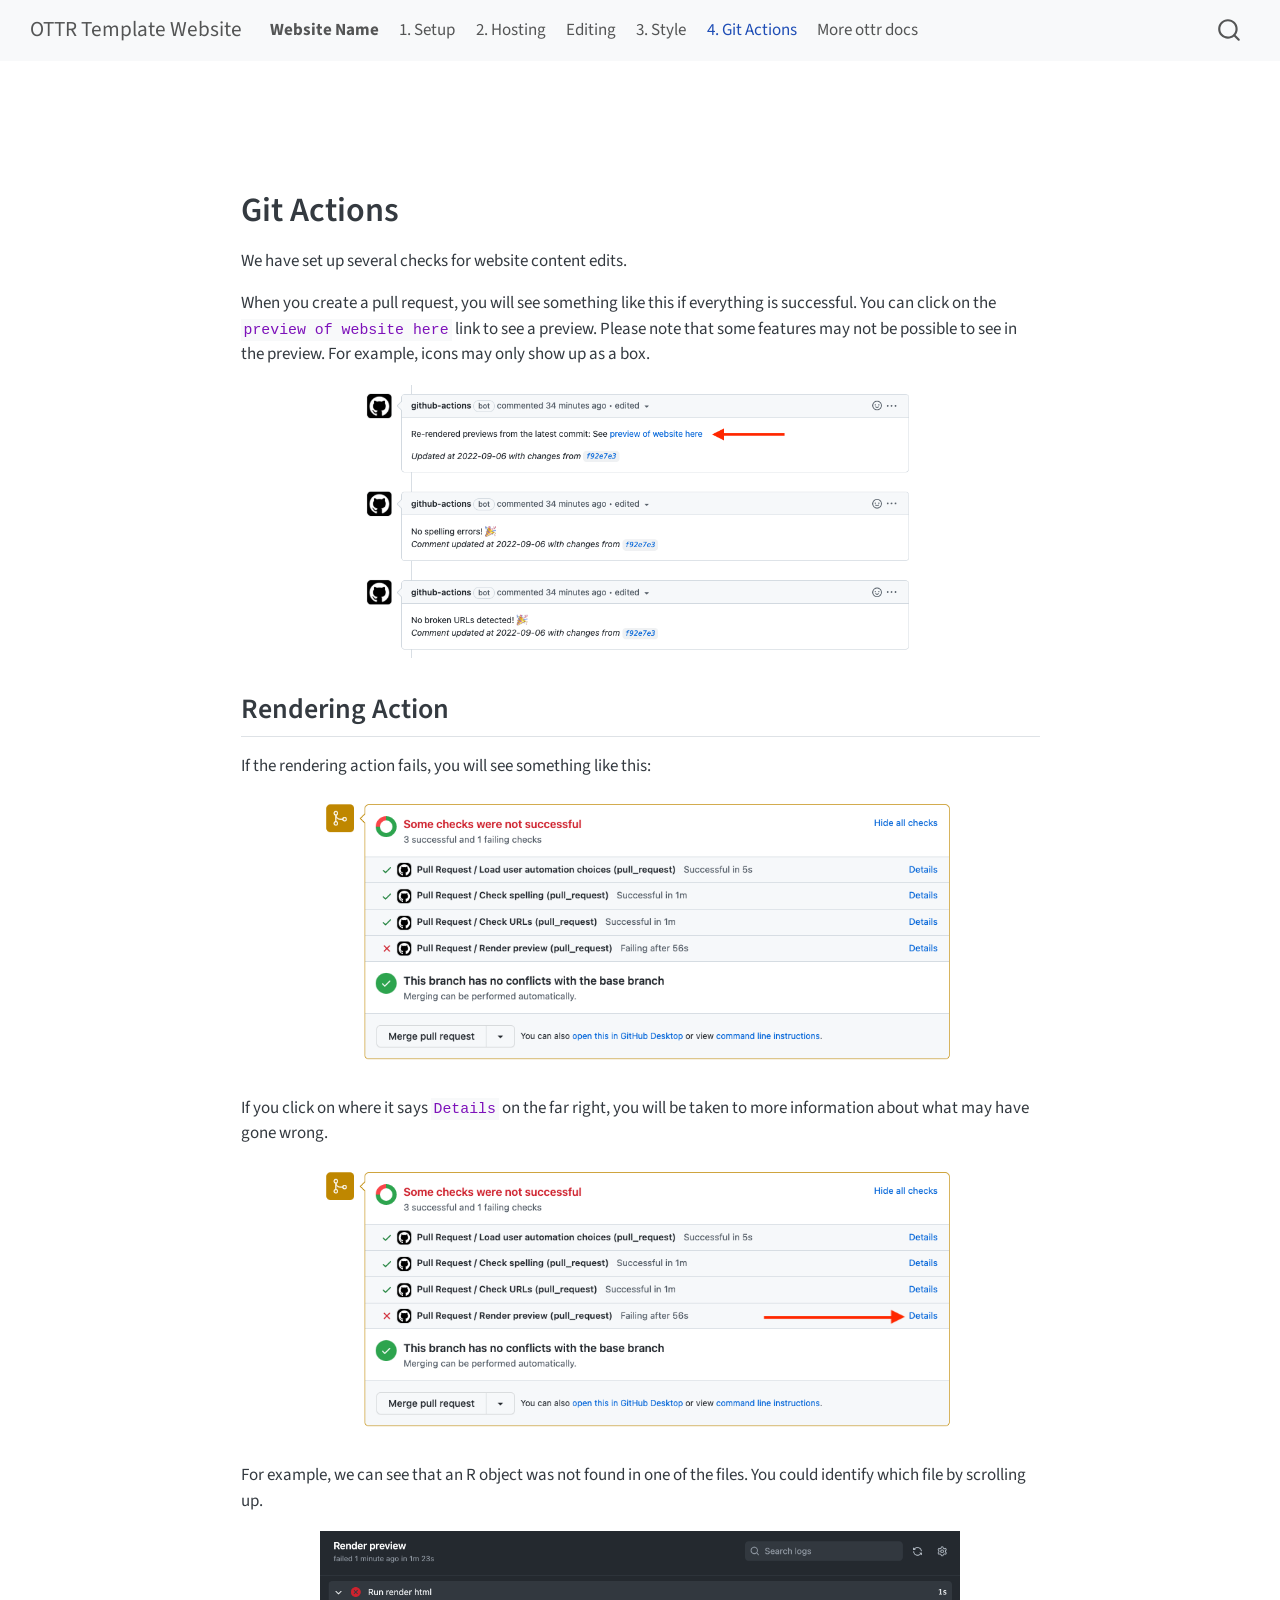
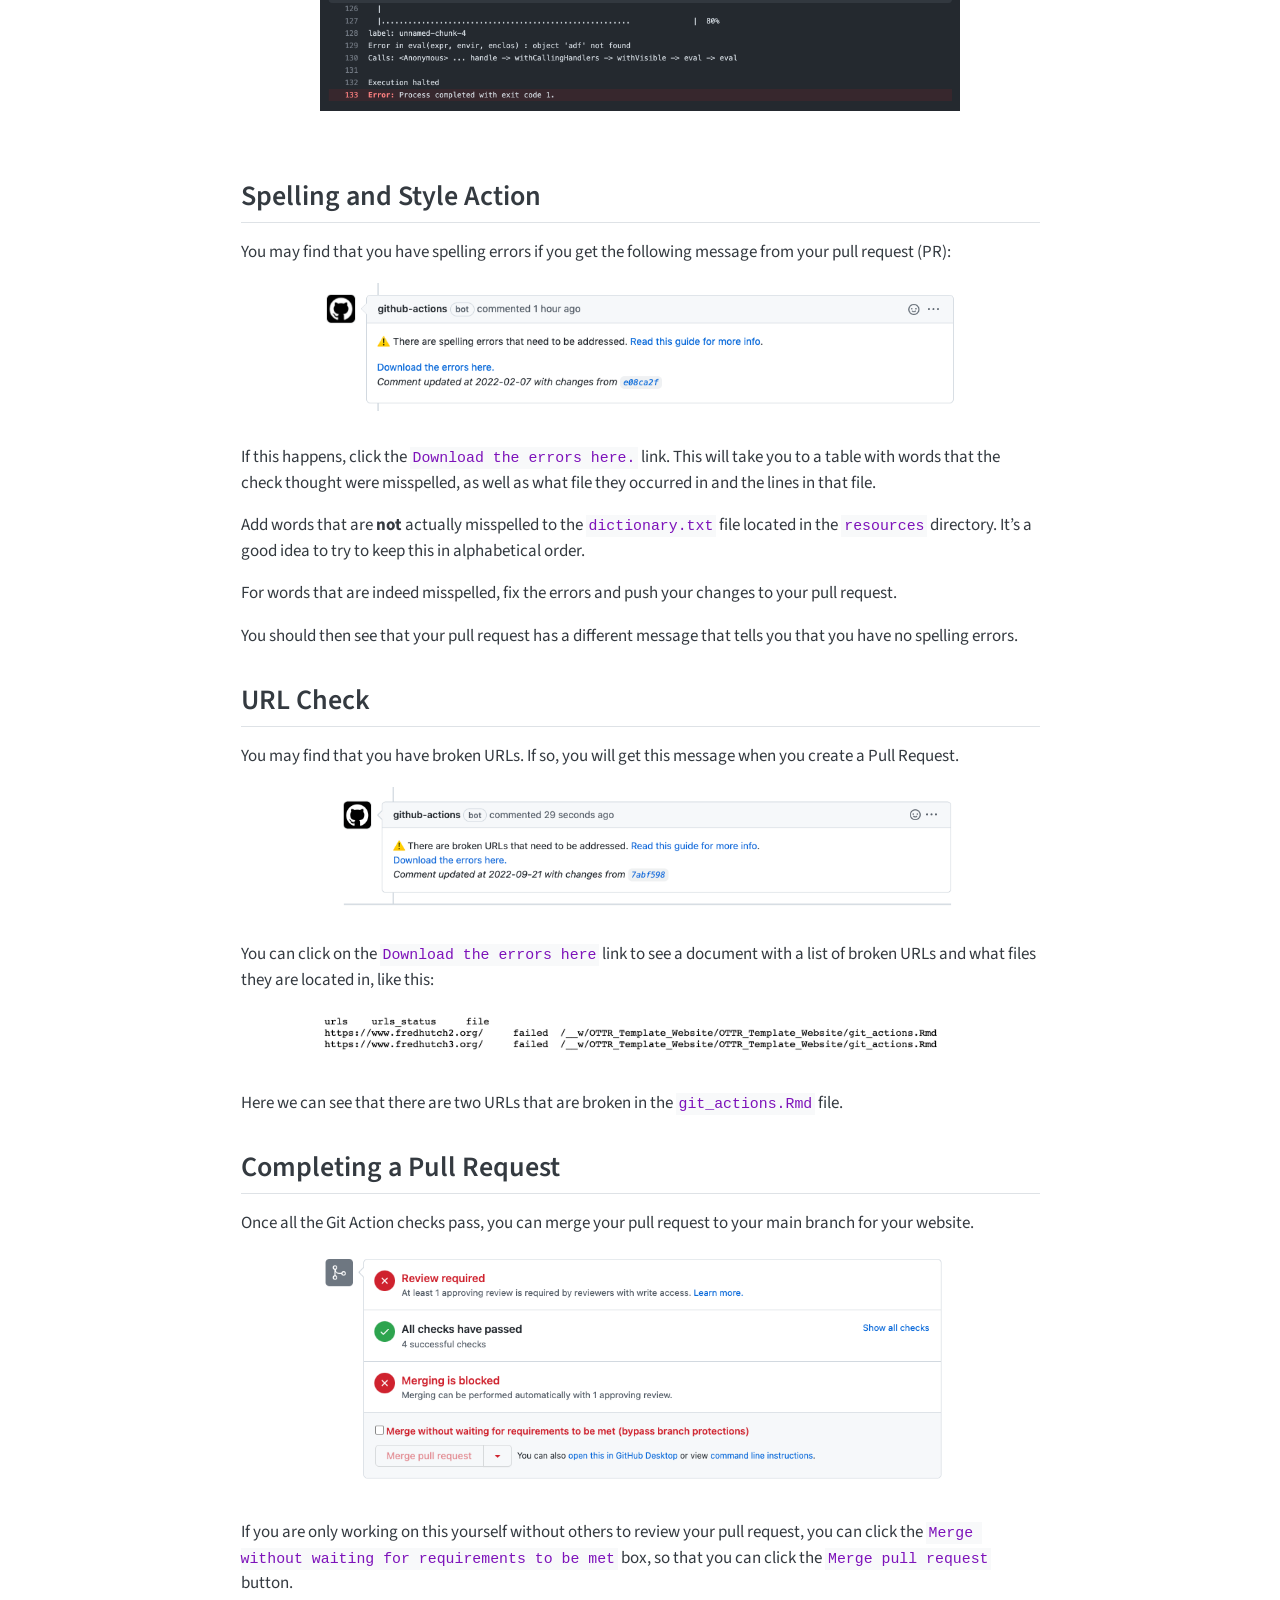
<file: docs/no_toc/git_actions.html>
<!DOCTYPE html>
<html xmlns="http://www.w3.org/1999/xhtml" lang="en" xml:lang="en"><head>

<meta charset="utf-8">
<meta name="generator" content="quarto-1.5.57">

<meta name="viewport" content="width=device-width, initial-scale=1.0, user-scalable=yes">


<title>Git Actions – OTTR Template Website</title>
<style>
code{white-space: pre-wrap;}
span.smallcaps{font-variant: small-caps;}
div.columns{display: flex; gap: min(4vw, 1.5em);}
div.column{flex: auto; overflow-x: auto;}
div.hanging-indent{margin-left: 1.5em; text-indent: -1.5em;}
ul.task-list{list-style: none;}
ul.task-list li input[type="checkbox"] {
  width: 0.8em;
  margin: 0 0.8em 0.2em -1em; /* quarto-specific, see https://github.com/quarto-dev/quarto-cli/issues/4556 */ 
  vertical-align: middle;
}
</style>


<script src="site_libs/quarto-nav/quarto-nav.js"></script>
<script src="site_libs/quarto-nav/headroom.min.js"></script>
<script src="site_libs/clipboard/clipboard.min.js"></script>
<script src="site_libs/quarto-search/autocomplete.umd.js"></script>
<script src="site_libs/quarto-search/fuse.min.js"></script>
<script src="site_libs/quarto-search/quarto-search.js"></script>
<meta name="quarto:offset" content="./">
<script src="site_libs/quarto-html/quarto.js"></script>
<script src="site_libs/quarto-html/popper.min.js"></script>
<script src="site_libs/quarto-html/tippy.umd.min.js"></script>
<script src="site_libs/quarto-html/anchor.min.js"></script>
<link href="site_libs/quarto-html/tippy.css" rel="stylesheet">
<link href="site_libs/quarto-html/quarto-syntax-highlighting.css" rel="stylesheet" id="quarto-text-highlighting-styles">
<script src="site_libs/bootstrap/bootstrap.min.js"></script>
<link href="site_libs/bootstrap/bootstrap-icons.css" rel="stylesheet">
<link href="site_libs/bootstrap/bootstrap.min.css" rel="stylesheet" id="quarto-bootstrap" data-mode="light">
<script id="quarto-search-options" type="application/json">{
  "location": "navbar",
  "copy-button": false,
  "collapse-after": 3,
  "panel-placement": "end",
  "type": "overlay",
  "limit": 50,
  "keyboard-shortcut": [
    "f",
    "/",
    "s"
  ],
  "show-item-context": false,
  "language": {
    "search-no-results-text": "No results",
    "search-matching-documents-text": "matching documents",
    "search-copy-link-title": "Copy link to search",
    "search-hide-matches-text": "Hide additional matches",
    "search-more-match-text": "more match in this document",
    "search-more-matches-text": "more matches in this document",
    "search-clear-button-title": "Clear",
    "search-text-placeholder": "",
    "search-detached-cancel-button-title": "Cancel",
    "search-submit-button-title": "Submit",
    "search-label": "Search"
  }
}</script>


<link rel="stylesheet" href="styles.css">
</head>

<body class="nav-fixed fullcontent">

<div id="quarto-search-results"></div>
  <header id="quarto-header" class="headroom fixed-top">
    <nav class="navbar navbar-expand-lg " data-bs-theme="dark">
      <div class="navbar-container container-fluid">
      <div class="navbar-brand-container mx-auto">
    <a class="navbar-brand" href="./index.html">
    <span class="navbar-title">OTTR Template Website</span>
    </a>
  </div>
            <div id="quarto-search" class="" title="Search"></div>
          <button class="navbar-toggler" type="button" data-bs-toggle="collapse" data-bs-target="#navbarCollapse" aria-controls="navbarCollapse" role="menu" aria-expanded="false" aria-label="Toggle navigation" onclick="if (window.quartoToggleHeadroom) { window.quartoToggleHeadroom(); }">
  <span class="navbar-toggler-icon"></span>
</button>
          <div class="collapse navbar-collapse" id="navbarCollapse">
            <ul class="navbar-nav navbar-nav-scroll me-auto">
  <li class="nav-item">
    <a class="nav-link" href="./index.html"> <i class="bi bi-fa-home" role="img">
</i> 
<span class="menu-text"><strong>Website Name</strong></span></a>
  </li>  
  <li class="nav-item">
    <a class="nav-link" href="./setup.html"> 
<span class="menu-text">1. Setup</span></a>
  </li>  
  <li class="nav-item">
    <a class="nav-link" href="./hosting.html"> 
<span class="menu-text">2. Hosting</span></a>
  </li>  
  <li class="nav-item">
    <a class="nav-link" href="./editing.html"> 
<span class="menu-text">Editing</span></a>
  </li>  
  <li class="nav-item">
    <a class="nav-link" href="./style.html"> 
<span class="menu-text">3. Style</span></a>
  </li>  
  <li class="nav-item">
    <a class="nav-link active" href="./git_actions.html" aria-current="page"> 
<span class="menu-text">4. Git Actions</span></a>
  </li>  
  <li class="nav-item">
    <a class="nav-link" href="https://www.ottrproject.org/"> 
<span class="menu-text">More ottr docs</span></a>
  </li>  
</ul>
          </div> <!-- /navcollapse -->
            <div class="quarto-navbar-tools">
</div>
      </div> <!-- /container-fluid -->
    </nav>
</header>
<!-- content -->
<div id="quarto-content" class="quarto-container page-columns page-rows-contents page-layout-article page-navbar">
<!-- sidebar -->
<!-- margin-sidebar -->
    
<!-- main -->
<main class="content" id="quarto-document-content">

<header id="title-block-header" class="quarto-title-block default">
<div class="quarto-title">
<h1 class="title">Git Actions</h1>
</div>



<div class="quarto-title-meta">

    
  
    
  </div>
  


</header>


<p>We have set up several checks for website content edits.</p>
<p>When you create a pull request, you will see something like this if everything is successful. You can click on the <code>preview of website here</code> link to see a preview. Please note that some features may not be possible to see in the preview. For example, icons may only show up as a box.</p>
<div class="cell" data-layout-align="center">
<div class="cell-output-display">
<div class="quarto-figure quarto-figure-center">
<figure class="figure">
<p><img src="resources/images/checks.png" class="img-fluid quarto-figure quarto-figure-center figure-img" style="width:70.0%" alt="pull request checks"></p>
</figure>
</div>
</div>
</div>
<section id="rendering-action" class="level2">
<h2 class="anchored" data-anchor-id="rendering-action">Rendering Action</h2>
<p>If the rendering action fails, you will see something like this:</p>
<div class="cell" data-layout-align="center">
<div class="cell-output-display">
<div class="quarto-figure quarto-figure-center">
<figure class="figure">
<p><img src="resources/images/render_fail.png" class="img-fluid quarto-figure quarto-figure-center figure-img" style="width:80.0%" alt="render issue pull request image"></p>
</figure>
</div>
</div>
</div>
<p>If you click on where it says <code>Details</code> on the far right, you will be taken to more information about what may have gone wrong.</p>
<div class="cell" data-layout-align="center">
<div class="cell-output-display">
<div class="quarto-figure quarto-figure-center">
<figure class="figure">
<p><img src="resources/images/render_fail2.png" class="img-fluid quarto-figure quarto-figure-center figure-img" style="width:80.0%" alt="render issue pull request image"></p>
</figure>
</div>
</div>
</div>
<p>For example, we can see that an R object was not found in one of the files. You could identify which file by scrolling up.</p>
<div class="cell" data-layout-align="center">
<div class="cell-output-display">
<div class="quarto-figure quarto-figure-center">
<figure class="figure">
<p><img src="resources/images/render_fail_details.png" class="img-fluid quarto-figure quarto-figure-center figure-img" style="width:80.0%" alt="render issue pull request image"></p>
</figure>
</div>
</div>
</div>
</section>
<section id="spelling-and-style-action" class="level2">
<h2 class="anchored" data-anchor-id="spelling-and-style-action">Spelling and Style Action</h2>
<p>You may find that you have spelling errors if you get the following message from your pull request (PR):</p>
<div class="cell" data-layout-align="center">
<div class="cell-output-display">
<div class="quarto-figure quarto-figure-center">
<figure class="figure">
<p><img src="resources/images/spelling.png" class="img-fluid quarto-figure quarto-figure-center figure-img" style="width:80.0%" alt="spelling issue pull request image"></p>
</figure>
</div>
</div>
</div>
<p>If this happens, click the <code>Download the errors here.</code> link. This will take you to a table with words that the check thought were misspelled, as well as what file they occurred in and the lines in that file.</p>
<p>Add words that are <strong>not</strong> actually misspelled to the <code>dictionary.txt</code> file located in the <code>resources</code> directory. It’s a good idea to try to keep this in alphabetical order.</p>
<p>For words that are indeed misspelled, fix the errors and push your changes to your pull request.</p>
<p>You should then see that your pull request has a different message that tells you that you have no spelling errors.</p>
</section>
<section id="url-check" class="level2">
<h2 class="anchored" data-anchor-id="url-check">URL Check</h2>
<p>You may find that you have broken URLs. If so, you will get this message when you create a Pull Request.</p>
<div class="cell" data-layout-align="center">
<div class="cell-output-display">
<div class="quarto-figure quarto-figure-center">
<figure class="figure">
<p><img src="resources/images/url_check.png" class="img-fluid quarto-figure quarto-figure-center figure-img" style="width:80.0%" alt="URL issue pull request image"></p>
</figure>
</div>
</div>
</div>
<p>You can click on the <code>Download the errors here</code> link to see a document with a list of broken URLs and what files they are located in, like this:</p>
<div class="cell" data-layout-align="center">
<div class="cell-output-display">
<div class="quarto-figure quarto-figure-center">
<figure class="figure">
<p><img src="resources/images/urls.png" class="img-fluid quarto-figure quarto-figure-center figure-img" style="width:80.0%" alt="broken url list"></p>
</figure>
</div>
</div>
</div>
<p>Here we can see that there are two URLs that are broken in the <code>git_actions.Rmd</code> file.</p>
</section>
<section id="completing-a-pull-request" class="level2">
<h2 class="anchored" data-anchor-id="completing-a-pull-request">Completing a Pull Request</h2>
<p>Once all the Git Action checks pass, you can merge your pull request to your main branch for your website.</p>
<div class="cell" data-layout-align="center">
<div class="cell-output-display">
<div class="quarto-figure quarto-figure-center">
<figure class="figure">
<p><img src="resources/images/checks2.png" class="img-fluid quarto-figure quarto-figure-center figure-img" style="width:80.0%" alt="finishing a pull request"></p>
</figure>
</div>
</div>
</div>
<p>If you are only working on this yourself without others to review your pull request, you can click the <code>Merge without waiting for requirements to be met</code> box, so that you can click the <code>Merge pull request</code> button.</p>


</section>

</main> <!-- /main -->
<script id="quarto-html-after-body" type="application/javascript">
window.document.addEventListener("DOMContentLoaded", function (event) {
  const toggleBodyColorMode = (bsSheetEl) => {
    const mode = bsSheetEl.getAttribute("data-mode");
    const bodyEl = window.document.querySelector("body");
    if (mode === "dark") {
      bodyEl.classList.add("quarto-dark");
      bodyEl.classList.remove("quarto-light");
    } else {
      bodyEl.classList.add("quarto-light");
      bodyEl.classList.remove("quarto-dark");
    }
  }
  const toggleBodyColorPrimary = () => {
    const bsSheetEl = window.document.querySelector("link#quarto-bootstrap");
    if (bsSheetEl) {
      toggleBodyColorMode(bsSheetEl);
    }
  }
  toggleBodyColorPrimary();  
  const icon = "";
  const anchorJS = new window.AnchorJS();
  anchorJS.options = {
    placement: 'right',
    icon: icon
  };
  anchorJS.add('.anchored');
  const isCodeAnnotation = (el) => {
    for (const clz of el.classList) {
      if (clz.startsWith('code-annotation-')) {                     
        return true;
      }
    }
    return false;
  }
  const onCopySuccess = function(e) {
    // button target
    const button = e.trigger;
    // don't keep focus
    button.blur();
    // flash "checked"
    button.classList.add('code-copy-button-checked');
    var currentTitle = button.getAttribute("title");
    button.setAttribute("title", "Copied!");
    let tooltip;
    if (window.bootstrap) {
      button.setAttribute("data-bs-toggle", "tooltip");
      button.setAttribute("data-bs-placement", "left");
      button.setAttribute("data-bs-title", "Copied!");
      tooltip = new bootstrap.Tooltip(button, 
        { trigger: "manual", 
          customClass: "code-copy-button-tooltip",
          offset: [0, -8]});
      tooltip.show();    
    }
    setTimeout(function() {
      if (tooltip) {
        tooltip.hide();
        button.removeAttribute("data-bs-title");
        button.removeAttribute("data-bs-toggle");
        button.removeAttribute("data-bs-placement");
      }
      button.setAttribute("title", currentTitle);
      button.classList.remove('code-copy-button-checked');
    }, 1000);
    // clear code selection
    e.clearSelection();
  }
  const getTextToCopy = function(trigger) {
      const codeEl = trigger.previousElementSibling.cloneNode(true);
      for (const childEl of codeEl.children) {
        if (isCodeAnnotation(childEl)) {
          childEl.remove();
        }
      }
      return codeEl.innerText;
  }
  const clipboard = new window.ClipboardJS('.code-copy-button:not([data-in-quarto-modal])', {
    text: getTextToCopy
  });
  clipboard.on('success', onCopySuccess);
  if (window.document.getElementById('quarto-embedded-source-code-modal')) {
    // For code content inside modals, clipBoardJS needs to be initialized with a container option
    // TODO: Check when it could be a function (https://github.com/zenorocha/clipboard.js/issues/860)
    const clipboardModal = new window.ClipboardJS('.code-copy-button[data-in-quarto-modal]', {
      text: getTextToCopy,
      container: window.document.getElementById('quarto-embedded-source-code-modal')
    });
    clipboardModal.on('success', onCopySuccess);
  }
    var localhostRegex = new RegExp(/^(?:http|https):\/\/localhost\:?[0-9]*\//);
    var mailtoRegex = new RegExp(/^mailto:/);
      var filterRegex = new RegExp('/' + window.location.host + '/');
    var isInternal = (href) => {
        return filterRegex.test(href) || localhostRegex.test(href) || mailtoRegex.test(href);
    }
    // Inspect non-navigation links and adorn them if external
 	var links = window.document.querySelectorAll('a[href]:not(.nav-link):not(.navbar-brand):not(.toc-action):not(.sidebar-link):not(.sidebar-item-toggle):not(.pagination-link):not(.no-external):not([aria-hidden]):not(.dropdown-item):not(.quarto-navigation-tool):not(.about-link)');
    for (var i=0; i<links.length; i++) {
      const link = links[i];
      if (!isInternal(link.href)) {
        // undo the damage that might have been done by quarto-nav.js in the case of
        // links that we want to consider external
        if (link.dataset.originalHref !== undefined) {
          link.href = link.dataset.originalHref;
        }
      }
    }
  function tippyHover(el, contentFn, onTriggerFn, onUntriggerFn) {
    const config = {
      allowHTML: true,
      maxWidth: 500,
      delay: 100,
      arrow: false,
      appendTo: function(el) {
          return el.parentElement;
      },
      interactive: true,
      interactiveBorder: 10,
      theme: 'quarto',
      placement: 'bottom-start',
    };
    if (contentFn) {
      config.content = contentFn;
    }
    if (onTriggerFn) {
      config.onTrigger = onTriggerFn;
    }
    if (onUntriggerFn) {
      config.onUntrigger = onUntriggerFn;
    }
    window.tippy(el, config); 
  }
  const noterefs = window.document.querySelectorAll('a[role="doc-noteref"]');
  for (var i=0; i<noterefs.length; i++) {
    const ref = noterefs[i];
    tippyHover(ref, function() {
      // use id or data attribute instead here
      let href = ref.getAttribute('data-footnote-href') || ref.getAttribute('href');
      try { href = new URL(href).hash; } catch {}
      const id = href.replace(/^#\/?/, "");
      const note = window.document.getElementById(id);
      if (note) {
        return note.innerHTML;
      } else {
        return "";
      }
    });
  }
  const xrefs = window.document.querySelectorAll('a.quarto-xref');
  const processXRef = (id, note) => {
    // Strip column container classes
    const stripColumnClz = (el) => {
      el.classList.remove("page-full", "page-columns");
      if (el.children) {
        for (const child of el.children) {
          stripColumnClz(child);
        }
      }
    }
    stripColumnClz(note)
    if (id === null || id.startsWith('sec-')) {
      // Special case sections, only their first couple elements
      const container = document.createElement("div");
      if (note.children && note.children.length > 2) {
        container.appendChild(note.children[0].cloneNode(true));
        for (let i = 1; i < note.children.length; i++) {
          const child = note.children[i];
          if (child.tagName === "P" && child.innerText === "") {
            continue;
          } else {
            container.appendChild(child.cloneNode(true));
            break;
          }
        }
        if (window.Quarto?.typesetMath) {
          window.Quarto.typesetMath(container);
        }
        return container.innerHTML
      } else {
        if (window.Quarto?.typesetMath) {
          window.Quarto.typesetMath(note);
        }
        return note.innerHTML;
      }
    } else {
      // Remove any anchor links if they are present
      const anchorLink = note.querySelector('a.anchorjs-link');
      if (anchorLink) {
        anchorLink.remove();
      }
      if (window.Quarto?.typesetMath) {
        window.Quarto.typesetMath(note);
      }
      // TODO in 1.5, we should make sure this works without a callout special case
      if (note.classList.contains("callout")) {
        return note.outerHTML;
      } else {
        return note.innerHTML;
      }
    }
  }
  for (var i=0; i<xrefs.length; i++) {
    const xref = xrefs[i];
    tippyHover(xref, undefined, function(instance) {
      instance.disable();
      let url = xref.getAttribute('href');
      let hash = undefined; 
      if (url.startsWith('#')) {
        hash = url;
      } else {
        try { hash = new URL(url).hash; } catch {}
      }
      if (hash) {
        const id = hash.replace(/^#\/?/, "");
        const note = window.document.getElementById(id);
        if (note !== null) {
          try {
            const html = processXRef(id, note.cloneNode(true));
            instance.setContent(html);
          } finally {
            instance.enable();
            instance.show();
          }
        } else {
          // See if we can fetch this
          fetch(url.split('#')[0])
          .then(res => res.text())
          .then(html => {
            const parser = new DOMParser();
            const htmlDoc = parser.parseFromString(html, "text/html");
            const note = htmlDoc.getElementById(id);
            if (note !== null) {
              const html = processXRef(id, note);
              instance.setContent(html);
            } 
          }).finally(() => {
            instance.enable();
            instance.show();
          });
        }
      } else {
        // See if we can fetch a full url (with no hash to target)
        // This is a special case and we should probably do some content thinning / targeting
        fetch(url)
        .then(res => res.text())
        .then(html => {
          const parser = new DOMParser();
          const htmlDoc = parser.parseFromString(html, "text/html");
          const note = htmlDoc.querySelector('main.content');
          if (note !== null) {
            // This should only happen for chapter cross references
            // (since there is no id in the URL)
            // remove the first header
            if (note.children.length > 0 && note.children[0].tagName === "HEADER") {
              note.children[0].remove();
            }
            const html = processXRef(null, note);
            instance.setContent(html);
          } 
        }).finally(() => {
          instance.enable();
          instance.show();
        });
      }
    }, function(instance) {
    });
  }
      let selectedAnnoteEl;
      const selectorForAnnotation = ( cell, annotation) => {
        let cellAttr = 'data-code-cell="' + cell + '"';
        let lineAttr = 'data-code-annotation="' +  annotation + '"';
        const selector = 'span[' + cellAttr + '][' + lineAttr + ']';
        return selector;
      }
      const selectCodeLines = (annoteEl) => {
        const doc = window.document;
        const targetCell = annoteEl.getAttribute("data-target-cell");
        const targetAnnotation = annoteEl.getAttribute("data-target-annotation");
        const annoteSpan = window.document.querySelector(selectorForAnnotation(targetCell, targetAnnotation));
        const lines = annoteSpan.getAttribute("data-code-lines").split(",");
        const lineIds = lines.map((line) => {
          return targetCell + "-" + line;
        })
        let top = null;
        let height = null;
        let parent = null;
        if (lineIds.length > 0) {
            //compute the position of the single el (top and bottom and make a div)
            const el = window.document.getElementById(lineIds[0]);
            top = el.offsetTop;
            height = el.offsetHeight;
            parent = el.parentElement.parentElement;
          if (lineIds.length > 1) {
            const lastEl = window.document.getElementById(lineIds[lineIds.length - 1]);
            const bottom = lastEl.offsetTop + lastEl.offsetHeight;
            height = bottom - top;
          }
          if (top !== null && height !== null && parent !== null) {
            // cook up a div (if necessary) and position it 
            let div = window.document.getElementById("code-annotation-line-highlight");
            if (div === null) {
              div = window.document.createElement("div");
              div.setAttribute("id", "code-annotation-line-highlight");
              div.style.position = 'absolute';
              parent.appendChild(div);
            }
            div.style.top = top - 2 + "px";
            div.style.height = height + 4 + "px";
            div.style.left = 0;
            let gutterDiv = window.document.getElementById("code-annotation-line-highlight-gutter");
            if (gutterDiv === null) {
              gutterDiv = window.document.createElement("div");
              gutterDiv.setAttribute("id", "code-annotation-line-highlight-gutter");
              gutterDiv.style.position = 'absolute';
              const codeCell = window.document.getElementById(targetCell);
              const gutter = codeCell.querySelector('.code-annotation-gutter');
              gutter.appendChild(gutterDiv);
            }
            gutterDiv.style.top = top - 2 + "px";
            gutterDiv.style.height = height + 4 + "px";
          }
          selectedAnnoteEl = annoteEl;
        }
      };
      const unselectCodeLines = () => {
        const elementsIds = ["code-annotation-line-highlight", "code-annotation-line-highlight-gutter"];
        elementsIds.forEach((elId) => {
          const div = window.document.getElementById(elId);
          if (div) {
            div.remove();
          }
        });
        selectedAnnoteEl = undefined;
      };
        // Handle positioning of the toggle
    window.addEventListener(
      "resize",
      throttle(() => {
        elRect = undefined;
        if (selectedAnnoteEl) {
          selectCodeLines(selectedAnnoteEl);
        }
      }, 10)
    );
    function throttle(fn, ms) {
    let throttle = false;
    let timer;
      return (...args) => {
        if(!throttle) { // first call gets through
            fn.apply(this, args);
            throttle = true;
        } else { // all the others get throttled
            if(timer) clearTimeout(timer); // cancel #2
            timer = setTimeout(() => {
              fn.apply(this, args);
              timer = throttle = false;
            }, ms);
        }
      };
    }
      // Attach click handler to the DT
      const annoteDls = window.document.querySelectorAll('dt[data-target-cell]');
      for (const annoteDlNode of annoteDls) {
        annoteDlNode.addEventListener('click', (event) => {
          const clickedEl = event.target;
          if (clickedEl !== selectedAnnoteEl) {
            unselectCodeLines();
            const activeEl = window.document.querySelector('dt[data-target-cell].code-annotation-active');
            if (activeEl) {
              activeEl.classList.remove('code-annotation-active');
            }
            selectCodeLines(clickedEl);
            clickedEl.classList.add('code-annotation-active');
          } else {
            // Unselect the line
            unselectCodeLines();
            clickedEl.classList.remove('code-annotation-active');
          }
        });
      }
  const findCites = (el) => {
    const parentEl = el.parentElement;
    if (parentEl) {
      const cites = parentEl.dataset.cites;
      if (cites) {
        return {
          el,
          cites: cites.split(' ')
        };
      } else {
        return findCites(el.parentElement)
      }
    } else {
      return undefined;
    }
  };
  var bibliorefs = window.document.querySelectorAll('a[role="doc-biblioref"]');
  for (var i=0; i<bibliorefs.length; i++) {
    const ref = bibliorefs[i];
    const citeInfo = findCites(ref);
    if (citeInfo) {
      tippyHover(citeInfo.el, function() {
        var popup = window.document.createElement('div');
        citeInfo.cites.forEach(function(cite) {
          var citeDiv = window.document.createElement('div');
          citeDiv.classList.add('hanging-indent');
          citeDiv.classList.add('csl-entry');
          var biblioDiv = window.document.getElementById('ref-' + cite);
          if (biblioDiv) {
            citeDiv.innerHTML = biblioDiv.innerHTML;
          }
          popup.appendChild(citeDiv);
        });
        return popup.innerHTML;
      });
    }
  }
});
</script>
</div> <!-- /content -->




</body></html>
</file>
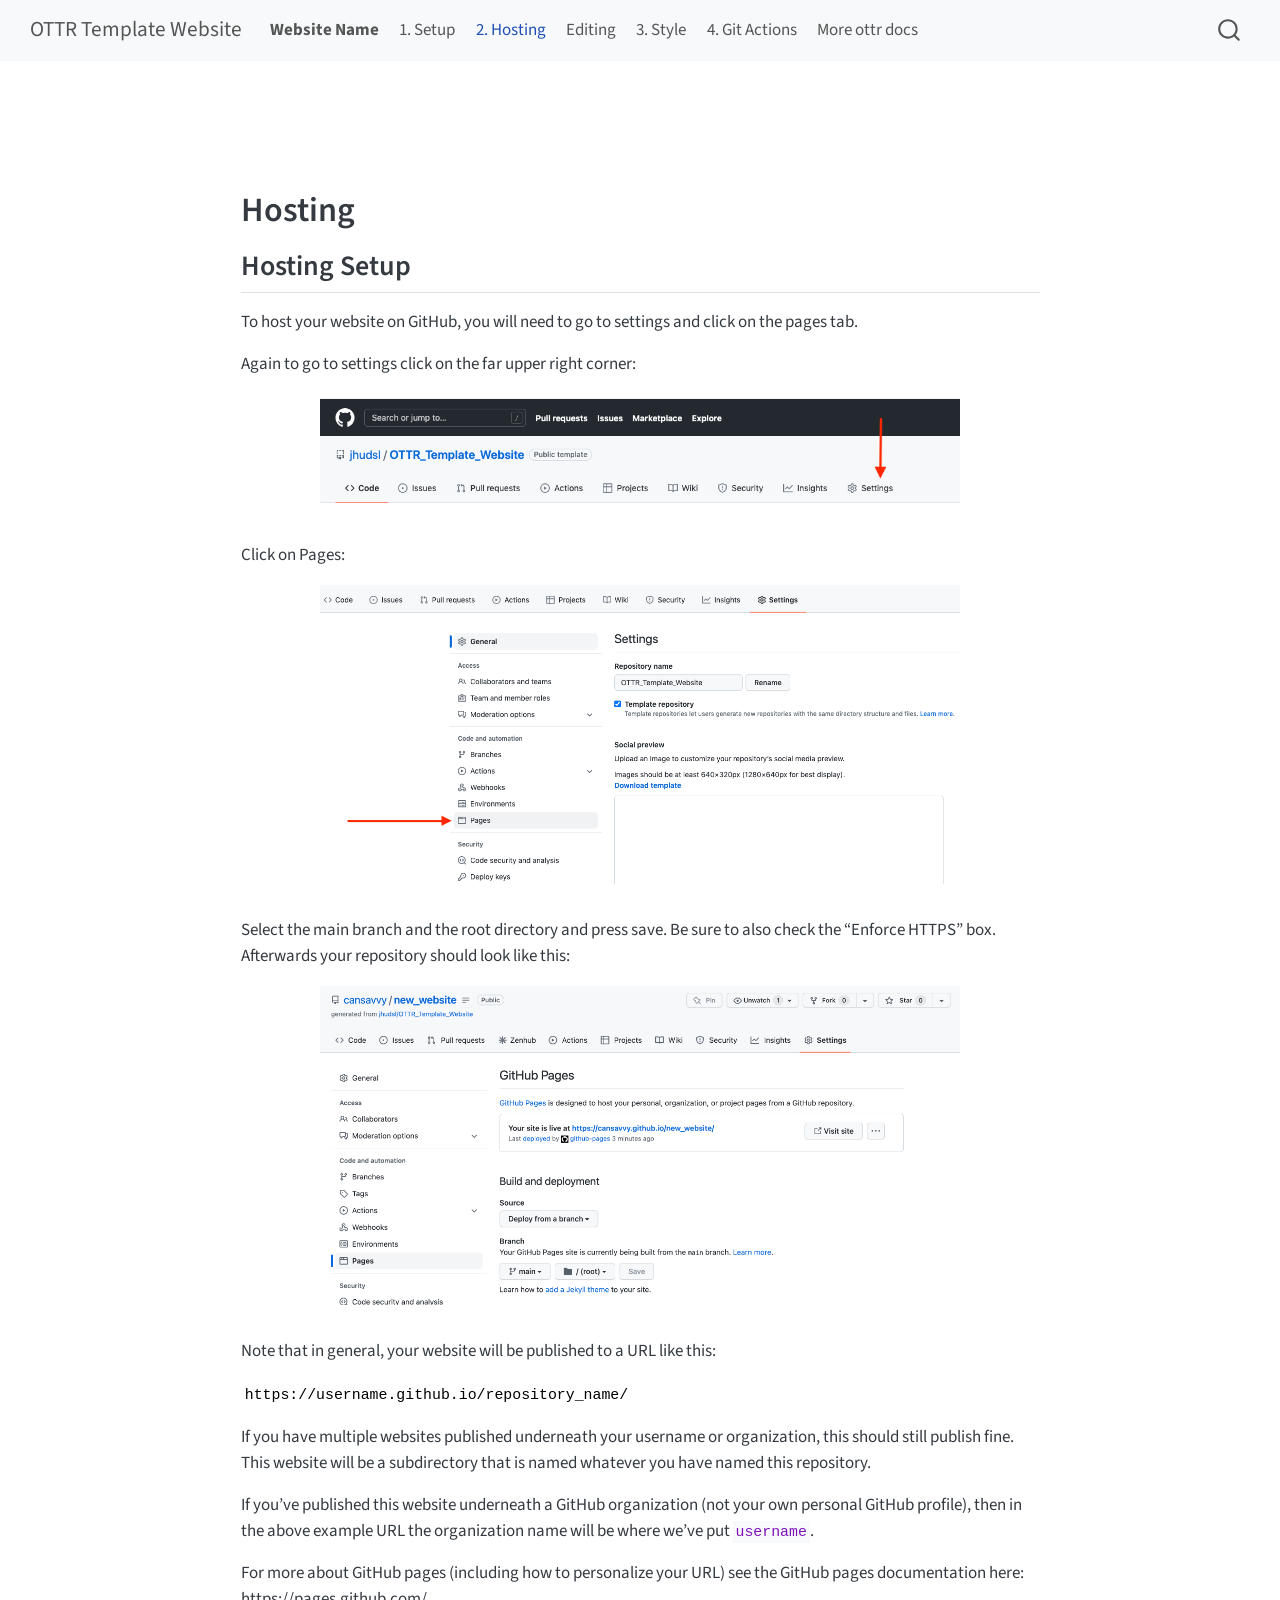
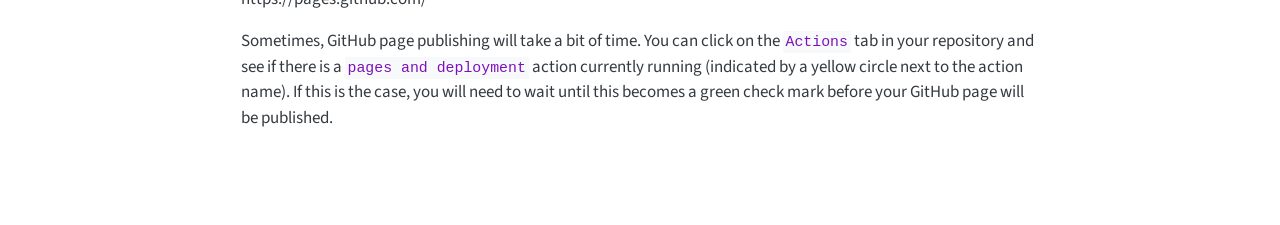
<file: docs/no_toc/hosting.html>
<!DOCTYPE html>
<html xmlns="http://www.w3.org/1999/xhtml" lang="en" xml:lang="en"><head>

<meta charset="utf-8">
<meta name="generator" content="quarto-1.5.57">

<meta name="viewport" content="width=device-width, initial-scale=1.0, user-scalable=yes">


<title>Hosting – OTTR Template Website</title>
<style>
code{white-space: pre-wrap;}
span.smallcaps{font-variant: small-caps;}
div.columns{display: flex; gap: min(4vw, 1.5em);}
div.column{flex: auto; overflow-x: auto;}
div.hanging-indent{margin-left: 1.5em; text-indent: -1.5em;}
ul.task-list{list-style: none;}
ul.task-list li input[type="checkbox"] {
  width: 0.8em;
  margin: 0 0.8em 0.2em -1em; /* quarto-specific, see https://github.com/quarto-dev/quarto-cli/issues/4556 */ 
  vertical-align: middle;
}
</style>


<script src="site_libs/quarto-nav/quarto-nav.js"></script>
<script src="site_libs/quarto-nav/headroom.min.js"></script>
<script src="site_libs/clipboard/clipboard.min.js"></script>
<script src="site_libs/quarto-search/autocomplete.umd.js"></script>
<script src="site_libs/quarto-search/fuse.min.js"></script>
<script src="site_libs/quarto-search/quarto-search.js"></script>
<meta name="quarto:offset" content="./">
<script src="site_libs/quarto-html/quarto.js"></script>
<script src="site_libs/quarto-html/popper.min.js"></script>
<script src="site_libs/quarto-html/tippy.umd.min.js"></script>
<script src="site_libs/quarto-html/anchor.min.js"></script>
<link href="site_libs/quarto-html/tippy.css" rel="stylesheet">
<link href="site_libs/quarto-html/quarto-syntax-highlighting.css" rel="stylesheet" id="quarto-text-highlighting-styles">
<script src="site_libs/bootstrap/bootstrap.min.js"></script>
<link href="site_libs/bootstrap/bootstrap-icons.css" rel="stylesheet">
<link href="site_libs/bootstrap/bootstrap.min.css" rel="stylesheet" id="quarto-bootstrap" data-mode="light">
<script id="quarto-search-options" type="application/json">{
  "location": "navbar",
  "copy-button": false,
  "collapse-after": 3,
  "panel-placement": "end",
  "type": "overlay",
  "limit": 50,
  "keyboard-shortcut": [
    "f",
    "/",
    "s"
  ],
  "show-item-context": false,
  "language": {
    "search-no-results-text": "No results",
    "search-matching-documents-text": "matching documents",
    "search-copy-link-title": "Copy link to search",
    "search-hide-matches-text": "Hide additional matches",
    "search-more-match-text": "more match in this document",
    "search-more-matches-text": "more matches in this document",
    "search-clear-button-title": "Clear",
    "search-text-placeholder": "",
    "search-detached-cancel-button-title": "Cancel",
    "search-submit-button-title": "Submit",
    "search-label": "Search"
  }
}</script>


<link rel="stylesheet" href="styles.css">
</head>

<body class="nav-fixed fullcontent">

<div id="quarto-search-results"></div>
  <header id="quarto-header" class="headroom fixed-top">
    <nav class="navbar navbar-expand-lg " data-bs-theme="dark">
      <div class="navbar-container container-fluid">
      <div class="navbar-brand-container mx-auto">
    <a class="navbar-brand" href="./index.html">
    <span class="navbar-title">OTTR Template Website</span>
    </a>
  </div>
            <div id="quarto-search" class="" title="Search"></div>
          <button class="navbar-toggler" type="button" data-bs-toggle="collapse" data-bs-target="#navbarCollapse" aria-controls="navbarCollapse" role="menu" aria-expanded="false" aria-label="Toggle navigation" onclick="if (window.quartoToggleHeadroom) { window.quartoToggleHeadroom(); }">
  <span class="navbar-toggler-icon"></span>
</button>
          <div class="collapse navbar-collapse" id="navbarCollapse">
            <ul class="navbar-nav navbar-nav-scroll me-auto">
  <li class="nav-item">
    <a class="nav-link" href="./index.html"> <i class="bi bi-fa-home" role="img">
</i> 
<span class="menu-text"><strong>Website Name</strong></span></a>
  </li>  
  <li class="nav-item">
    <a class="nav-link" href="./setup.html"> 
<span class="menu-text">1. Setup</span></a>
  </li>  
  <li class="nav-item">
    <a class="nav-link active" href="./hosting.html" aria-current="page"> 
<span class="menu-text">2. Hosting</span></a>
  </li>  
  <li class="nav-item">
    <a class="nav-link" href="./editing.html"> 
<span class="menu-text">Editing</span></a>
  </li>  
  <li class="nav-item">
    <a class="nav-link" href="./style.html"> 
<span class="menu-text">3. Style</span></a>
  </li>  
  <li class="nav-item">
    <a class="nav-link" href="./git_actions.html"> 
<span class="menu-text">4. Git Actions</span></a>
  </li>  
  <li class="nav-item">
    <a class="nav-link" href="https://www.ottrproject.org/"> 
<span class="menu-text">More ottr docs</span></a>
  </li>  
</ul>
          </div> <!-- /navcollapse -->
            <div class="quarto-navbar-tools">
</div>
      </div> <!-- /container-fluid -->
    </nav>
</header>
<!-- content -->
<div id="quarto-content" class="quarto-container page-columns page-rows-contents page-layout-article page-navbar">
<!-- sidebar -->
<!-- margin-sidebar -->
    
<!-- main -->
<main class="content" id="quarto-document-content">

<header id="title-block-header" class="quarto-title-block default">
<div class="quarto-title">
<h1 class="title">Hosting</h1>
</div>



<div class="quarto-title-meta">

    
  
    
  </div>
  


</header>


<section id="hosting-setup" class="level2">
<h2 class="anchored" data-anchor-id="hosting-setup">Hosting Setup</h2>
<p>To host your website on GitHub, you will need to go to settings and click on the pages tab.</p>
<p>Again to go to settings click on the far upper right corner:</p>
<div class="cell" data-layout-align="center">
<div class="cell-output-display">
<div class="quarto-figure quarto-figure-center">
<figure class="figure">
<p><img src="resources/images/settings.png" class="img-fluid quarto-figure quarto-figure-center figure-img" style="width:80.0%" alt="Clicking on settings"></p>
</figure>
</div>
</div>
</div>
<p>Click on Pages:</p>
<div class="cell" data-layout-align="center">
<div class="cell-output-display">
<div class="quarto-figure quarto-figure-center">
<figure class="figure">
<p><img src="resources/images/pages.png" class="img-fluid quarto-figure quarto-figure-center figure-img" style="width:80.0%" alt="Clicking on pages"></p>
</figure>
</div>
</div>
</div>
<p>Select the main branch and the root directory and press save. Be sure to also check the “Enforce HTTPS” box. Afterwards your repository should look like this:</p>
<div class="cell" data-layout-align="center">
<div class="cell-output-display">
<div class="quarto-figure quarto-figure-center">
<figure class="figure">
<p><img src="resources/images/website_setup.png" class="img-fluid quarto-figure quarto-figure-center figure-img" style="width:80.0%" alt="setup website hosting"></p>
</figure>
</div>
</div>
</div>
<p>Note that in general, your website will be published to a URL like this:</p>
<pre><code>https://username.github.io/repository_name/</code></pre>
<p>If you have multiple websites published underneath your username or organization, this should still publish fine. This website will be a subdirectory that is named whatever you have named this repository.</p>
<p>If you’ve published this website underneath a GitHub organization (not your own personal GitHub profile), then in the above example URL the organization name will be where we’ve put <code>username</code>.</p>
<p>For more about GitHub pages (including how to personalize your URL) see the GitHub pages documentation here: https://pages.github.com/</p>
<p>Sometimes, GitHub page publishing will take a bit of time. You can click on the <code>Actions</code> tab in your repository and see if there is a <code>pages and deployment</code> action currently running (indicated by a yellow circle next to the action name). If this is the case, you will need to wait until this becomes a green check mark before your GitHub page will be published.</p>


</section>

</main> <!-- /main -->
<script id="quarto-html-after-body" type="application/javascript">
window.document.addEventListener("DOMContentLoaded", function (event) {
  const toggleBodyColorMode = (bsSheetEl) => {
    const mode = bsSheetEl.getAttribute("data-mode");
    const bodyEl = window.document.querySelector("body");
    if (mode === "dark") {
      bodyEl.classList.add("quarto-dark");
      bodyEl.classList.remove("quarto-light");
    } else {
      bodyEl.classList.add("quarto-light");
      bodyEl.classList.remove("quarto-dark");
    }
  }
  const toggleBodyColorPrimary = () => {
    const bsSheetEl = window.document.querySelector("link#quarto-bootstrap");
    if (bsSheetEl) {
      toggleBodyColorMode(bsSheetEl);
    }
  }
  toggleBodyColorPrimary();  
  const icon = "";
  const anchorJS = new window.AnchorJS();
  anchorJS.options = {
    placement: 'right',
    icon: icon
  };
  anchorJS.add('.anchored');
  const isCodeAnnotation = (el) => {
    for (const clz of el.classList) {
      if (clz.startsWith('code-annotation-')) {                     
        return true;
      }
    }
    return false;
  }
  const onCopySuccess = function(e) {
    // button target
    const button = e.trigger;
    // don't keep focus
    button.blur();
    // flash "checked"
    button.classList.add('code-copy-button-checked');
    var currentTitle = button.getAttribute("title");
    button.setAttribute("title", "Copied!");
    let tooltip;
    if (window.bootstrap) {
      button.setAttribute("data-bs-toggle", "tooltip");
      button.setAttribute("data-bs-placement", "left");
      button.setAttribute("data-bs-title", "Copied!");
      tooltip = new bootstrap.Tooltip(button, 
        { trigger: "manual", 
          customClass: "code-copy-button-tooltip",
          offset: [0, -8]});
      tooltip.show();    
    }
    setTimeout(function() {
      if (tooltip) {
        tooltip.hide();
        button.removeAttribute("data-bs-title");
        button.removeAttribute("data-bs-toggle");
        button.removeAttribute("data-bs-placement");
      }
      button.setAttribute("title", currentTitle);
      button.classList.remove('code-copy-button-checked');
    }, 1000);
    // clear code selection
    e.clearSelection();
  }
  const getTextToCopy = function(trigger) {
      const codeEl = trigger.previousElementSibling.cloneNode(true);
      for (const childEl of codeEl.children) {
        if (isCodeAnnotation(childEl)) {
          childEl.remove();
        }
      }
      return codeEl.innerText;
  }
  const clipboard = new window.ClipboardJS('.code-copy-button:not([data-in-quarto-modal])', {
    text: getTextToCopy
  });
  clipboard.on('success', onCopySuccess);
  if (window.document.getElementById('quarto-embedded-source-code-modal')) {
    // For code content inside modals, clipBoardJS needs to be initialized with a container option
    // TODO: Check when it could be a function (https://github.com/zenorocha/clipboard.js/issues/860)
    const clipboardModal = new window.ClipboardJS('.code-copy-button[data-in-quarto-modal]', {
      text: getTextToCopy,
      container: window.document.getElementById('quarto-embedded-source-code-modal')
    });
    clipboardModal.on('success', onCopySuccess);
  }
    var localhostRegex = new RegExp(/^(?:http|https):\/\/localhost\:?[0-9]*\//);
    var mailtoRegex = new RegExp(/^mailto:/);
      var filterRegex = new RegExp('/' + window.location.host + '/');
    var isInternal = (href) => {
        return filterRegex.test(href) || localhostRegex.test(href) || mailtoRegex.test(href);
    }
    // Inspect non-navigation links and adorn them if external
 	var links = window.document.querySelectorAll('a[href]:not(.nav-link):not(.navbar-brand):not(.toc-action):not(.sidebar-link):not(.sidebar-item-toggle):not(.pagination-link):not(.no-external):not([aria-hidden]):not(.dropdown-item):not(.quarto-navigation-tool):not(.about-link)');
    for (var i=0; i<links.length; i++) {
      const link = links[i];
      if (!isInternal(link.href)) {
        // undo the damage that might have been done by quarto-nav.js in the case of
        // links that we want to consider external
        if (link.dataset.originalHref !== undefined) {
          link.href = link.dataset.originalHref;
        }
      }
    }
  function tippyHover(el, contentFn, onTriggerFn, onUntriggerFn) {
    const config = {
      allowHTML: true,
      maxWidth: 500,
      delay: 100,
      arrow: false,
      appendTo: function(el) {
          return el.parentElement;
      },
      interactive: true,
      interactiveBorder: 10,
      theme: 'quarto',
      placement: 'bottom-start',
    };
    if (contentFn) {
      config.content = contentFn;
    }
    if (onTriggerFn) {
      config.onTrigger = onTriggerFn;
    }
    if (onUntriggerFn) {
      config.onUntrigger = onUntriggerFn;
    }
    window.tippy(el, config); 
  }
  const noterefs = window.document.querySelectorAll('a[role="doc-noteref"]');
  for (var i=0; i<noterefs.length; i++) {
    const ref = noterefs[i];
    tippyHover(ref, function() {
      // use id or data attribute instead here
      let href = ref.getAttribute('data-footnote-href') || ref.getAttribute('href');
      try { href = new URL(href).hash; } catch {}
      const id = href.replace(/^#\/?/, "");
      const note = window.document.getElementById(id);
      if (note) {
        return note.innerHTML;
      } else {
        return "";
      }
    });
  }
  const xrefs = window.document.querySelectorAll('a.quarto-xref');
  const processXRef = (id, note) => {
    // Strip column container classes
    const stripColumnClz = (el) => {
      el.classList.remove("page-full", "page-columns");
      if (el.children) {
        for (const child of el.children) {
          stripColumnClz(child);
        }
      }
    }
    stripColumnClz(note)
    if (id === null || id.startsWith('sec-')) {
      // Special case sections, only their first couple elements
      const container = document.createElement("div");
      if (note.children && note.children.length > 2) {
        container.appendChild(note.children[0].cloneNode(true));
        for (let i = 1; i < note.children.length; i++) {
          const child = note.children[i];
          if (child.tagName === "P" && child.innerText === "") {
            continue;
          } else {
            container.appendChild(child.cloneNode(true));
            break;
          }
        }
        if (window.Quarto?.typesetMath) {
          window.Quarto.typesetMath(container);
        }
        return container.innerHTML
      } else {
        if (window.Quarto?.typesetMath) {
          window.Quarto.typesetMath(note);
        }
        return note.innerHTML;
      }
    } else {
      // Remove any anchor links if they are present
      const anchorLink = note.querySelector('a.anchorjs-link');
      if (anchorLink) {
        anchorLink.remove();
      }
      if (window.Quarto?.typesetMath) {
        window.Quarto.typesetMath(note);
      }
      // TODO in 1.5, we should make sure this works without a callout special case
      if (note.classList.contains("callout")) {
        return note.outerHTML;
      } else {
        return note.innerHTML;
      }
    }
  }
  for (var i=0; i<xrefs.length; i++) {
    const xref = xrefs[i];
    tippyHover(xref, undefined, function(instance) {
      instance.disable();
      let url = xref.getAttribute('href');
      let hash = undefined; 
      if (url.startsWith('#')) {
        hash = url;
      } else {
        try { hash = new URL(url).hash; } catch {}
      }
      if (hash) {
        const id = hash.replace(/^#\/?/, "");
        const note = window.document.getElementById(id);
        if (note !== null) {
          try {
            const html = processXRef(id, note.cloneNode(true));
            instance.setContent(html);
          } finally {
            instance.enable();
            instance.show();
          }
        } else {
          // See if we can fetch this
          fetch(url.split('#')[0])
          .then(res => res.text())
          .then(html => {
            const parser = new DOMParser();
            const htmlDoc = parser.parseFromString(html, "text/html");
            const note = htmlDoc.getElementById(id);
            if (note !== null) {
              const html = processXRef(id, note);
              instance.setContent(html);
            } 
          }).finally(() => {
            instance.enable();
            instance.show();
          });
        }
      } else {
        // See if we can fetch a full url (with no hash to target)
        // This is a special case and we should probably do some content thinning / targeting
        fetch(url)
        .then(res => res.text())
        .then(html => {
          const parser = new DOMParser();
          const htmlDoc = parser.parseFromString(html, "text/html");
          const note = htmlDoc.querySelector('main.content');
          if (note !== null) {
            // This should only happen for chapter cross references
            // (since there is no id in the URL)
            // remove the first header
            if (note.children.length > 0 && note.children[0].tagName === "HEADER") {
              note.children[0].remove();
            }
            const html = processXRef(null, note);
            instance.setContent(html);
          } 
        }).finally(() => {
          instance.enable();
          instance.show();
        });
      }
    }, function(instance) {
    });
  }
      let selectedAnnoteEl;
      const selectorForAnnotation = ( cell, annotation) => {
        let cellAttr = 'data-code-cell="' + cell + '"';
        let lineAttr = 'data-code-annotation="' +  annotation + '"';
        const selector = 'span[' + cellAttr + '][' + lineAttr + ']';
        return selector;
      }
      const selectCodeLines = (annoteEl) => {
        const doc = window.document;
        const targetCell = annoteEl.getAttribute("data-target-cell");
        const targetAnnotation = annoteEl.getAttribute("data-target-annotation");
        const annoteSpan = window.document.querySelector(selectorForAnnotation(targetCell, targetAnnotation));
        const lines = annoteSpan.getAttribute("data-code-lines").split(",");
        const lineIds = lines.map((line) => {
          return targetCell + "-" + line;
        })
        let top = null;
        let height = null;
        let parent = null;
        if (lineIds.length > 0) {
            //compute the position of the single el (top and bottom and make a div)
            const el = window.document.getElementById(lineIds[0]);
            top = el.offsetTop;
            height = el.offsetHeight;
            parent = el.parentElement.parentElement;
          if (lineIds.length > 1) {
            const lastEl = window.document.getElementById(lineIds[lineIds.length - 1]);
            const bottom = lastEl.offsetTop + lastEl.offsetHeight;
            height = bottom - top;
          }
          if (top !== null && height !== null && parent !== null) {
            // cook up a div (if necessary) and position it 
            let div = window.document.getElementById("code-annotation-line-highlight");
            if (div === null) {
              div = window.document.createElement("div");
              div.setAttribute("id", "code-annotation-line-highlight");
              div.style.position = 'absolute';
              parent.appendChild(div);
            }
            div.style.top = top - 2 + "px";
            div.style.height = height + 4 + "px";
            div.style.left = 0;
            let gutterDiv = window.document.getElementById("code-annotation-line-highlight-gutter");
            if (gutterDiv === null) {
              gutterDiv = window.document.createElement("div");
              gutterDiv.setAttribute("id", "code-annotation-line-highlight-gutter");
              gutterDiv.style.position = 'absolute';
              const codeCell = window.document.getElementById(targetCell);
              const gutter = codeCell.querySelector('.code-annotation-gutter');
              gutter.appendChild(gutterDiv);
            }
            gutterDiv.style.top = top - 2 + "px";
            gutterDiv.style.height = height + 4 + "px";
          }
          selectedAnnoteEl = annoteEl;
        }
      };
      const unselectCodeLines = () => {
        const elementsIds = ["code-annotation-line-highlight", "code-annotation-line-highlight-gutter"];
        elementsIds.forEach((elId) => {
          const div = window.document.getElementById(elId);
          if (div) {
            div.remove();
          }
        });
        selectedAnnoteEl = undefined;
      };
        // Handle positioning of the toggle
    window.addEventListener(
      "resize",
      throttle(() => {
        elRect = undefined;
        if (selectedAnnoteEl) {
          selectCodeLines(selectedAnnoteEl);
        }
      }, 10)
    );
    function throttle(fn, ms) {
    let throttle = false;
    let timer;
      return (...args) => {
        if(!throttle) { // first call gets through
            fn.apply(this, args);
            throttle = true;
        } else { // all the others get throttled
            if(timer) clearTimeout(timer); // cancel #2
            timer = setTimeout(() => {
              fn.apply(this, args);
              timer = throttle = false;
            }, ms);
        }
      };
    }
      // Attach click handler to the DT
      const annoteDls = window.document.querySelectorAll('dt[data-target-cell]');
      for (const annoteDlNode of annoteDls) {
        annoteDlNode.addEventListener('click', (event) => {
          const clickedEl = event.target;
          if (clickedEl !== selectedAnnoteEl) {
            unselectCodeLines();
            const activeEl = window.document.querySelector('dt[data-target-cell].code-annotation-active');
            if (activeEl) {
              activeEl.classList.remove('code-annotation-active');
            }
            selectCodeLines(clickedEl);
            clickedEl.classList.add('code-annotation-active');
          } else {
            // Unselect the line
            unselectCodeLines();
            clickedEl.classList.remove('code-annotation-active');
          }
        });
      }
  const findCites = (el) => {
    const parentEl = el.parentElement;
    if (parentEl) {
      const cites = parentEl.dataset.cites;
      if (cites) {
        return {
          el,
          cites: cites.split(' ')
        };
      } else {
        return findCites(el.parentElement)
      }
    } else {
      return undefined;
    }
  };
  var bibliorefs = window.document.querySelectorAll('a[role="doc-biblioref"]');
  for (var i=0; i<bibliorefs.length; i++) {
    const ref = bibliorefs[i];
    const citeInfo = findCites(ref);
    if (citeInfo) {
      tippyHover(citeInfo.el, function() {
        var popup = window.document.createElement('div');
        citeInfo.cites.forEach(function(cite) {
          var citeDiv = window.document.createElement('div');
          citeDiv.classList.add('hanging-indent');
          citeDiv.classList.add('csl-entry');
          var biblioDiv = window.document.getElementById('ref-' + cite);
          if (biblioDiv) {
            citeDiv.innerHTML = biblioDiv.innerHTML;
          }
          popup.appendChild(citeDiv);
        });
        return popup.innerHTML;
      });
    }
  }
});
</script>
</div> <!-- /content -->




</body></html>
</file>
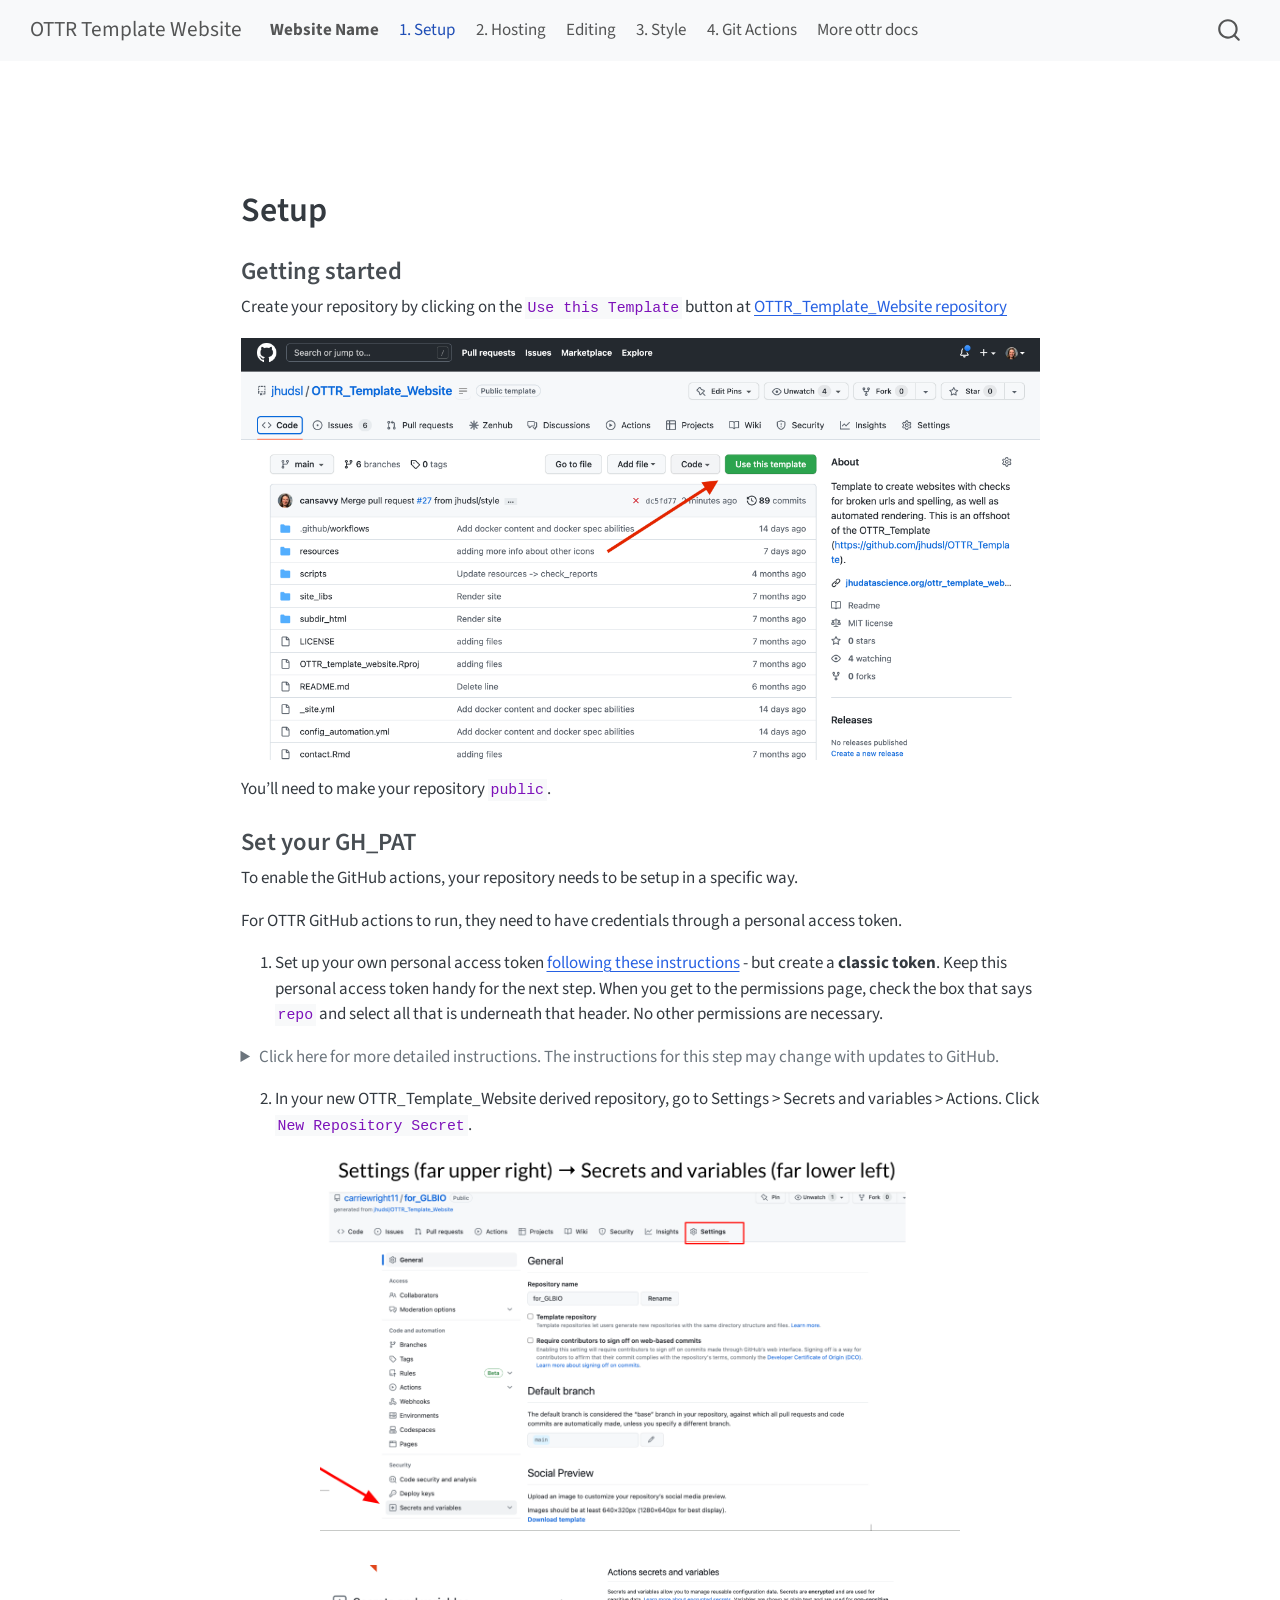
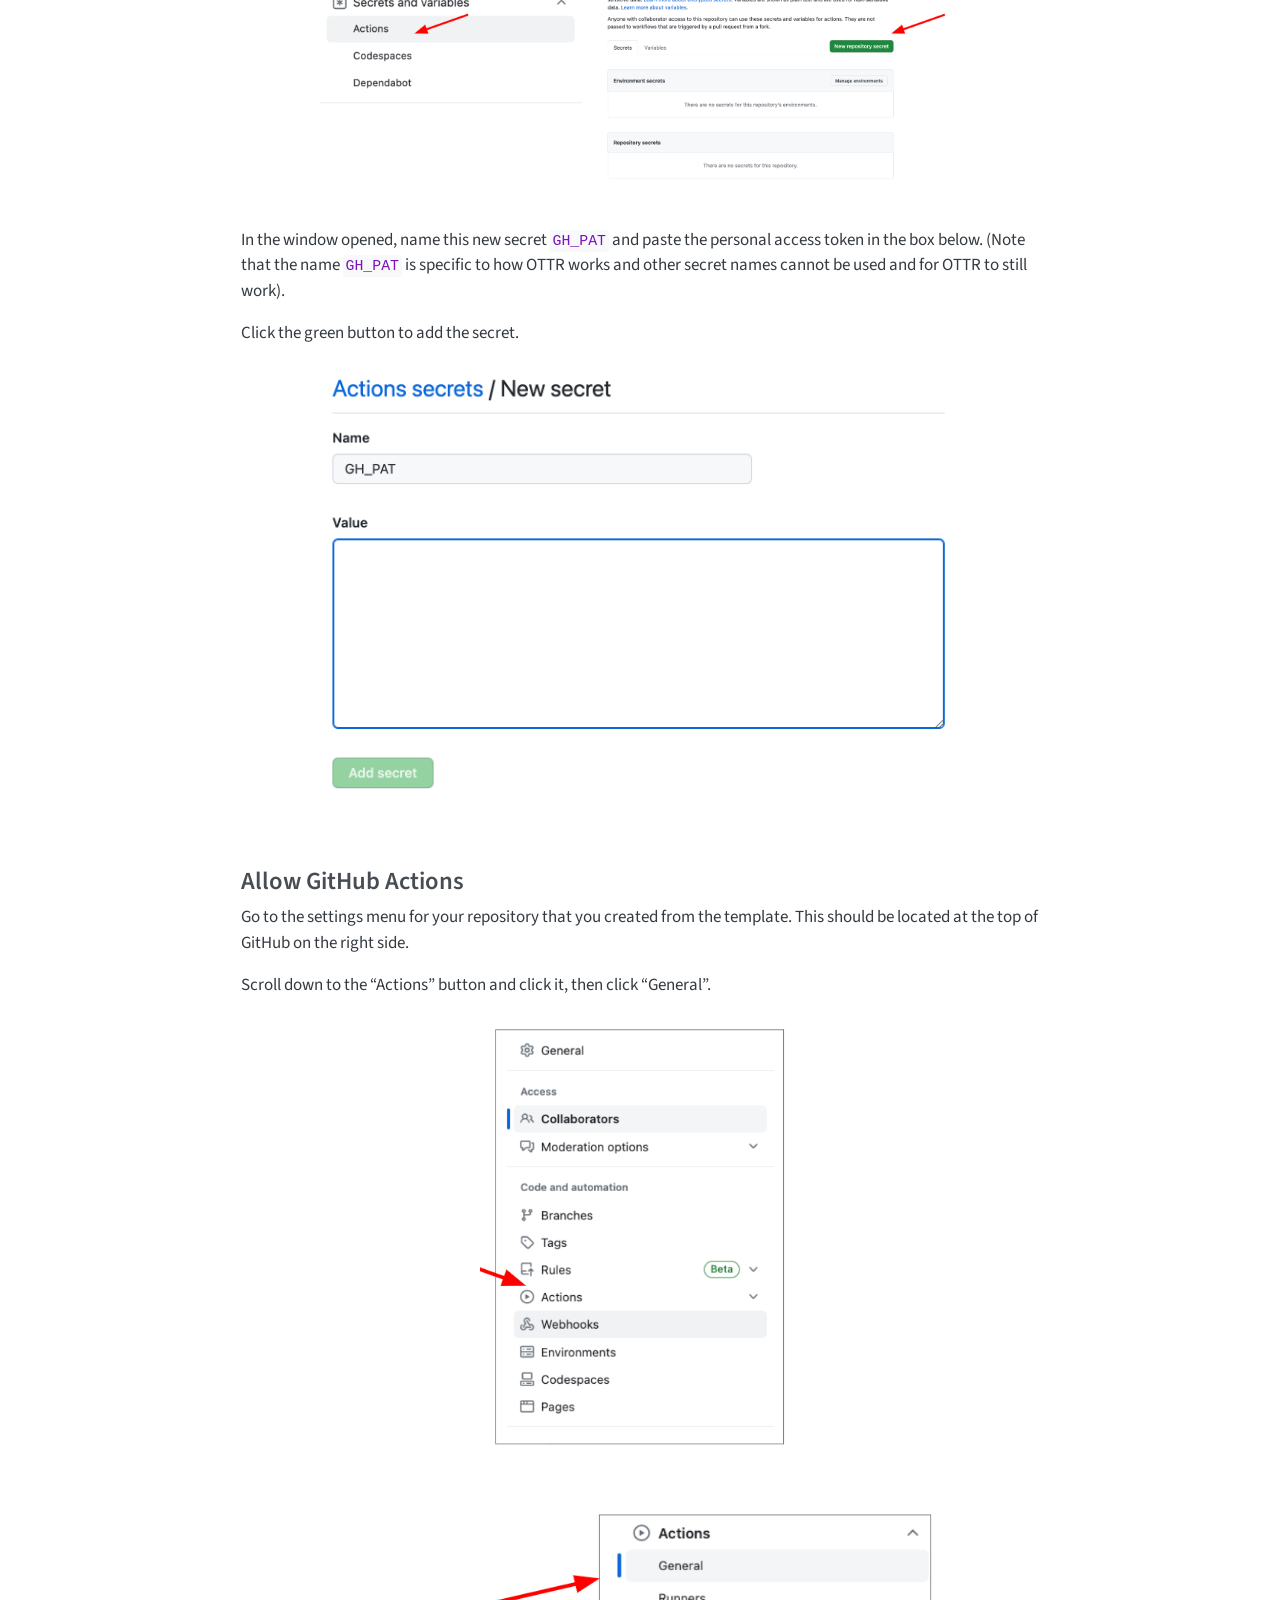
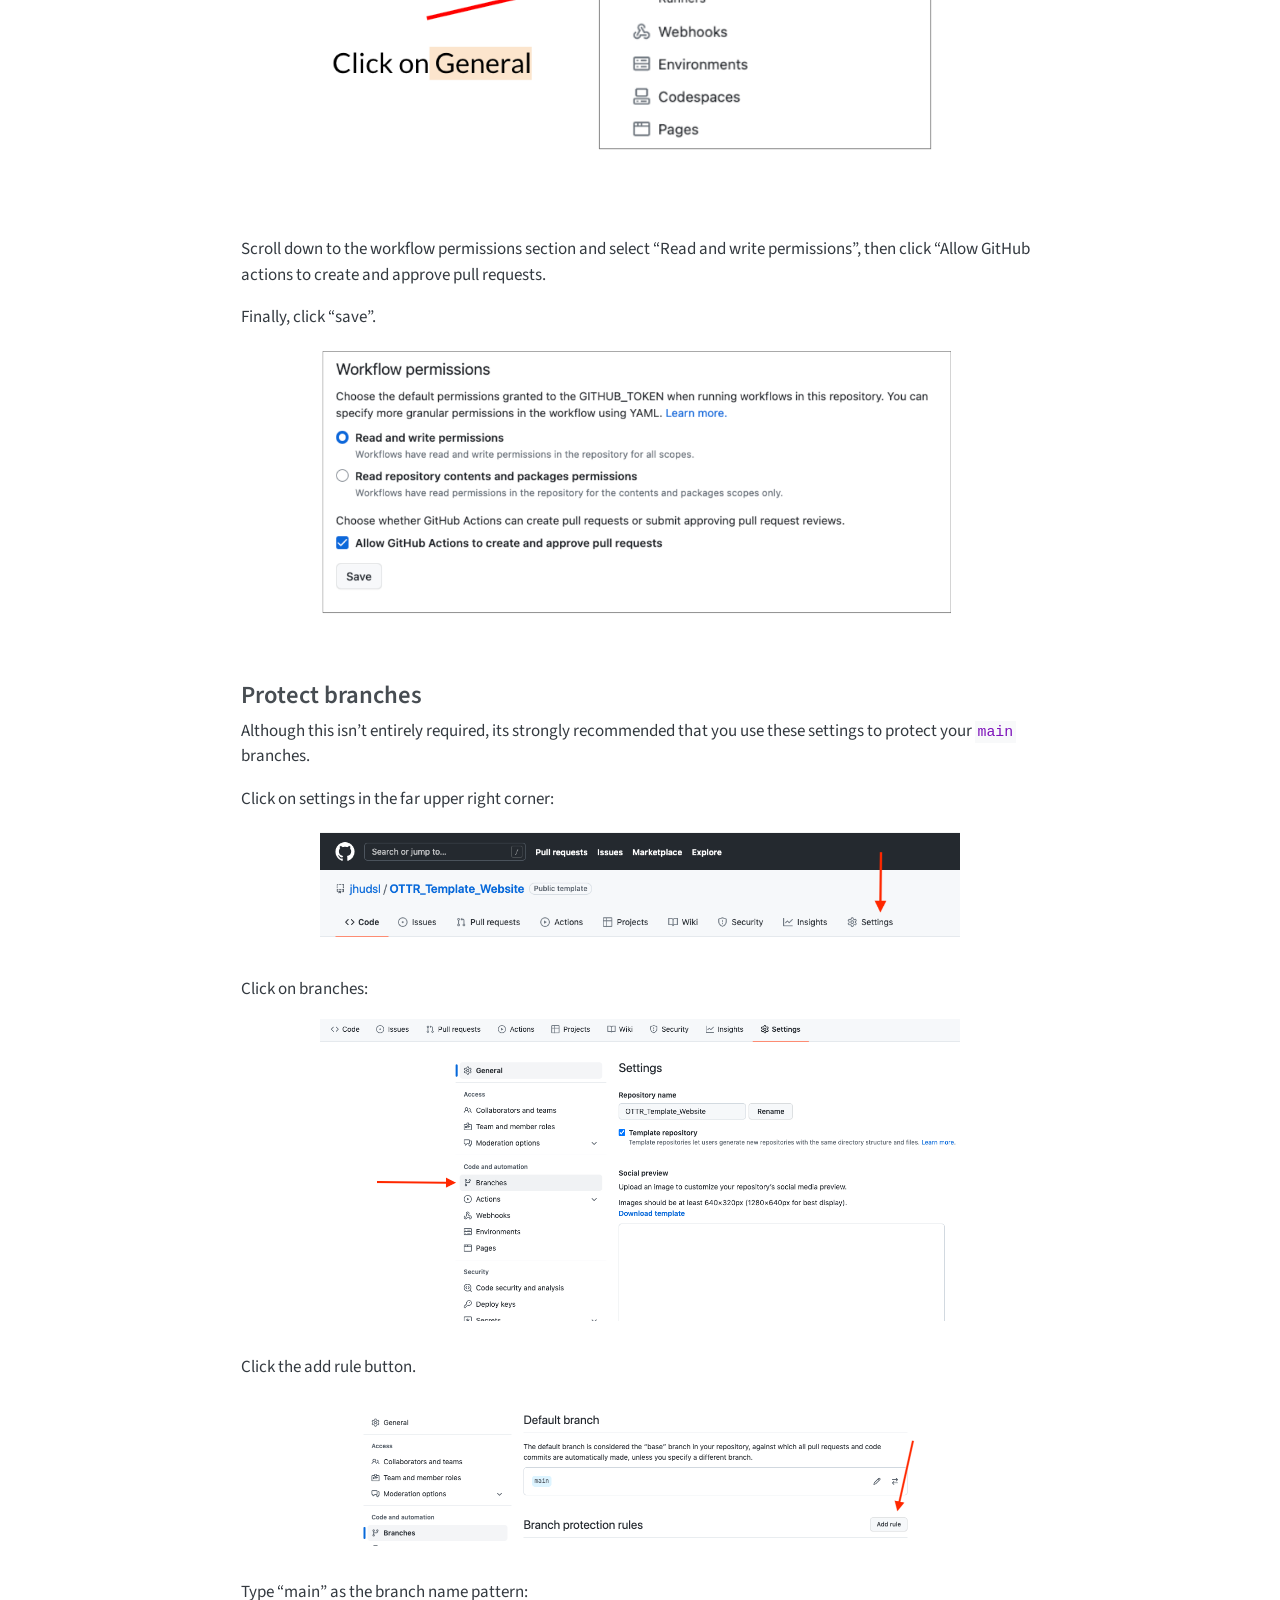
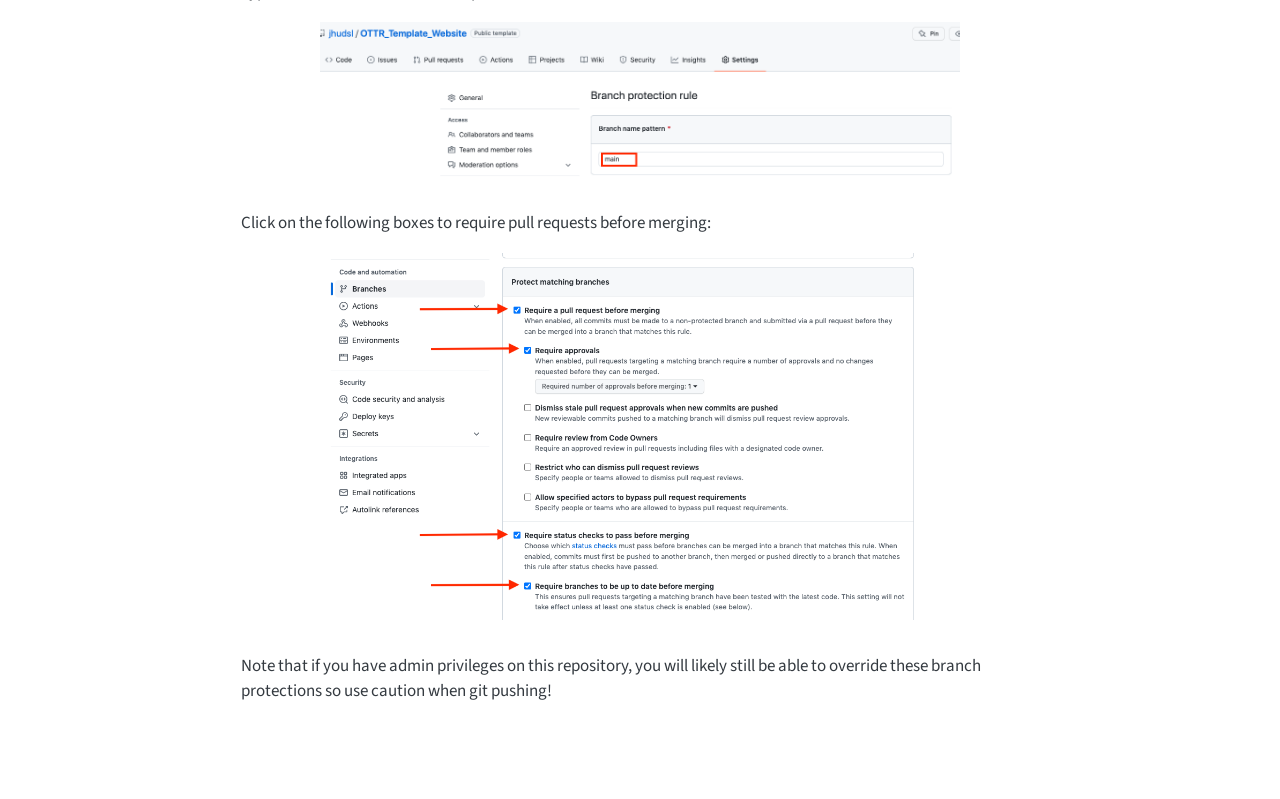
<file: docs/no_toc/setup.html>
<!DOCTYPE html>
<html xmlns="http://www.w3.org/1999/xhtml" lang="en" xml:lang="en"><head>

<meta charset="utf-8">
<meta name="generator" content="quarto-1.5.57">

<meta name="viewport" content="width=device-width, initial-scale=1.0, user-scalable=yes">


<title>Setup – OTTR Template Website</title>
<style>
code{white-space: pre-wrap;}
span.smallcaps{font-variant: small-caps;}
div.columns{display: flex; gap: min(4vw, 1.5em);}
div.column{flex: auto; overflow-x: auto;}
div.hanging-indent{margin-left: 1.5em; text-indent: -1.5em;}
ul.task-list{list-style: none;}
ul.task-list li input[type="checkbox"] {
  width: 0.8em;
  margin: 0 0.8em 0.2em -1em; /* quarto-specific, see https://github.com/quarto-dev/quarto-cli/issues/4556 */ 
  vertical-align: middle;
}
</style>


<script src="site_libs/quarto-nav/quarto-nav.js"></script>
<script src="site_libs/quarto-nav/headroom.min.js"></script>
<script src="site_libs/clipboard/clipboard.min.js"></script>
<script src="site_libs/quarto-search/autocomplete.umd.js"></script>
<script src="site_libs/quarto-search/fuse.min.js"></script>
<script src="site_libs/quarto-search/quarto-search.js"></script>
<meta name="quarto:offset" content="./">
<script src="site_libs/quarto-html/quarto.js"></script>
<script src="site_libs/quarto-html/popper.min.js"></script>
<script src="site_libs/quarto-html/tippy.umd.min.js"></script>
<script src="site_libs/quarto-html/anchor.min.js"></script>
<link href="site_libs/quarto-html/tippy.css" rel="stylesheet">
<link href="site_libs/quarto-html/quarto-syntax-highlighting.css" rel="stylesheet" id="quarto-text-highlighting-styles">
<script src="site_libs/bootstrap/bootstrap.min.js"></script>
<link href="site_libs/bootstrap/bootstrap-icons.css" rel="stylesheet">
<link href="site_libs/bootstrap/bootstrap.min.css" rel="stylesheet" id="quarto-bootstrap" data-mode="light">
<script id="quarto-search-options" type="application/json">{
  "location": "navbar",
  "copy-button": false,
  "collapse-after": 3,
  "panel-placement": "end",
  "type": "overlay",
  "limit": 50,
  "keyboard-shortcut": [
    "f",
    "/",
    "s"
  ],
  "show-item-context": false,
  "language": {
    "search-no-results-text": "No results",
    "search-matching-documents-text": "matching documents",
    "search-copy-link-title": "Copy link to search",
    "search-hide-matches-text": "Hide additional matches",
    "search-more-match-text": "more match in this document",
    "search-more-matches-text": "more matches in this document",
    "search-clear-button-title": "Clear",
    "search-text-placeholder": "",
    "search-detached-cancel-button-title": "Cancel",
    "search-submit-button-title": "Submit",
    "search-label": "Search"
  }
}</script>


<link rel="stylesheet" href="styles.css">
</head>

<body class="nav-fixed fullcontent">

<div id="quarto-search-results"></div>
  <header id="quarto-header" class="headroom fixed-top">
    <nav class="navbar navbar-expand-lg " data-bs-theme="dark">
      <div class="navbar-container container-fluid">
      <div class="navbar-brand-container mx-auto">
    <a class="navbar-brand" href="./index.html">
    <span class="navbar-title">OTTR Template Website</span>
    </a>
  </div>
            <div id="quarto-search" class="" title="Search"></div>
          <button class="navbar-toggler" type="button" data-bs-toggle="collapse" data-bs-target="#navbarCollapse" aria-controls="navbarCollapse" role="menu" aria-expanded="false" aria-label="Toggle navigation" onclick="if (window.quartoToggleHeadroom) { window.quartoToggleHeadroom(); }">
  <span class="navbar-toggler-icon"></span>
</button>
          <div class="collapse navbar-collapse" id="navbarCollapse">
            <ul class="navbar-nav navbar-nav-scroll me-auto">
  <li class="nav-item">
    <a class="nav-link" href="./index.html"> <i class="bi bi-fa-home" role="img">
</i> 
<span class="menu-text"><strong>Website Name</strong></span></a>
  </li>  
  <li class="nav-item">
    <a class="nav-link active" href="./setup.html" aria-current="page"> 
<span class="menu-text">1. Setup</span></a>
  </li>  
  <li class="nav-item">
    <a class="nav-link" href="./hosting.html"> 
<span class="menu-text">2. Hosting</span></a>
  </li>  
  <li class="nav-item">
    <a class="nav-link" href="./editing.html"> 
<span class="menu-text">Editing</span></a>
  </li>  
  <li class="nav-item">
    <a class="nav-link" href="./style.html"> 
<span class="menu-text">3. Style</span></a>
  </li>  
  <li class="nav-item">
    <a class="nav-link" href="./git_actions.html"> 
<span class="menu-text">4. Git Actions</span></a>
  </li>  
  <li class="nav-item">
    <a class="nav-link" href="https://www.ottrproject.org/"> 
<span class="menu-text">More ottr docs</span></a>
  </li>  
</ul>
          </div> <!-- /navcollapse -->
            <div class="quarto-navbar-tools">
</div>
      </div> <!-- /container-fluid -->
    </nav>
</header>
<!-- content -->
<div id="quarto-content" class="quarto-container page-columns page-rows-contents page-layout-article page-navbar">
<!-- sidebar -->
<!-- margin-sidebar -->
    
<!-- main -->
<main class="content" id="quarto-document-content">

<header id="title-block-header" class="quarto-title-block default">
<div class="quarto-title">
<h1 class="title">Setup</h1>
</div>



<div class="quarto-title-meta">

    
  
    
  </div>
  


</header>


<section id="getting-started" class="level3">
<h3 class="anchored" data-anchor-id="getting-started">Getting started</h3>
<p>Create your repository by clicking on the <code>Use this Template</code> button at <a href="https://github.com/ottrproject/OTTR_Template_Website">OTTR_Template_Website repository</a></p>
<p><img src="resources/images/create-repo.png" class="img-fluid"></p>
<p>You’ll need to make your repository <code>public</code>.</p>
</section>
<section id="set-your-gh_pat" class="level3">
<h3 class="anchored" data-anchor-id="set-your-gh_pat">Set your GH_PAT</h3>
<p>To enable the GitHub actions, your repository needs to be setup in a specific way.</p>
<p>For OTTR GitHub actions to run, they need to have credentials through a personal access token.</p>
<ol type="1">
<li>Set up your own personal access token <a href="https://docs.github.com/en/authentication/keeping-your-account-and-data-secure/creating-a-personal-access-token">following these instructions</a> - but create a <strong>classic token</strong>. Keep this personal access token handy for the next step. When you get to the permissions page, check the box that says <code>repo</code> and select all that is underneath that header. No other permissions are necessary.</li>
</ol>
<details>
<summary>
Click here for more detailed instructions. The instructions for this step may change with updates to GitHub.
</summary>
<p>First, go to your username settings, by clicking on your user icon (upper right corner) and scrolling down to settings.</p>
<div class="cell" data-layout-align="center">
<div class="cell-output-display">
<div class="quarto-figure quarto-figure-center">
<figure class="figure">
<p><img src="resources/images/usersettings.png" class="img-fluid quarto-figure quarto-figure-center figure-img" style="width:20.0%" alt="User settings"></p>
</figure>
</div>
</div>
</div>
<p>Next, scroll all the way down on the far right menu to “Developer Settings”.</p>
<div class="cell" data-layout-align="center">
<div class="cell-output-display">
<div class="quarto-figure quarto-figure-center">
<figure class="figure">
<p><img src="resources/images/developer_settings.png" class="img-fluid quarto-figure quarto-figure-center figure-img" style="width:80.0%" alt="User settings"></p>
</figure>
</div>
</div>
</div>
<p>Then select “Personal Access Tokens” and “Tokens (classic)”</p>
<div class="cell" data-layout-align="center">
<div class="cell-output-display">
<div class="quarto-figure quarto-figure-center">
<figure class="figure">
<p><img src="resources/images/classic_tokens.png" class="img-fluid quarto-figure quarto-figure-center figure-img" style="width:40.0%" alt="classic tokens"></p>
</figure>
</div>
</div>
</div>
<p>Then click “Generate new token” and confirm that you want classic.</p>
<div class="cell" data-layout-align="center">
<div class="cell-output-display">
<div class="quarto-figure quarto-figure-center">
<figure class="figure">
<p><img src="resources/images/generate_classic.png" class="img-fluid quarto-figure quarto-figure-center figure-img" style="width:80.0%" alt="generate classic token"></p>
</figure>
</div>
</div>
</div>
<p>Finally, add a name select all the repo scopes and scroll down to the green button to generate the token. Copy this somewhere safe to then paste into your repository settings.</p>
<div class="cell" data-layout-align="center">
<div class="cell-output-display">
<div class="quarto-figure quarto-figure-center">
<figure class="figure">
<p><img src="resources/images/set_up_token.png" class="img-fluid quarto-figure quarto-figure-center figure-img" style="width:80.0%" alt="set up token"></p>
</figure>
</div>
</div>
</div>
</details>
<ol start="2" type="1">
<li>In your new OTTR_Template_Website derived repository, go to Settings &gt; Secrets and variables &gt; Actions. Click <code>New Repository Secret</code>.</li>
</ol>
<div class="cell" data-layout-align="center">
<div class="cell-output-display">
<div class="quarto-figure quarto-figure-center">
<figure class="figure">
<p><img src="resources/images/repo_action_token.png" class="img-fluid quarto-figure quarto-figure-center figure-img" style="width:80.0%" alt="classic tokens"></p>
</figure>
</div>
</div>
</div>
<div class="cell" data-layout-align="center">
<div class="cell-output-display">
<div class="quarto-figure quarto-figure-center">
<figure class="figure">
<p><img src="resources/images/gh_pat_set_up.png" class="img-fluid quarto-figure quarto-figure-center figure-img" style="width:80.0%" alt="new repository secret"></p>
</figure>
</div>
</div>
</div>
<p>In the window opened, name this new secret <code>GH_PAT</code> and paste the personal access token in the box below. (Note that the name <code>GH_PAT</code> is specific to how OTTR works and other secret names cannot be used and for OTTR to still work).</p>
<p>Click the green button to add the secret.</p>
<div class="cell" data-layout-align="center">
<div class="cell-output-display">
<div class="quarto-figure quarto-figure-center">
<figure class="figure">
<p><img src="resources/images/setting_gh_pat.png" class="img-fluid quarto-figure quarto-figure-center figure-img" style="width:80.0%" alt="Clicking on settings"></p>
</figure>
</div>
</div>
</div>
</section>
<section id="allow-github-actions" class="level3">
<h3 class="anchored" data-anchor-id="allow-github-actions">Allow GitHub Actions</h3>
<p>Go to the settings menu for your repository that you created from the template. This should be located at the top of GitHub on the right side.</p>
<p>Scroll down to the “Actions” button and click it, then click “General”.</p>
<div class="cell" data-layout-align="center">
<div class="cell-output-display">
<div class="quarto-figure quarto-figure-center">
<figure class="figure">
<p><img src="resources/images/actions.png" class="img-fluid quarto-figure quarto-figure-center figure-img" style="width:40.0%" alt="allowing workflows"></p>
</figure>
</div>
</div>
</div>
<div class="cell" data-layout-align="center">
<div class="cell-output-display">
<div class="quarto-figure quarto-figure-center">
<figure class="figure">
<p><img src="resources/images/general.png" class="img-fluid quarto-figure quarto-figure-center figure-img" style="width:80.0%" alt="allowing workflows"></p>
</figure>
</div>
</div>
</div>
<p>Scroll down to the workflow permissions section and select “Read and write permissions”, then click “Allow GitHub actions to create and approve pull requests.</p>
<p>Finally, click “save”.</p>
<div class="cell" data-layout-align="center">
<div class="cell-output-display">
<div class="quarto-figure quarto-figure-center">
<figure class="figure">
<p><img src="resources/images/workflows.png" class="img-fluid quarto-figure quarto-figure-center figure-img" style="width:80.0%" alt="allowing workflows"></p>
</figure>
</div>
</div>
</div>
</section>
<section id="protect-branches" class="level3">
<h3 class="anchored" data-anchor-id="protect-branches">Protect branches</h3>
<p>Although this isn’t entirely required, its strongly recommended that you use these settings to protect your <code>main</code> branches.</p>
<p>Click on settings in the far upper right corner:</p>
<div class="cell" data-layout-align="center">
<div class="cell-output-display">
<div class="quarto-figure quarto-figure-center">
<figure class="figure">
<p><img src="resources/images/settings.png" class="img-fluid quarto-figure quarto-figure-center figure-img" style="width:80.0%" alt="Clicking on settings"></p>
</figure>
</div>
</div>
</div>
<p>Click on branches:</p>
<div class="cell" data-layout-align="center">
<div class="cell-output-display">
<div class="quarto-figure quarto-figure-center">
<figure class="figure">
<p><img src="resources/images/branches.png" class="img-fluid quarto-figure quarto-figure-center figure-img" style="width:80.0%" alt="Clicking on settings"></p>
</figure>
</div>
</div>
</div>
<p>Click the add rule button.</p>
<div class="cell" data-layout-align="center">
<div class="cell-output-display">
<div class="quarto-figure quarto-figure-center">
<figure class="figure">
<p><img src="resources/images/add_rule.png" class="img-fluid quarto-figure quarto-figure-center figure-img" alt="Adding rule" width="608"></p>
</figure>
</div>
</div>
</div>
<p>Type “main” as the branch name pattern:</p>
<div class="cell" data-layout-align="center">
<div class="cell-output-display">
<div class="quarto-figure quarto-figure-center">
<figure class="figure">
<p><img src="resources/images/main_branch.png" class="img-fluid quarto-figure quarto-figure-center figure-img" style="width:80.0%" alt="adding main branch rule"></p>
</figure>
</div>
</div>
</div>
<p>Click on the following boxes to require pull requests before merging:</p>
<div class="cell" data-layout-align="center">
<div class="cell-output-display">
<div class="quarto-figure quarto-figure-center">
<figure class="figure">
<p><img src="resources/images/branch_rule.png" class="img-fluid quarto-figure quarto-figure-center figure-img" style="width:80.0%" alt="modify branch rules"></p>
</figure>
</div>
</div>
</div>
<p>Note that if you have admin privileges on this repository, you will likely still be able to override these branch protections so use caution when git pushing!</p>


</section>

</main> <!-- /main -->
<script id="quarto-html-after-body" type="application/javascript">
window.document.addEventListener("DOMContentLoaded", function (event) {
  const toggleBodyColorMode = (bsSheetEl) => {
    const mode = bsSheetEl.getAttribute("data-mode");
    const bodyEl = window.document.querySelector("body");
    if (mode === "dark") {
      bodyEl.classList.add("quarto-dark");
      bodyEl.classList.remove("quarto-light");
    } else {
      bodyEl.classList.add("quarto-light");
      bodyEl.classList.remove("quarto-dark");
    }
  }
  const toggleBodyColorPrimary = () => {
    const bsSheetEl = window.document.querySelector("link#quarto-bootstrap");
    if (bsSheetEl) {
      toggleBodyColorMode(bsSheetEl);
    }
  }
  toggleBodyColorPrimary();  
  const icon = "";
  const anchorJS = new window.AnchorJS();
  anchorJS.options = {
    placement: 'right',
    icon: icon
  };
  anchorJS.add('.anchored');
  const isCodeAnnotation = (el) => {
    for (const clz of el.classList) {
      if (clz.startsWith('code-annotation-')) {                     
        return true;
      }
    }
    return false;
  }
  const onCopySuccess = function(e) {
    // button target
    const button = e.trigger;
    // don't keep focus
    button.blur();
    // flash "checked"
    button.classList.add('code-copy-button-checked');
    var currentTitle = button.getAttribute("title");
    button.setAttribute("title", "Copied!");
    let tooltip;
    if (window.bootstrap) {
      button.setAttribute("data-bs-toggle", "tooltip");
      button.setAttribute("data-bs-placement", "left");
      button.setAttribute("data-bs-title", "Copied!");
      tooltip = new bootstrap.Tooltip(button, 
        { trigger: "manual", 
          customClass: "code-copy-button-tooltip",
          offset: [0, -8]});
      tooltip.show();    
    }
    setTimeout(function() {
      if (tooltip) {
        tooltip.hide();
        button.removeAttribute("data-bs-title");
        button.removeAttribute("data-bs-toggle");
        button.removeAttribute("data-bs-placement");
      }
      button.setAttribute("title", currentTitle);
      button.classList.remove('code-copy-button-checked');
    }, 1000);
    // clear code selection
    e.clearSelection();
  }
  const getTextToCopy = function(trigger) {
      const codeEl = trigger.previousElementSibling.cloneNode(true);
      for (const childEl of codeEl.children) {
        if (isCodeAnnotation(childEl)) {
          childEl.remove();
        }
      }
      return codeEl.innerText;
  }
  const clipboard = new window.ClipboardJS('.code-copy-button:not([data-in-quarto-modal])', {
    text: getTextToCopy
  });
  clipboard.on('success', onCopySuccess);
  if (window.document.getElementById('quarto-embedded-source-code-modal')) {
    // For code content inside modals, clipBoardJS needs to be initialized with a container option
    // TODO: Check when it could be a function (https://github.com/zenorocha/clipboard.js/issues/860)
    const clipboardModal = new window.ClipboardJS('.code-copy-button[data-in-quarto-modal]', {
      text: getTextToCopy,
      container: window.document.getElementById('quarto-embedded-source-code-modal')
    });
    clipboardModal.on('success', onCopySuccess);
  }
    var localhostRegex = new RegExp(/^(?:http|https):\/\/localhost\:?[0-9]*\//);
    var mailtoRegex = new RegExp(/^mailto:/);
      var filterRegex = new RegExp('/' + window.location.host + '/');
    var isInternal = (href) => {
        return filterRegex.test(href) || localhostRegex.test(href) || mailtoRegex.test(href);
    }
    // Inspect non-navigation links and adorn them if external
 	var links = window.document.querySelectorAll('a[href]:not(.nav-link):not(.navbar-brand):not(.toc-action):not(.sidebar-link):not(.sidebar-item-toggle):not(.pagination-link):not(.no-external):not([aria-hidden]):not(.dropdown-item):not(.quarto-navigation-tool):not(.about-link)');
    for (var i=0; i<links.length; i++) {
      const link = links[i];
      if (!isInternal(link.href)) {
        // undo the damage that might have been done by quarto-nav.js in the case of
        // links that we want to consider external
        if (link.dataset.originalHref !== undefined) {
          link.href = link.dataset.originalHref;
        }
      }
    }
  function tippyHover(el, contentFn, onTriggerFn, onUntriggerFn) {
    const config = {
      allowHTML: true,
      maxWidth: 500,
      delay: 100,
      arrow: false,
      appendTo: function(el) {
          return el.parentElement;
      },
      interactive: true,
      interactiveBorder: 10,
      theme: 'quarto',
      placement: 'bottom-start',
    };
    if (contentFn) {
      config.content = contentFn;
    }
    if (onTriggerFn) {
      config.onTrigger = onTriggerFn;
    }
    if (onUntriggerFn) {
      config.onUntrigger = onUntriggerFn;
    }
    window.tippy(el, config); 
  }
  const noterefs = window.document.querySelectorAll('a[role="doc-noteref"]');
  for (var i=0; i<noterefs.length; i++) {
    const ref = noterefs[i];
    tippyHover(ref, function() {
      // use id or data attribute instead here
      let href = ref.getAttribute('data-footnote-href') || ref.getAttribute('href');
      try { href = new URL(href).hash; } catch {}
      const id = href.replace(/^#\/?/, "");
      const note = window.document.getElementById(id);
      if (note) {
        return note.innerHTML;
      } else {
        return "";
      }
    });
  }
  const xrefs = window.document.querySelectorAll('a.quarto-xref');
  const processXRef = (id, note) => {
    // Strip column container classes
    const stripColumnClz = (el) => {
      el.classList.remove("page-full", "page-columns");
      if (el.children) {
        for (const child of el.children) {
          stripColumnClz(child);
        }
      }
    }
    stripColumnClz(note)
    if (id === null || id.startsWith('sec-')) {
      // Special case sections, only their first couple elements
      const container = document.createElement("div");
      if (note.children && note.children.length > 2) {
        container.appendChild(note.children[0].cloneNode(true));
        for (let i = 1; i < note.children.length; i++) {
          const child = note.children[i];
          if (child.tagName === "P" && child.innerText === "") {
            continue;
          } else {
            container.appendChild(child.cloneNode(true));
            break;
          }
        }
        if (window.Quarto?.typesetMath) {
          window.Quarto.typesetMath(container);
        }
        return container.innerHTML
      } else {
        if (window.Quarto?.typesetMath) {
          window.Quarto.typesetMath(note);
        }
        return note.innerHTML;
      }
    } else {
      // Remove any anchor links if they are present
      const anchorLink = note.querySelector('a.anchorjs-link');
      if (anchorLink) {
        anchorLink.remove();
      }
      if (window.Quarto?.typesetMath) {
        window.Quarto.typesetMath(note);
      }
      // TODO in 1.5, we should make sure this works without a callout special case
      if (note.classList.contains("callout")) {
        return note.outerHTML;
      } else {
        return note.innerHTML;
      }
    }
  }
  for (var i=0; i<xrefs.length; i++) {
    const xref = xrefs[i];
    tippyHover(xref, undefined, function(instance) {
      instance.disable();
      let url = xref.getAttribute('href');
      let hash = undefined; 
      if (url.startsWith('#')) {
        hash = url;
      } else {
        try { hash = new URL(url).hash; } catch {}
      }
      if (hash) {
        const id = hash.replace(/^#\/?/, "");
        const note = window.document.getElementById(id);
        if (note !== null) {
          try {
            const html = processXRef(id, note.cloneNode(true));
            instance.setContent(html);
          } finally {
            instance.enable();
            instance.show();
          }
        } else {
          // See if we can fetch this
          fetch(url.split('#')[0])
          .then(res => res.text())
          .then(html => {
            const parser = new DOMParser();
            const htmlDoc = parser.parseFromString(html, "text/html");
            const note = htmlDoc.getElementById(id);
            if (note !== null) {
              const html = processXRef(id, note);
              instance.setContent(html);
            } 
          }).finally(() => {
            instance.enable();
            instance.show();
          });
        }
      } else {
        // See if we can fetch a full url (with no hash to target)
        // This is a special case and we should probably do some content thinning / targeting
        fetch(url)
        .then(res => res.text())
        .then(html => {
          const parser = new DOMParser();
          const htmlDoc = parser.parseFromString(html, "text/html");
          const note = htmlDoc.querySelector('main.content');
          if (note !== null) {
            // This should only happen for chapter cross references
            // (since there is no id in the URL)
            // remove the first header
            if (note.children.length > 0 && note.children[0].tagName === "HEADER") {
              note.children[0].remove();
            }
            const html = processXRef(null, note);
            instance.setContent(html);
          } 
        }).finally(() => {
          instance.enable();
          instance.show();
        });
      }
    }, function(instance) {
    });
  }
      let selectedAnnoteEl;
      const selectorForAnnotation = ( cell, annotation) => {
        let cellAttr = 'data-code-cell="' + cell + '"';
        let lineAttr = 'data-code-annotation="' +  annotation + '"';
        const selector = 'span[' + cellAttr + '][' + lineAttr + ']';
        return selector;
      }
      const selectCodeLines = (annoteEl) => {
        const doc = window.document;
        const targetCell = annoteEl.getAttribute("data-target-cell");
        const targetAnnotation = annoteEl.getAttribute("data-target-annotation");
        const annoteSpan = window.document.querySelector(selectorForAnnotation(targetCell, targetAnnotation));
        const lines = annoteSpan.getAttribute("data-code-lines").split(",");
        const lineIds = lines.map((line) => {
          return targetCell + "-" + line;
        })
        let top = null;
        let height = null;
        let parent = null;
        if (lineIds.length > 0) {
            //compute the position of the single el (top and bottom and make a div)
            const el = window.document.getElementById(lineIds[0]);
            top = el.offsetTop;
            height = el.offsetHeight;
            parent = el.parentElement.parentElement;
          if (lineIds.length > 1) {
            const lastEl = window.document.getElementById(lineIds[lineIds.length - 1]);
            const bottom = lastEl.offsetTop + lastEl.offsetHeight;
            height = bottom - top;
          }
          if (top !== null && height !== null && parent !== null) {
            // cook up a div (if necessary) and position it 
            let div = window.document.getElementById("code-annotation-line-highlight");
            if (div === null) {
              div = window.document.createElement("div");
              div.setAttribute("id", "code-annotation-line-highlight");
              div.style.position = 'absolute';
              parent.appendChild(div);
            }
            div.style.top = top - 2 + "px";
            div.style.height = height + 4 + "px";
            div.style.left = 0;
            let gutterDiv = window.document.getElementById("code-annotation-line-highlight-gutter");
            if (gutterDiv === null) {
              gutterDiv = window.document.createElement("div");
              gutterDiv.setAttribute("id", "code-annotation-line-highlight-gutter");
              gutterDiv.style.position = 'absolute';
              const codeCell = window.document.getElementById(targetCell);
              const gutter = codeCell.querySelector('.code-annotation-gutter');
              gutter.appendChild(gutterDiv);
            }
            gutterDiv.style.top = top - 2 + "px";
            gutterDiv.style.height = height + 4 + "px";
          }
          selectedAnnoteEl = annoteEl;
        }
      };
      const unselectCodeLines = () => {
        const elementsIds = ["code-annotation-line-highlight", "code-annotation-line-highlight-gutter"];
        elementsIds.forEach((elId) => {
          const div = window.document.getElementById(elId);
          if (div) {
            div.remove();
          }
        });
        selectedAnnoteEl = undefined;
      };
        // Handle positioning of the toggle
    window.addEventListener(
      "resize",
      throttle(() => {
        elRect = undefined;
        if (selectedAnnoteEl) {
          selectCodeLines(selectedAnnoteEl);
        }
      }, 10)
    );
    function throttle(fn, ms) {
    let throttle = false;
    let timer;
      return (...args) => {
        if(!throttle) { // first call gets through
            fn.apply(this, args);
            throttle = true;
        } else { // all the others get throttled
            if(timer) clearTimeout(timer); // cancel #2
            timer = setTimeout(() => {
              fn.apply(this, args);
              timer = throttle = false;
            }, ms);
        }
      };
    }
      // Attach click handler to the DT
      const annoteDls = window.document.querySelectorAll('dt[data-target-cell]');
      for (const annoteDlNode of annoteDls) {
        annoteDlNode.addEventListener('click', (event) => {
          const clickedEl = event.target;
          if (clickedEl !== selectedAnnoteEl) {
            unselectCodeLines();
            const activeEl = window.document.querySelector('dt[data-target-cell].code-annotation-active');
            if (activeEl) {
              activeEl.classList.remove('code-annotation-active');
            }
            selectCodeLines(clickedEl);
            clickedEl.classList.add('code-annotation-active');
          } else {
            // Unselect the line
            unselectCodeLines();
            clickedEl.classList.remove('code-annotation-active');
          }
        });
      }
  const findCites = (el) => {
    const parentEl = el.parentElement;
    if (parentEl) {
      const cites = parentEl.dataset.cites;
      if (cites) {
        return {
          el,
          cites: cites.split(' ')
        };
      } else {
        return findCites(el.parentElement)
      }
    } else {
      return undefined;
    }
  };
  var bibliorefs = window.document.querySelectorAll('a[role="doc-biblioref"]');
  for (var i=0; i<bibliorefs.length; i++) {
    const ref = bibliorefs[i];
    const citeInfo = findCites(ref);
    if (citeInfo) {
      tippyHover(citeInfo.el, function() {
        var popup = window.document.createElement('div');
        citeInfo.cites.forEach(function(cite) {
          var citeDiv = window.document.createElement('div');
          citeDiv.classList.add('hanging-indent');
          citeDiv.classList.add('csl-entry');
          var biblioDiv = window.document.getElementById('ref-' + cite);
          if (biblioDiv) {
            citeDiv.innerHTML = biblioDiv.innerHTML;
          }
          popup.appendChild(citeDiv);
        });
        return popup.innerHTML;
      });
    }
  }
});
</script>
</div> <!-- /content -->




</body></html>
</file>
<file: docs/site_libs/quarto-html/tippy.css>
.tippy-box[data-animation=fade][data-state=hidden]{opacity:0}[data-tippy-root]{max-width:calc(100vw - 10px)}.tippy-box{position:relative;background-color:#333;color:#fff;border-radius:4px;font-size:14px;line-height:1.4;white-space:normal;outline:0;transition-property:transform,visibility,opacity}.tippy-box[data-placement^=top]>.tippy-arrow{bottom:0}.tippy-box[data-placement^=top]>.tippy-arrow:before{bottom:-7px;left:0;border-width:8px 8px 0;border-top-color:initial;transform-origin:center top}.tippy-box[data-placement^=bottom]>.tippy-arrow{top:0}.tippy-box[data-placement^=bottom]>.tippy-arrow:before{top:-7px;left:0;border-width:0 8px 8px;border-bottom-color:initial;transform-origin:center bottom}.tippy-box[data-placement^=left]>.tippy-arrow{right:0}.tippy-box[data-placement^=left]>.tippy-arrow:before{border-width:8px 0 8px 8px;border-left-color:initial;right:-7px;transform-origin:center left}.tippy-box[data-placement^=right]>.tippy-arrow{left:0}.tippy-box[data-placement^=right]>.tippy-arrow:before{left:-7px;border-width:8px 8px 8px 0;border-right-color:initial;transform-origin:center right}.tippy-box[data-inertia][data-state=visible]{transition-timing-function:cubic-bezier(.54,1.5,.38,1.11)}.tippy-arrow{width:16px;height:16px;color:#333}.tippy-arrow:before{content:"";position:absolute;border-color:transparent;border-style:solid}.tippy-content{position:relative;padding:5px 9px;z-index:1}
</file>
<file: docs/site_libs/quarto-html/quarto-syntax-highlighting-587c61ba64f3a5504c4d52d930310e48.css>
/* quarto syntax highlight colors */
:root {
  --quarto-hl-ot-color: #003B4F;
  --quarto-hl-at-color: #657422;
  --quarto-hl-ss-color: #20794D;
  --quarto-hl-an-color: #5E5E5E;
  --quarto-hl-fu-color: #4758AB;
  --quarto-hl-st-color: #20794D;
  --quarto-hl-cf-color: #003B4F;
  --quarto-hl-op-color: #5E5E5E;
  --quarto-hl-er-color: #AD0000;
  --quarto-hl-bn-color: #AD0000;
  --quarto-hl-al-color: #AD0000;
  --quarto-hl-va-color: #111111;
  --quarto-hl-bu-color: inherit;
  --quarto-hl-ex-color: inherit;
  --quarto-hl-pp-color: #AD0000;
  --quarto-hl-in-color: #5E5E5E;
  --quarto-hl-vs-color: #20794D;
  --quarto-hl-wa-color: #5E5E5E;
  --quarto-hl-do-color: #5E5E5E;
  --quarto-hl-im-color: #00769E;
  --quarto-hl-ch-color: #20794D;
  --quarto-hl-dt-color: #AD0000;
  --quarto-hl-fl-color: #AD0000;
  --quarto-hl-co-color: #5E5E5E;
  --quarto-hl-cv-color: #5E5E5E;
  --quarto-hl-cn-color: #8f5902;
  --quarto-hl-sc-color: #5E5E5E;
  --quarto-hl-dv-color: #AD0000;
  --quarto-hl-kw-color: #003B4F;
}

/* other quarto variables */
:root {
  --quarto-font-monospace: SFMono-Regular, Menlo, Monaco, Consolas, "Liberation Mono", "Courier New", monospace;
}

/* syntax highlight based on Pandoc's rules */
pre > code.sourceCode > span {
  color: #003B4F;
}

code.sourceCode > span {
  color: #003B4F;
}

div.sourceCode,
div.sourceCode pre.sourceCode {
  color: #003B4F;
}

/* Normal */
code span {
  color: #003B4F;
}

/* Alert */
code span.al {
  color: #AD0000;
  font-style: inherit;
}

/* Annotation */
code span.an {
  color: #5E5E5E;
  font-style: inherit;
}

/* Attribute */
code span.at {
  color: #657422;
  font-style: inherit;
}

/* BaseN */
code span.bn {
  color: #AD0000;
  font-style: inherit;
}

/* BuiltIn */
code span.bu {
  font-style: inherit;
}

/* ControlFlow */
code span.cf {
  color: #003B4F;
  font-weight: bold;
  font-style: inherit;
}

/* Char */
code span.ch {
  color: #20794D;
  font-style: inherit;
}

/* Constant */
code span.cn {
  color: #8f5902;
  font-style: inherit;
}

/* Comment */
code span.co {
  color: #5E5E5E;
  font-style: inherit;
}

/* CommentVar */
code span.cv {
  color: #5E5E5E;
  font-style: italic;
}

/* Documentation */
code span.do {
  color: #5E5E5E;
  font-style: italic;
}

/* DataType */
code span.dt {
  color: #AD0000;
  font-style: inherit;
}

/* DecVal */
code span.dv {
  color: #AD0000;
  font-style: inherit;
}

/* Error */
code span.er {
  color: #AD0000;
  font-style: inherit;
}

/* Extension */
code span.ex {
  font-style: inherit;
}

/* Float */
code span.fl {
  color: #AD0000;
  font-style: inherit;
}

/* Function */
code span.fu {
  color: #4758AB;
  font-style: inherit;
}

/* Import */
code span.im {
  color: #00769E;
  font-style: inherit;
}

/* Information */
code span.in {
  color: #5E5E5E;
  font-style: inherit;
}

/* Keyword */
code span.kw {
  color: #003B4F;
  font-weight: bold;
  font-style: inherit;
}

/* Operator */
code span.op {
  color: #5E5E5E;
  font-style: inherit;
}

/* Other */
code span.ot {
  color: #003B4F;
  font-style: inherit;
}

/* Preprocessor */
code span.pp {
  color: #AD0000;
  font-style: inherit;
}

/* SpecialChar */
code span.sc {
  color: #5E5E5E;
  font-style: inherit;
}

/* SpecialString */
code span.ss {
  color: #20794D;
  font-style: inherit;
}

/* String */
code span.st {
  color: #20794D;
  font-style: inherit;
}

/* Variable */
code span.va {
  color: #111111;
  font-style: inherit;
}

/* VerbatimString */
code span.vs {
  color: #20794D;
  font-style: inherit;
}

/* Warning */
code span.wa {
  color: #5E5E5E;
  font-style: italic;
}

.prevent-inlining {
  content: "</";
}

/*# sourceMappingURL=2dce1cc6c82594539e1579de68416b47.css.map */
</file>
<file: docs/assets/style_config_default.css>
:root {
    --banner-color: #73b263;   /* banner to highlight text */
    --button-color: #00757b;   
    --button-text-color: white;
    --hover-color: #2f4858
;   /* color for mouse-over */
  }
</file>
<file: docs/assets/style.css>
/* Color variables are set in style_config_default.css */

/* Add space below the navigation bar */
body {
  margin-top: 100px;
}

/* Add color behind a major point on your website */
.banner_color {
  background-color: var(--banner-color);
  font-weight: bold;
}

/* Center and bold text */
.center {
  font-weight: bold;
  text-align: center;
}

/* Style buttons */
.btn {
  background-color: var(--button-color);
  border: none;
  color: var(--button-text-color);
  padding: 8px 20px;
  cursor: pointer;
  font-size: 14px;
}

/* Darker background on mouse-over */
.btn:hover {
  background-color: var(--hover-color);
}
</file>
<file: docs/no_toc/site_libs/quarto-html/tippy.css>
.tippy-box[data-animation=fade][data-state=hidden]{opacity:0}[data-tippy-root]{max-width:calc(100vw - 10px)}.tippy-box{position:relative;background-color:#333;color:#fff;border-radius:4px;font-size:14px;line-height:1.4;white-space:normal;outline:0;transition-property:transform,visibility,opacity}.tippy-box[data-placement^=top]>.tippy-arrow{bottom:0}.tippy-box[data-placement^=top]>.tippy-arrow:before{bottom:-7px;left:0;border-width:8px 8px 0;border-top-color:initial;transform-origin:center top}.tippy-box[data-placement^=bottom]>.tippy-arrow{top:0}.tippy-box[data-placement^=bottom]>.tippy-arrow:before{top:-7px;left:0;border-width:0 8px 8px;border-bottom-color:initial;transform-origin:center bottom}.tippy-box[data-placement^=left]>.tippy-arrow{right:0}.tippy-box[data-placement^=left]>.tippy-arrow:before{border-width:8px 0 8px 8px;border-left-color:initial;right:-7px;transform-origin:center left}.tippy-box[data-placement^=right]>.tippy-arrow{left:0}.tippy-box[data-placement^=right]>.tippy-arrow:before{left:-7px;border-width:8px 8px 8px 0;border-right-color:initial;transform-origin:center right}.tippy-box[data-inertia][data-state=visible]{transition-timing-function:cubic-bezier(.54,1.5,.38,1.11)}.tippy-arrow{width:16px;height:16px;color:#333}.tippy-arrow:before{content:"";position:absolute;border-color:transparent;border-style:solid}.tippy-content{position:relative;padding:5px 9px;z-index:1}
</file>
<file: docs/no_toc/site_libs/quarto-html/quarto-syntax-highlighting.css>
/* quarto syntax highlight colors */
:root {
  --quarto-hl-ot-color: #003B4F;
  --quarto-hl-at-color: #657422;
  --quarto-hl-ss-color: #20794D;
  --quarto-hl-an-color: #5E5E5E;
  --quarto-hl-fu-color: #4758AB;
  --quarto-hl-st-color: #20794D;
  --quarto-hl-cf-color: #003B4F;
  --quarto-hl-op-color: #5E5E5E;
  --quarto-hl-er-color: #AD0000;
  --quarto-hl-bn-color: #AD0000;
  --quarto-hl-al-color: #AD0000;
  --quarto-hl-va-color: #111111;
  --quarto-hl-bu-color: inherit;
  --quarto-hl-ex-color: inherit;
  --quarto-hl-pp-color: #AD0000;
  --quarto-hl-in-color: #5E5E5E;
  --quarto-hl-vs-color: #20794D;
  --quarto-hl-wa-color: #5E5E5E;
  --quarto-hl-do-color: #5E5E5E;
  --quarto-hl-im-color: #00769E;
  --quarto-hl-ch-color: #20794D;
  --quarto-hl-dt-color: #AD0000;
  --quarto-hl-fl-color: #AD0000;
  --quarto-hl-co-color: #5E5E5E;
  --quarto-hl-cv-color: #5E5E5E;
  --quarto-hl-cn-color: #8f5902;
  --quarto-hl-sc-color: #5E5E5E;
  --quarto-hl-dv-color: #AD0000;
  --quarto-hl-kw-color: #003B4F;
}

/* other quarto variables */
:root {
  --quarto-font-monospace: SFMono-Regular, Menlo, Monaco, Consolas, "Liberation Mono", "Courier New", monospace;
}

pre > code.sourceCode > span {
  color: #003B4F;
}

code span {
  color: #003B4F;
}

code.sourceCode > span {
  color: #003B4F;
}

div.sourceCode,
div.sourceCode pre.sourceCode {
  color: #003B4F;
}

code span.ot {
  color: #003B4F;
  font-style: inherit;
}

code span.at {
  color: #657422;
  font-style: inherit;
}

code span.ss {
  color: #20794D;
  font-style: inherit;
}

code span.an {
  color: #5E5E5E;
  font-style: inherit;
}

code span.fu {
  color: #4758AB;
  font-style: inherit;
}

code span.st {
  color: #20794D;
  font-style: inherit;
}

code span.cf {
  color: #003B4F;
  font-weight: bold;
  font-style: inherit;
}

code span.op {
  color: #5E5E5E;
  font-style: inherit;
}

code span.er {
  color: #AD0000;
  font-style: inherit;
}

code span.bn {
  color: #AD0000;
  font-style: inherit;
}

code span.al {
  color: #AD0000;
  font-style: inherit;
}

code span.va {
  color: #111111;
  font-style: inherit;
}

code span.bu {
  font-style: inherit;
}

code span.ex {
  font-style: inherit;
}

code span.pp {
  color: #AD0000;
  font-style: inherit;
}

code span.in {
  color: #5E5E5E;
  font-style: inherit;
}

code span.vs {
  color: #20794D;
  font-style: inherit;
}

code span.wa {
  color: #5E5E5E;
  font-style: italic;
}

code span.do {
  color: #5E5E5E;
  font-style: italic;
}

code span.im {
  color: #00769E;
  font-style: inherit;
}

code span.ch {
  color: #20794D;
  font-style: inherit;
}

code span.dt {
  color: #AD0000;
  font-style: inherit;
}

code span.fl {
  color: #AD0000;
  font-style: inherit;
}

code span.co {
  color: #5E5E5E;
  font-style: inherit;
}

code span.cv {
  color: #5E5E5E;
  font-style: italic;
}

code span.cn {
  color: #8f5902;
  font-style: inherit;
}

code span.sc {
  color: #5E5E5E;
  font-style: inherit;
}

code span.dv {
  color: #AD0000;
  font-style: inherit;
}

code span.kw {
  color: #003B4F;
  font-weight: bold;
  font-style: inherit;
}

.prevent-inlining {
  content: "</";
}

/*# sourceMappingURL=debc5d5d77c3f9108843748ff7464032.css.map */
</file>
<file: docs/no_toc/styles.css>
/* To add some space below the navigation bar */

 body {
  margin-top: 100px;
}


/* add some color - if you want color behind a major point on your website */

.banner_color {
  background-color: lightblue;
  font-weight:bold;

}

/* Style buttons - if you want some text centered and bolded */

.center {
  font-weight:bold;
  text-align: center;
}

/* Style buttons - if you want to have a button */
.btn {
  background-color: DodgerBlue;
  border: none;
  color: white;
  padding: 8px 20px;
  cursor: pointer;
  font-size: 14px;
}

/* Darker background on mouse-over */
.btn:hover {
  background-color: RoyalBlue;
}
</file>
